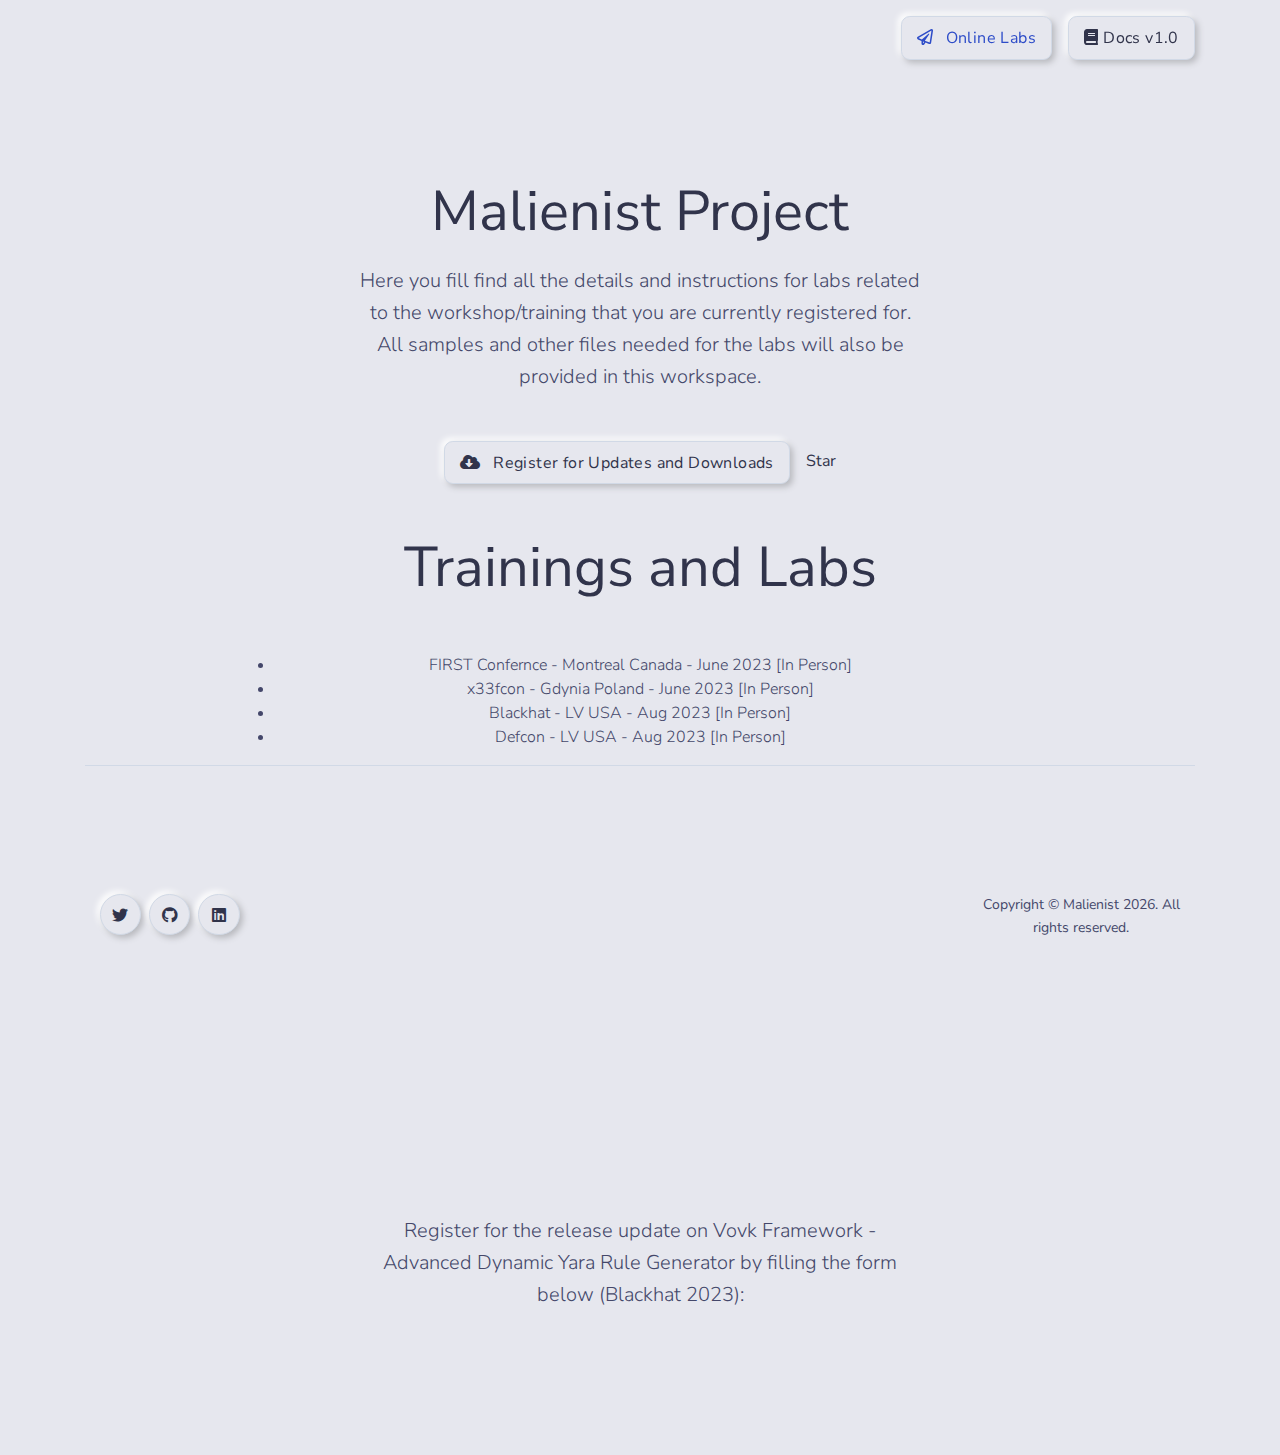
<file: index.html>
<!--

=========================================================
* Neumorphism UI - v1.0.0
=========================================================

* Product Page: https://themesberg.com/product/ui-kits/neumorphism-ui
* Copyright 2020 Themesberg MIT LICENSE (https://www.themesberg.com/licensing#mit)

* Coded by https://themesberg.com

=========================================================

* The above copyright notice and this permission notice shall be included in all copies or substantial portions of the Software.

-->
<!DOCTYPE html>
<html lang="en">

<head> 
    <meta http-equiv="Content-Type" content="text/html; charset=utf-8" />
<!-- Primary Meta Tags -->
<title>Malienist Project</title>
<meta name="viewport" content="width=device-width, initial-scale=1, shrink-to-fit=no">
<meta name="title" content="Neumorphism UI">
<meta name="author" content="Themesberg">

<link rel="canonical" href="https://themesberg.com/product/ui-kits/neumorphism-ui/" />

<!--  Social tags -->
<meta name="keywords" content="neumorphism, neumorphism ui, neomorphism, neomorphism ui, neomorphism css, neumorphism css, neumorph, neumorphic, design system, login, form, table, tables, card, cards, navbar, modal, icons, icons, map, chat, carousel, menu, datepicker, gallery, slider, date, social, dropdown, search, tab, nav, footer, date picker, forms, tabs, time, button, select, input, timeline, cart, about us, account, log in, blog, profile, portfolio, landing page, ecommerce, shop, landing, register, app, contact, one page, sign up, signup, store, bootstrap 4, bootstrap4, dashboard, bootstrap 4 dashboard, bootstrap 4 design, bootstrap 4 system, bootstrap 4, bootstrap 4 uit kit, bootstrap 4 kit, themesberg, html kit, html css template, web template, bootstrap, bootstrap 4, css3 template, frontend, responsive bootstrap template, bootstrap ui kit, responsive ui kit">
<meta name="description" content="Start developing neumorphic web applications and pages using Neumorphism UI. It features over 100 individual components and 5 example pages.">

<!-- Schema.org markup for Google+ -->
<meta itemprop="name" content="Neumorphism UI by Themesberg">
<meta itemprop="description" content="Start developing neumorphic web applications and pages using Neumorphism UI. It features over 100 individual components and 5 example pages.">
<meta itemprop="image" content="https://themesberg.s3.us-east-2.amazonaws.com/public/products/neumorphism-ui/neumorphism-thumbnail.jpg">

<!-- Twitter Card data -->
<meta name="twitter:card" content="product">
<meta name="twitter:site" content="@themesberg">
<meta name="twitter:title" content="Neumorphism UI by Themesberg">
<meta name="twitter:description" content="Start developing neumorphic web applications and pages using Neumorphism UI. It features over 100 individual components and 5 example pages.">
<meta name="twitter:creator" content="@themesberg">
<meta name="twitter:image" content="https://themesberg.s3.us-east-2.amazonaws.com/public/products/neumorphism-ui/neumorphism-thumbnail.jpg">

<!-- Open Graph data -->
<meta property="fb:app_id" content="214738555737136">
<meta property="og:title" content="Neumorphism UI by Themesberg" />
<meta property="og:type" content="article" />
<meta property="og:url" content="https://demo.themesberg.com/neumorphism-ui/" />
<meta property="og:image" content="https://themesberg.s3.us-east-2.amazonaws.com/public/products/neumorphism-ui/neumorphism-thumbnail.jpg"/>
<meta property="og:description" content="Start developing neumorphic web applications and pages using Neumorphism UI. It features over 100 individual components and 5 example pages." />
<meta property="og:site_name" content="Themesberg" />

<!-- Favicon -->
<link rel="apple-touch-icon" sizes="120x120" href="./assets/img/favicon/apple-touch-icon.png">
<link rel="icon" type="image/png" sizes="32x32" href="./assets/img/favicon/favicon-32x32.png">
<link rel="icon" type="image/png" sizes="16x16" href="./assets/img/favicon/favicon-16x16.png">
<link rel="manifest" href="./assets/img/favicon/site.webmanifest">
<link rel="mask-icon" href="./assets/img/favicon/safari-pinned-tab.svg" color="#ffffff">
<meta name="msapplication-TileColor" content="#ffffff">
<meta name="theme-color" content="#ffffff">

<!-- Fontawesome -->
<link type="text/css" href="./vendor/@fortawesome/fontawesome-free/css/all.min.css" rel="stylesheet">

<!-- Pixel CSS -->
<link type="text/css" href="./css/neumorphism.css" rel="stylesheet">

<!-- NOTICE: You can use the _analytics.html partial to include production code specific code & trackers -->

</head>

<body>
    <header class="header-global">
    <nav id="navbar-main" aria-label="Primary navigation" class="navbar navbar-main navbar-expand-lg navbar-theme-primary headroom navbar-light navbar-transparent navbar-theme-primary">
        <div class="container position-relative">
                       <div class="navbar-collapse collapse" id="navbar_global">
                <div class="navbar-collapse-header">
                    <div class="row">
                        <div class="col-6 collapse-brand">
                            <a href="./index.html" class="navbar-brand shadow-soft py-2 px-3 rounded border border-light">
                                <img src="./assets/img/brand/dark.svg" alt="Themesberg logo">
                            </a>
                        </div>
                        <div class="col-6 collapse-close">
                            <a href="#navbar_global" class="fas fa-times" data-toggle="collapse" data-target="#navbar_global" aria-controls="navbar_global" aria-expanded="false" title="close" aria-label="Toggle navigation"></a>
                        </div>
                    </div>
                </div>
                
            </div>
            <div class="d-flex align-items-center">
                <a href="" target="_blank" class="btn btn-primary text-secondary mr-3"><i class="far fa-paper-plane mr-2"></i> Online Labs</a>
                <a href="" target="_blank" class="btn btn-primary d-none d-md-inline-block"><i class="fas fa-book"></i> Docs v1.0</a>
                <button class="navbar-toggler ml-2" type="button" data-toggle="collapse" data-target="#navbar_global" aria-controls="navbar_global" aria-expanded="false" aria-label="Toggle navigation">
                    <span class="navbar-toggler-icon"></span>
                </button>
            </div>
        </div>
    </nav>
</header>
    <main>

        <!-- Hero -->
        <section class="section section bg-soft pb-5 overflow-hidden z-2">
            <div class="container z-2">
                <div class="row justify-content-center text-center pt-6">
                    <div class="col-lg-8 col-xl-8">
                        <h1 class="display-2 mb-3">Malienist Project</h1>
                        <p class="lead px-md-6 mb-5">Here you fill find all the details and instructions for labs related to the workshop/training that you are currently registered for. All samples and other files needed for the labs will also be provided in this workspace. </p>
                        <div class="d-flex flex-column flex-wrap flex-md-row justify-content-md-center mb-5">
                            <a href="#reg" class="btn btn-primary mb-3 mb-lg-0 mr-3"><i class="fas fa-cloud-download-alt mr-2"></i> Register for Updates and Downloads</a>
                            <div class="mt-2">
                                <a class="github-button" href="hhttps://github.com/malienist" data-color-scheme="no-preference: dark; light: light; dark: light;" data-icon="octicon-star" data-size="large" data-show-count="true" aria-label="Star themesberg/neumorphism-ui on GitHub">Star</a>
                            </div>
                        </div>
                   
                        <h1 class="display-2 mb-3">Trainings and Labs</h1>
                        <p class="lead px-md-6 mb-5">
<li> FIRST Confernce - Montreal Canada - June 2023 [In Person]</li>
<li> x33fcon - Gdynia Poland - June 2023 [In Person]</li>
<li> Blackhat - LV USA - Aug 2023 [In Person]</li>
<li> Defcon - LV USA - Aug 2023 [In Person]</li>

</p>
</div>
</div>

      







    <footer class="d-flex pb-5 pt-6 pt-md-7 border-top border-light bg-primary">
    <div class="container">
        <div class="row">
            <div class="col-lg-4">
               
                <ul class="d-flex list-unstyled mb-5 mb-lg-0">
                    <li class="mr-2">
                        <a href="https://twitter.com/vishUwell" target="_blank" class="btn btn-icon-only btn-pill btn-primary" aria-label="twitter social link"
                        data-toggle="tooltip" data-placement="top" title="Follow @malienist on Twitter">
                            <span aria-hidden="true" class="fab fa-twitter"></span>
                        </a>
                    </li>
                                       
                    <li class="mr-2">
                        <a href="https://github.com/malienist" target="_blank" class="btn btn-icon-only btn-pill btn-primary" aria-label="github social link"
                        data-toggle="tooltip" data-placement="top" title="Open source projects">
                            <span aria-hidden="true" class="fab fa-github"></span>
                        </a>
                    </li>
                    <li>
                        <a href="https://www.linkedin.com/in/malienist/" target="_blank" class="btn btn-icon-only btn-pill btn-primary" aria-label="dribbble social link"
                        data-toggle="tooltip" data-placement="top" title="Follow on LinkedIn">
                            <span aria-hidden="true" class="fab fa-linkedin"></span>
                        </a>
                    </li>
                </ul>
            </div>
                                           </div>
                                   </div>
                                
        <hr class="my-5">
        <div class="row">
            <div class="col">
                
            <div class="d-flex text-center justify-content-center align-items-center" role="contentinfo">
                <p class="font-weight-normal font-small mb-0">Copyright © Malienist
                    <span class="current-year">2020</span>. All rights reserved.</p>
                </div>
            </div>
        </div>
   
</footer>

 <section id="reg" class="section section bg-soft pb-5 overflow-hidden z-2">
            <div class="container z-2">
                <div class="row justify-content-center text-center pt-6">
                    <div class="col-lg-8 col-xl-8">
 <p class="lead px-md-6 mb-5">Register for the release update on Vovk Framework - Advanced Dynamic Yara Rule Generator by filling the form below (Blackhat 2023): </p> 

                        <script charset="utf-8" type="text/javascript" src="//js.hsforms.net/forms/embed/v2.js"></script>
<script>
  hbspt.forms.create({
    region: "na1",
    portalId: "7500317",
    formId: "10ec5dad-80a7-4511-854a-961d232d4153"
  });
</script>
                    </div>
                </div>
            </div>
        </section>


    <!-- Core -->
<script src="./vendor/jquery/dist/jquery.min.js"></script>
<script src="./vendor/popper.js/dist/umd/popper.min.js"></script>
<script src="./vendor/bootstrap/dist/js/bootstrap.min.js"></script>
<script src="./vendor/headroom.js/dist/headroom.min.js"></script>

<!-- Vendor JS -->
<script src="./vendor/onscreen/dist/on-screen.umd.min.js"></script>
<script src="./vendor/nouislider/distribute/nouislider.min.js"></script>
<script src="./vendor/bootstrap-datepicker/dist/js/bootstrap-datepicker.min.js"></script>
<script src="./vendor/waypoints/lib/jquery.waypoints.min.js"></script>
<script src="./vendor/jarallax/dist/jarallax.min.js"></script>
<script src="./vendor/jquery.counterup/jquery.counterup.min.js"></script>
<script src="./vendor/jquery-countdown/dist/jquery.countdown.min.js"></script>
<script src="./vendor/smooth-scroll/dist/smooth-scroll.polyfills.min.js"></script>
<script src="./vendor/prismjs/prism.js"></script>

<script async defer src="https://buttons.github.io/buttons.js"></script>

<!-- Neumorphism JS -->
<script src="./assets/js/neumorphism.js"></script>
</body>

</html>
</file>
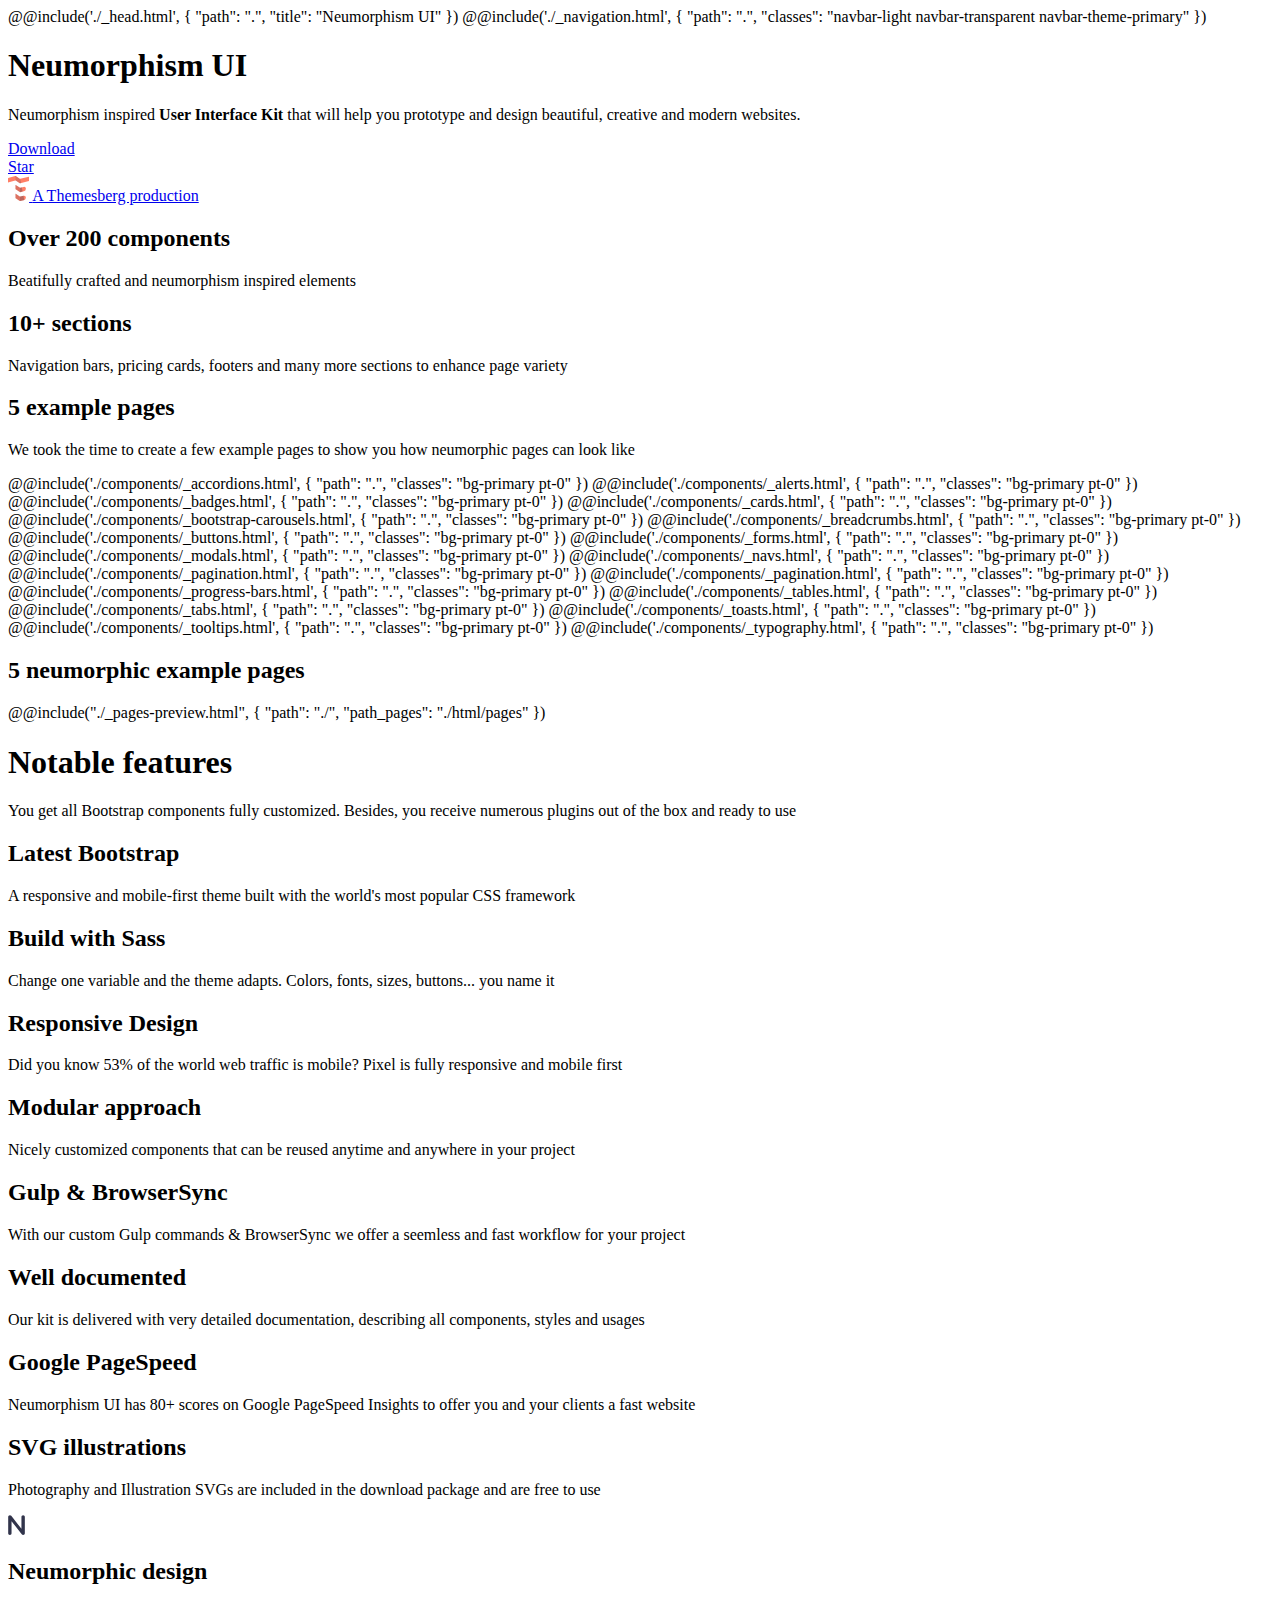
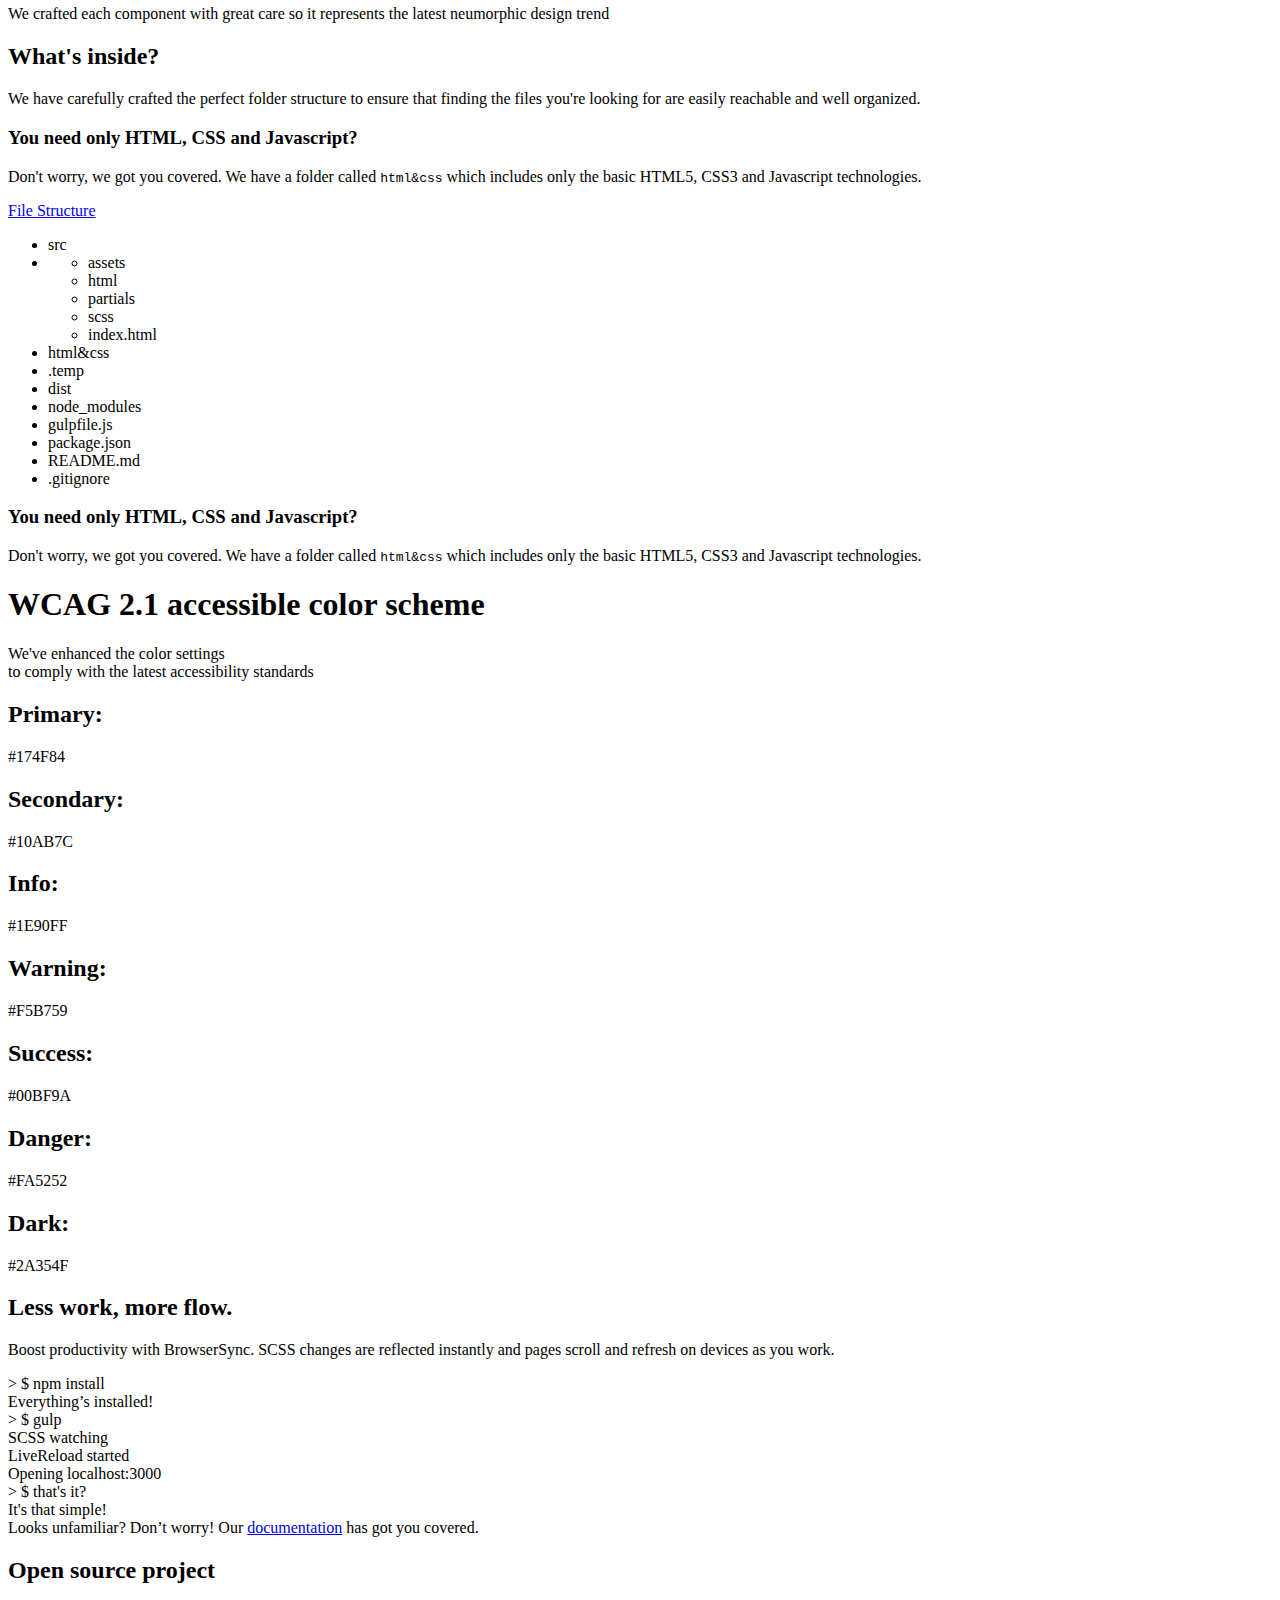
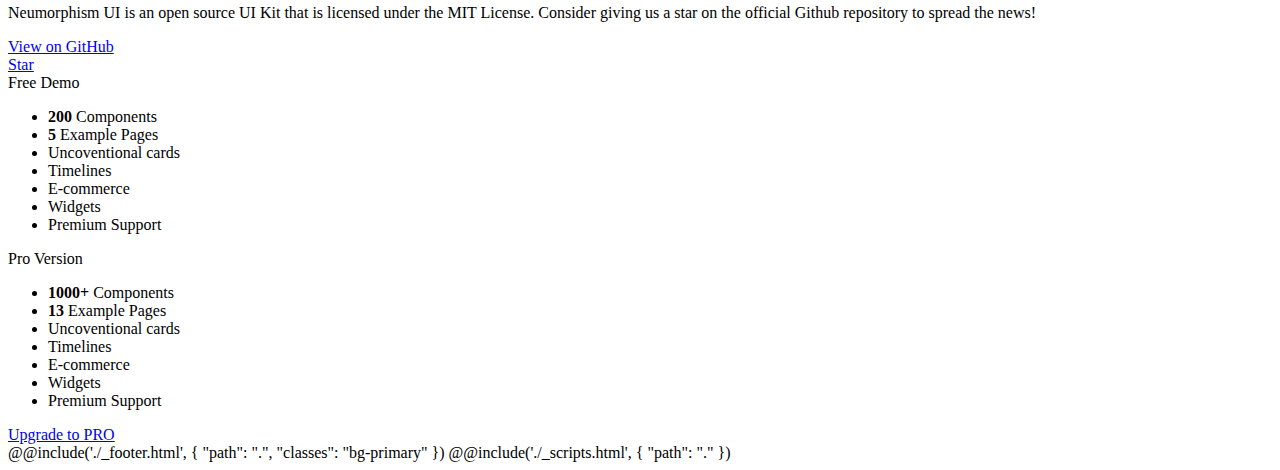
<file: src/index.html>
<!--

=========================================================
* Neumorphism UI - v1.0.0
=========================================================

* Product Page: https://themesberg.com/product/ui-kits/neumorphism-ui
* Copyright 2020 Themesberg MIT LICENSE (https://www.themesberg.com/licensing#mit)

* Coded by https://themesberg.com

=========================================================

* The above copyright notice and this permission notice shall be included in all copies or substantial portions of the Software.

-->
<!DOCTYPE html>
<html lang="en">

<head> 
    @@include('./_head.html', {
        "path": ".",
        "title": "Neumorphism UI"
    })
</head>

<body>
    @@include('./_navigation.html', {
        "path": ".",
        "classes": "navbar-light navbar-transparent navbar-theme-primary"
    })
    <main>

        <!-- Hero -->
        <section class="section section bg-soft pb-5 overflow-hidden z-2">
            <div class="container z-2">
                <div class="row justify-content-center text-center pt-6">
                    <div class="col-lg-8 col-xl-8">
                        <h1 class="display-2 mb-3">Neumorphism UI</h1>
                        <p class="lead px-md-6 mb-5">Neumorphism inspired <strong>User Interface Kit</strong> that will help you prototype and design beautiful, creative and modern websites.</p>
                        <div class="d-flex flex-column flex-wrap flex-md-row justify-content-md-center mb-5">
                            <a href="https://themesberg.com/product/ui-kits/neumorphism-ui" target="_blank" class="btn btn-primary mb-3 mb-lg-0 mr-3"><i class="fas fa-cloud-download-alt mr-2"></i> Download</a>
                            <div class="mt-2">
                                <a class="github-button" href="https://github.com/themesberg/neumorphism-ui" data-color-scheme="no-preference: dark; light: light; dark: light;" data-icon="octicon-star" data-size="large" data-show-count="true" aria-label="Star themesberg/neumorphism-ui on GitHub">Star</a>
                            </div>
                        </div>
                        <a href="https://themesberg.com" target="_blank" class="d-flex align-items-center justify-content-center flex-column">
                            <img src="./assets/img/themesberg.svg" height="25" class="mb-3" alt="Themesberg Logo">
                            <span class="text-muted font-small">A Themesberg production</span>
                        </a>
                    </div>
                </div>
            </div>
        </section>
        <section class="section section-lg">
            <div class="container">
                <div class="row">
                    <div class="col-12 col-md-4">
                        <!-- Icon box -->
                        <div class="icon-box text-center mb-5 mb-md-0">
                            <div class="icon icon-shape icon-lg bg-soft shadow-soft border border-light rounded-circle mb-3">
                                <span class="fas fa-box-open"></span>
                            </div>
                            <h2 class="h5 my-3">Over 200 components</h2>
                            <p class="px-lg-4">Beatifully crafted and neumorphism inspired elements</p>
                        </div>
                        <!-- End of Icon box -->
                    </div>
                    <div class="col-12 col-md-4 mb-5 mb-md-0">
                        <!-- Icon box -->
                        <div class="icon-box text-center">
                            <div class="icon icon-shape icon-lg bg-soft shadow-soft border border-light rounded-circle mb-3">
                                <span class="fas fa-pager"></span>
                            </div>
                            <h2 class="h5 my-3">10+ sections</h2>
                            <p class="px-lg-4">Navigation bars, pricing cards, footers and many more sections to enhance page variety</p>
                        </div>
                        <!-- End of Icon box -->
                    </div>
                    <div class="col-12 col-md-4 mb-5 mb-md-0">
                        <!-- Icon box -->
                        <div class="icon-box text-center">
                            <div class="icon icon-shape icon-lg bg-soft shadow-soft border border-light rounded-circle mb-3">
                                <span class="far fa-file-alt"></span>
                            </div>
                            <h2 class="h5 my-3">5 example pages</h2>
                            <p class="px-lg-4">We took the time to create a few example pages to show you how neumorphic pages can look like</p>
                        </div>
                        <!-- End of Icon box -->
                    </div>
                </div>
            </div>
        </section>

        @@include('./components/_accordions.html', {
            "path": ".",
            "classes": "bg-primary pt-0"
        })

        @@include('./components/_alerts.html', {
            "path": ".",
            "classes": "bg-primary pt-0"
        })

        @@include('./components/_badges.html', {
            "path": ".",
            "classes": "bg-primary pt-0"
        })

        @@include('./components/_cards.html', {
            "path": ".",
            "classes": "bg-primary pt-0"
        })

        @@include('./components/_bootstrap-carousels.html', {
            "path": ".",
            "classes": "bg-primary pt-0"
        })

        @@include('./components/_breadcrumbs.html', {
            "path": ".",
            "classes": "bg-primary pt-0"
        })

        @@include('./components/_buttons.html', {
            "path": ".",
            "classes": "bg-primary pt-0"
        })

        @@include('./components/_forms.html', {
            "path": ".",
            "classes": "bg-primary pt-0"
        })

        @@include('./components/_modals.html', {
            "path": ".",
            "classes": "bg-primary pt-0"
        })

        @@include('./components/_navs.html', {
            "path": ".",
            "classes": "bg-primary pt-0"
        })

        @@include('./components/_pagination.html', {
            "path": ".",
            "classes": "bg-primary pt-0"
        })

        @@include('./components/_pagination.html', {
            "path": ".",
            "classes": "bg-primary pt-0"
        })

        @@include('./components/_progress-bars.html', {
            "path": ".",
            "classes": "bg-primary pt-0"
        })

        @@include('./components/_tables.html', {
            "path": ".",
            "classes": "bg-primary pt-0"
        })

        @@include('./components/_tabs.html', {
            "path": ".",
            "classes": "bg-primary pt-0"
        })

        @@include('./components/_toasts.html', {
            "path": ".",
            "classes": "bg-primary pt-0"
        })

        @@include('./components/_tooltips.html', {
            "path": ".",
            "classes": "bg-primary pt-0"
        })

        @@include('./components/_typography.html', {
            "path": ".",
            "classes": "bg-primary pt-0"
        })

        <!-- si asa mai departe -->
        
        <section class="section section-md bg-soft">
            <div class="container">
                <div class="row justify-content-center mb-5 mb-lg-6">
                    <div class="col-12 text-center">
                        <h2 class="h1 px-lg-5">5 neumorphic example pages</h2>
                    </div>
                </div>
    
                @@include("./_pages-preview.html", {
                    "path": "./",
                    "path_pages": "./html/pages"
                })

            </div>
        </section>
        <section class="section section-lg bg-soft">
            <div class="container">
                <div class="row justify-content-center">
                    <div class="col-lg-8 text-center">
                        <h1 class="font-weight-light">Notable <span class="font-weight-bold">features</span></h1>
                        <p class="lead">You get all Bootstrap components fully customized. Besides, you receive numerous plugins out of the box and ready to use</p>
                    </div>
                </div>
                <div class="row mt-6">
                    <div class="col-md-4">
                        <!-- Icon box -->
                        <div class="icon-box text-center mb-5">
                            <div class="icon icon-shape icon-shape-sm shadow-soft border border-light rounded-circle">
                                <span class="fab fa-bootstrap"></span>
                            </div>
                            <h2 class="h5 my-3">Latest Bootstrap</h2>
                            <p>A responsive and mobile-first theme built with the world's most popular CSS framework</p>
                        </div>
                        <!-- End of Icon box -->
                    </div>
                    <div class="col-md-4">
                        <!-- Icon box -->
                        <div class="icon-box text-center mb-5">
                            <div class="icon icon-shape icon-shape-sm shadow-soft border border-light rounded-circle">
                                <span class="fab fa-sass"></span>
                            </div>
                            <h2 class="h5 my-3">Build with Sass</h2>
                            <p>Change one variable and the theme adapts. Colors, fonts, sizes, buttons... you name it
                            </p>
                        </div>
                        <!-- End of Icon box -->
                    </div>
                    <div class="col-md-4">
                        <!-- Icon box -->
                        <div class="icon-box text-center mb-5">
                            <div class="icon icon-shape icon-shape-sm shadow-soft border border-light rounded-circle">
                                <span class="fas fa-mobile-alt"></span>
                            </div>
                            <h2 class="h5 my-3">Responsive Design</h2>
                            <p>Did you know 53% of the world web traffic is mobile? Pixel is fully responsive and mobile first</p>
                        </div>
                        <!-- End of Icon box -->
                    </div>
                    <div class="col-md-4">
                        <!-- Icon box -->
                        <div class="icon-box text-center mb-5">
                            <div class="icon icon-shape icon-shape-sm shadow-soft border border-light rounded-circle">
                                <span class="fas fa-puzzle-piece"></span>
                            </div>
                            <h2 class="h5 my-3">Modular approach</h2>
                            <p>Nicely customized components that can be reused anytime and anywhere in your project</p>
                        </div>
                        <!-- End of Icon box -->
                    </div>
                    <div class="col-md-4">
                        <!-- Icon box -->
                        <div class="icon-box text-center mb-5">
                            <div class="icon icon-shape icon-shape-sm shadow-soft border border-light rounded-circle">
                                <span class="fab fa-gulp"></span>
                            </div>
                            <h2 class="h5 my-3">Gulp & BrowserSync</h2>
                            <p>With our custom Gulp commands & BrowserSync we offer a seemless and fast workflow for your project</p>
                        </div>
                        <!-- End of Icon box -->
                    </div>
                    <div class="col-md-4">
                        <!-- Icon box -->
                        <div class="icon-box text-center mb-5">
                            <div class="icon icon-shape icon-shape-sm shadow-soft border border-light rounded-circle">
                                <span class="fas fa-file-alt"></span>
                            </div>
                            <h2 class="h5 my-3">Well documented</h2>
                            <p>Our kit is delivered with very detailed documentation, describing all components, styles and usages</p>
                        </div>
                        <!-- End of Icon box -->
                    </div>
                    <div class="col-md-4">
                        <!-- Icon box -->
                        <div class="icon-box text-center">
                            <div class="icon icon-shape icon-shape-sm shadow-soft border border-light rounded-circle">
                                <span class="fas fa-tachometer-alt"></span>
                            </div>
                            <h2 class="h5 my-3">Google PageSpeed</h2>
                            <p>Neumorphism UI has 80+ scores on Google PageSpeed Insights to offer you and your clients a fast website
                            </p>
                        </div>
                        <!-- End of Icon box -->
                    </div>
                    <div class="col-md-4">
                        <!-- Icon box -->
                        <div class="icon-box text-center mb-5">
                            <div class="icon icon-shape icon-shape-sm shadow-soft border border-light rounded-circle">
                                <span class="fas fa-image"></span>
                            </div>
                            <h2 class="h5 my-3">SVG illustrations</h2>
                            <p>Photography and Illustration SVGs are included in the download package and are free to use
                            </p>
                        </div>
                        <!-- End of Icon box -->
                    </div>
                    <div class="col-md-4">
                        <!-- Icon box -->
                        <div class="icon-box text-center mb-5">
                            <div class="icon icon-shape icon-shape-sm shadow-soft border border-light rounded-circle">
                                <img class="navbar-brand-dark" style="height: 20px;" src="./assets/img/brand/dark.svg" alt="Neumorphism logo">
                            </div>
                            <h2 class="h5 my-3">Neumorphic design</h2>
                            <p>We crafted each component with great care so it represents the latest neumorphic design trend</p>
                        </div>
                        <!-- End of Icon box -->
                    </div>
                </div>
            </div>
        </section>
        <section class="section section-lg bg-soft">
            <div class="container">
                <div class="row justify-content-center mb-5 mb-lg-6">
                    <div class="col-12 text-center">
                        <h2 class="h1 px-lg-5">What's inside?</h2>
                        <p class="lead px-lg-8">We have carefully crafted the perfect folder structure to ensure that finding the files you're looking for are easily reachable and well organized.</p>
                    </div>
                </div>
                <div class="row d-flex align-items-center">
                    <div class="col-12 col-lg-6 mb-4">
                        <div class="d-none d-lg-block mt-5">
                            <h3 class="h4">You need only HTML, CSS and Javascript?</h3>
                            <p class="lead mb-4">Don't worry, we got you covered. We have a folder called <code class="text-danger">html&css</code> which includes only the basic HTML5, CSS3 and Javascript technologies.</p>
                            <a href="https://themesberg.com/docs/neumorphism-ui/getting-started/file-structure/" target="_blank" class="btn btn-primary"><span class="fas fa-book mr-2"></span> File Structure</a>
                        </div>
                    </div>
                    <div class="col-12 col-lg-6 order-lg-first d-flex justify-content-center">
                        <ul class="d-block fmw-100 list-style-none folder-structure">
                            <li data-toggle="tooltip" data-placement="left" title="Main folder that you will be working with"><span class="fas fa-folder mr-2"></span>src</li>
                            <li>
                                <ul class="list-style-none pl-4">
                                    <li data-toggle="tooltip" data-placement="left" title="CSS, Images, Fonts and Javascript"><span class="fas fa-folder mr-2"></span> assets</li>
                                    <li data-toggle="tooltip" data-placement="left" title="HTML templates"><span class="fas fa-folder mr-2"></span> html</li>
                                    <li data-toggle="tooltip" data-placement="left" title="Partials are HTML snippets that are included in multiple pages, such as the menu or footer"><span class="fas fa-folder mr-2"></span> partials</li>
                                    <li data-toggle="tooltip" data-placement="left" title="Sass source files"><span class="fas fa-folder mr-2"></span> scss</li>
                                    <li data-toggle="tooltip" data-placement="left" title="The page you're looking at right now. Call it inception."><span class="fab fa-html5 mr-2 text-secondary"></span> index.html</li>
                                </ul>
                            </li>
                            <li data-toggle="tooltip" data-placement="left" title="Neumorphism UI with only HTML, CSS and Javascript"><span class="fas fa-folder mr-2 text-muted"></span> html&css</li>
                            <li data-toggle="tooltip" data-placement="left" title="Temporary folder that is created when serving files with BrowserSync"><span class="fas fa-folder text-muted mr-2"></span>.temp</li>
                            <li data-toggle="tooltip" data-placement="left" title="Minified version of the project"><span class="fas fa-folder mr-2 text-muted"></span> dist</li>
                            <li data-toggle="tooltip" data-placement="left" title="Project dependencies from package.json"><span class="fas fa-folder text-muted mr-2"></span> node_modules
                            </li>
                            <li data-toggle="tooltip" data-placement="left" title="Development workflow commands. We have them well documented."><span class="fab fa-js-square mr-2 text-warning"></span> gulpfile.js</li>
                            <li data-toggle="tooltip" data-placement="left" title="Project details and dependencies."><span class="fas fa-file-code mr-2 text-tertiary"></span> package.json</li>
                            <li data-toggle="tooltip" data-placement="left" title="No project can miss a README :)"><span class="fas fa-file-code mr-2 text-tertiary"></span> README.md</li>
                            <li data-toggle="tooltip" data-placement="left" title="This file ensures that generated files and folder are ignored by Git. (eg. node_modules)">
                                <span class="fas fa-file-code mr-2 text-tertiary"></span> .gitignore</li>
                        </ul>
                    </div>
                    <div class="col-12 mt-5 d-lg-none">
                        <h3 class="h5">You need only HTML, CSS and Javascript?</h3>
                        <p>Don't worry, we got you covered. We have a folder called <code class="text-danger">html&css</code> which includes only the basic HTML5, CSS3 and Javascript technologies.</p>
                    </div>
                </div>
            </div>
        </section>
        <section class="section section-lg bg-soft">
            <div class="container">
                <div class="row justify-content-center text-center">
                    <div class="col-lg-10 col-xl-12">
                        <h1 class="font-weight-light mb-4">WCAG 2.1 accessible <span class="font-weight-bold">color scheme</span>
                        </h1>
                        <p class="lead">
                            We've enhanced the color settings <br> to comply with the latest accessibility standards
                        </p>
                    </div>
                </div>
                <div class="row mt-6">
                    <div class="col-md-6 col-sm-6 col-lg-3">
                        <div class="card shadow-soft border-light bg-light p-5 text-center mb-4">
                            <div class="color-shape rounded bg-soft m-auto"></div>
                            <div class="mt-4">
                                <h2 class="h5 text-dark">Primary:</h2>
                                <span class="font-weight-bold text-dark">#174F84</span>
                            </div>
                        </div>
                    </div>
                    <div class="col-md-6 col-sm-6 col-lg-3">
                        <div class="card shadow-soft border-light bg-soft p-5 text-center mb-4">
                            <div class="color-shape rounded bg-secondary m-auto"></div>
                            <div class="mt-4">
                                <h2 class="h5 text-dark">Secondary:</h2>
                                <span class="font-weight-bold text-dark">#10AB7C</span>
                            </div>
                        </div>
                    </div>
                    <div class="col-md-6 col-sm-6 col-lg-3">
                        <div class="card shadow-soft border-light bg-soft p-5 text-center mb-4">
                            <div class="color-shape rounded bg-info m-auto"></div>
                            <div class="mt-4 text-dark">
                                <h2 class="h5">Info:</h2>
                                <span class="font-weight-bold text-dark">#1E90FF</span>
                            </div>
                        </div>
                    </div>
                    <div class="col-md-6 col-sm-6 col-lg-3">
                        <div class="card shadow-soft border-light bg-soft p-5 text-center mb-4">
                            <div class="color-shape rounded bg-warning m-auto"></div>
                            <div class="mt-4 text-dark">
                                <h2 class="h5">Warning:</h2>
                                <span class="font-weight-bold text-dark">#F5B759</span>
                            </div>
                        </div>
                    </div>
                    <div class="col-md-6 col-sm-6 col-lg-3">
                        <div class="card shadow-soft border-light bg-soft p-5 text-center mb-4">
                            <div class="color-shape rounded bg-success m-auto"></div>
                            <div class="mt-4 text-dark">
                                <h2 class="h5">Success:</h2>
                                <span class="font-weight-bold text-dark">#00BF9A</span>
                            </div>
                        </div>
                    </div>
                    <div class="col-md-6 col-sm-6 col-lg-3">
                        <div class="card shadow-soft border-light bg-soft p-5 text-center mb-4">
                            <div class="color-shape rounded bg-danger m-auto"></div>
                            <div class="mt-4 text-dark">
                                <h2 class="h5">Danger:</h2>
                                <span class="font-weight-bold text-dark">#FA5252</span>
                            </div>
                        </div>
                    </div>
                    <div class="col-md-6 col-sm-6 col-lg-3">
                        <div class="card shadow-soft border-light bg-soft p-5 text-center mb-4">
                            <div class="color-shape rounded bg-dark m-auto"></div>
                            <div class="mt-4">
                                <h2 class="h5 text-dark">Dark:</h2>
                                <span class="font-weight-bold text-dark">#2A354F</span>
                            </div>
                        </div>
                    </div>
                </div>
            </div>
        </section>
        <section class="section section-lg bg-soft">
            <div class="container">
                <div class="row justify-content-center text-center text-dark mb-5">
                    <div class="col-lg-9 col-xl-8">
                        <h2 class="h1 font-weight-light mb-3">Less <span class="font-weight-bold">work</span>, more <span class="font-weight-bold">flow</span>.</h2>
                        <p class="lead">
                            Boost productivity with BrowserSync. SCSS changes are reflected instantly and pages scroll and refresh on devices as you work.
                        </p>
                    </div>
                </div>
                <div class="row justify-content-center mb-6">
                    <div class="col-md-10 col-xl-9">
                        <div class="position-relative">
                            <div class="rounded shadow-soft border border-light bg-soft p-4 mb-2">
                                <div class="mb-3">
                                    <div class="font-weight-normal">&gt; $ npm install</div>
                                    <div class="text-muted">Everything’s installed!</div>
                                </div>
                                <div class="mb-3">
                                    <div class="font-weight-normal">&gt; $ gulp</div>
                                    <div class="text-muted">SCSS watching</div>
                                    <div class="text-muted">LiveReload started</div>
                                    <div class="text-muted">Opening localhost:3000</div>
                                </div>
                                <div>
                                    <div class="font-weight-normal">&gt; $ that's it?</div>
                                    <div class="text-muted">It's that simple!</div>
                                </div>
                            </div>
                        </div>
                        <div class="alert alert-dark shadow-soft position-relative mt-4"><span class="fas fa-question-circle mr-2"></span> Looks unfamiliar? Don’t worry! Our <a class="text-dark font-weight-bold text-underline" href="https://themesberg.com/docs/neumorphism-ui/getting-started/quick-start/" target="_blank">documentation</a> has got you covered.</div>
                    </div>
                </div>
            </div>
        </section>
        <section class="section section-lg overflow-hidden">
            <div class="container">
                <div class="row">
                    <div class="col-12 col-lg-8">
                        <h2 class="h1 font-weight-light mb-3"><strong>Open source</strong> project</h2>
                        <p class="lead mb-4">Neumorphism UI is an open source UI Kit that is licensed under the MIT License. Consider giving us a star on the official Github repository to spread the news!</p>
                        <div class="d-flex align-items-center">
                            <a href="https://github.com/themesberg/pixel-bootstrap-ui-kit" target="_blank" class="btn btn-primary mr-4">
                                <span class="fab fa-github mr-1"></span> View on GitHub
                            </a>
                            <!-- Place this tag where you want the button to render. -->
                            <div class="mt-2">
                                <!-- Place this tag where you want the button to render. -->
                                <a class="github-button" href="https://github.com/themesberg/neumorphism-ui" data-color-scheme="no-preference: dark; light: light; dark: light;" data-icon="octicon-star" data-size="large" data-show-count="true" aria-label="Star themesberg/neumorphism-ui on GitHub">Star</a>                            
                            </div>
                        </div>
                    </div>
                    <div class="col-12 col-lg-4">
                        <div class="github-big-icon">
                            <span class="fab fa-github"></span>
                        </div>
                      </div>
                </div>
                <div class="row mt-6">
                    <div class="col-12 col-md-6 col-lg-4 mb-5 mb-lg-0">
                        <div class="card bg-soft shadow-soft border-light p-4">
                            <!-- Header -->
                            <div class="card-header pb-0">
                                <span class="d-block">
                                    <span class="h2 font-weight-bold align-top">Free Demo</span>
                                </span>
                            </div>
                            <!-- End Header -->
                            <!-- Content -->
                            <div class="card-body">
                                <ul class="list-group list-group-flush price-list">
                                    <li class="list-group-item bg-soft pl-0"><strong>200</strong> Components</li>
                                    <li class="list-group-item bg-soft pl-0"><strong>5</strong> Example Pages</li>
                                    <li class="list-group-item bg-soft pl-0"><span class="text-danger"><span class="fas fa-times-circle"></span></span> Uncoventional cards</li>
                                    <li class="list-group-item bg-soft pl-0"><span class="text-danger"><span class="fas fa-times-circle"></span></span> Timelines</li>
                                    <li class="list-group-item bg-soft pl-0"><span class="text-danger"><span class="fas fa-times-circle"></span></span> E-commerce</li>
                                    <li class="list-group-item bg-soft pl-0"><span class="text-danger"><span class="fas fa-times-circle"></span></span> Widgets</li>
                                    <li class="list-group-item bg-soft pl-0 pb-0"><span class="text-danger"><span class="fas fa-times-circle"></span></span> Premium Support</li>
                                </ul>
                            </div>
                            <!-- End Content -->
                        </div>
                    </div>
                    <div class="col-12 col-md-6 col-lg-4 mb-5 mb-lg-0 mt-lg-n4">
                        <div class="card bg-soft shadow-soft border-light p-4">
                            <!-- Header -->
                            <div class="card-header pb-0">
                                <span class="d-block">
                                    <span class="h2 font-weight-bold align-top">Pro Version</span>
                                </span>
                            </div>
                            <!-- End Header -->
                            <!-- Content -->
                            <div class="card-body">
                                <ul class="list-group list-group-flush price-list">
                                    <li class="list-group-item bg-soft pl-0"><strong>1000+</strong> Components</li>
                                    <li class="list-group-item bg-soft pl-0"><strong>13</strong> Example Pages</li>
                                    <li class="list-group-item bg-soft pl-0"><span class="text-success"><span class="fas fa-check-circle"></span></span> Uncoventional cards</li>
                                    <li class="list-group-item bg-soft pl-0"><span class="text-success"><span class="fas fa-check-circle"></span></span> Timelines</li>
                                    <li class="list-group-item bg-soft pl-0"><span class="text-success"><span class="fas fa-check-circle"></span></span> E-commerce</li>
                                    <li class="list-group-item bg-soft pl-0"><span class="text-success"><span class="fas fa-check-circle"></span></span> Widgets</li>
                                    <li class="list-group-item bg-soft border-0 pl-0 pb-0"><span class="text-success"><span class="fas fa-check-circle"></span></span> Premium Support</li>
                                </ul>
                                <a href="https://themesberg.com/product/ui-kits/neumorphism-ui-pro" target="_blank" class="btn btn-block btn-primary text-secondary mt-4 mr-3"><i class="far fa-paper-plane mr-2"></i> Upgrade to PRO</a>
                            </div>
                            <!-- End Content -->
                        </div>
                    </div>
                </div>
            </div>
        </section>
        
    </main>

    @@include('./_footer.html', {
        "path": ".",
        "classes": "bg-primary"
    })

    @@include('./_scripts.html', {
        "path": "."
    })
</body>

</html>
</file>
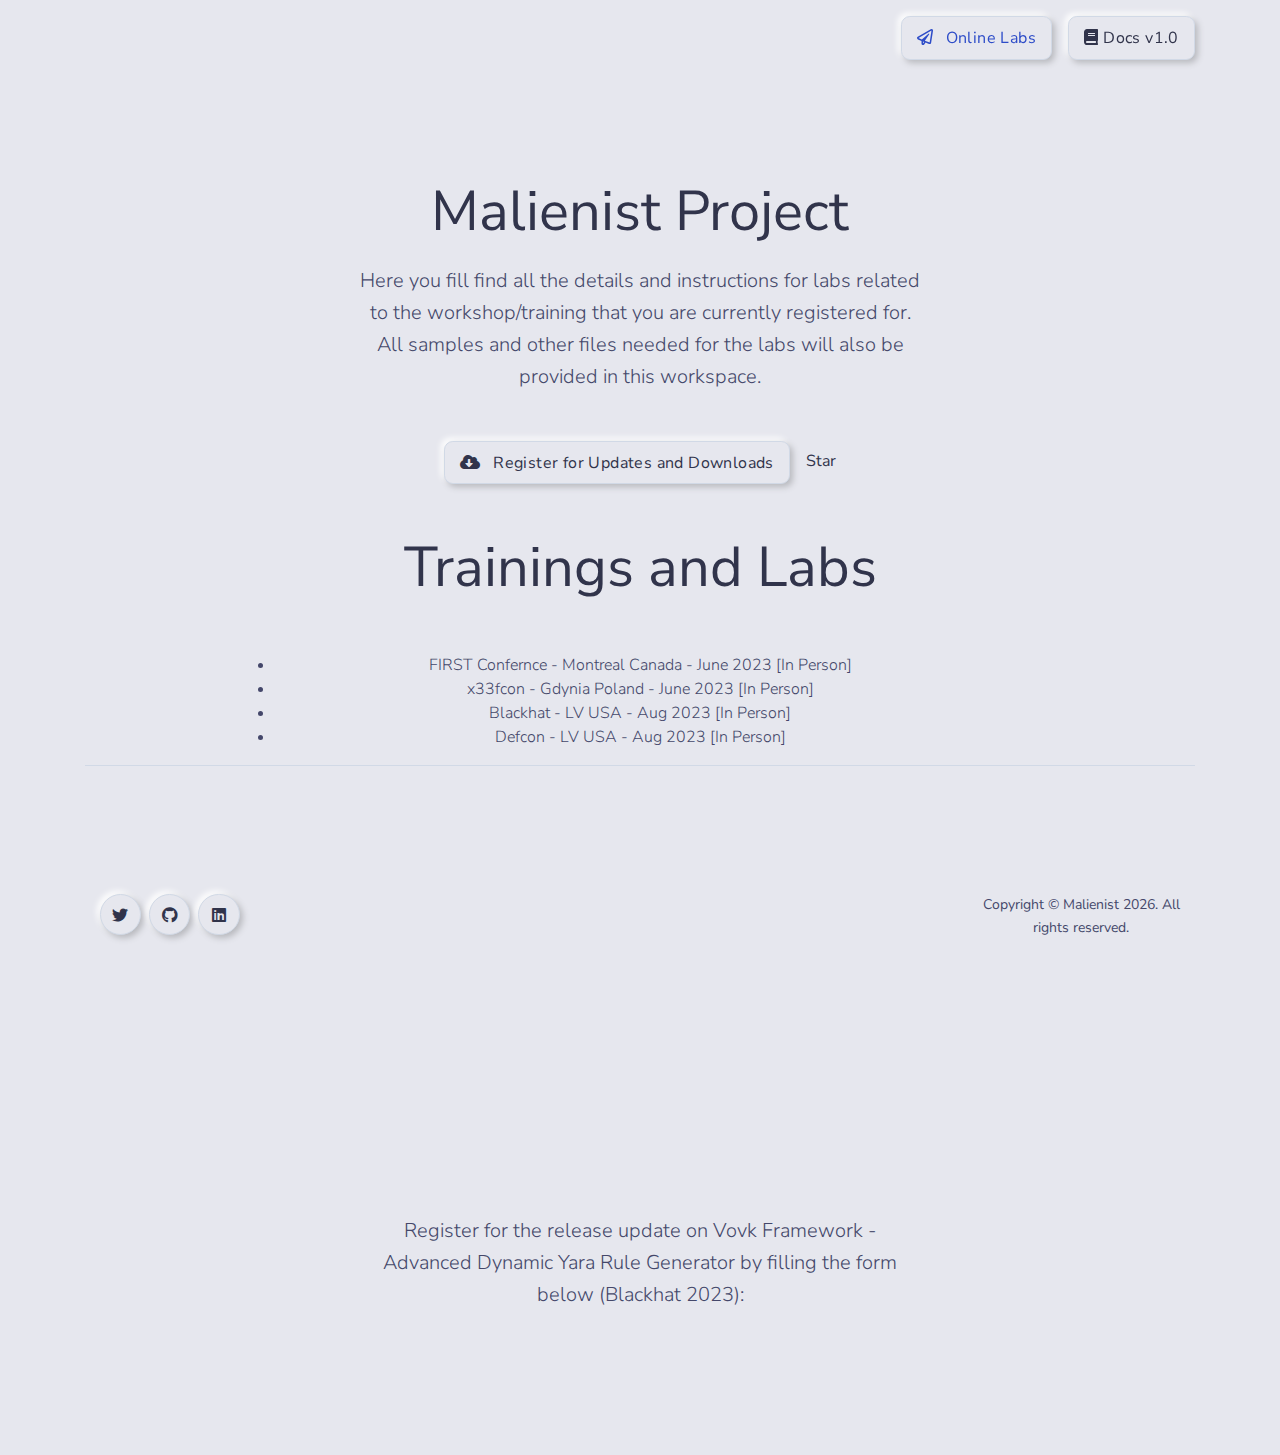
<file: .render_temp_index.html>
<!--

=========================================================
* Neumorphism UI - v1.0.0
=========================================================

* Product Page: https://themesberg.com/product/ui-kits/neumorphism-ui
* Copyright 2020 Themesberg MIT LICENSE (https://www.themesberg.com/licensing#mit)

* Coded by https://themesberg.com

=========================================================

* The above copyright notice and this permission notice shall be included in all copies or substantial portions of the Software.

-->
<!DOCTYPE html>
<html lang="en">

<head> 
    <meta http-equiv="Content-Type" content="text/html; charset=utf-8" />
<!-- Primary Meta Tags -->
<title>Malienist Project</title>
<meta name="viewport" content="width=device-width, initial-scale=1, shrink-to-fit=no">
<meta name="title" content="Neumorphism UI">
<meta name="author" content="Themesberg">

<link rel="canonical" href="https://themesberg.com/product/ui-kits/neumorphism-ui/" />

<!--  Social tags -->
<meta name="keywords" content="neumorphism, neumorphism ui, neomorphism, neomorphism ui, neomorphism css, neumorphism css, neumorph, neumorphic, design system, login, form, table, tables, card, cards, navbar, modal, icons, icons, map, chat, carousel, menu, datepicker, gallery, slider, date, social, dropdown, search, tab, nav, footer, date picker, forms, tabs, time, button, select, input, timeline, cart, about us, account, log in, blog, profile, portfolio, landing page, ecommerce, shop, landing, register, app, contact, one page, sign up, signup, store, bootstrap 4, bootstrap4, dashboard, bootstrap 4 dashboard, bootstrap 4 design, bootstrap 4 system, bootstrap 4, bootstrap 4 uit kit, bootstrap 4 kit, themesberg, html kit, html css template, web template, bootstrap, bootstrap 4, css3 template, frontend, responsive bootstrap template, bootstrap ui kit, responsive ui kit">
<meta name="description" content="Start developing neumorphic web applications and pages using Neumorphism UI. It features over 100 individual components and 5 example pages.">

<!-- Schema.org markup for Google+ -->
<meta itemprop="name" content="Neumorphism UI by Themesberg">
<meta itemprop="description" content="Start developing neumorphic web applications and pages using Neumorphism UI. It features over 100 individual components and 5 example pages.">
<meta itemprop="image" content="https://themesberg.s3.us-east-2.amazonaws.com/public/products/neumorphism-ui/neumorphism-thumbnail.jpg">

<!-- Twitter Card data -->
<meta name="twitter:card" content="product">
<meta name="twitter:site" content="@themesberg">
<meta name="twitter:title" content="Neumorphism UI by Themesberg">
<meta name="twitter:description" content="Start developing neumorphic web applications and pages using Neumorphism UI. It features over 100 individual components and 5 example pages.">
<meta name="twitter:creator" content="@themesberg">
<meta name="twitter:image" content="https://themesberg.s3.us-east-2.amazonaws.com/public/products/neumorphism-ui/neumorphism-thumbnail.jpg">

<!-- Open Graph data -->
<meta property="fb:app_id" content="214738555737136">
<meta property="og:title" content="Neumorphism UI by Themesberg" />
<meta property="og:type" content="article" />
<meta property="og:url" content="https://demo.themesberg.com/neumorphism-ui/" />
<meta property="og:image" content="https://themesberg.s3.us-east-2.amazonaws.com/public/products/neumorphism-ui/neumorphism-thumbnail.jpg"/>
<meta property="og:description" content="Start developing neumorphic web applications and pages using Neumorphism UI. It features over 100 individual components and 5 example pages." />
<meta property="og:site_name" content="Themesberg" />

<!-- Favicon -->
<link rel="apple-touch-icon" sizes="120x120" href="./assets/img/favicon/apple-touch-icon.png">
<link rel="icon" type="image/png" sizes="32x32" href="./assets/img/favicon/favicon-32x32.png">
<link rel="icon" type="image/png" sizes="16x16" href="./assets/img/favicon/favicon-16x16.png">
<link rel="manifest" href="./assets/img/favicon/site.webmanifest">
<link rel="mask-icon" href="./assets/img/favicon/safari-pinned-tab.svg" color="#ffffff">
<meta name="msapplication-TileColor" content="#ffffff">
<meta name="theme-color" content="#ffffff">

<!-- Fontawesome -->
<link type="text/css" href="./vendor/@fortawesome/fontawesome-free/css/all.min.css" rel="stylesheet">

<!-- Pixel CSS -->
<link type="text/css" href="./css/neumorphism.css" rel="stylesheet">

<!-- NOTICE: You can use the _analytics.html partial to include production code specific code & trackers -->

</head>

<body>
    <header class="header-global">
    <nav id="navbar-main" aria-label="Primary navigation" class="navbar navbar-main navbar-expand-lg navbar-theme-primary headroom navbar-light navbar-transparent navbar-theme-primary">
        <div class="container position-relative">
                       <div class="navbar-collapse collapse" id="navbar_global">
                <div class="navbar-collapse-header">
                    <div class="row">
                        <div class="col-6 collapse-brand">
                            <a href="./index.html" class="navbar-brand shadow-soft py-2 px-3 rounded border border-light">
                                <img src="./assets/img/brand/dark.svg" alt="Themesberg logo">
                            </a>
                        </div>
                        <div class="col-6 collapse-close">
                            <a href="#navbar_global" class="fas fa-times" data-toggle="collapse" data-target="#navbar_global" aria-controls="navbar_global" aria-expanded="false" title="close" aria-label="Toggle navigation"></a>
                        </div>
                    </div>
                </div>
                
            </div>
            <div class="d-flex align-items-center">
                <a href="" target="_blank" class="btn btn-primary text-secondary mr-3"><i class="far fa-paper-plane mr-2"></i> Online Labs</a>
                <a href="" target="_blank" class="btn btn-primary d-none d-md-inline-block"><i class="fas fa-book"></i> Docs v1.0</a>
                <button class="navbar-toggler ml-2" type="button" data-toggle="collapse" data-target="#navbar_global" aria-controls="navbar_global" aria-expanded="false" aria-label="Toggle navigation">
                    <span class="navbar-toggler-icon"></span>
                </button>
            </div>
        </div>
    </nav>
</header>
    <main>

        <!-- Hero -->
        <section class="section section bg-soft pb-5 overflow-hidden z-2">
            <div class="container z-2">
                <div class="row justify-content-center text-center pt-6">
                    <div class="col-lg-8 col-xl-8">
                        <h1 class="display-2 mb-3">Malienist Project</h1>
                        <p class="lead px-md-6 mb-5">Here you fill find all the details and instructions for labs related to the workshop/training that you are currently registered for. All samples and other files needed for the labs will also be provided in this workspace. </p>
                        <div class="d-flex flex-column flex-wrap flex-md-row justify-content-md-center mb-5">
                            <a href="#reg" class="btn btn-primary mb-3 mb-lg-0 mr-3"><i class="fas fa-cloud-download-alt mr-2"></i> Register for Updates and Downloads</a>
                            <div class="mt-2">
                                <a class="github-button" href="hhttps://github.com/malienist" data-color-scheme="no-preference: dark; light: light; dark: light;" data-icon="octicon-star" data-size="large" data-show-count="true" aria-label="Star themesberg/neumorphism-ui on GitHub">Star</a>
                            </div>
                        </div>
                   
                        <h1 class="display-2 mb-3">Trainings and Labs</h1>
                        <p class="lead px-md-6 mb-5">
<li> FIRST Confernce - Montreal Canada - June 2023 [In Person]</li>
<li> x33fcon - Gdynia Poland - June 2023 [In Person]</li>
<li> Blackhat - LV USA - Aug 2023 [In Person]</li>
<li> Defcon - LV USA - Aug 2023 [In Person]</li>

</p>
</div>
</div>

      







    <footer class="d-flex pb-5 pt-6 pt-md-7 border-top border-light bg-primary">
    <div class="container">
        <div class="row">
            <div class="col-lg-4">
               
                <ul class="d-flex list-unstyled mb-5 mb-lg-0">
                    <li class="mr-2">
                        <a href="https://twitter.com/vishUwell" target="_blank" class="btn btn-icon-only btn-pill btn-primary" aria-label="twitter social link"
                        data-toggle="tooltip" data-placement="top" title="Follow @malienist on Twitter">
                            <span aria-hidden="true" class="fab fa-twitter"></span>
                        </a>
                    </li>
                                       
                    <li class="mr-2">
                        <a href="https://github.com/malienist" target="_blank" class="btn btn-icon-only btn-pill btn-primary" aria-label="github social link"
                        data-toggle="tooltip" data-placement="top" title="Open source projects">
                            <span aria-hidden="true" class="fab fa-github"></span>
                        </a>
                    </li>
                    <li>
                        <a href="https://www.linkedin.com/in/malienist/" target="_blank" class="btn btn-icon-only btn-pill btn-primary" aria-label="dribbble social link"
                        data-toggle="tooltip" data-placement="top" title="Follow on LinkedIn">
                            <span aria-hidden="true" class="fab fa-linkedin"></span>
                        </a>
                    </li>
                </ul>
            </div>
                                           </div>
                                   </div>
                                
        <hr class="my-5">
        <div class="row">
            <div class="col">
                
            <div class="d-flex text-center justify-content-center align-items-center" role="contentinfo">
                <p class="font-weight-normal font-small mb-0">Copyright © Malienist
                    <span class="current-year">2020</span>. All rights reserved.</p>
                </div>
            </div>
        </div>
   
</footer>

 <section id="reg" class="section section bg-soft pb-5 overflow-hidden z-2">
            <div class="container z-2">
                <div class="row justify-content-center text-center pt-6">
                    <div class="col-lg-8 col-xl-8">
 <p class="lead px-md-6 mb-5">Register for the release update on Vovk Framework - Advanced Dynamic Yara Rule Generator by filling the form below (Blackhat 2023): </p> 

                        <script charset="utf-8" type="text/javascript" src="//js.hsforms.net/forms/embed/v2.js"></script>
<script>
  hbspt.forms.create({
    region: "na1",
    portalId: "7500317",
    formId: "10ec5dad-80a7-4511-854a-961d232d4153"
  });
</script>
                    </div>
                </div>
            </div>
        </section>


    <!-- Core -->
<script src="./vendor/jquery/dist/jquery.min.js"></script>
<script src="./vendor/popper.js/dist/umd/popper.min.js"></script>
<script src="./vendor/bootstrap/dist/js/bootstrap.min.js"></script>
<script src="./vendor/headroom.js/dist/headroom.min.js"></script>

<!-- Vendor JS -->
<script src="./vendor/onscreen/dist/on-screen.umd.min.js"></script>
<script src="./vendor/nouislider/distribute/nouislider.min.js"></script>
<script src="./vendor/bootstrap-datepicker/dist/js/bootstrap-datepicker.min.js"></script>
<script src="./vendor/waypoints/lib/jquery.waypoints.min.js"></script>
<script src="./vendor/jarallax/dist/jarallax.min.js"></script>
<script src="./vendor/jquery.counterup/jquery.counterup.min.js"></script>
<script src="./vendor/jquery-countdown/dist/jquery.countdown.min.js"></script>
<script src="./vendor/smooth-scroll/dist/smooth-scroll.polyfills.min.js"></script>
<script src="./vendor/prismjs/prism.js"></script>

<script async defer src="https://buttons.github.io/buttons.js"></script>

<!-- Neumorphism JS -->
<script src="./assets/js/neumorphism.js"></script>
</body>

</html><script>window.scrollTo(0, 0); setTimeout(function() { window.scrollTo(0, 0); },200)</script>
</file>
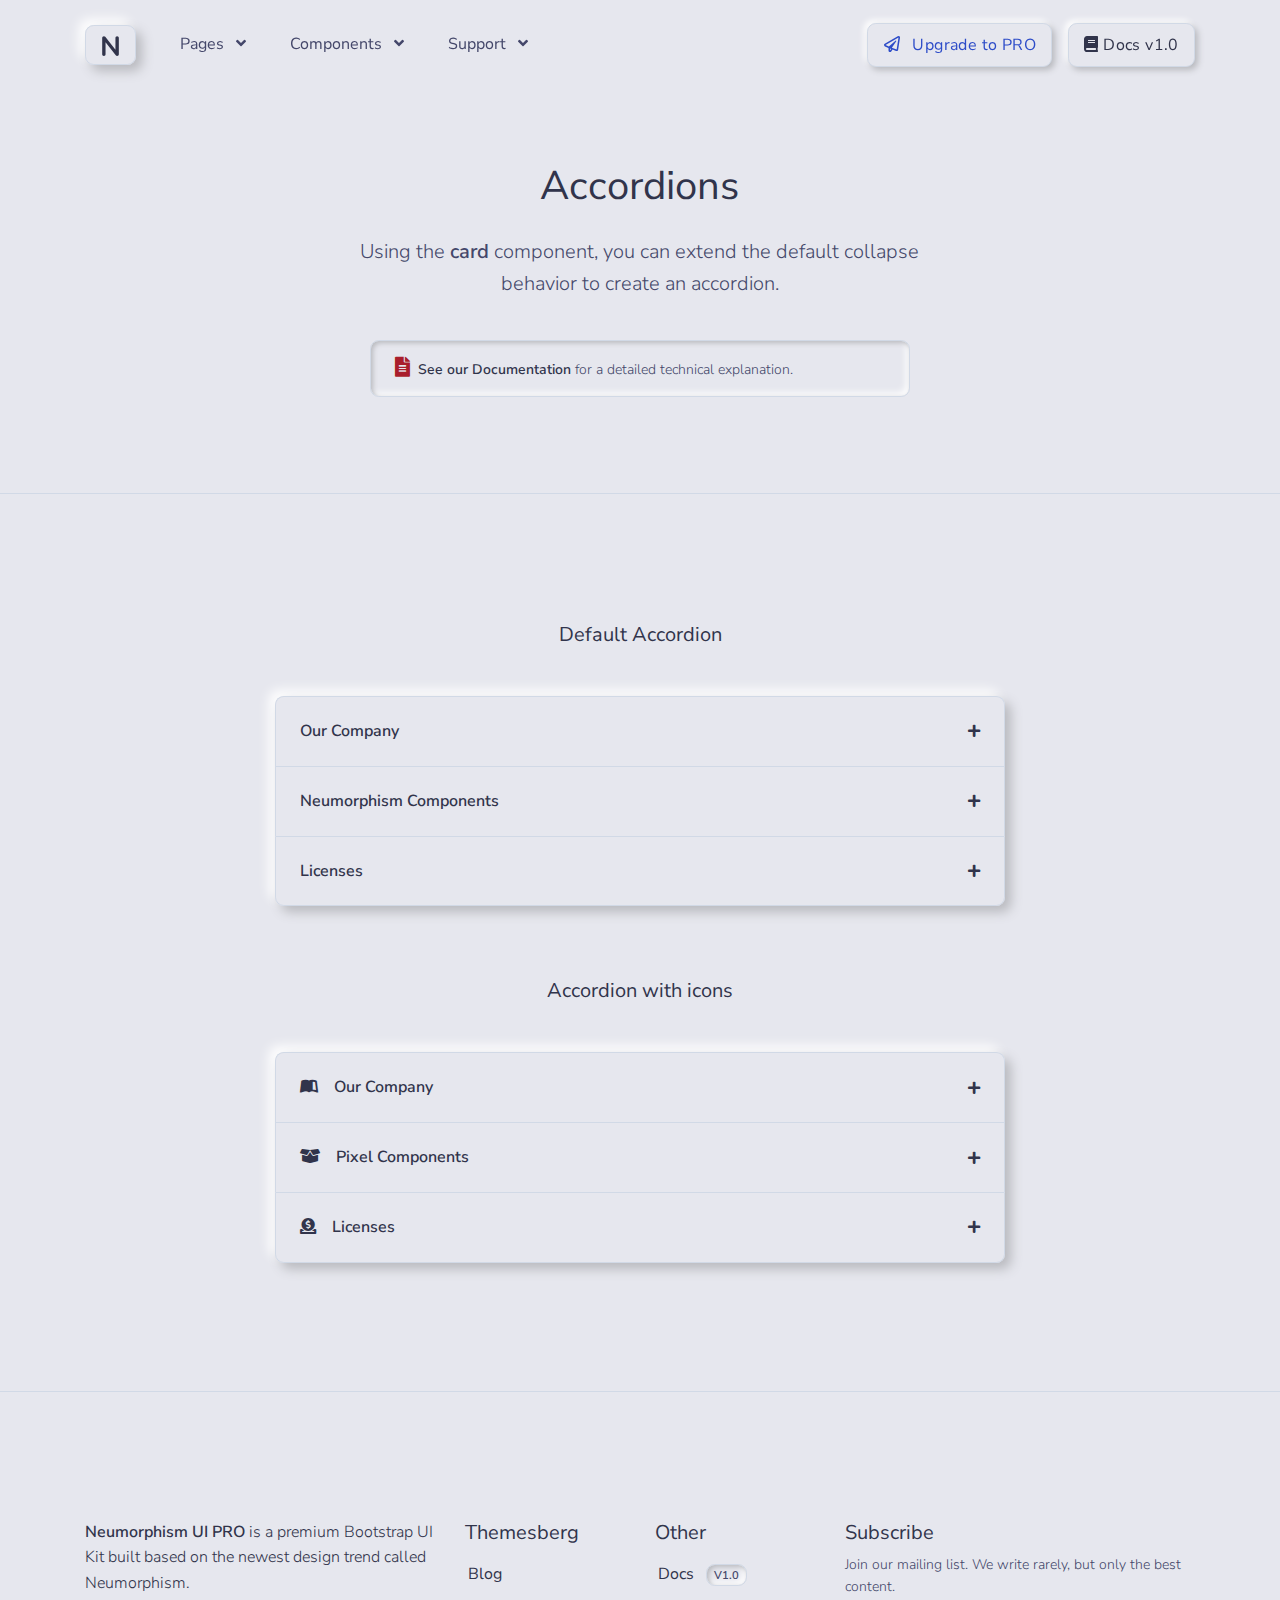
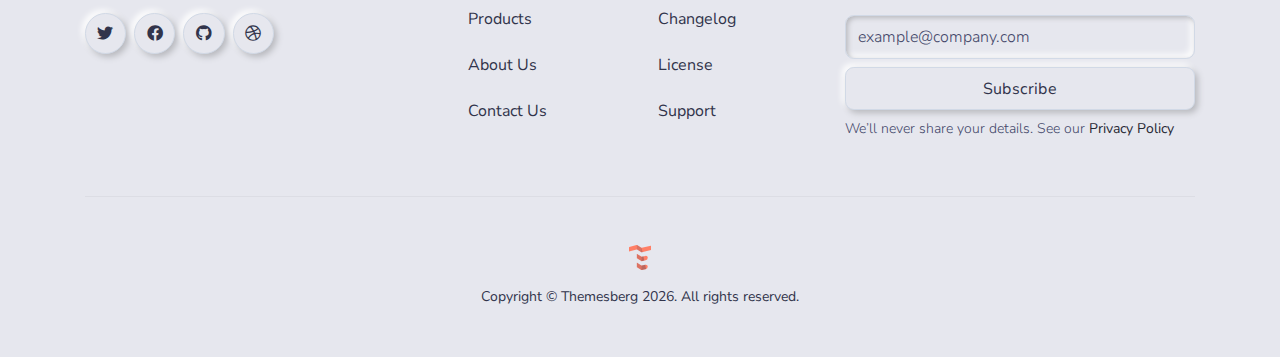
<file: html/components/accordions.html>
<!--

=========================================================
* Neumorphism UI - v1.0.0
=========================================================

* Product Page: https://themesberg.com/product/ui-kits/neumorphism-ui
* Copyright 2020 Themesberg MIT LICENSE (https://www.themesberg.com/licensing#mit)

* Coded by https://themesberg.com

=========================================================

* The above copyright notice and this permission notice shall be included in all copies or substantial portions of the Software.

-->
<!DOCTYPE html>
<html lang="en">

<head>
    <meta http-equiv="Content-Type" content="text/html; charset=utf-8" />
<!-- Primary Meta Tags -->
<title>Neumorphism Components - Accordions</title>
<meta name="viewport" content="width=device-width, initial-scale=1, shrink-to-fit=no">
<meta name="title" content="Neumorphism Components - Accordions">
<meta name="author" content="Themesberg">

<link rel="canonical" href="https://themesberg.com/product/ui-kits/neumorphism-ui/" />

<!--  Social tags -->
<meta name="keywords" content="neumorphism, neumorphism ui, neomorphism, neomorphism ui, neomorphism css, neumorphism css, neumorph, neumorphic, design system, login, form, table, tables, card, cards, navbar, modal, icons, icons, map, chat, carousel, menu, datepicker, gallery, slider, date, social, dropdown, search, tab, nav, footer, date picker, forms, tabs, time, button, select, input, timeline, cart, about us, account, log in, blog, profile, portfolio, landing page, ecommerce, shop, landing, register, app, contact, one page, sign up, signup, store, bootstrap 4, bootstrap4, dashboard, bootstrap 4 dashboard, bootstrap 4 design, bootstrap 4 system, bootstrap 4, bootstrap 4 uit kit, bootstrap 4 kit, themesberg, html kit, html css template, web template, bootstrap, bootstrap 4, css3 template, frontend, responsive bootstrap template, bootstrap ui kit, responsive ui kit">
<meta name="description" content="Start developing neumorphic web applications and pages using Neumorphism UI. It features over 100 individual components and 5 example pages.">

<!-- Schema.org markup for Google+ -->
<meta itemprop="name" content="Neumorphism UI by Themesberg">
<meta itemprop="description" content="Start developing neumorphic web applications and pages using Neumorphism UI. It features over 100 individual components and 5 example pages.">
<meta itemprop="image" content="https://themesberg.s3.us-east-2.amazonaws.com/public/products/neumorphism-ui/neumorphism-thumbnail.jpg">

<!-- Twitter Card data -->
<meta name="twitter:card" content="product">
<meta name="twitter:site" content="@themesberg">
<meta name="twitter:title" content="Neumorphism UI by Themesberg">
<meta name="twitter:description" content="Start developing neumorphic web applications and pages using Neumorphism UI. It features over 100 individual components and 5 example pages.">
<meta name="twitter:creator" content="@themesberg">
<meta name="twitter:image" content="https://themesberg.s3.us-east-2.amazonaws.com/public/products/neumorphism-ui/neumorphism-thumbnail.jpg">

<!-- Open Graph data -->
<meta property="fb:app_id" content="214738555737136">
<meta property="og:title" content="Neumorphism UI by Themesberg" />
<meta property="og:type" content="article" />
<meta property="og:url" content="https://demo.themesberg.com/neumorphism-ui/" />
<meta property="og:image" content="https://themesberg.s3.us-east-2.amazonaws.com/public/products/neumorphism-ui/neumorphism-thumbnail.jpg"/>
<meta property="og:description" content="Start developing neumorphic web applications and pages using Neumorphism UI. It features over 100 individual components and 5 example pages." />
<meta property="og:site_name" content="Themesberg" />

<!-- Favicon -->
<link rel="apple-touch-icon" sizes="120x120" href="../../assets/img/favicon/apple-touch-icon.png">
<link rel="icon" type="image/png" sizes="32x32" href="../../assets/img/favicon/favicon-32x32.png">
<link rel="icon" type="image/png" sizes="16x16" href="../../assets/img/favicon/favicon-16x16.png">
<link rel="manifest" href="../../assets/img/favicon/site.webmanifest">
<link rel="mask-icon" href="../../assets/img/favicon/safari-pinned-tab.svg" color="#ffffff">
<meta name="msapplication-TileColor" content="#ffffff">
<meta name="theme-color" content="#ffffff">

<!-- Fontawesome -->
<link type="text/css" href="../../vendor/@fortawesome/fontawesome-free/css/all.min.css" rel="stylesheet">

<!-- Pixel CSS -->
<link type="text/css" href="../../css/neumorphism.css" rel="stylesheet">

<!-- NOTICE: You can use the _analytics.html partial to include production code specific code & trackers -->

</head>

<body>
    <header class="header-global">
    <nav id="navbar-main" aria-label="Primary navigation" class="navbar navbar-main navbar-expand-lg navbar-theme-primary headroom navbar-light">
        <div class="container position-relative">
            <a class="navbar-brand shadow-soft py-2 px-3 rounded border border-light mr-lg-4" href="../../index.html">
                <img class="navbar-brand-dark" src="../../assets/img/brand/dark.svg" alt="Logo light">
                <img class="navbar-brand-light" src="../../assets/img/brand/dark.svg" alt="Logo dark">
            </a>
            <div class="navbar-collapse collapse" id="navbar_global">
                <div class="navbar-collapse-header">
                    <div class="row">
                        <div class="col-6 collapse-brand">
                            <a href="../../index.html" class="navbar-brand shadow-soft py-2 px-3 rounded border border-light">
                                <img src="../../assets/img/brand/dark.svg" alt="Themesberg logo">
                            </a>
                        </div>
                        <div class="col-6 collapse-close">
                            <a href="#navbar_global" class="fas fa-times" data-toggle="collapse" data-target="#navbar_global" aria-controls="navbar_global" aria-expanded="false" title="close" aria-label="Toggle navigation"></a>
                        </div>
                    </div>
                </div>
                <ul class="navbar-nav navbar-nav-hover align-items-lg-center">
                    <li class="nav-item dropdown">
                        <a href="#" class="nav-link" data-toggle="dropdown" >
                            <span class="nav-link-inner-text">Pages</span>
                            <span class="fas fa-angle-down nav-link-arrow ml-2"></span>
                        </a>
                        <ul class="dropdown-menu">
                            <li><a class="dropdown-item" href="../../html/pages/about.html">About</a></li>
                            <li><a class="dropdown-item" href="../../html/pages/pricing.html">Pricing</a></li>
                            <li><a class="dropdown-item" href="../../html/pages/contact.html">Contact</a></li>
                            <li><a class="dropdown-item" href="../../html/pages/sign-in.html">Sign in</a></li>
                            <li><a class="dropdown-item" href="../../html/pages/sign-up.html">Sign up</a></li>
                        </ul>
                    </li>
                    <li class="nav-item dropdown mega-dropdown">
                        <a href="#" class="nav-link" data-toggle="dropdown" >
                            <span class="nav-link-inner-text">Components</span>
                            <span class="fas fa-angle-down nav-link-arrow ml-2"></span>
                        </a>
                        <div class="dropdown-menu">
                            <div class="row">
                                <div class="col-lg-6 inside-bg d-none d-lg-block">
                                    <div class="justify-content-center bg-primary text-white">
                                        <div class="px-6 pb-5 pt-3">
                                            <img src="../../assets/img/megamenu-image.jpg" alt="Pixel Components">
                                        </div>
                                        <div class="z-2 pb-4 text-center">
                                            <a href="../../html/components/all.html"  class="btn btn-primary mb-2 mb-sm-0 mr-3 text-secondary">
                                                <span class="mr-1"><span class="fas fa-th-large"></span></span>
                                                All components
                                            </a>
                                            <a href="https://themesberg.com/docs/neumorphism-ui/components/alerts" target="_blank" class="btn btn-primary mb-2 mb-sm-0">
                                                <span class="mr-1"><span class="fas fa-book"></span></span>
                                                Docs v1.0
                                            </a>
                                        </div>
                                    </div>
                                </div>
                                <div class="col pl-0">
                                    <ul class="list-style-none">
                                        <li><a class="dropdown-item" href="../../html/components/accordions.html">Accordions</a></li>
                                        <li><a class="dropdown-item" href="../../html/components/alerts.html">Alerts</a></li>
                                        <li><a class="dropdown-item" href="../../html/components/badges.html">Badges</a></li>
                                        <li><a class="dropdown-item" href="../../html/components/bootstrap-carousels.html">Bootstrap Carousels</a></li>
                                        <li><a class="dropdown-item" href="../../html/components/breadcrumbs.html">Breadcrumbs</a></li>
                                        <li><a class="dropdown-item" href="../../html/components/buttons.html">Buttons</a></li>
                                        <li><a class="dropdown-item d-flex align-items-center justify-content-between" href="https://themesberg.com/docs/neumorphism-ui/plugins/jquery-counters/" target="_blank">Counters <span class="badge badge-dark ml-3">Pro</span></a></li>
                                        <li><a class="dropdown-item" href="../../html/components/cards.html">Cards</a></li>
                                        <li><a class="dropdown-item d-flex align-items-center justify-content-between" href="https://themesberg.com/docs/neumorphism-ui/components/e-commerce/" target="_blank">E-commerce <span class="badge badge-dark ml-3">Pro</span></a></li>
                                    </ul>
                                </div>
                                <div class="col pl-0">
                                    <ul class="list-style-none">
                                        <li><a class="dropdown-item" href="../../html/components/forms.html">Forms</a></li>
                                        <li><a class="dropdown-item d-flex align-items-center justify-content-between" href="https://themesberg.com/docs/neumorphism-ui/components/icon-boxes/" target="_blank">Icon Boxes <span class="badge badge-dark ml-3">Pro</span></a></li>
                                        <li><a class="dropdown-item" href="../../html/components/modals.html">Modals</a></li>
                                        <li><a class="dropdown-item" href="../../html/components/navs.html">Navs</a></li>
                                        <li><a class="dropdown-item d-flex align-items-center justify-content-between" href="https://themesberg.com/docs/neumorphism-ui/plugins/owl-carousel/" target="_blank">Owl Carousels <span class="badge badge-dark ml-3">Pro</span></a></li>
                                        <li><a class="dropdown-item" href="../../html/components/pagination.html">Pagination</a></li>
                                        <li><a class="dropdown-item" href="../../html/components/popovers.html">Popovers</a></li>
                                        <li><a class="dropdown-item" href="../../html/components/progress-bars.html">Progress Bars</a></li>

                                    </ul>
                                </div>
                                <div class="col pl-0">
                                    <ul class="list-style-none">
                                        <li><a class="dropdown-item d-flex align-items-center justify-content-between" href="https://themesberg.com/docs/neumorphism-ui/components/icon-boxes/#steps" target="_blank">Steps <span class="badge badge-dark ml-3">Pro</span></a></li>
                                        <li><a class="dropdown-item" href="../../html/components/tables.html">Tables</a></li>
                                        <li><a class="dropdown-item" href="../../html/components/tabs.html">Tabs</a> </li>
                                        <li><a class="dropdown-item" href="../../html/components/toasts.html">Toasts</a> </li>
                                        <li><a class="dropdown-item d-flex align-items-center justify-content-between" href="https://themesberg.com/docs/neumorphism-ui/components/timelines/" target="_blank">Timelines <span class="badge badge-dark ml-3">Pro</span></a></li>
                                        <li><a class="dropdown-item" href="../../html/components/tooltips.html">Tooltips</a></li>
                                        <li><a class="dropdown-item" href="../../html/components/typography.html">Typography</a></li>
                                        <li><a class="dropdown-item d-flex align-items-center justify-content-between" href="https://demo.themesberg.com/neumorphism-ui-pro/html/components/widgets.html" target="_blank">Widgets <span class="badge badge-dark ml-3">Pro</span></a></li>
                                    </ul>
                                </div>
                            </div>
                        </div>
                    </li>
                    <li class="nav-item dropdown">
                        <a href="#" class="nav-link" data-toggle="dropdown" >
                            <span class="nav-link-inner-text">Support</span>
                            <span class="fas fa-angle-down nav-link-arrow ml-2"></span>
                        </a>
                        <div class="dropdown-menu dropdown-menu-lg">
                            <div class="col-auto px-0" data-dropdown-content>
                                <div class="list-group list-group-flush">
                                    <a href="https://themesberg.com/docs/neumorphism-ui/getting-started/quick-start/" target="_blank" class="list-group-item list-group-item-action d-flex align-items-center p-0 py-3 px-lg-4">
                                        <span class="icon icon-sm icon-secondary"><span class="fas fa-file-alt"></span></span>
                                        <div class="ml-4">
                                            <span class="text-dark d-block">Documentation<span class="badge badge-sm badge-secondary ml-2">v1.0</span></span>
                                            <span class="small">Examples and guides</span>
                                        </div>
                                    </a>
                                    <a href="https://github.com/themesberg/th-neumorphism-ui-pro/issues" target="_blank" class="list-group-item list-group-item-action d-flex align-items-center p-0 py-3 px-lg-4">
                                        <span class="icon icon-sm icon-secondary"><span class="fas fa-microphone-alt"></span></span>
                                        <div class="ml-4">
                                            <span class="text-dark d-block">Support</span>
                                            <span class="small">Looking for answers? Ask us!</span>
                                        </div>
                                    </a>
                                </div>
                            </div>
                        </div>
                    </li>
                </ul>
            </div>
            <div class="d-flex align-items-center">
                <a href="https://themesberg.com/product/ui-kits/neumorphism-ui-pro" target="_blank" class="btn btn-primary text-secondary mr-3"><i class="far fa-paper-plane mr-2"></i> Upgrade to PRO</a>
                <a href="https://themesberg.com/docs/neumorphism-ui/getting-started/quick-start/" target="_blank" class="btn btn-primary d-none d-md-inline-block"><i class="fas fa-book"></i> Docs v1.0</a>
                <button class="navbar-toggler ml-2" type="button" data-toggle="collapse" data-target="#navbar_global" aria-controls="navbar_global" aria-expanded="false" aria-label="Toggle navigation">
                    <span class="navbar-toggler-icon"></span>
                </button>
            </div>
        </div>
    </nav>
</header>
    <main>
        <!-- Hero -->
        <div class="section-header pb-6 bg-primary overflow-hidden text-center border-bottom border-light">
            <div class="container z-2">
                <div class="row mb-4 justify-content-center">
                    <div class="col-12 col-md-8 col-lg-7">
                        <h1 class="display-3 mb-4">Accordions</h1>
                        <p class="lead">Using the <span class="font-weight-bold">card</span> component, you can extend the default collapse behavior to create an accordion.</p>
                    </div>
                </div>
                <div class="row justify-content-center">
                    <div class="col-12 col-md-10 col-lg-6">
                        <div class="alert shadow-inset">
                            <div class="d-flex">
                                <div class="alert-inner--text">
                                    <span class="icon text-danger icon-xs mr-2 mr-md-1"><span class="fas fa-file-alt"></span></span>
                                    <a target="_blank" href="https://themesberg.com/docs/neumorphism-ui/components/accordions/">See our Documentation</a> for a detailed technical explanation.
                                </div>
                            </div>
                        </div>
                    </div>
                </div>
            </div>
        </div>
        <!-- End of Hero -->

        <div class="section  bg-primary text-dark section-lg">
    <div class="container">
        <!-- Title -->
        <div class="row">
            <div class="col text-center">
                <div class="mb-5">
                    <span class="h5 text-center">Default Accordion</span>
                </div>
            </div>
        </div>
        <div class="row justify-content-center">
            <div class="col-12 col-md-10 col-lg-8">
                <!--Accordion-->
                <div class="accordion shadow-soft rounded" id="accordionExample1">
                    <div class="card card-sm card-body bg-primary border-light mb-0">
                        <a href="#panel-1" data-target="#panel-1" class="accordion-panel-header" data-toggle="collapse" role="button" aria-expanded="false" aria-controls="panel-1">
                            <span class="h6 mb-0 font-weight-bold">Our Company</span>
                            <span class="icon"><span class="fas fa-plus"></span></span>
                        </a>
                        <div class="collapse" id="panel-1">
                            <div class="pt-3">
                                <p class="mb-0">
                                    At Themesberg, our mission has always been focused on bringing openness and transparency to the design process. We've always believed that by providing a space where designers can share ongoing work not only empowers them to make better products, it also
                                    helps them grow. We're proud to be a part of creating a more open culture and to continue building a product that supports this vision.
                                </p>
                            </div>
                        </div>
                    </div>
                    <div class="card card-sm card-body bg-primary border-light mb-0">
                        <a href="#panel-2" data-target="#panel-2" class="accordion-panel-header" data-toggle="collapse" role="button" aria-expanded="false" aria-controls="panel-1">
                            <span class="h6 mb-0 font-weight-bold">Neumorphism Components</span>
                            <span class="icon"><span class="fas fa-plus"></span></span>
                        </a>
                        <div class="collapse" id="panel-2">
                            <div class="pt-3">
                                <p class="mb-0">
                                    At Themesberg, our mission has always been focused on bringing openness and transparency to the design process. We've always believed that by providing a space where designers can share ongoing work not only empowers them to make better products, it also
                                    helps them grow. We're proud to be a part of creating a more open culture and to continue building a product that supports this vision. </p>
                            </div>
                        </div>
                    </div>
                    <div class="card card-sm card-body bg-primary border-light">
                        <a href="#panel-3" data-target="#panel-3" class="accordion-panel-header" data-toggle="collapse" role="button" aria-expanded="false" aria-controls="panel-1">
                            <span class="h6 mb-0 font-weight-bold">Licenses</span>
                            <span class="icon"><span class="fas fa-plus"></span></span>
                        </a>
                        <div class="collapse" id="panel-3">
                            <div class="pt-3">
                                <p class="mb-0">
                                    At Themesberg, our mission has always been focused on bringing openness and transparency to the design process. We've always believed that by providing a space where designers can share ongoing work not only empowers them to make better products, it also
                                    helps them grow. We're proud to be a part of creating a more open culture and to continue building a product that supports this vision. </p>
                            </div>
                        </div>
                    </div>
                </div>
                <!--End of Accordion-->
            </div>
        </div>
        <!-- Title -->
        <div class="row">
            <div class="col text-center">
                <div class="my-5">
                    <span class="h5 text-center">Accordion with icons</span>
                </div>
            </div>
        </div>
        <div class="row justify-content-center">
            <div class="col-12 col-md-10 col-lg-8">
                <!--Accordion-->
                <div class="accordion shadow-soft rounded">
                    <div class="card card-sm card-body bg-primary border-light mb-0">
                        <a href="#panel-4" data-target="#panel-4" class="accordion-panel-header" data-toggle="collapse" role="button" aria-expanded="false" aria-controls="panel-1">
                            <span class="icon-title h6 mb-0 font-weight-bold"><span class="fab fa-leanpub"></span>Our
                                Company</span>
                            <span class="icon"><span class="fas fa-plus"></span></span>
                        </a>
                        <div class="collapse" id="panel-4">
                            <div class="pt-3">
                                <p class="mb-0">
                                    At Themesberg, our mission has always been focused on bringing openness and transparency to the design process. We've always believed that by providing a space where designers can share ongoing work not only empowers them to make better products, it also
                                    helps them grow. We're proud to be a part of creating a more open culture and to continue building a product that supports this vision.
                                </p>
                            </div>
                        </div>
                    </div>
                    <div class="card card-sm card-body bg-primary border-light mb-0">
                        <a href="#panel-5" data-target="#panel-5" class="accordion-panel-header" data-toggle="collapse" role="button" aria-expanded="false" aria-controls="panel-1">
                            <span class="icon-title h6 mb-0 font-weight-bold"><span class="fas fa-box-open"></span>Pixel
                                Components</span>
                            <span class="icon"><span class="fas fa-plus"></span></span>
                        </a>
                        <div class="collapse" id="panel-5">
                            <div class="pt-3">
                                <p class="mb-0">
                                    At Themesberg, our mission has always been focused on bringing openness and transparency to the design process. We've always believed that by providing a space where designers can share ongoing work not only empowers them to make better products, it also
                                    helps them grow. We're proud to be a part of creating a more open culture and to continue building a product that supports this vision. </p>
                            </div>
                        </div>
                    </div>
                    <div class="card card-sm card-body bg-primary border-light mb-0">
                        <a href="#panel-6" data-target="#panel-6" class="accordion-panel-header" data-toggle="collapse" role="button" aria-expanded="false" aria-controls="panel-1">
                            <span class="icon-title h6 mb-0 font-weight-bold"><span class="fas fa-donate"></span>Licenses</span>
                            <span class="icon"><span class="fas fa-plus"></span></span>
                        </a>
                        <div class="collapse" id="panel-6">
                            <div class="pt-3">
                                <p class="mb-0">
                                    At Themesberg, our mission has always been focused on bringing openness and transparency to the design process. We've always believed that by providing a space where designers can share ongoing work not only empowers them to make better products, it also
                                    helps them grow. We're proud to be a part of creating a more open culture and to continue building a product that supports this vision. </p>
                            </div>
                        </div>
                    </div>
                </div>
                <!--End of Accordion-->
            </div>
        </div>
    </div>
</div>

    </main>
    <footer class="d-flex pb-5 pt-6 pt-md-7 border-top border-light bg-primary text-dark">
    <div class="container">
        <div class="row">
            <div class="col-lg-4">
                <p><strong>Neumorphism UI PRO</strong> is a premium Bootstrap UI Kit built based on the newest design trend called Neumorphism.</p>
                <ul class="d-flex list-unstyled mb-5 mb-lg-0">
                    <li class="mr-2">
                        <a href="https://twitter.com/themesberg" target="_blank" class="btn btn-icon-only btn-pill btn-primary" aria-label="twitter social link"
                        data-toggle="tooltip" data-placement="top" title="Follow @themesberg on Twitter">
                            <span aria-hidden="true" class="fab fa-twitter"></span>
                        </a>
                    </li>
                    <li class="mr-2">
                        <a href="https://www.facebook.com/themesberg/" target="_blank" class="btn btn-icon-only btn-pill btn-primary" aria-label="facebook social link"
                        data-toggle="tooltip" data-placement="top" title="Like @themesberg on Facebook">
                            <span aria-hidden="true" class="fab fa-facebook"></span>
                        </a>
                    </li>
                    <li class="mr-2">
                        <a href="https://github.com/themesberg" target="_blank" class="btn btn-icon-only btn-pill btn-primary" aria-label="github social link"
                        data-toggle="tooltip" data-placement="top" title="Open source projects">
                            <span aria-hidden="true" class="fab fa-github"></span>
                        </a>
                    </li>
                    <li>
                        <a href="https://dribbble.com/themesberg" target="_blank" class="btn btn-icon-only btn-pill btn-primary" aria-label="dribbble social link"
                        data-toggle="tooltip" data-placement="top" title="Follow us on Dribbble">
                            <span aria-hidden="true" class="fab fa-dribbble"></span>
                        </a>
                    </li>
                </ul>
            </div>
            <div class="col-6 col-lg-2 mb-5 mb-lg-0">
                <h5>Themesberg</h5>
                <ul class="footer-links list-unstyled mt-2">
                    <li class="mb-1"><a class="p-2" target="_blank" href="https://themesberg.com/blog">Blog</a></li>
                    <li class="mb-1"><a class="p-2" target="_blank" href="https://themesberg.com/products">Products</a></li>
                    <li class="mb-1"><a class="p-2" target="_blank" href="https://themesberg.com/about">About Us</a></li>
                    <li><a class="p-2" target="_blank" href="https://themesberg.com/contact">Contact Us</a></li>
                </ul>
            </div>
            <div class="col-6 col-lg-2 mb-5 mb-lg-0">
                <h5>Other</h5>
                <ul class="footer-links list-unstyled mt-2">
                    <li class="mb-1"><a class="p-2" href="https://themesberg.com/docs/pixel-bootstrap/getting-started/overview/" target="_blank">Docs
                        <span class="badge badge-gray text-uppercase ml-2">v1.0</span></a>
                    </li>
                    <li class="mb-1">
                        <a class="p-2" href="https://themesberg.com/docs/pixel-bootstrap/getting-started/changelog" target="_blank">Changelog</a>
                    </li>
                    <li class="mb-1">
                        <a class="p-2" target="_blank" href="https://themesberg.com/licensing">License</a>
                    </li>
                    <li>
                        <a class="p-2" target="_blank" href="https://github.com/themesberg/pixel-bootstrap-ui-kit/issues">Support</a>
                    </li>
                </ul>
            </div>
            <div class="col-12 col-lg-4 mb-5 mb-lg-0">
                <h5>Subscribe</h5>
                <p class="text-gray font-small mt-2">Join our mailing list. We write rarely, but only the best content.</p>
                <form action="#">
                    <div class="form-row mb-2">
                        <div class="col-12">
                            <label class="h6 font-weight-normal d-none" for="exampleInputEmail3">Email address</label>
                            <input type="email" class="form-control mb-2" placeholder="example@company.com" name="email" aria-label="Subscribe form" id="exampleInputEmail3" required>
                        </div>
                        <div class="col-12">
                            <button type="submit" class="btn btn-primary btn-block" data-loading-text="Sending">
                                <span>Subscribe</span>
                            </button>
                        </div>
                    </div>
                </form>
                <p class="text-gray font-small m-0">We’ll never share your details. See our <a class="text-black" href="#">Privacy Policy</a></p>
            </div>
        </div>
        <hr class="my-5">
        <div class="row">
            <div class="col">
                <a href="https://themesberg.com" target="_blank" class="d-flex justify-content-center">
                    <img src="../../assets/img/themesberg.svg" height="25" class="mb-3" alt="Themesberg Logo">
                </a>
            <div class="d-flex text-center justify-content-center align-items-center" role="contentinfo">
                <p class="font-weight-normal font-small mb-0">Copyright © Themesberg
                    <span class="current-year">2020</span>. All rights reserved.</p>
                </div>
            </div>
        </div>
    </div>
</footer>

    <!-- Core -->
<script src="../../vendor/jquery/dist/jquery.min.js"></script>
<script src="../../vendor/popper.js/dist/umd/popper.min.js"></script>
<script src="../../vendor/bootstrap/dist/js/bootstrap.min.js"></script>
<script src="../../vendor/headroom.js/dist/headroom.min.js"></script>

<!-- Vendor JS -->
<script src="../../vendor/onscreen/dist/on-screen.umd.min.js"></script>
<script src="../../vendor/nouislider/distribute/nouislider.min.js"></script>
<script src="../../vendor/bootstrap-datepicker/dist/js/bootstrap-datepicker.min.js"></script>
<script src="../../vendor/waypoints/lib/jquery.waypoints.min.js"></script>
<script src="../../vendor/jarallax/dist/jarallax.min.js"></script>
<script src="../../vendor/jquery.counterup/jquery.counterup.min.js"></script>
<script src="../../vendor/jquery-countdown/dist/jquery.countdown.min.js"></script>
<script src="../../vendor/smooth-scroll/dist/smooth-scroll.polyfills.min.js"></script>
<script src="../../vendor/prismjs/prism.js"></script>

<script async defer src="https://buttons.github.io/buttons.js"></script>

<!-- Neumorphism JS -->
<script src="../../assets/js/neumorphism.js"></script>
</body>

</html>
</file>
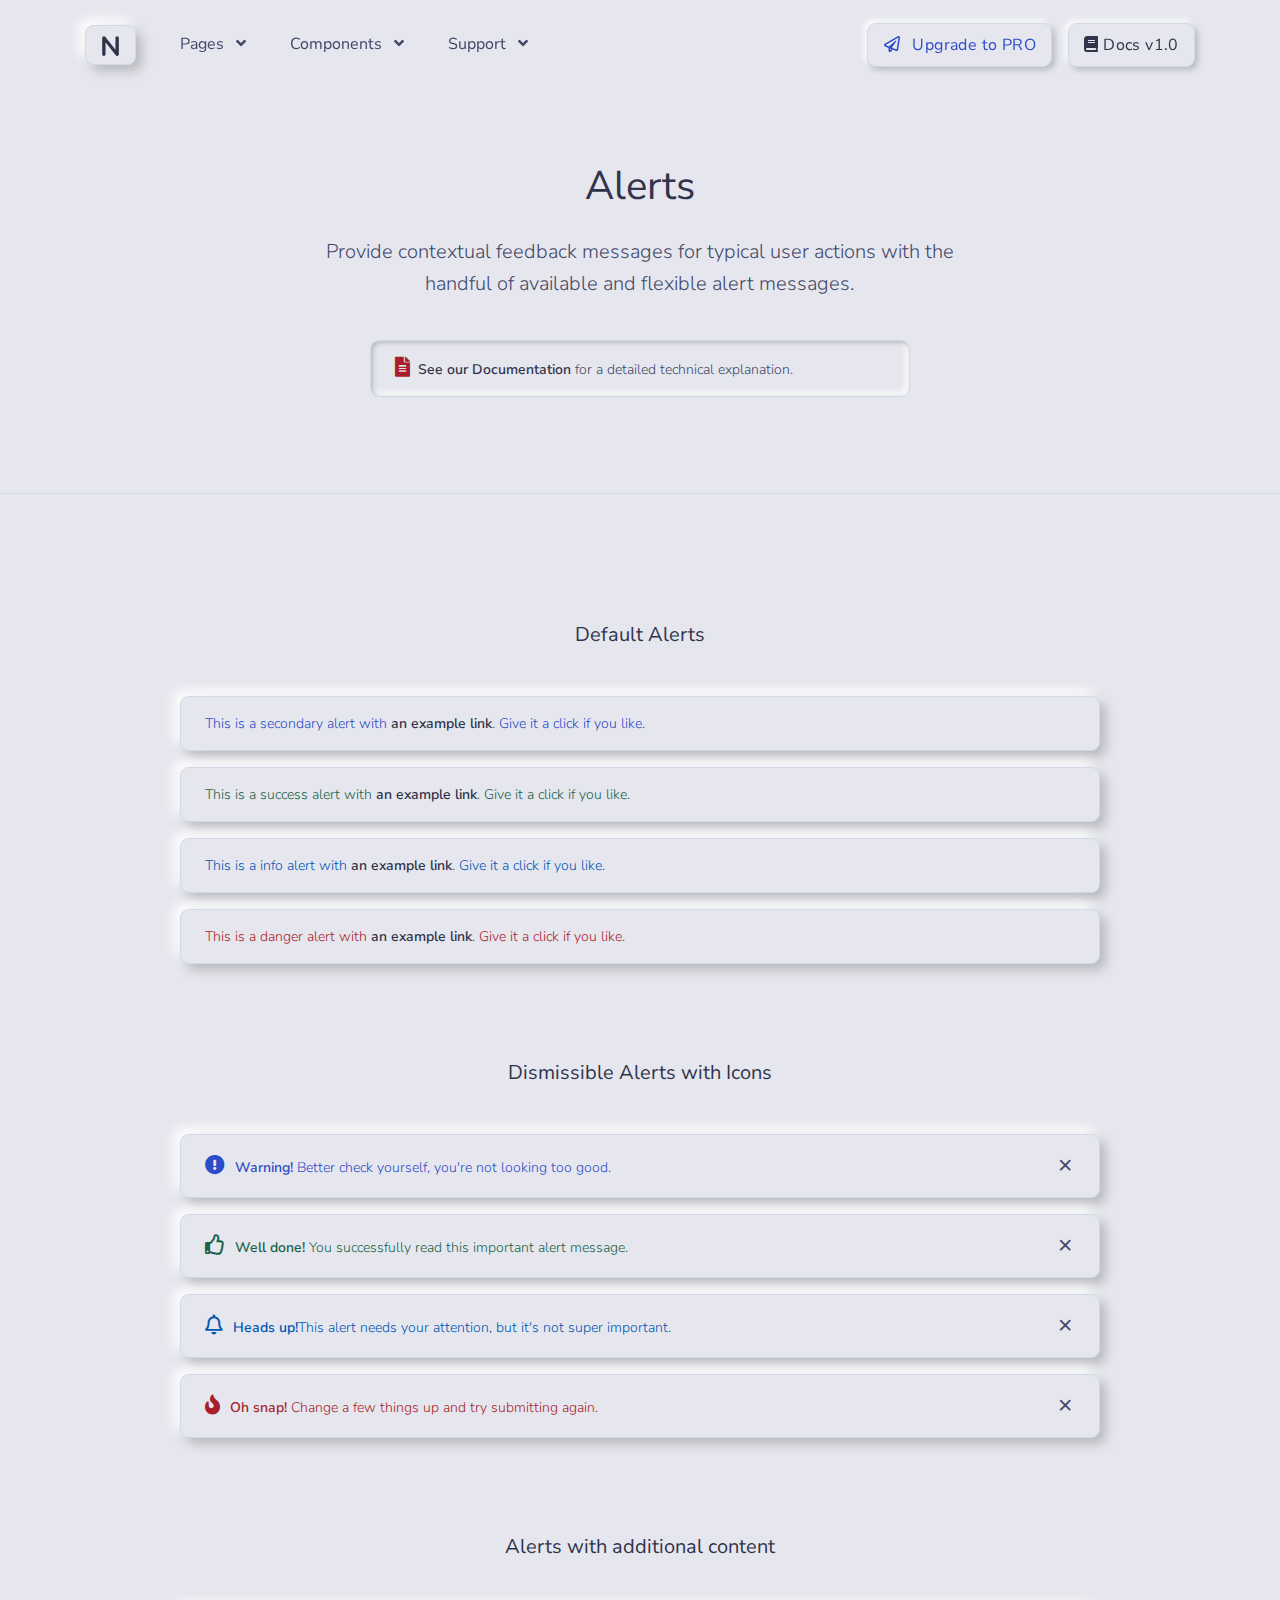
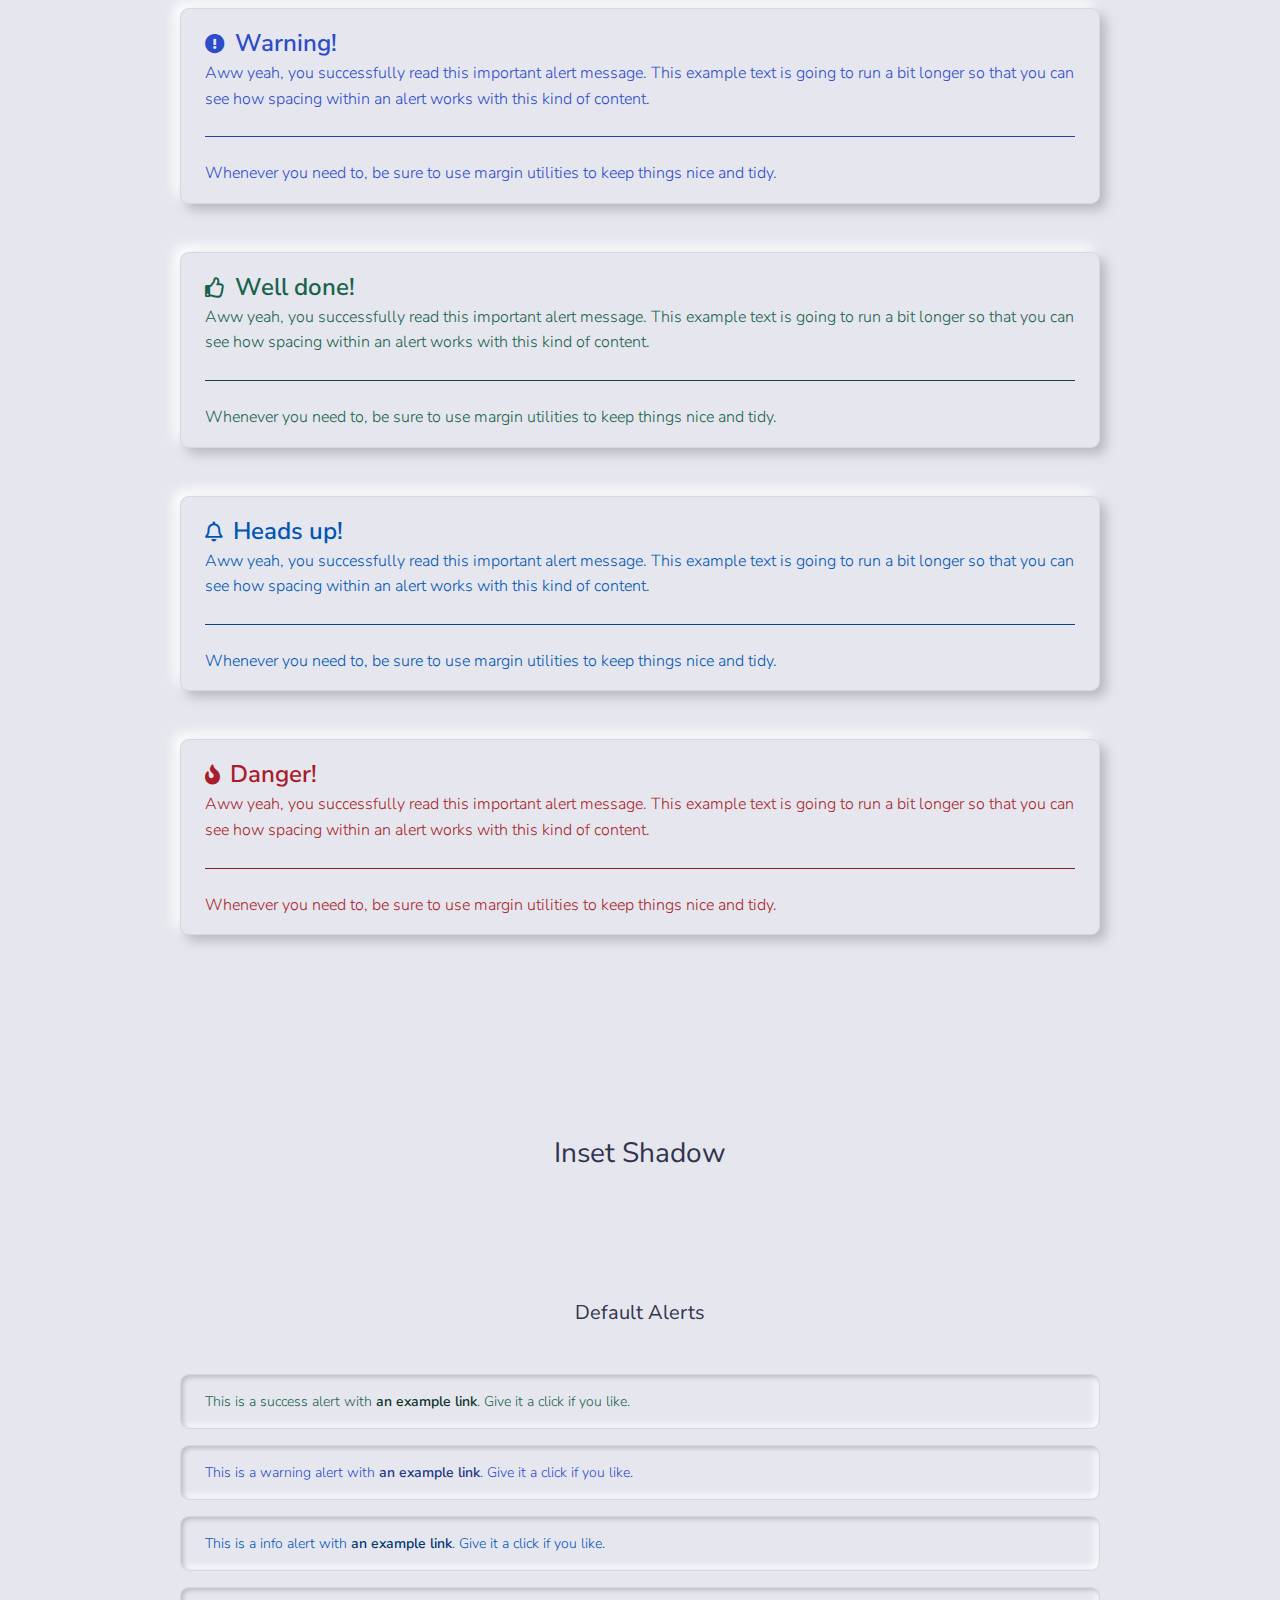
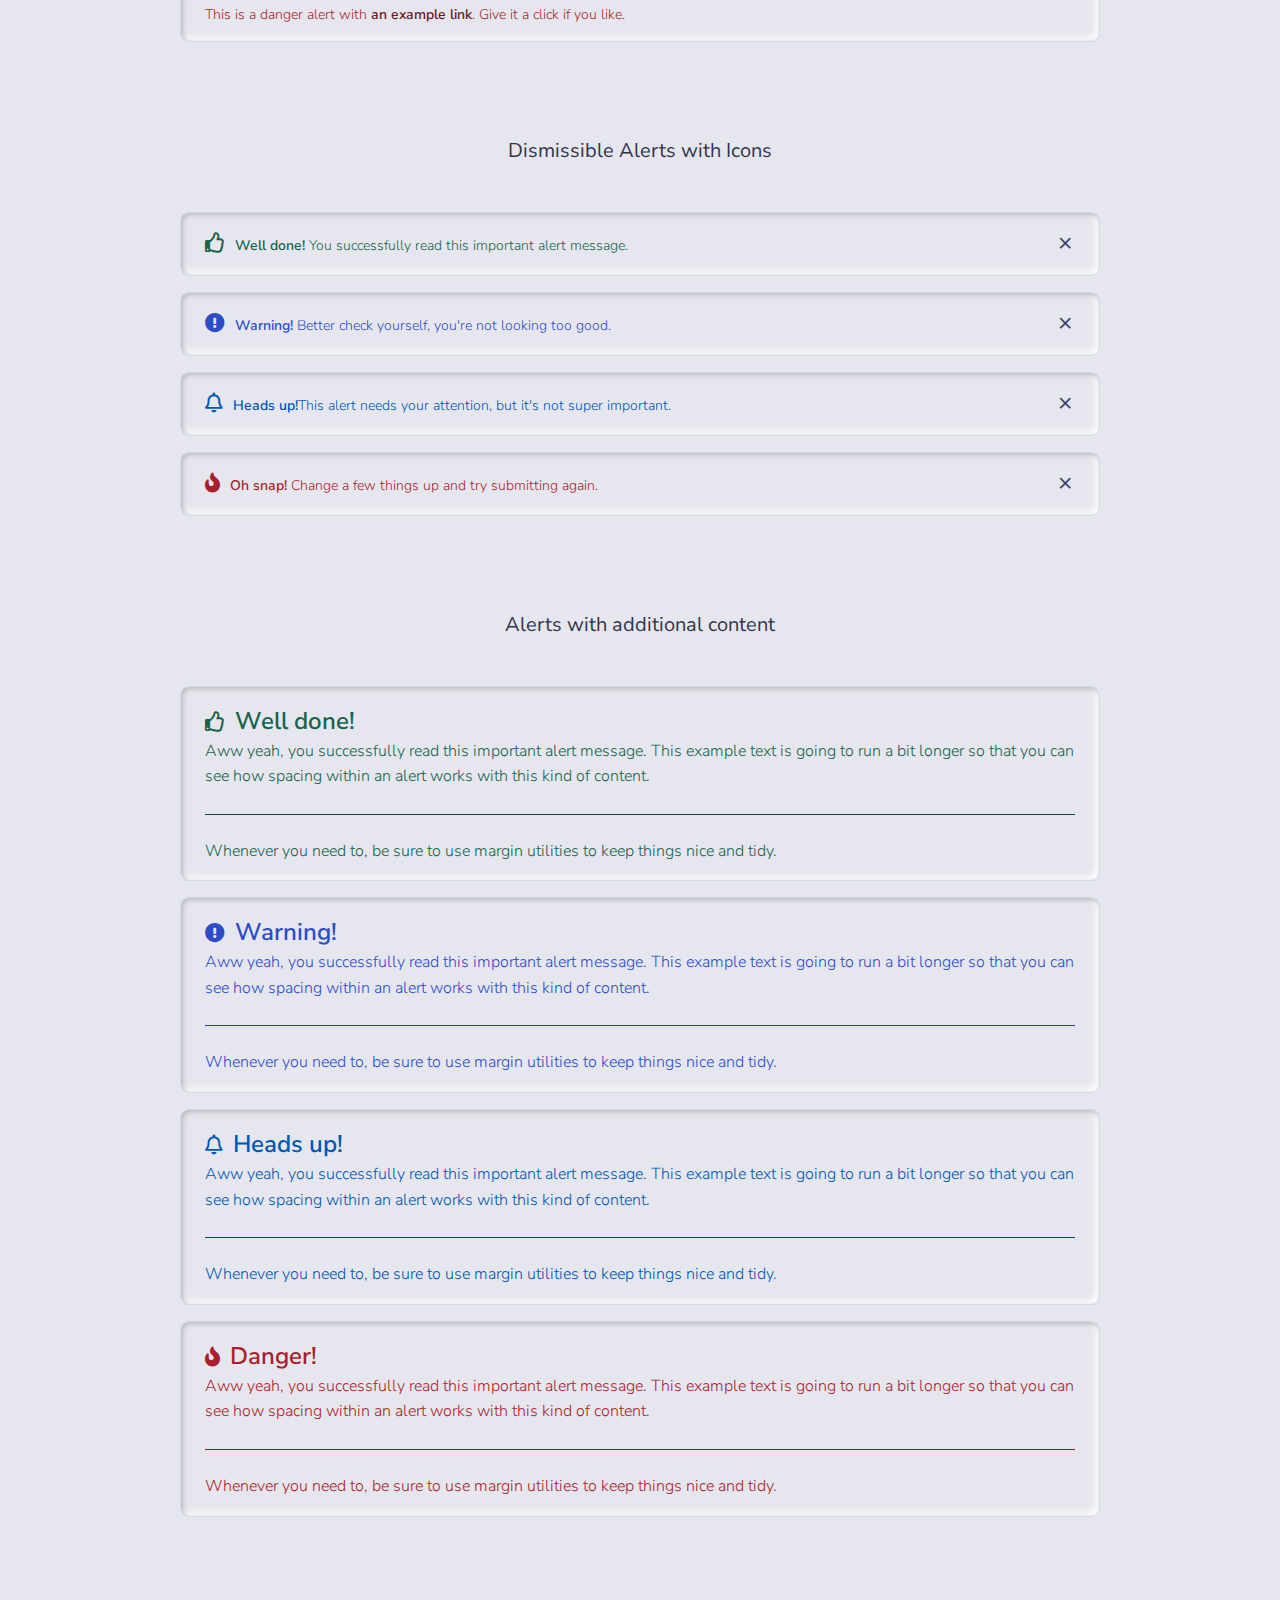
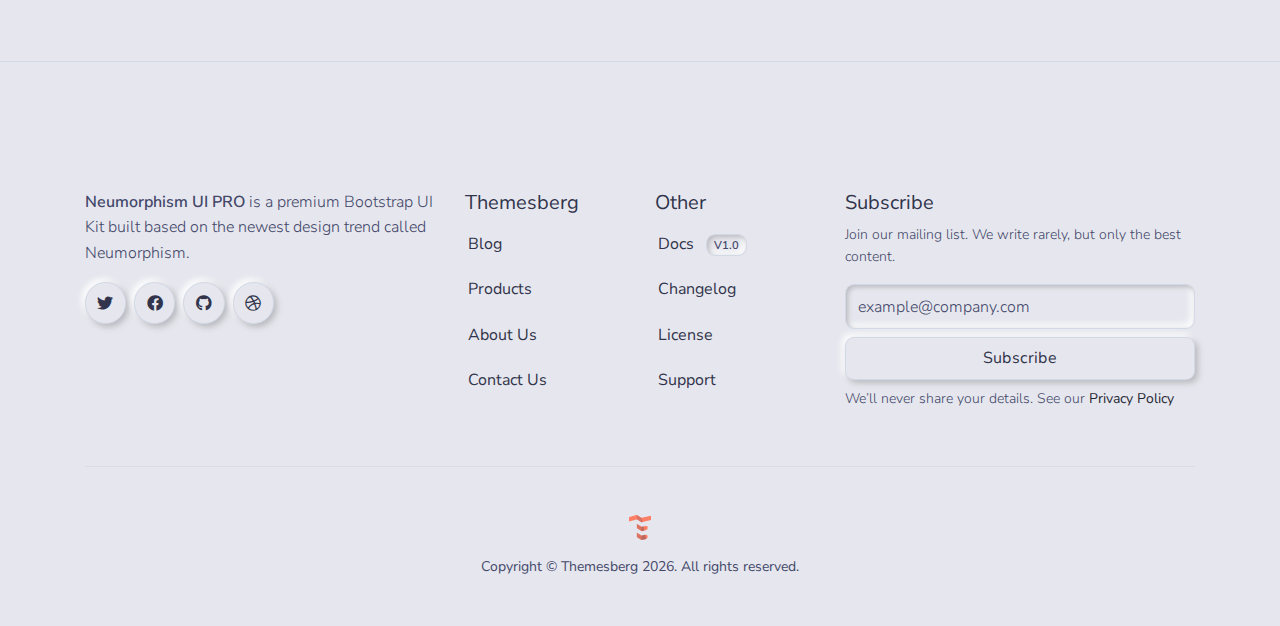
<file: html/components/alerts.html>
<!--

=========================================================
* Neumorphism UI - v1.0.0
=========================================================

* Product Page: https://themesberg.com/product/ui-kits/neumorphism-ui
* Copyright 2020 Themesberg MIT LICENSE (https://www.themesberg.com/licensing#mit)

* Coded by https://themesberg.com

=========================================================

* The above copyright notice and this permission notice shall be included in all copies or substantial portions of the Software.

-->
<!DOCTYPE html>
<html lang="en">

<head>
    <meta http-equiv="Content-Type" content="text/html; charset=utf-8" />
<!-- Primary Meta Tags -->
<title>Neumorphism Components - Alerts</title>
<meta name="viewport" content="width=device-width, initial-scale=1, shrink-to-fit=no">
<meta name="title" content="Neumorphism Components - Alerts">
<meta name="author" content="Themesberg">

<link rel="canonical" href="https://themesberg.com/product/ui-kits/neumorphism-ui/" />

<!--  Social tags -->
<meta name="keywords" content="neumorphism, neumorphism ui, neomorphism, neomorphism ui, neomorphism css, neumorphism css, neumorph, neumorphic, design system, login, form, table, tables, card, cards, navbar, modal, icons, icons, map, chat, carousel, menu, datepicker, gallery, slider, date, social, dropdown, search, tab, nav, footer, date picker, forms, tabs, time, button, select, input, timeline, cart, about us, account, log in, blog, profile, portfolio, landing page, ecommerce, shop, landing, register, app, contact, one page, sign up, signup, store, bootstrap 4, bootstrap4, dashboard, bootstrap 4 dashboard, bootstrap 4 design, bootstrap 4 system, bootstrap 4, bootstrap 4 uit kit, bootstrap 4 kit, themesberg, html kit, html css template, web template, bootstrap, bootstrap 4, css3 template, frontend, responsive bootstrap template, bootstrap ui kit, responsive ui kit">
<meta name="description" content="Start developing neumorphic web applications and pages using Neumorphism UI. It features over 100 individual components and 5 example pages.">

<!-- Schema.org markup for Google+ -->
<meta itemprop="name" content="Neumorphism UI by Themesberg">
<meta itemprop="description" content="Start developing neumorphic web applications and pages using Neumorphism UI. It features over 100 individual components and 5 example pages.">
<meta itemprop="image" content="https://themesberg.s3.us-east-2.amazonaws.com/public/products/neumorphism-ui/neumorphism-thumbnail.jpg">

<!-- Twitter Card data -->
<meta name="twitter:card" content="product">
<meta name="twitter:site" content="@themesberg">
<meta name="twitter:title" content="Neumorphism UI by Themesberg">
<meta name="twitter:description" content="Start developing neumorphic web applications and pages using Neumorphism UI. It features over 100 individual components and 5 example pages.">
<meta name="twitter:creator" content="@themesberg">
<meta name="twitter:image" content="https://themesberg.s3.us-east-2.amazonaws.com/public/products/neumorphism-ui/neumorphism-thumbnail.jpg">

<!-- Open Graph data -->
<meta property="fb:app_id" content="214738555737136">
<meta property="og:title" content="Neumorphism UI by Themesberg" />
<meta property="og:type" content="article" />
<meta property="og:url" content="https://demo.themesberg.com/neumorphism-ui/" />
<meta property="og:image" content="https://themesberg.s3.us-east-2.amazonaws.com/public/products/neumorphism-ui/neumorphism-thumbnail.jpg"/>
<meta property="og:description" content="Start developing neumorphic web applications and pages using Neumorphism UI. It features over 100 individual components and 5 example pages." />
<meta property="og:site_name" content="Themesberg" />

<!-- Favicon -->
<link rel="apple-touch-icon" sizes="120x120" href="../../assets/img/favicon/apple-touch-icon.png">
<link rel="icon" type="image/png" sizes="32x32" href="../../assets/img/favicon/favicon-32x32.png">
<link rel="icon" type="image/png" sizes="16x16" href="../../assets/img/favicon/favicon-16x16.png">
<link rel="manifest" href="../../assets/img/favicon/site.webmanifest">
<link rel="mask-icon" href="../../assets/img/favicon/safari-pinned-tab.svg" color="#ffffff">
<meta name="msapplication-TileColor" content="#ffffff">
<meta name="theme-color" content="#ffffff">

<!-- Fontawesome -->
<link type="text/css" href="../../vendor/@fortawesome/fontawesome-free/css/all.min.css" rel="stylesheet">

<!-- Pixel CSS -->
<link type="text/css" href="../../css/neumorphism.css" rel="stylesheet">

<!-- NOTICE: You can use the _analytics.html partial to include production code specific code & trackers -->

</head>

<body>
    <header class="header-global">
    <nav id="navbar-main" aria-label="Primary navigation" class="navbar navbar-main navbar-expand-lg navbar-theme-primary headroom navbar-light">
        <div class="container position-relative">
            <a class="navbar-brand shadow-soft py-2 px-3 rounded border border-light mr-lg-4" href="../../index.html">
                <img class="navbar-brand-dark" src="../../assets/img/brand/dark.svg" alt="Logo light">
                <img class="navbar-brand-light" src="../../assets/img/brand/dark.svg" alt="Logo dark">
            </a>
            <div class="navbar-collapse collapse" id="navbar_global">
                <div class="navbar-collapse-header">
                    <div class="row">
                        <div class="col-6 collapse-brand">
                            <a href="../../index.html" class="navbar-brand shadow-soft py-2 px-3 rounded border border-light">
                                <img src="../../assets/img/brand/dark.svg" alt="Themesberg logo">
                            </a>
                        </div>
                        <div class="col-6 collapse-close">
                            <a href="#navbar_global" class="fas fa-times" data-toggle="collapse" data-target="#navbar_global" aria-controls="navbar_global" aria-expanded="false" title="close" aria-label="Toggle navigation"></a>
                        </div>
                    </div>
                </div>
                <ul class="navbar-nav navbar-nav-hover align-items-lg-center">
                    <li class="nav-item dropdown">
                        <a href="#" class="nav-link" data-toggle="dropdown" >
                            <span class="nav-link-inner-text">Pages</span>
                            <span class="fas fa-angle-down nav-link-arrow ml-2"></span>
                        </a>
                        <ul class="dropdown-menu">
                            <li><a class="dropdown-item" href="../../html/pages/about.html">About</a></li>
                            <li><a class="dropdown-item" href="../../html/pages/pricing.html">Pricing</a></li>
                            <li><a class="dropdown-item" href="../../html/pages/contact.html">Contact</a></li>
                            <li><a class="dropdown-item" href="../../html/pages/sign-in.html">Sign in</a></li>
                            <li><a class="dropdown-item" href="../../html/pages/sign-up.html">Sign up</a></li>
                        </ul>
                    </li>
                    <li class="nav-item dropdown mega-dropdown">
                        <a href="#" class="nav-link" data-toggle="dropdown" >
                            <span class="nav-link-inner-text">Components</span>
                            <span class="fas fa-angle-down nav-link-arrow ml-2"></span>
                        </a>
                        <div class="dropdown-menu">
                            <div class="row">
                                <div class="col-lg-6 inside-bg d-none d-lg-block">
                                    <div class="justify-content-center bg-primary text-white">
                                        <div class="px-6 pb-5 pt-3">
                                            <img src="../../assets/img/megamenu-image.jpg" alt="Pixel Components">
                                        </div>
                                        <div class="z-2 pb-4 text-center">
                                            <a href="../../html/components/all.html"  class="btn btn-primary mb-2 mb-sm-0 mr-3 text-secondary">
                                                <span class="mr-1"><span class="fas fa-th-large"></span></span>
                                                All components
                                            </a>
                                            <a href="https://themesberg.com/docs/neumorphism-ui/components/alerts" target="_blank" class="btn btn-primary mb-2 mb-sm-0">
                                                <span class="mr-1"><span class="fas fa-book"></span></span>
                                                Docs v1.0
                                            </a>
                                        </div>
                                    </div>
                                </div>
                                <div class="col pl-0">
                                    <ul class="list-style-none">
                                        <li><a class="dropdown-item" href="../../html/components/accordions.html">Accordions</a></li>
                                        <li><a class="dropdown-item" href="../../html/components/alerts.html">Alerts</a></li>
                                        <li><a class="dropdown-item" href="../../html/components/badges.html">Badges</a></li>
                                        <li><a class="dropdown-item" href="../../html/components/bootstrap-carousels.html">Bootstrap Carousels</a></li>
                                        <li><a class="dropdown-item" href="../../html/components/breadcrumbs.html">Breadcrumbs</a></li>
                                        <li><a class="dropdown-item" href="../../html/components/buttons.html">Buttons</a></li>
                                        <li><a class="dropdown-item d-flex align-items-center justify-content-between" href="https://themesberg.com/docs/neumorphism-ui/plugins/jquery-counters/" target="_blank">Counters <span class="badge badge-dark ml-3">Pro</span></a></li>
                                        <li><a class="dropdown-item" href="../../html/components/cards.html">Cards</a></li>
                                        <li><a class="dropdown-item d-flex align-items-center justify-content-between" href="https://themesberg.com/docs/neumorphism-ui/components/e-commerce/" target="_blank">E-commerce <span class="badge badge-dark ml-3">Pro</span></a></li>
                                    </ul>
                                </div>
                                <div class="col pl-0">
                                    <ul class="list-style-none">
                                        <li><a class="dropdown-item" href="../../html/components/forms.html">Forms</a></li>
                                        <li><a class="dropdown-item d-flex align-items-center justify-content-between" href="https://themesberg.com/docs/neumorphism-ui/components/icon-boxes/" target="_blank">Icon Boxes <span class="badge badge-dark ml-3">Pro</span></a></li>
                                        <li><a class="dropdown-item" href="../../html/components/modals.html">Modals</a></li>
                                        <li><a class="dropdown-item" href="../../html/components/navs.html">Navs</a></li>
                                        <li><a class="dropdown-item d-flex align-items-center justify-content-between" href="https://themesberg.com/docs/neumorphism-ui/plugins/owl-carousel/" target="_blank">Owl Carousels <span class="badge badge-dark ml-3">Pro</span></a></li>
                                        <li><a class="dropdown-item" href="../../html/components/pagination.html">Pagination</a></li>
                                        <li><a class="dropdown-item" href="../../html/components/popovers.html">Popovers</a></li>
                                        <li><a class="dropdown-item" href="../../html/components/progress-bars.html">Progress Bars</a></li>

                                    </ul>
                                </div>
                                <div class="col pl-0">
                                    <ul class="list-style-none">
                                        <li><a class="dropdown-item d-flex align-items-center justify-content-between" href="https://themesberg.com/docs/neumorphism-ui/components/icon-boxes/#steps" target="_blank">Steps <span class="badge badge-dark ml-3">Pro</span></a></li>
                                        <li><a class="dropdown-item" href="../../html/components/tables.html">Tables</a></li>
                                        <li><a class="dropdown-item" href="../../html/components/tabs.html">Tabs</a> </li>
                                        <li><a class="dropdown-item" href="../../html/components/toasts.html">Toasts</a> </li>
                                        <li><a class="dropdown-item d-flex align-items-center justify-content-between" href="https://themesberg.com/docs/neumorphism-ui/components/timelines/" target="_blank">Timelines <span class="badge badge-dark ml-3">Pro</span></a></li>
                                        <li><a class="dropdown-item" href="../../html/components/tooltips.html">Tooltips</a></li>
                                        <li><a class="dropdown-item" href="../../html/components/typography.html">Typography</a></li>
                                        <li><a class="dropdown-item d-flex align-items-center justify-content-between" href="https://demo.themesberg.com/neumorphism-ui-pro/html/components/widgets.html" target="_blank">Widgets <span class="badge badge-dark ml-3">Pro</span></a></li>
                                    </ul>
                                </div>
                            </div>
                        </div>
                    </li>
                    <li class="nav-item dropdown">
                        <a href="#" class="nav-link" data-toggle="dropdown" >
                            <span class="nav-link-inner-text">Support</span>
                            <span class="fas fa-angle-down nav-link-arrow ml-2"></span>
                        </a>
                        <div class="dropdown-menu dropdown-menu-lg">
                            <div class="col-auto px-0" data-dropdown-content>
                                <div class="list-group list-group-flush">
                                    <a href="https://themesberg.com/docs/neumorphism-ui/getting-started/quick-start/" target="_blank" class="list-group-item list-group-item-action d-flex align-items-center p-0 py-3 px-lg-4">
                                        <span class="icon icon-sm icon-secondary"><span class="fas fa-file-alt"></span></span>
                                        <div class="ml-4">
                                            <span class="text-dark d-block">Documentation<span class="badge badge-sm badge-secondary ml-2">v1.0</span></span>
                                            <span class="small">Examples and guides</span>
                                        </div>
                                    </a>
                                    <a href="https://github.com/themesberg/th-neumorphism-ui-pro/issues" target="_blank" class="list-group-item list-group-item-action d-flex align-items-center p-0 py-3 px-lg-4">
                                        <span class="icon icon-sm icon-secondary"><span class="fas fa-microphone-alt"></span></span>
                                        <div class="ml-4">
                                            <span class="text-dark d-block">Support</span>
                                            <span class="small">Looking for answers? Ask us!</span>
                                        </div>
                                    </a>
                                </div>
                            </div>
                        </div>
                    </li>
                </ul>
            </div>
            <div class="d-flex align-items-center">
                <a href="https://themesberg.com/product/ui-kits/neumorphism-ui-pro" target="_blank" class="btn btn-primary text-secondary mr-3"><i class="far fa-paper-plane mr-2"></i> Upgrade to PRO</a>
                <a href="https://themesberg.com/docs/neumorphism-ui/getting-started/quick-start/" target="_blank" class="btn btn-primary d-none d-md-inline-block"><i class="fas fa-book"></i> Docs v1.0</a>
                <button class="navbar-toggler ml-2" type="button" data-toggle="collapse" data-target="#navbar_global" aria-controls="navbar_global" aria-expanded="false" aria-label="Toggle navigation">
                    <span class="navbar-toggler-icon"></span>
                </button>
            </div>
        </div>
    </nav>
</header>
    <main>
        <!-- Hero -->
        <div class="section-header pb-6 bg-primary overflow-hidden text-center border-bottom border-light">
            <div class="container z-2">
                <div class="row mb-4 justify-content-center">
                    <div class="col-12 col-md-8 col-lg-7">
                        <h1 class="display-3 mb-4">Alerts</h1>
                        <p class="lead">Provide contextual feedback messages for typical user actions with the handful of available and flexible alert messages.</p>
                    </div>
                </div>
                <div class="row justify-content-center">
                    <div class="col-12 col-md-10 col-lg-6">
                        <div class="alert shadow-inset">
                            <div class="d-flex">
                                <div class="alert-inner--text">
                                    <span class="icon text-danger icon-xs mr-2 mr-md-1"><span class="fas fa-file-alt"></span></span>
                                    <a target="_blank" href="https://themesberg.com/docs/neumorphism-ui/components/alerts/">See our Documentation</a> for a detailed technical explanation.
                                </div>
                            </div>
                        </div>
                    </div>
                </div>
            </div>
        </div>
        <!-- End of Hero -->

        <div class="section bg-primary text-dark section-lg">
    <div class="container">
        <!-- Title -->
        <div class="row">
            <div class="col text-center">
                <div class="mb-5">
                    <span class="h5 text-center">Default Alerts</span>
                </div>
            </div>
        </div>
        <!-- End of title-->
        <div class="row justify-content-center">
            <div class="col-12 col-md-10">
                <div class="alert alert-secondary shadow-soft" role="alert">
                    <span class="alert-inner--text">This is a secondary alert with <a href="#" class="alert-link">an
                            example link</a>. Give it a click if you like.</span>
                </div>
                <div class="alert alert-success shadow-soft" role="alert">
                    <span class="alert-inner--text">This is a success alert with <a href="#" class="alert-link">an
                            example link</a>. Give it a click if you like.</span>
                </div>
                <div class="alert alert-info shadow-soft" role="alert">
                    <span class="alert-inner--text">This is a info alert with <a href="#" class="alert-link">an
                            example link</a>. Give it a click if you like.</span>
                </div>
                <div class="alert alert-danger shadow-soft" role="alert">
                    <span class="alert-inner--text">This is a danger alert with <a href="#" class="alert-link">an
                            example link</a>. Give it a click if you like.</span>
                </div>
            </div>
        </div>
        <!-- Title -->
        <div class="row">
            <div class="col text-center">
                <div class="mt-6 mb-5">
                    <span class="h5 text-center">Dismissible Alerts with Icons</span>
                </div>
            </div>
        </div>
        <!-- End of Title -->
        <div class="row justify-content-center">
            <div class="col-12 col-md-10">
                <div class="alert alert-secondary alert-dismissible shadow-soft fade show" role="alert">
                    <span class="alert-inner--icon"><span class="fas fa-exclamation-circle"></span></span>
                    <span class="alert-inner--text"><strong>Warning!</strong> Better check yourself, you're not
                        looking too good.</span>
                    <button type="button" class="close text-dark" data-dismiss="alert" aria-label="Close">
                        <span aria-hidden="true">&times;</span>
                    </button>
                </div>
                <div class="alert alert-success alert-dismissible shadow-soft fade show" role="alert">
                    <span class="alert-inner--icon"><span class="far fa-thumbs-up"></span></span>
                    <span class="alert-inner--text"><strong>Well done!</strong> You successfully read this
                        important alert message.</span>
                    <button type="button" class="close" data-dismiss="alert" aria-label="Close">
                        <span aria-hidden="true">&times;</span>
                    </button>
                </div>
                <div class="alert alert-info alert-dismissible shadow-soft fade show" role="alert">
                    <span class="alert-inner--icon"><span class="far fa-bell"></span></span>
                    <span class="alert-inner--text"><strong>Heads up!</strong>This alert needs your attention,
                        but it's not super important.</span>
                    <button type="button" class="close" data-dismiss="alert" aria-label="Close">
                        <span aria-hidden="true">&times;</span>
                    </button>
                </div>
                <div class="alert alert-danger alert-dismissible shadow-soft fade show" role="alert">
                    <span class="alert-inner--icon"><span class="fas fa-fire"></span></span>
                    <span class="alert-inner--text"><strong>Oh snap!</strong> Change a few things up and try
                        submitting again.</span>
                    <button type="button" class="close" data-dismiss="alert" aria-label="Close">
                        <span aria-hidden="true">&times;</span>
                    </button>
                </div>
            </div>
        </div>
        <!-- Title -->
        <div class="row">
            <div class="col text-center">
                <div class="mt-6 mb-5">
                    <span class="h5 text-center">Alerts with additional content</span>
                </div>
            </div>
        </div>
        <!-- End of Title -->
        <div class="row justify-content-center">
            <div class="col-12 col-md-10">
                <div class="alert alert-secondary shadow-soft mb-4 mb-lg-5" role="alert">
                    <span class="alert-inner--icon icon-lg"><span class="fas fa-exclamation-circle"></span></span>
                    <span class="alert-heading">Warning!</span>
                    <p>Aww yeah, you successfully read this important alert message. This example text is going to run a bit longer so that you can see how spacing within an alert works with this kind of content.</p>
                    <hr>
                    <p class="mb-0">Whenever you need to, be sure to use margin utilities to keep things nice and tidy.</p>
                </div>
                <div class="alert alert-success shadow-soft mb-4 mb-lg-5" role="alert">
                    <span class="alert-inner--icon icon-lg"><span class="far fa-thumbs-up"></span></span>
                    <span class="alert-heading">Well done!</span>
                    <p>Aww yeah, you successfully read this important alert message. This example text is going to run a bit longer so that you can see how spacing within an alert works with this kind of content.</p>
                    <hr>
                    <p class="mb-0">Whenever you need to, be sure to use margin utilities to keep things nice and tidy.</p>
                </div>
                <div class="alert alert-info shadow-soft mb-4 mb-lg-5" role="alert">
                    <span class="alert-inner--icon icon-lg"><span class="far fa-bell"></span></span>
                    <span class="alert-heading">Heads up!</span>
                    <p>Aww yeah, you successfully read this important alert message. This example text is going to run a bit longer so that you can see how spacing within an alert works with this kind of content.</p>
                    <hr>
                    <p class="mb-0">Whenever you need to, be sure to use margin utilities to keep things nice and tidy.</p>
                </div>
                <div class="alert alert-danger shadow-soft mb-4 mb-lg-5" role="alert">
                    <span class="alert-inner--icon icon-lg"><span class="fas fa-fire"></span></span>
                    <span class="alert-heading">Danger!</span>
                    <p>Aww yeah, you successfully read this important alert message. This example text is going to run a bit longer so that you can see how spacing within an alert works with this kind of content.</p>
                    <hr>
                    <p class="mb-0">Whenever you need to, be sure to use margin utilities to keep things nice and tidy.</p>
                </div>
            </div>
        </div>
    </div>
</div>
<!-- End of Section -->
<div class="section pt-4 pb-0">
    <div class="container">
        <div class="row">
            <div class="col text-center">
                <span class="h3">Inset Shadow</span>
            </div>
        </div>
    </div>
</div>
<!-- Section -->
<div class="section section-lg">
    <div class="container">
        <!-- Title -->
        <div class="row">
            <div class="col text-center">
                <div class="mb-5">
                    <span class="h5 text-center">Default Alerts</span>
                </div>
            </div>
        </div>
        <!-- End of Title -->
        <div class="row justify-content-center">
            <div class="col-12 col-md-10">
                <div class="alert alert-success shadow-inset" role="alert">
                    <span class="alert-inner--text">This is a success alert with <a href="#" class="alert-link">an
                            example link</a>. Give it a click if you like.</span>
                </div>
                <div class="alert alert-secondary shadow-inset" role="alert">
                    <span class="alert-inner--text">This is a warning alert with <a href="#" class="alert-link">an
                            example link</a>. Give it a click if you like.</span>
                </div>
                <div class="alert alert-info shadow-inset" role="alert">
                    <span class="alert-inner--text">This is a info alert with <a href="#" class="alert-link">an
                            example link</a>. Give it a click if you like.</span>
                </div>
                <div class="alert alert-danger shadow-inset" role="alert">
                    <span class="alert-inner--text">This is a danger alert with <a href="#" class="alert-link">an
                            example link</a>. Give it a click if you like.</span>
                </div>
            </div>
        </div>
        <!-- Title -->
        <div class="row">
            <div class="col text-center">
                <div class="mt-6 mb-5">
                    <span class="h5 text-center">Dismissible Alerts with Icons</span>
                </div>
            </div>
        </div>
        <!-- End of Title -->
        <div class="row justify-content-center">
            <div class="col-12 col-md-10">
                <div class="alert alert-success alert-dismissible shadow-inset fade show" role="alert">
                    <span class="alert-inner--icon"><span class="far fa-thumbs-up"></span></span>
                    <span class="alert-inner--text"><strong>Well done!</strong> You successfully read this
                        important alert message.</span>
                    <button type="button" class="close" data-dismiss="alert" aria-label="Close">
                        <span aria-hidden="true">&times;</span>
                    </button>
                </div>
                <div class="alert alert-secondary alert-dismissible shadow-inset fade show" role="alert">
                    <span class="alert-inner--icon"><span class="fas fa-exclamation-circle"></span></span>
                    <span class="alert-inner--text"><strong>Warning!</strong> Better check yourself, you're not
                        looking too good.</span>
                    <button type="button" class="close" data-dismiss="alert" aria-label="Close">
                        <span aria-hidden="true">&times;</span>
                    </button>
                </div>
                <div class="alert alert-info alert-dismissible shadow-inset fade show" role="alert">
                    <span class="alert-inner--icon"><span class="far fa-bell"></span></span>
                    <span class="alert-inner--text"><strong>Heads up!</strong>This alert needs your attention,
                        but it's not super important.</span>
                    <button type="button" class="close" data-dismiss="alert" aria-label="Close">
                        <span aria-hidden="true">&times;</span>
                    </button>
                </div>
                <div class="alert alert-danger alert-dismissible shadow-inset fade show" role="alert">
                    <span class="alert-inner--icon"><span class="fas fa-fire"></span></span>
                    <span class="alert-inner--text"><strong>Oh snap!</strong> Change a few things up and try
                        submitting again.</span>
                    <button type="button" class="close" data-dismiss="alert" aria-label="Close">
                        <span aria-hidden="true">&times;</span>
                    </button>
                </div>
            </div>
        </div>
        <!-- Title -->
        <div class="row">
            <div class="col text-center">
                <div class="mt-6 mb-5">
                    <span class="h5 text-center">Alerts with additional content</span>
                </div>
            </div>
        </div>
        <!-- End of Title -->
        <div class="row justify-content-center">
            <div class="col-12 col-md-10">
                <div class="alert alert-success shadow-inset" role="alert">
                    <span class="alert-inner--icon icon-lg"><span class="far fa-thumbs-up"></span></span>
                    <span class="alert-heading">Well done!</span>
                    <p>Aww yeah, you successfully read this important alert message. This example text is going to run a bit longer so that you can see how spacing within an alert works with this kind of content.</p>
                    <hr>
                    <p class="mb-0">Whenever you need to, be sure to use margin utilities to keep things nice and tidy.</p>
                </div>
                <div class="alert alert-secondary shadow-inset" role="alert">
                    <span class="alert-inner--icon icon-lg"><span class="fas fa-exclamation-circle"></span></span>
                    <span class="alert-heading">Warning!</span>
                    <p>Aww yeah, you successfully read this important alert message. This example text is going to run a bit longer so that you can see how spacing within an alert works with this kind of content.</p>
                    <hr>
                    <p class="mb-0">Whenever you need to, be sure to use margin utilities to keep things nice and tidy.</p>
                </div>
                <div class="alert alert-info shadow-inset" role="alert">
                    <span class="alert-inner--icon icon-lg"><span class="far fa-bell"></span></span>
                    <span class="alert-heading">Heads up!</span>
                    <p>Aww yeah, you successfully read this important alert message. This example text is going to run a bit longer so that you can see how spacing within an alert works with this kind of content.</p>
                    <hr>
                    <p class="mb-0">Whenever you need to, be sure to use margin utilities to keep things nice and tidy.</p>
                </div>
                <div class="alert alert-danger shadow-inset" role="alert">
                    <span class="alert-inner--icon icon-lg"><span class="fas fa-fire"></span></span>
                    <span class="alert-heading">Danger!</span>
                    <p>Aww yeah, you successfully read this important alert message. This example text is going to run a bit longer so that you can see how spacing within an alert works with this kind of content.</p>
                    <hr>
                    <p class="mb-0">Whenever you need to, be sure to use margin utilities to keep things nice and tidy.</p>
                </div>
            </div>
        </div>
    </div>
</div>
<!-- End of Section -->

    </main>
    <footer class="d-flex pb-5 pt-6 pt-md-7 border-top border-light bg-primary">
    <div class="container">
        <div class="row">
            <div class="col-lg-4">
                <p><strong>Neumorphism UI PRO</strong> is a premium Bootstrap UI Kit built based on the newest design trend called Neumorphism.</p>
                <ul class="d-flex list-unstyled mb-5 mb-lg-0">
                    <li class="mr-2">
                        <a href="https://twitter.com/themesberg" target="_blank" class="btn btn-icon-only btn-pill btn-primary" aria-label="twitter social link"
                        data-toggle="tooltip" data-placement="top" title="Follow @themesberg on Twitter">
                            <span aria-hidden="true" class="fab fa-twitter"></span>
                        </a>
                    </li>
                    <li class="mr-2">
                        <a href="https://www.facebook.com/themesberg/" target="_blank" class="btn btn-icon-only btn-pill btn-primary" aria-label="facebook social link"
                        data-toggle="tooltip" data-placement="top" title="Like @themesberg on Facebook">
                            <span aria-hidden="true" class="fab fa-facebook"></span>
                        </a>
                    </li>
                    <li class="mr-2">
                        <a href="https://github.com/themesberg" target="_blank" class="btn btn-icon-only btn-pill btn-primary" aria-label="github social link"
                        data-toggle="tooltip" data-placement="top" title="Open source projects">
                            <span aria-hidden="true" class="fab fa-github"></span>
                        </a>
                    </li>
                    <li>
                        <a href="https://dribbble.com/themesberg" target="_blank" class="btn btn-icon-only btn-pill btn-primary" aria-label="dribbble social link"
                        data-toggle="tooltip" data-placement="top" title="Follow us on Dribbble">
                            <span aria-hidden="true" class="fab fa-dribbble"></span>
                        </a>
                    </li>
                </ul>
            </div>
            <div class="col-6 col-lg-2 mb-5 mb-lg-0">
                <h5>Themesberg</h5>
                <ul class="footer-links list-unstyled mt-2">
                    <li class="mb-1"><a class="p-2" target="_blank" href="https://themesberg.com/blog">Blog</a></li>
                    <li class="mb-1"><a class="p-2" target="_blank" href="https://themesberg.com/products">Products</a></li>
                    <li class="mb-1"><a class="p-2" target="_blank" href="https://themesberg.com/about">About Us</a></li>
                    <li><a class="p-2" target="_blank" href="https://themesberg.com/contact">Contact Us</a></li>
                </ul>
            </div>
            <div class="col-6 col-lg-2 mb-5 mb-lg-0">
                <h5>Other</h5>
                <ul class="footer-links list-unstyled mt-2">
                    <li class="mb-1"><a class="p-2" href="https://themesberg.com/docs/pixel-bootstrap/getting-started/overview/" target="_blank">Docs
                        <span class="badge badge-gray text-uppercase ml-2">v1.0</span></a>
                    </li>
                    <li class="mb-1">
                        <a class="p-2" href="https://themesberg.com/docs/pixel-bootstrap/getting-started/changelog" target="_blank">Changelog</a>
                    </li>
                    <li class="mb-1">
                        <a class="p-2" target="_blank" href="https://themesberg.com/licensing">License</a>
                    </li>
                    <li>
                        <a class="p-2" target="_blank" href="https://github.com/themesberg/pixel-bootstrap-ui-kit/issues">Support</a>
                    </li>
                </ul>
            </div>
            <div class="col-12 col-lg-4 mb-5 mb-lg-0">
                <h5>Subscribe</h5>
                <p class="text-gray font-small mt-2">Join our mailing list. We write rarely, but only the best content.</p>
                <form action="#">
                    <div class="form-row mb-2">
                        <div class="col-12">
                            <label class="h6 font-weight-normal d-none" for="exampleInputEmail3">Email address</label>
                            <input type="email" class="form-control mb-2" placeholder="example@company.com" name="email" aria-label="Subscribe form" id="exampleInputEmail3" required>
                        </div>
                        <div class="col-12">
                            <button type="submit" class="btn btn-primary btn-block" data-loading-text="Sending">
                                <span>Subscribe</span>
                            </button>
                        </div>
                    </div>
                </form>
                <p class="text-gray font-small m-0">We’ll never share your details. See our <a class="text-black" href="#">Privacy Policy</a></p>
            </div>
        </div>
        <hr class="my-5">
        <div class="row">
            <div class="col">
                <a href="https://themesberg.com" target="_blank" class="d-flex justify-content-center">
                    <img src="../../assets/img/themesberg.svg" height="25" class="mb-3" alt="Themesberg Logo">
                </a>
            <div class="d-flex text-center justify-content-center align-items-center" role="contentinfo">
                <p class="font-weight-normal font-small mb-0">Copyright © Themesberg
                    <span class="current-year">2020</span>. All rights reserved.</p>
                </div>
            </div>
        </div>
    </div>
</footer>

    <!-- Core -->
<script src="../../vendor/jquery/dist/jquery.min.js"></script>
<script src="../../vendor/popper.js/dist/umd/popper.min.js"></script>
<script src="../../vendor/bootstrap/dist/js/bootstrap.min.js"></script>
<script src="../../vendor/headroom.js/dist/headroom.min.js"></script>

<!-- Vendor JS -->
<script src="../../vendor/onscreen/dist/on-screen.umd.min.js"></script>
<script src="../../vendor/nouislider/distribute/nouislider.min.js"></script>
<script src="../../vendor/bootstrap-datepicker/dist/js/bootstrap-datepicker.min.js"></script>
<script src="../../vendor/waypoints/lib/jquery.waypoints.min.js"></script>
<script src="../../vendor/jarallax/dist/jarallax.min.js"></script>
<script src="../../vendor/jquery.counterup/jquery.counterup.min.js"></script>
<script src="../../vendor/jquery-countdown/dist/jquery.countdown.min.js"></script>
<script src="../../vendor/smooth-scroll/dist/smooth-scroll.polyfills.min.js"></script>
<script src="../../vendor/prismjs/prism.js"></script>

<script async defer src="https://buttons.github.io/buttons.js"></script>

<!-- Neumorphism JS -->
<script src="../../assets/js/neumorphism.js"></script>
</body>

</html>
</file>
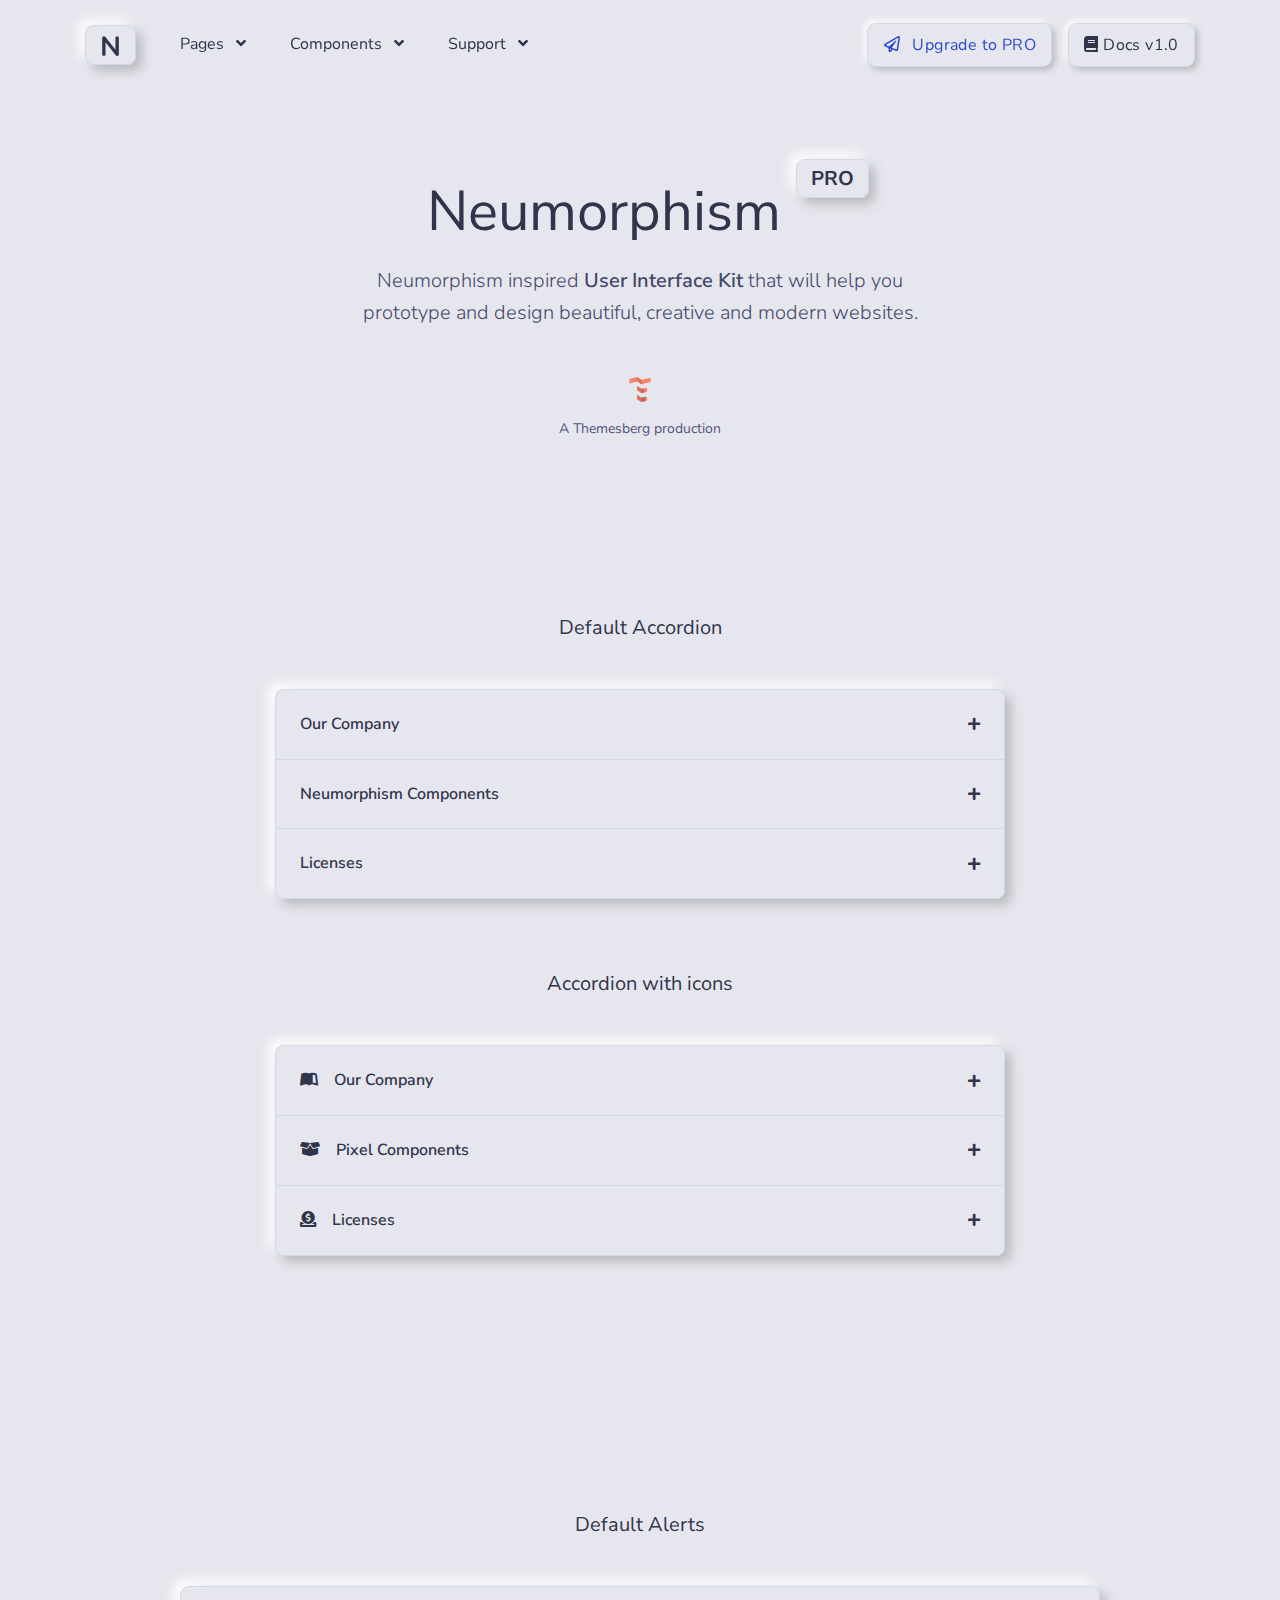
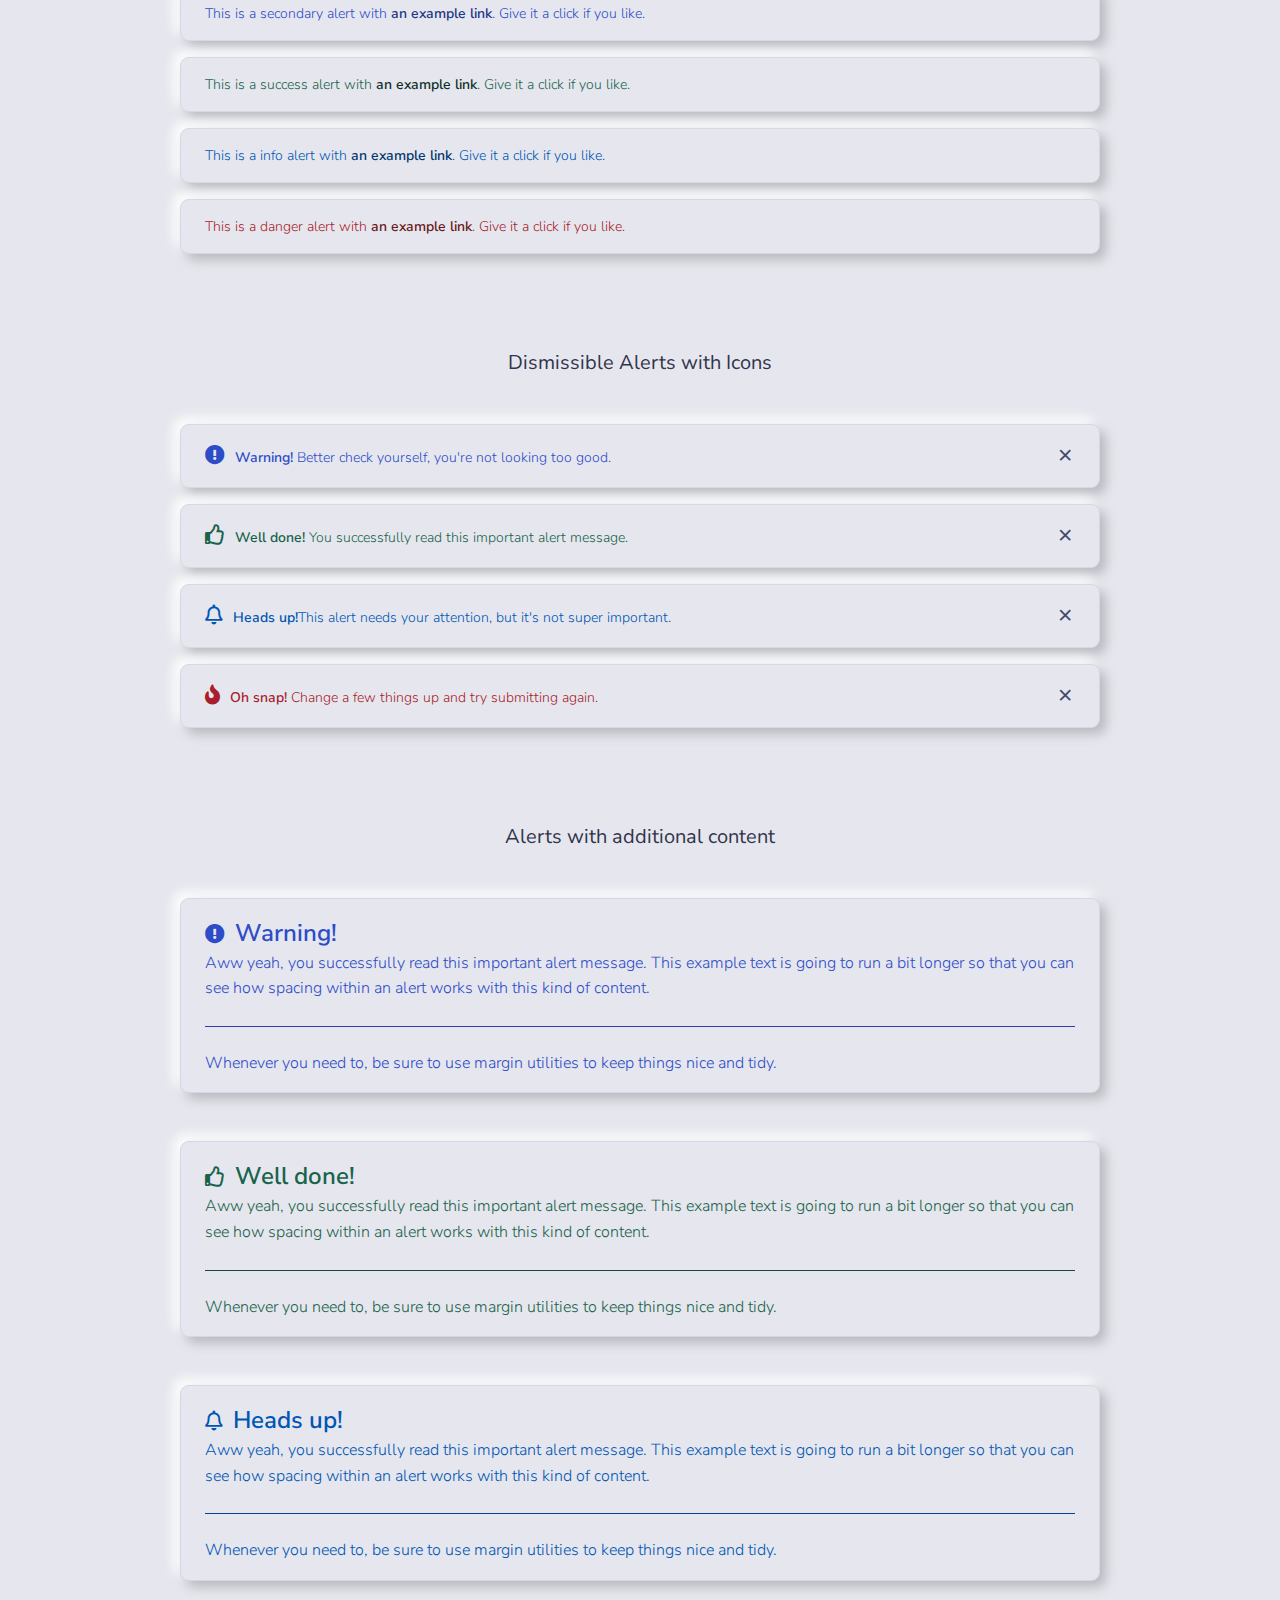
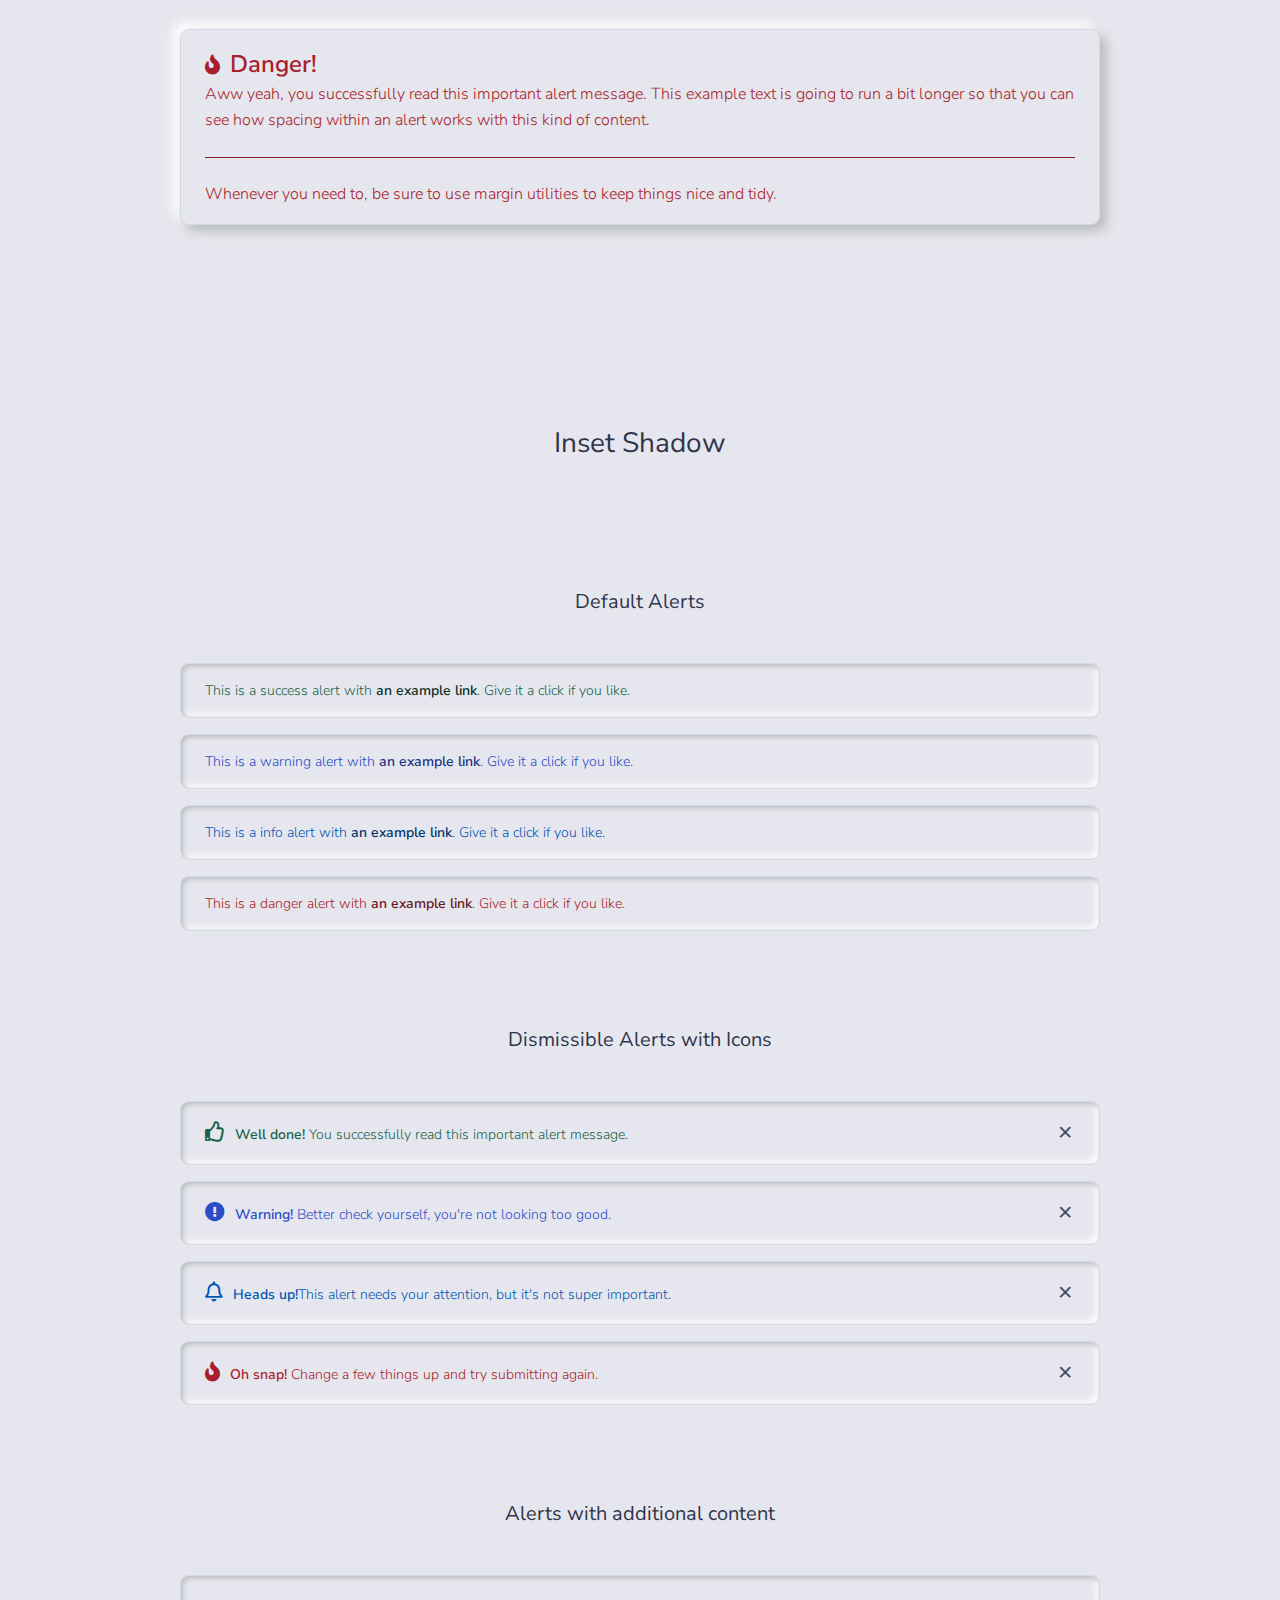
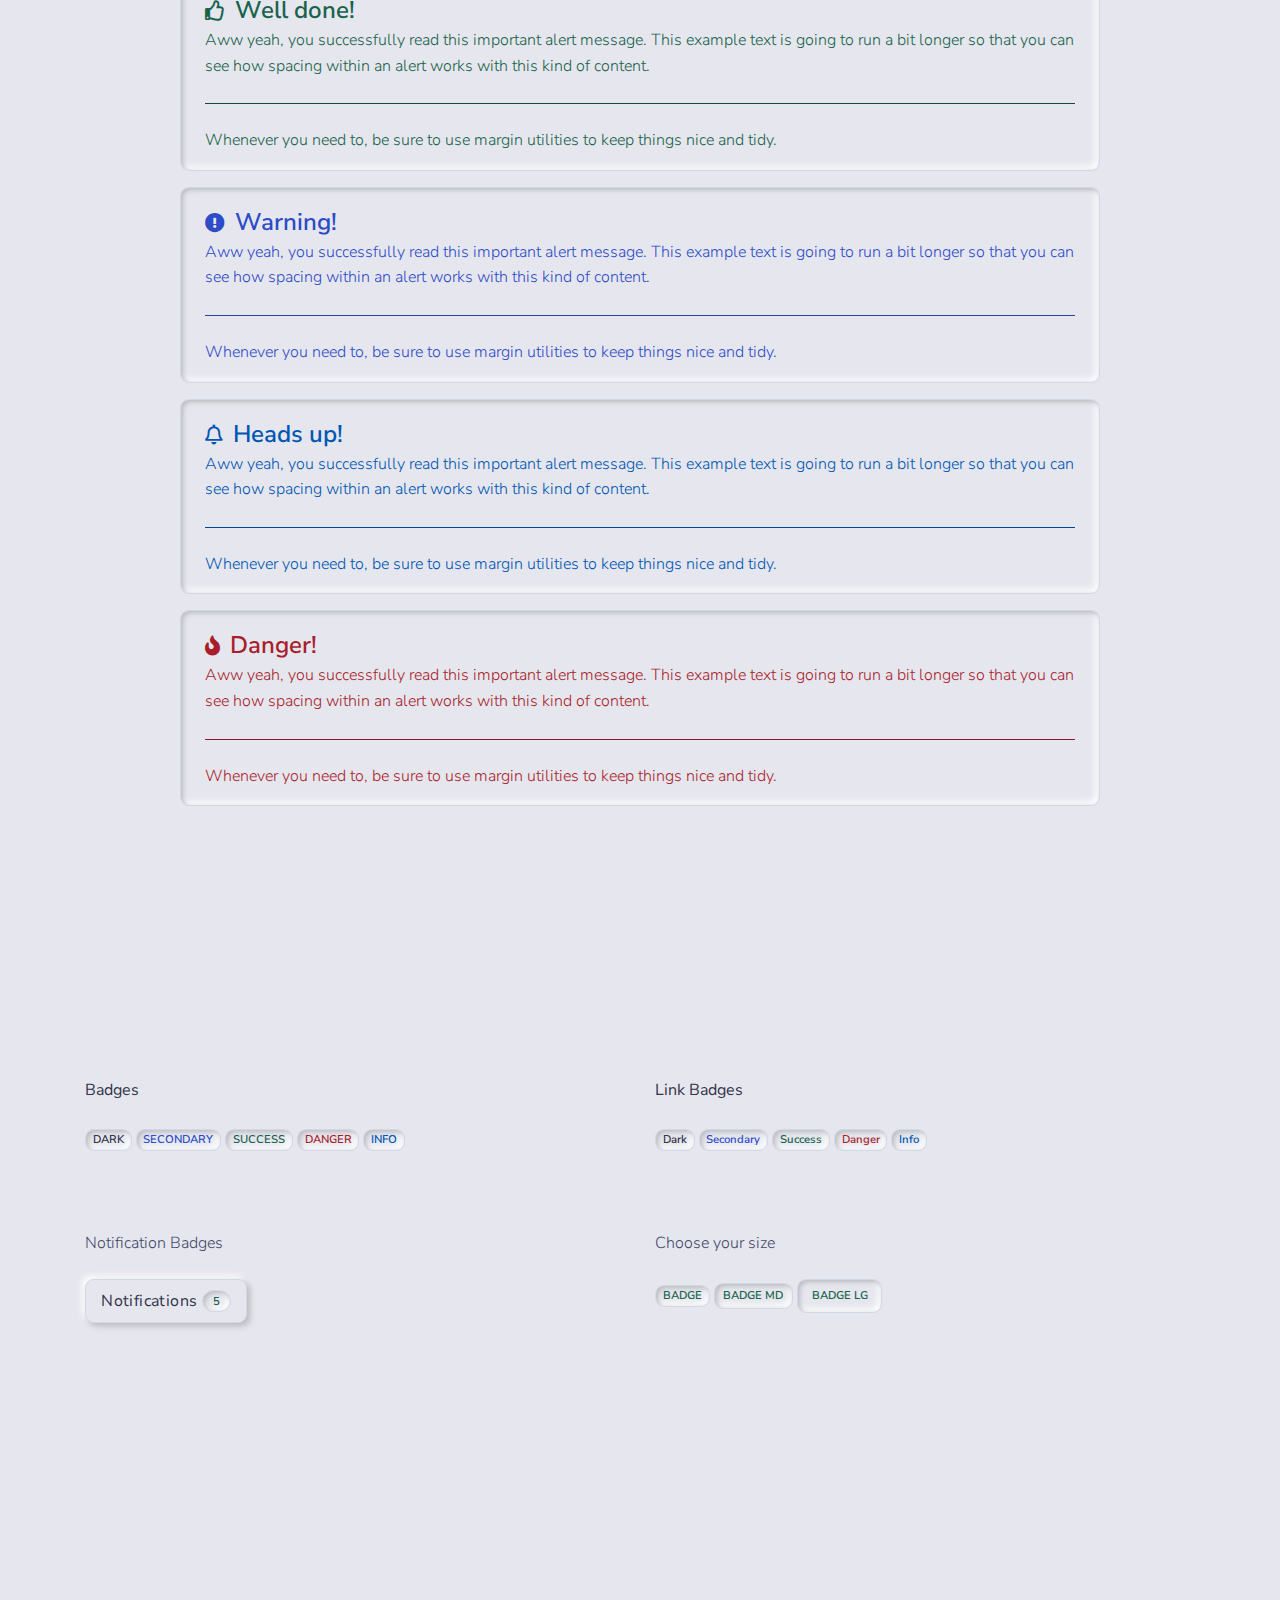
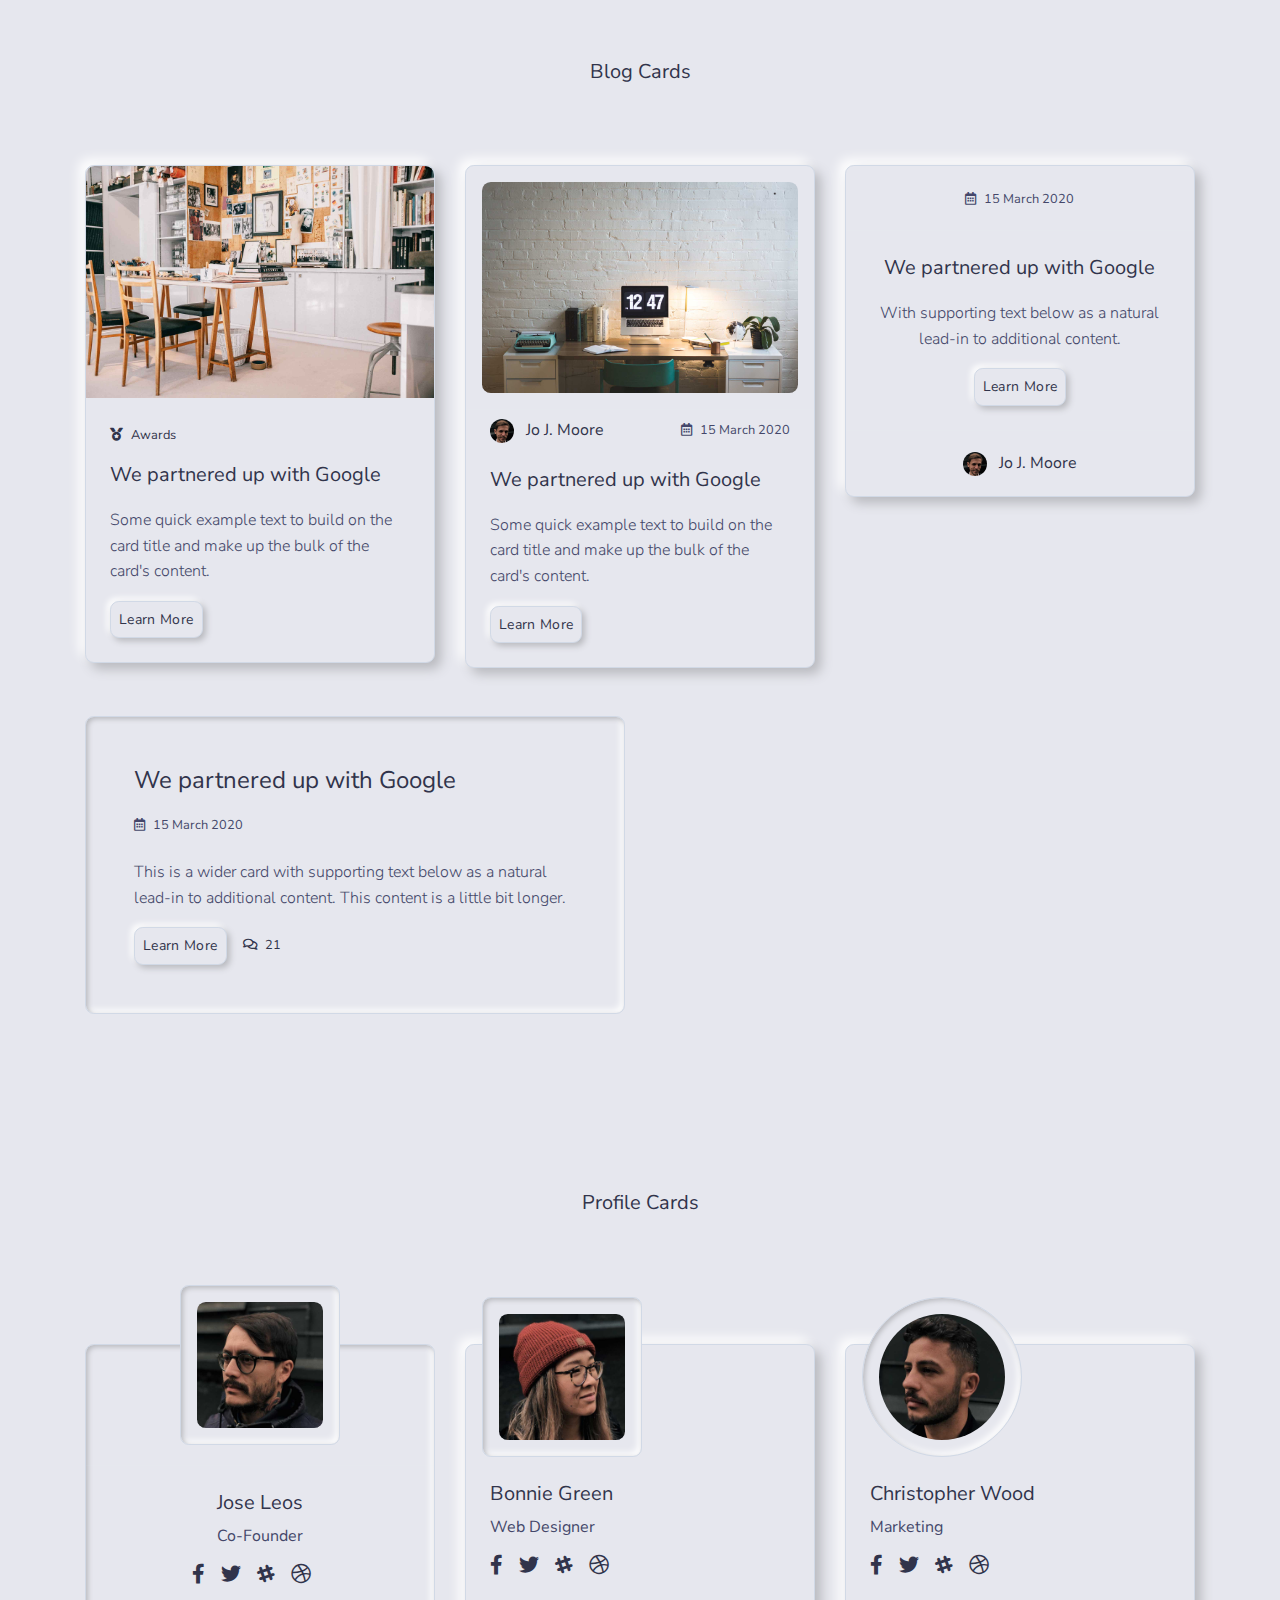
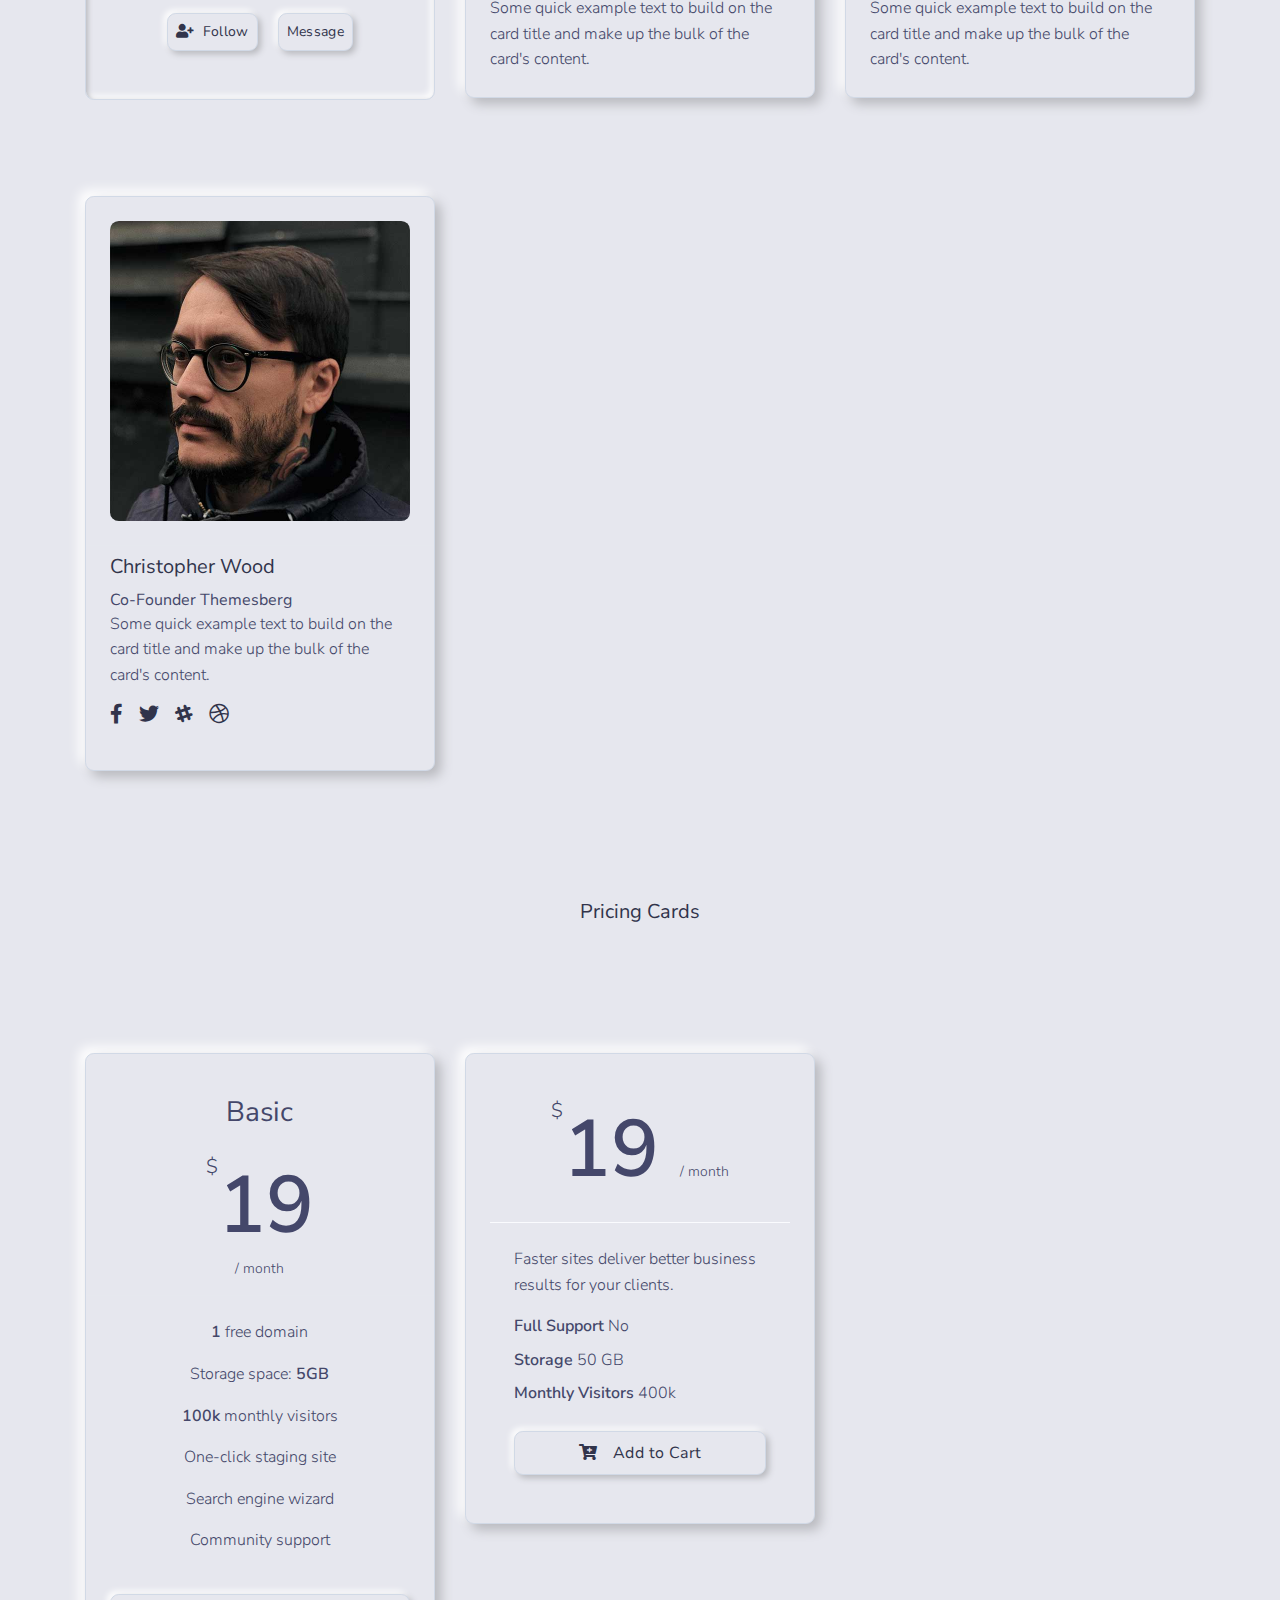
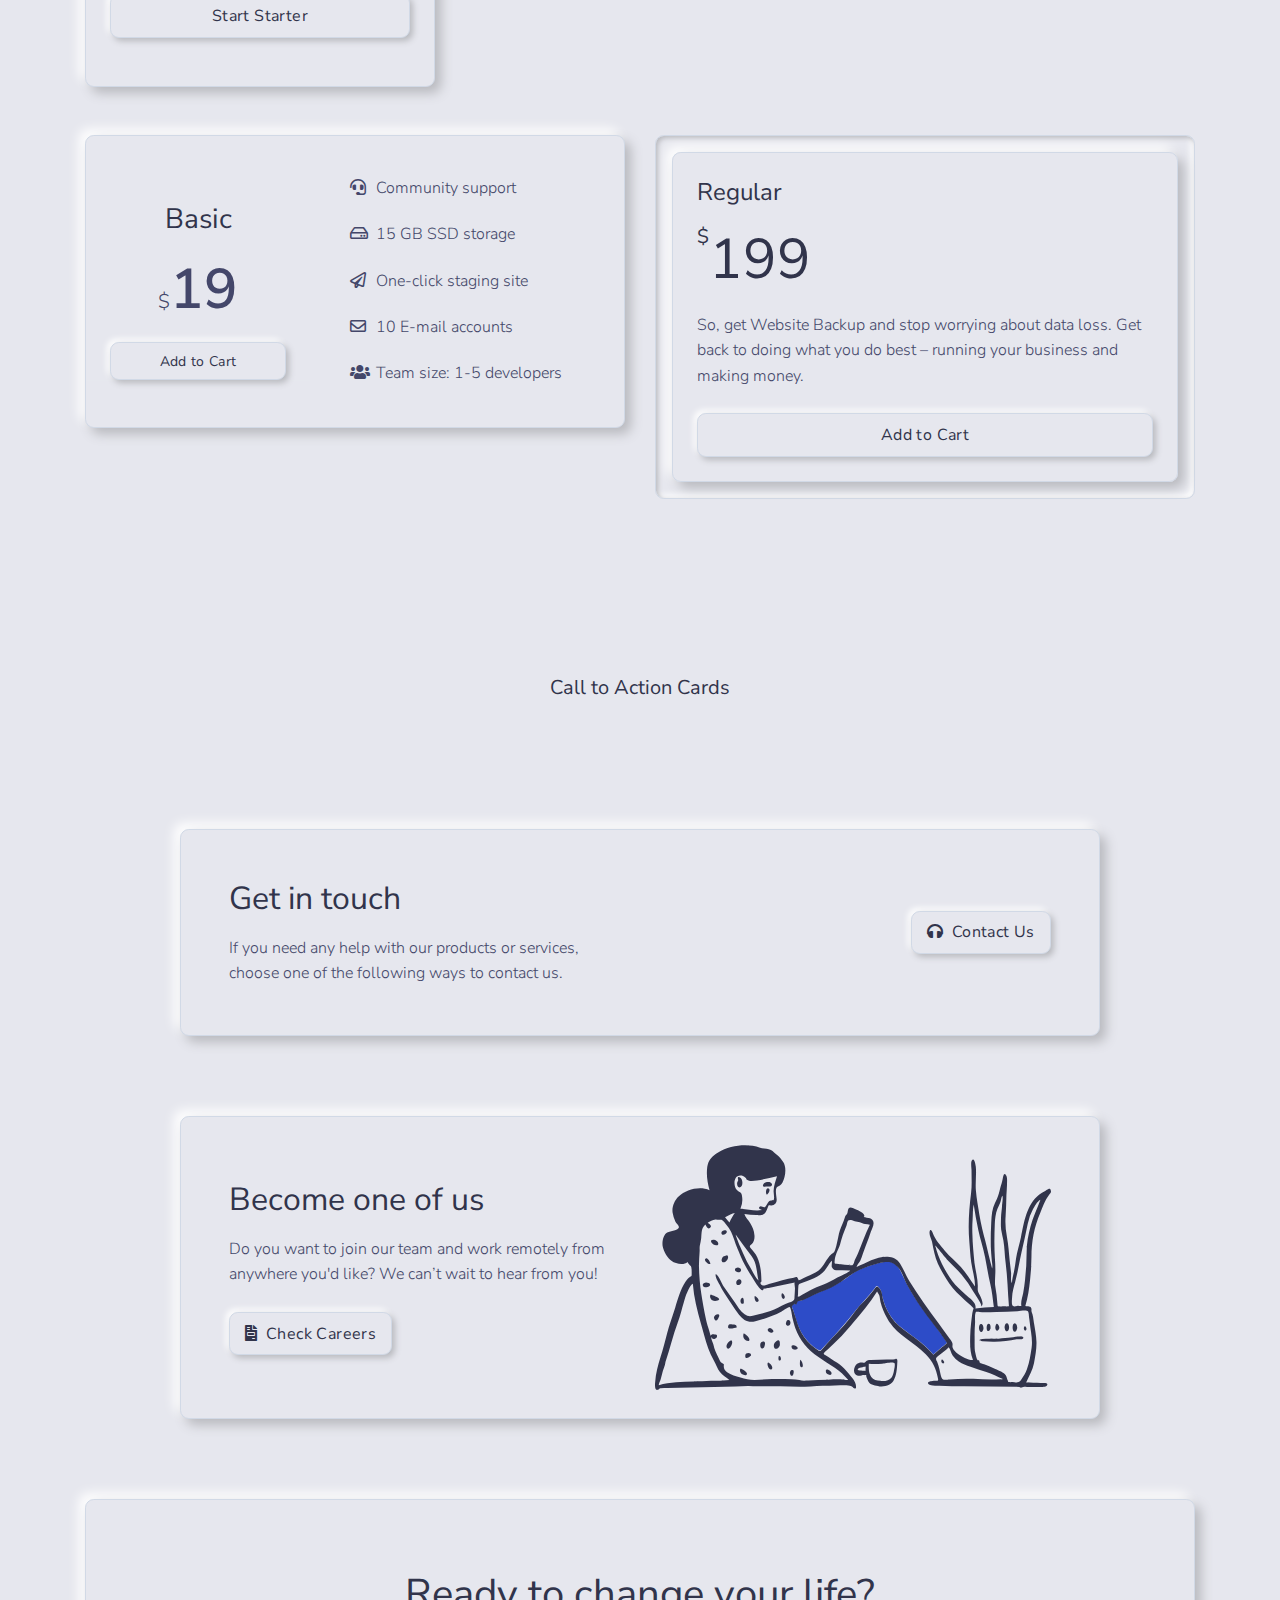
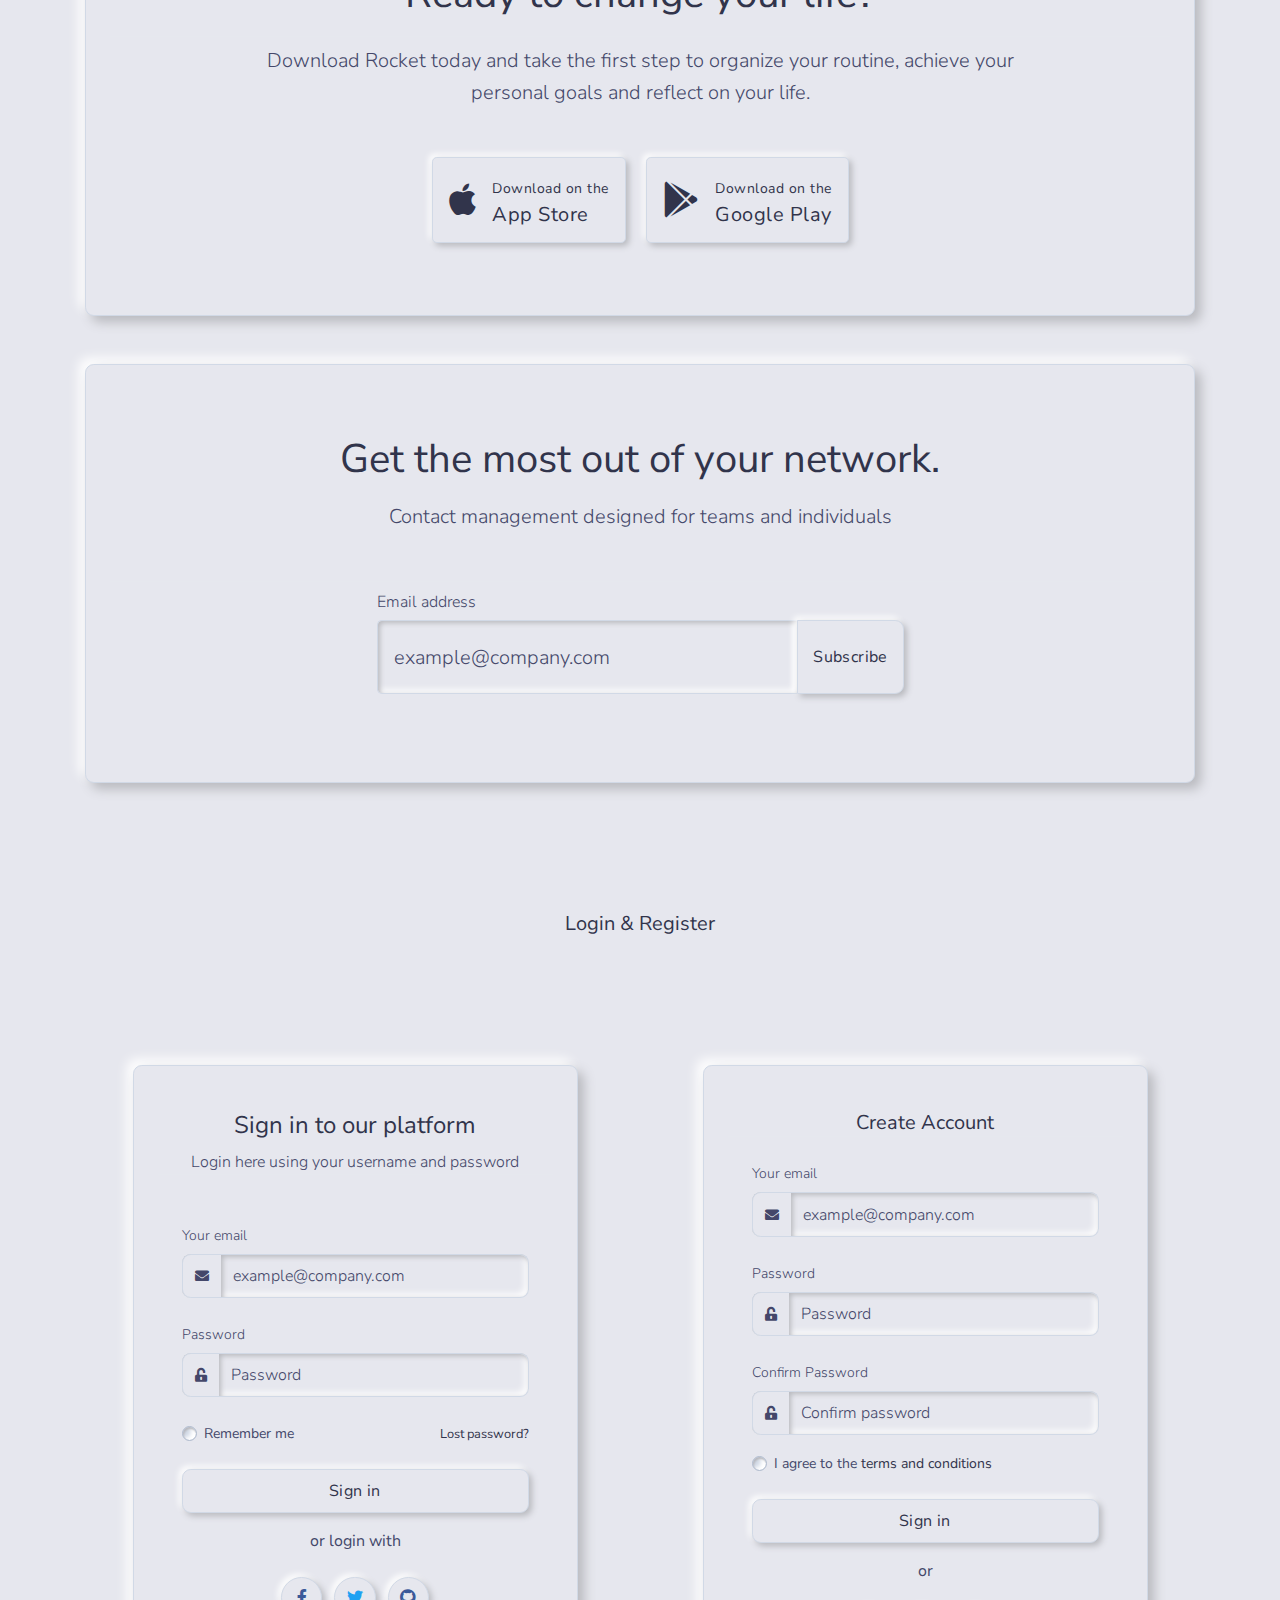
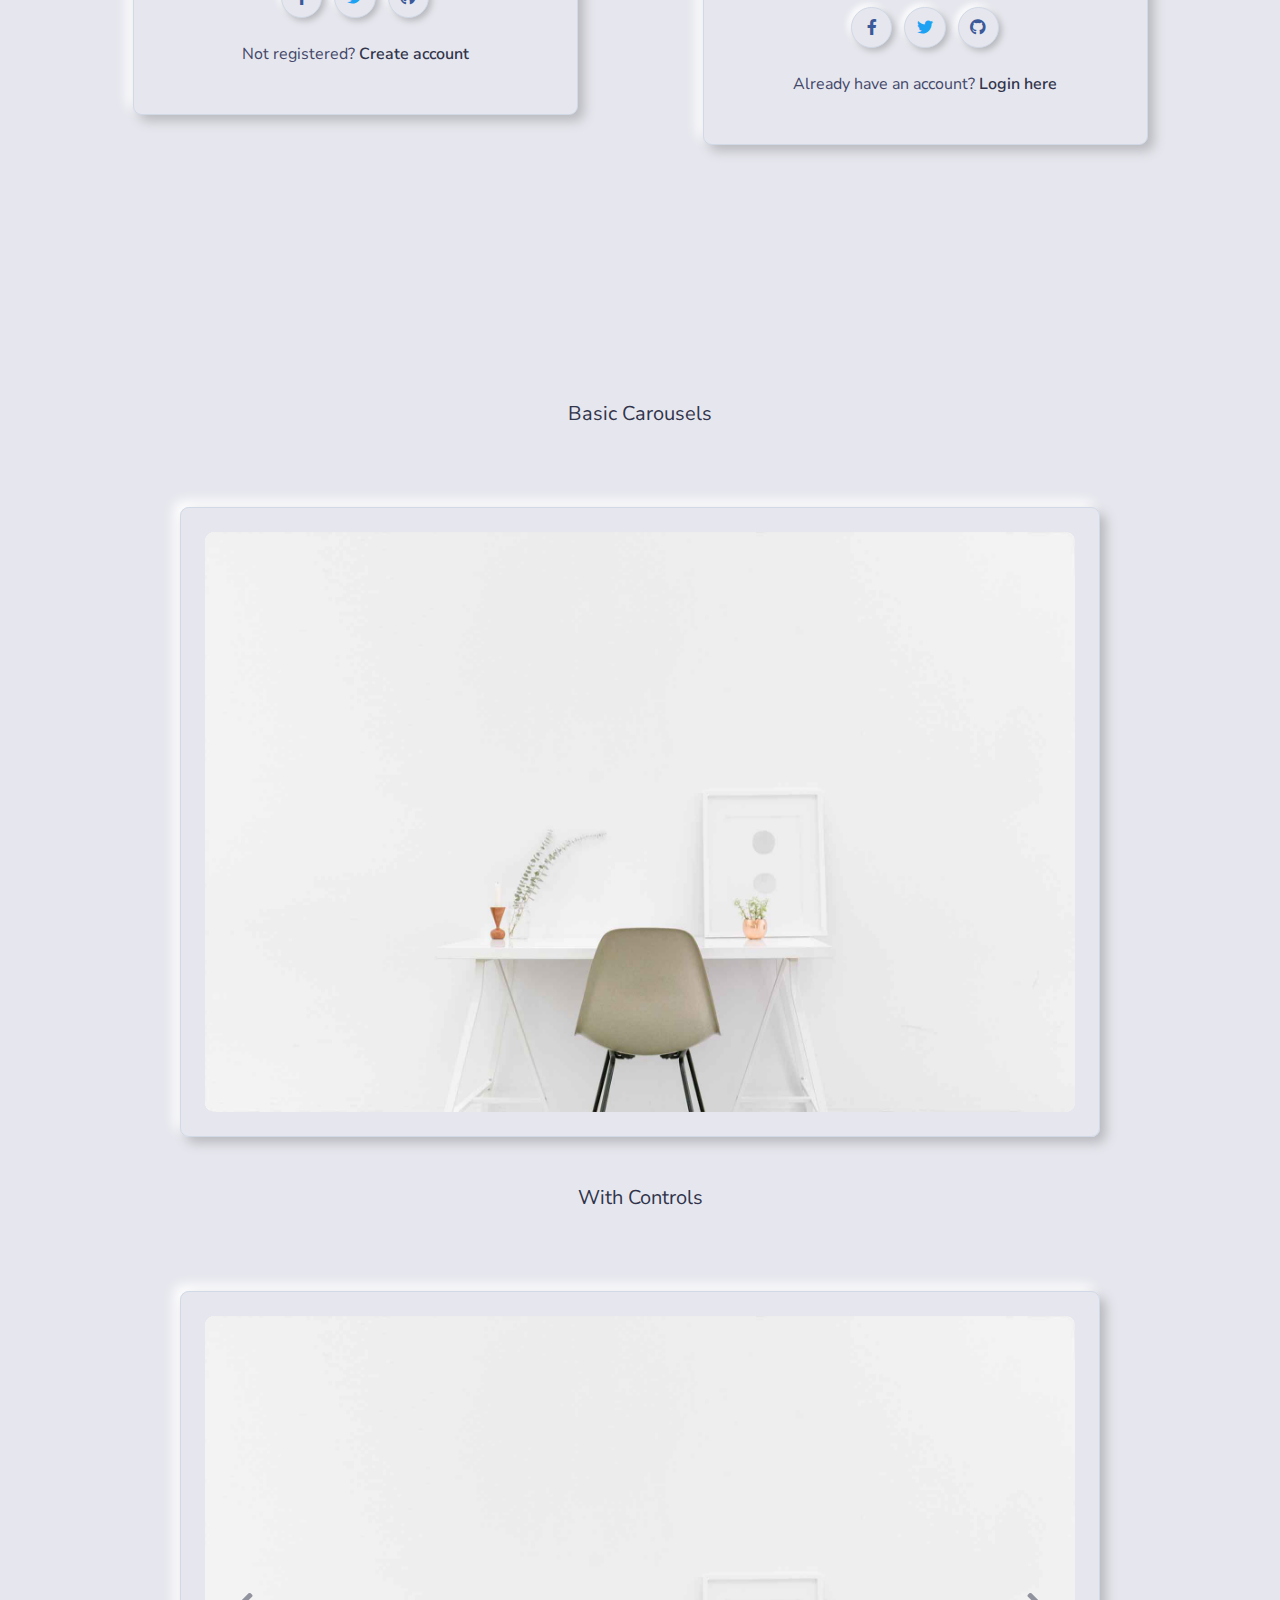
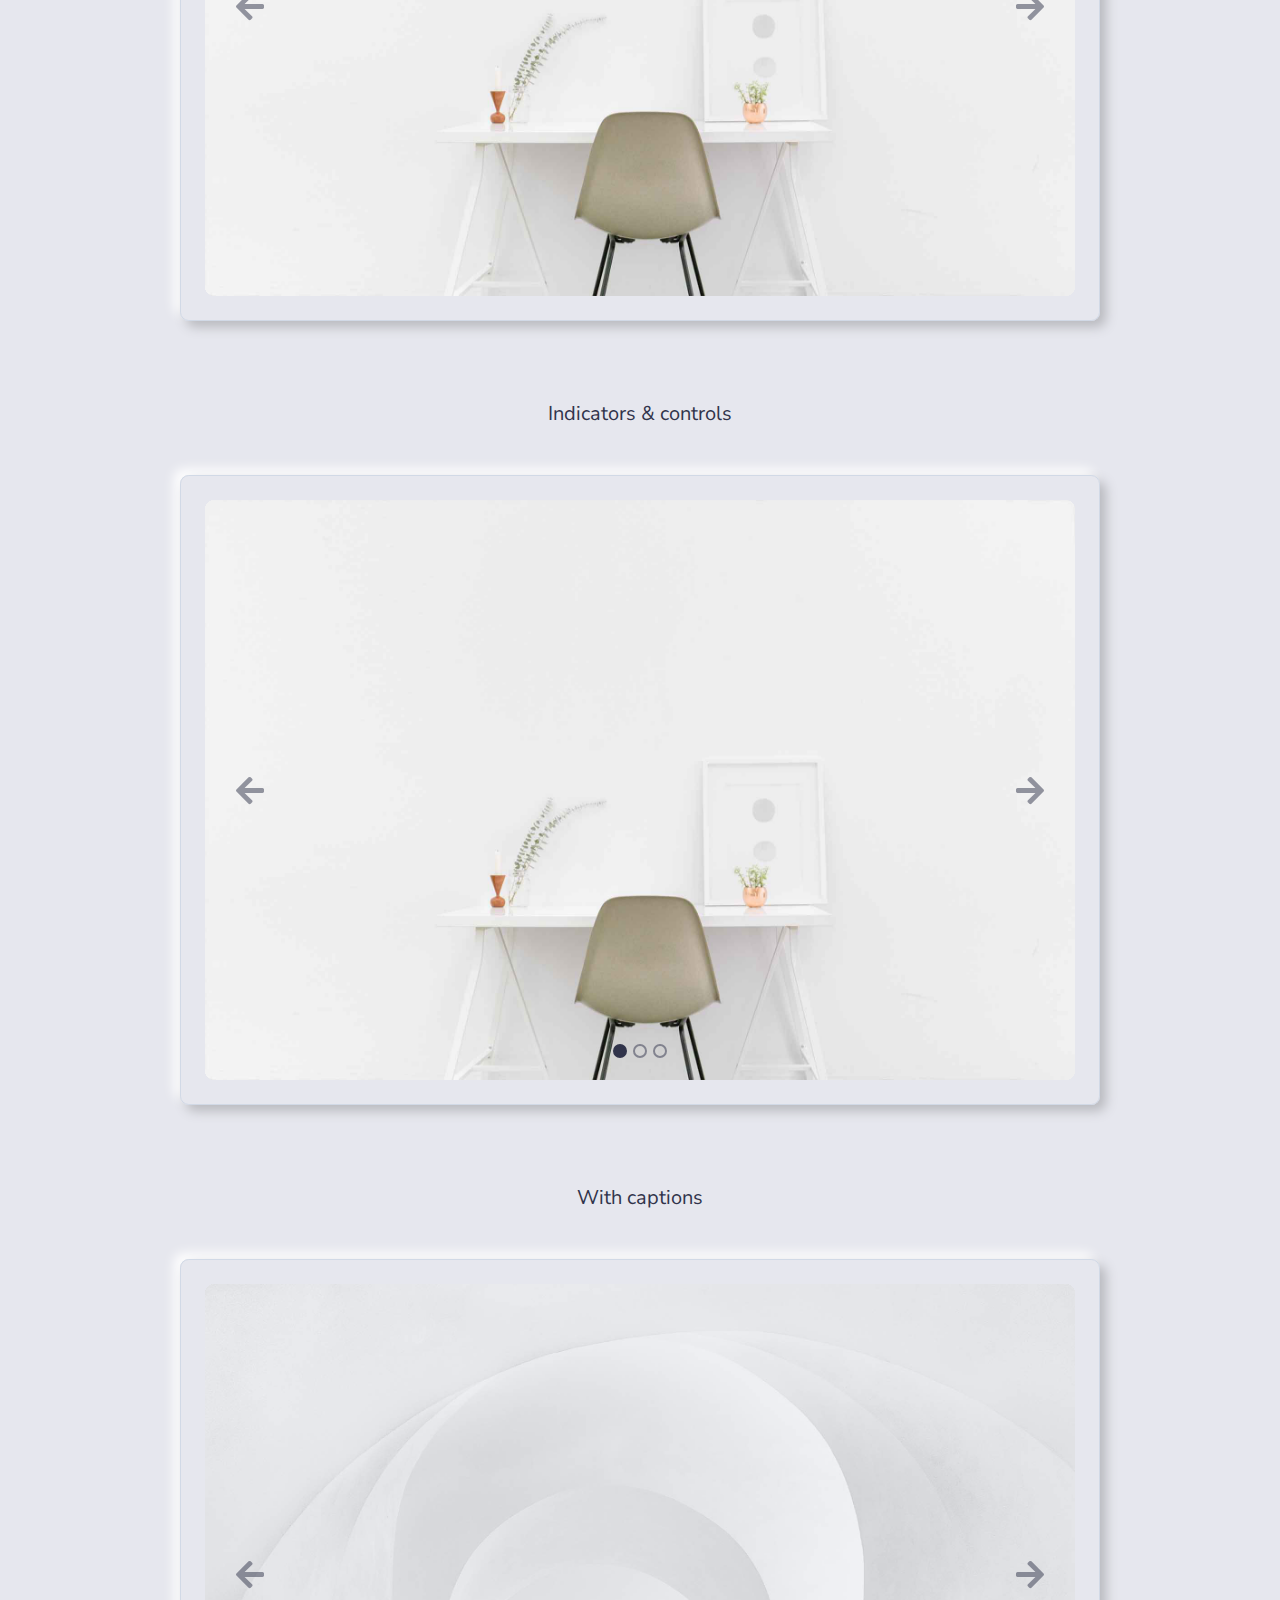
<file: html/components/all.html>
<!--

=========================================================
* Neumorphism UI - v1.0.0
=========================================================

* Product Page: https://themesberg.com/product/ui-kits/neumorphism-ui
* Copyright 2020 Themesberg MIT LICENSE (https://www.themesberg.com/licensing#mit)

* Coded by https://themesberg.com

=========================================================

* The above copyright notice and this permission notice shall be included in all copies or substantial portions of the Software.

-->
<!DOCTYPE html>
<html lang="en">
<head>
    <meta http-equiv="Content-Type" content="text/html; charset=utf-8" />
<!-- Primary Meta Tags -->
<title>Neumorph Pro Components - All</title>
<meta name="viewport" content="width=device-width, initial-scale=1, shrink-to-fit=no">
<meta name="title" content="Neumorph Pro Components - All">
<meta name="author" content="Themesberg">

<link rel="canonical" href="https://themesberg.com/product/ui-kits/neumorphism-ui/" />

<!--  Social tags -->
<meta name="keywords" content="neumorphism, neumorphism ui, neomorphism, neomorphism ui, neomorphism css, neumorphism css, neumorph, neumorphic, design system, login, form, table, tables, card, cards, navbar, modal, icons, icons, map, chat, carousel, menu, datepicker, gallery, slider, date, social, dropdown, search, tab, nav, footer, date picker, forms, tabs, time, button, select, input, timeline, cart, about us, account, log in, blog, profile, portfolio, landing page, ecommerce, shop, landing, register, app, contact, one page, sign up, signup, store, bootstrap 4, bootstrap4, dashboard, bootstrap 4 dashboard, bootstrap 4 design, bootstrap 4 system, bootstrap 4, bootstrap 4 uit kit, bootstrap 4 kit, themesberg, html kit, html css template, web template, bootstrap, bootstrap 4, css3 template, frontend, responsive bootstrap template, bootstrap ui kit, responsive ui kit">
<meta name="description" content="Start developing neumorphic web applications and pages using Neumorphism UI. It features over 100 individual components and 5 example pages.">

<!-- Schema.org markup for Google+ -->
<meta itemprop="name" content="Neumorphism UI by Themesberg">
<meta itemprop="description" content="Start developing neumorphic web applications and pages using Neumorphism UI. It features over 100 individual components and 5 example pages.">
<meta itemprop="image" content="https://themesberg.s3.us-east-2.amazonaws.com/public/products/neumorphism-ui/neumorphism-thumbnail.jpg">

<!-- Twitter Card data -->
<meta name="twitter:card" content="product">
<meta name="twitter:site" content="@themesberg">
<meta name="twitter:title" content="Neumorphism UI by Themesberg">
<meta name="twitter:description" content="Start developing neumorphic web applications and pages using Neumorphism UI. It features over 100 individual components and 5 example pages.">
<meta name="twitter:creator" content="@themesberg">
<meta name="twitter:image" content="https://themesberg.s3.us-east-2.amazonaws.com/public/products/neumorphism-ui/neumorphism-thumbnail.jpg">

<!-- Open Graph data -->
<meta property="fb:app_id" content="214738555737136">
<meta property="og:title" content="Neumorphism UI by Themesberg" />
<meta property="og:type" content="article" />
<meta property="og:url" content="https://demo.themesberg.com/neumorphism-ui/" />
<meta property="og:image" content="https://themesberg.s3.us-east-2.amazonaws.com/public/products/neumorphism-ui/neumorphism-thumbnail.jpg"/>
<meta property="og:description" content="Start developing neumorphic web applications and pages using Neumorphism UI. It features over 100 individual components and 5 example pages." />
<meta property="og:site_name" content="Themesberg" />

<!-- Favicon -->
<link rel="apple-touch-icon" sizes="120x120" href="../../assets/img/favicon/apple-touch-icon.png">
<link rel="icon" type="image/png" sizes="32x32" href="../../assets/img/favicon/favicon-32x32.png">
<link rel="icon" type="image/png" sizes="16x16" href="../../assets/img/favicon/favicon-16x16.png">
<link rel="manifest" href="../../assets/img/favicon/site.webmanifest">
<link rel="mask-icon" href="../../assets/img/favicon/safari-pinned-tab.svg" color="#ffffff">
<meta name="msapplication-TileColor" content="#ffffff">
<meta name="theme-color" content="#ffffff">

<!-- Fontawesome -->
<link type="text/css" href="../../vendor/@fortawesome/fontawesome-free/css/all.min.css" rel="stylesheet">

<!-- Pixel CSS -->
<link type="text/css" href="../../css/neumorphism.css" rel="stylesheet">

<!-- NOTICE: You can use the _analytics.html partial to include production code specific code & trackers -->

</head>

<body>
    <header class="header-global">
    <nav id="navbar-main" aria-label="Primary navigation" class="navbar navbar-main navbar-expand-lg navbar-theme-primary headroom navbar-dark">
        <div class="container position-relative">
            <a class="navbar-brand shadow-soft py-2 px-3 rounded border border-light mr-lg-4" href="../../index.html">
                <img class="navbar-brand-dark" src="../../assets/img/brand/dark.svg" alt="Logo light">
                <img class="navbar-brand-light" src="../../assets/img/brand/dark.svg" alt="Logo dark">
            </a>
            <div class="navbar-collapse collapse" id="navbar_global">
                <div class="navbar-collapse-header">
                    <div class="row">
                        <div class="col-6 collapse-brand">
                            <a href="../../index.html" class="navbar-brand shadow-soft py-2 px-3 rounded border border-light">
                                <img src="../../assets/img/brand/dark.svg" alt="Themesberg logo">
                            </a>
                        </div>
                        <div class="col-6 collapse-close">
                            <a href="#navbar_global" class="fas fa-times" data-toggle="collapse" data-target="#navbar_global" aria-controls="navbar_global" aria-expanded="false" title="close" aria-label="Toggle navigation"></a>
                        </div>
                    </div>
                </div>
                <ul class="navbar-nav navbar-nav-hover align-items-lg-center">
                    <li class="nav-item dropdown">
                        <a href="#" class="nav-link" data-toggle="dropdown" >
                            <span class="nav-link-inner-text">Pages</span>
                            <span class="fas fa-angle-down nav-link-arrow ml-2"></span>
                        </a>
                        <ul class="dropdown-menu">
                            <li><a class="dropdown-item" href="../../html/pages/about.html">About</a></li>
                            <li><a class="dropdown-item" href="../../html/pages/pricing.html">Pricing</a></li>
                            <li><a class="dropdown-item" href="../../html/pages/contact.html">Contact</a></li>
                            <li><a class="dropdown-item" href="../../html/pages/sign-in.html">Sign in</a></li>
                            <li><a class="dropdown-item" href="../../html/pages/sign-up.html">Sign up</a></li>
                        </ul>
                    </li>
                    <li class="nav-item dropdown mega-dropdown">
                        <a href="#" class="nav-link" data-toggle="dropdown" >
                            <span class="nav-link-inner-text">Components</span>
                            <span class="fas fa-angle-down nav-link-arrow ml-2"></span>
                        </a>
                        <div class="dropdown-menu">
                            <div class="row">
                                <div class="col-lg-6 inside-bg d-none d-lg-block">
                                    <div class="justify-content-center bg-primary text-white">
                                        <div class="px-6 pb-5 pt-3">
                                            <img src="../../assets/img/megamenu-image.jpg" alt="Pixel Components">
                                        </div>
                                        <div class="z-2 pb-4 text-center">
                                            <a href="../../html/components/all.html"  class="btn btn-primary mb-2 mb-sm-0 mr-3 text-secondary">
                                                <span class="mr-1"><span class="fas fa-th-large"></span></span>
                                                All components
                                            </a>
                                            <a href="https://themesberg.com/docs/neumorphism-ui/components/alerts" target="_blank" class="btn btn-primary mb-2 mb-sm-0">
                                                <span class="mr-1"><span class="fas fa-book"></span></span>
                                                Docs v1.0
                                            </a>
                                        </div>
                                    </div>
                                </div>
                                <div class="col pl-0">
                                    <ul class="list-style-none">
                                        <li><a class="dropdown-item" href="../../html/components/accordions.html">Accordions</a></li>
                                        <li><a class="dropdown-item" href="../../html/components/alerts.html">Alerts</a></li>
                                        <li><a class="dropdown-item" href="../../html/components/badges.html">Badges</a></li>
                                        <li><a class="dropdown-item" href="../../html/components/bootstrap-carousels.html">Bootstrap Carousels</a></li>
                                        <li><a class="dropdown-item" href="../../html/components/breadcrumbs.html">Breadcrumbs</a></li>
                                        <li><a class="dropdown-item" href="../../html/components/buttons.html">Buttons</a></li>
                                        <li><a class="dropdown-item d-flex align-items-center justify-content-between" href="https://themesberg.com/docs/neumorphism-ui/plugins/jquery-counters/" target="_blank">Counters <span class="badge badge-dark ml-3">Pro</span></a></li>
                                        <li><a class="dropdown-item" href="../../html/components/cards.html">Cards</a></li>
                                        <li><a class="dropdown-item d-flex align-items-center justify-content-between" href="https://themesberg.com/docs/neumorphism-ui/components/e-commerce/" target="_blank">E-commerce <span class="badge badge-dark ml-3">Pro</span></a></li>
                                    </ul>
                                </div>
                                <div class="col pl-0">
                                    <ul class="list-style-none">
                                        <li><a class="dropdown-item" href="../../html/components/forms.html">Forms</a></li>
                                        <li><a class="dropdown-item d-flex align-items-center justify-content-between" href="https://themesberg.com/docs/neumorphism-ui/components/icon-boxes/" target="_blank">Icon Boxes <span class="badge badge-dark ml-3">Pro</span></a></li>
                                        <li><a class="dropdown-item" href="../../html/components/modals.html">Modals</a></li>
                                        <li><a class="dropdown-item" href="../../html/components/navs.html">Navs</a></li>
                                        <li><a class="dropdown-item d-flex align-items-center justify-content-between" href="https://themesberg.com/docs/neumorphism-ui/plugins/owl-carousel/" target="_blank">Owl Carousels <span class="badge badge-dark ml-3">Pro</span></a></li>
                                        <li><a class="dropdown-item" href="../../html/components/pagination.html">Pagination</a></li>
                                        <li><a class="dropdown-item" href="../../html/components/popovers.html">Popovers</a></li>
                                        <li><a class="dropdown-item" href="../../html/components/progress-bars.html">Progress Bars</a></li>

                                    </ul>
                                </div>
                                <div class="col pl-0">
                                    <ul class="list-style-none">
                                        <li><a class="dropdown-item d-flex align-items-center justify-content-between" href="https://themesberg.com/docs/neumorphism-ui/components/icon-boxes/#steps" target="_blank">Steps <span class="badge badge-dark ml-3">Pro</span></a></li>
                                        <li><a class="dropdown-item" href="../../html/components/tables.html">Tables</a></li>
                                        <li><a class="dropdown-item" href="../../html/components/tabs.html">Tabs</a> </li>
                                        <li><a class="dropdown-item" href="../../html/components/toasts.html">Toasts</a> </li>
                                        <li><a class="dropdown-item d-flex align-items-center justify-content-between" href="https://themesberg.com/docs/neumorphism-ui/components/timelines/" target="_blank">Timelines <span class="badge badge-dark ml-3">Pro</span></a></li>
                                        <li><a class="dropdown-item" href="../../html/components/tooltips.html">Tooltips</a></li>
                                        <li><a class="dropdown-item" href="../../html/components/typography.html">Typography</a></li>
                                        <li><a class="dropdown-item d-flex align-items-center justify-content-between" href="https://demo.themesberg.com/neumorphism-ui-pro/html/components/widgets.html" target="_blank">Widgets <span class="badge badge-dark ml-3">Pro</span></a></li>
                                    </ul>
                                </div>
                            </div>
                        </div>
                    </li>
                    <li class="nav-item dropdown">
                        <a href="#" class="nav-link" data-toggle="dropdown" >
                            <span class="nav-link-inner-text">Support</span>
                            <span class="fas fa-angle-down nav-link-arrow ml-2"></span>
                        </a>
                        <div class="dropdown-menu dropdown-menu-lg">
                            <div class="col-auto px-0" data-dropdown-content>
                                <div class="list-group list-group-flush">
                                    <a href="https://themesberg.com/docs/neumorphism-ui/getting-started/quick-start/" target="_blank" class="list-group-item list-group-item-action d-flex align-items-center p-0 py-3 px-lg-4">
                                        <span class="icon icon-sm icon-secondary"><span class="fas fa-file-alt"></span></span>
                                        <div class="ml-4">
                                            <span class="text-dark d-block">Documentation<span class="badge badge-sm badge-secondary ml-2">v1.0</span></span>
                                            <span class="small">Examples and guides</span>
                                        </div>
                                    </a>
                                    <a href="https://github.com/themesberg/th-neumorphism-ui-pro/issues" target="_blank" class="list-group-item list-group-item-action d-flex align-items-center p-0 py-3 px-lg-4">
                                        <span class="icon icon-sm icon-secondary"><span class="fas fa-microphone-alt"></span></span>
                                        <div class="ml-4">
                                            <span class="text-dark d-block">Support</span>
                                            <span class="small">Looking for answers? Ask us!</span>
                                        </div>
                                    </a>
                                </div>
                            </div>
                        </div>
                    </li>
                </ul>
            </div>
            <div class="d-flex align-items-center">
                <a href="https://themesberg.com/product/ui-kits/neumorphism-ui-pro" target="_blank" class="btn btn-primary text-secondary mr-3"><i class="far fa-paper-plane mr-2"></i> Upgrade to PRO</a>
                <a href="https://themesberg.com/docs/neumorphism-ui/getting-started/quick-start/" target="_blank" class="btn btn-primary d-none d-md-inline-block"><i class="fas fa-book"></i> Docs v1.0</a>
                <button class="navbar-toggler ml-2" type="button" data-toggle="collapse" data-target="#navbar_global" aria-controls="navbar_global" aria-expanded="false" aria-label="Toggle navigation">
                    <span class="navbar-toggler-icon"></span>
                </button>
            </div>
        </div>
    </nav>
</header>
    <main>

        <section class="section section bg-primary pb-5 overflow-hidden z-2">
            <div class="container z-2">
                <div class="row justify-content-center text-center pt-6">
                    <div class="col-lg-8 col-xl-8">
                        <h1 class="display-2 mb-3">Neumorphism<span class="presentation-badge bg-primary border border-light shadow-soft font-weight-bolder text-dark">PRO</span></h1>
                        <p class="lead px-md-6 mb-5">Neumorphism inspired <strong>User Interface Kit</strong> that will help you prototype and design beautiful, creative and modern websites.</p>
                        <a href="https://themesberg.com" target="_blank" class="d-flex justify-content-center flex-column">
                            <img src="../../assets/img/themesberg.svg" height="25" class="mb-3" alt="Themesberg Logo">
                            <span class="text-muted font-small">A Themesberg production</span>
                        </a>
                    </div>
                </div>
            </div>
        </section>

        <div class="section  bg-primary section-lg">
    <div class="container">
        <!-- Title -->
        <div class="row">
            <div class="col text-center">
                <div class="mb-5">
                    <span class="h5 text-center">Default Accordion</span>
                </div>
            </div>
        </div>
        <div class="row justify-content-center">
            <div class="col-12 col-md-10 col-lg-8">
                <!--Accordion-->
                <div class="accordion shadow-soft rounded" id="accordionExample1">
                    <div class="card card-sm card-body bg-primary border-light mb-0">
                        <a href="#panel-1" data-target="#panel-1" class="accordion-panel-header" data-toggle="collapse" role="button" aria-expanded="false" aria-controls="panel-1">
                            <span class="h6 mb-0 font-weight-bold">Our Company</span>
                            <span class="icon"><span class="fas fa-plus"></span></span>
                        </a>
                        <div class="collapse" id="panel-1">
                            <div class="pt-3">
                                <p class="mb-0">
                                    At Themesberg, our mission has always been focused on bringing openness and transparency to the design process. We've always believed that by providing a space where designers can share ongoing work not only empowers them to make better products, it also
                                    helps them grow. We're proud to be a part of creating a more open culture and to continue building a product that supports this vision.
                                </p>
                            </div>
                        </div>
                    </div>
                    <div class="card card-sm card-body bg-primary border-light mb-0">
                        <a href="#panel-2" data-target="#panel-2" class="accordion-panel-header" data-toggle="collapse" role="button" aria-expanded="false" aria-controls="panel-1">
                            <span class="h6 mb-0 font-weight-bold">Neumorphism Components</span>
                            <span class="icon"><span class="fas fa-plus"></span></span>
                        </a>
                        <div class="collapse" id="panel-2">
                            <div class="pt-3">
                                <p class="mb-0">
                                    At Themesberg, our mission has always been focused on bringing openness and transparency to the design process. We've always believed that by providing a space where designers can share ongoing work not only empowers them to make better products, it also
                                    helps them grow. We're proud to be a part of creating a more open culture and to continue building a product that supports this vision. </p>
                            </div>
                        </div>
                    </div>
                    <div class="card card-sm card-body bg-primary border-light">
                        <a href="#panel-3" data-target="#panel-3" class="accordion-panel-header" data-toggle="collapse" role="button" aria-expanded="false" aria-controls="panel-1">
                            <span class="h6 mb-0 font-weight-bold">Licenses</span>
                            <span class="icon"><span class="fas fa-plus"></span></span>
                        </a>
                        <div class="collapse" id="panel-3">
                            <div class="pt-3">
                                <p class="mb-0">
                                    At Themesberg, our mission has always been focused on bringing openness and transparency to the design process. We've always believed that by providing a space where designers can share ongoing work not only empowers them to make better products, it also
                                    helps them grow. We're proud to be a part of creating a more open culture and to continue building a product that supports this vision. </p>
                            </div>
                        </div>
                    </div>
                </div>
                <!--End of Accordion-->
            </div>
        </div>
        <!-- Title -->
        <div class="row">
            <div class="col text-center">
                <div class="my-5">
                    <span class="h5 text-center">Accordion with icons</span>
                </div>
            </div>
        </div>
        <div class="row justify-content-center">
            <div class="col-12 col-md-10 col-lg-8">
                <!--Accordion-->
                <div class="accordion shadow-soft rounded">
                    <div class="card card-sm card-body bg-primary border-light mb-0">
                        <a href="#panel-4" data-target="#panel-4" class="accordion-panel-header" data-toggle="collapse" role="button" aria-expanded="false" aria-controls="panel-1">
                            <span class="icon-title h6 mb-0 font-weight-bold"><span class="fab fa-leanpub"></span>Our
                                Company</span>
                            <span class="icon"><span class="fas fa-plus"></span></span>
                        </a>
                        <div class="collapse" id="panel-4">
                            <div class="pt-3">
                                <p class="mb-0">
                                    At Themesberg, our mission has always been focused on bringing openness and transparency to the design process. We've always believed that by providing a space where designers can share ongoing work not only empowers them to make better products, it also
                                    helps them grow. We're proud to be a part of creating a more open culture and to continue building a product that supports this vision.
                                </p>
                            </div>
                        </div>
                    </div>
                    <div class="card card-sm card-body bg-primary border-light mb-0">
                        <a href="#panel-5" data-target="#panel-5" class="accordion-panel-header" data-toggle="collapse" role="button" aria-expanded="false" aria-controls="panel-1">
                            <span class="icon-title h6 mb-0 font-weight-bold"><span class="fas fa-box-open"></span>Pixel
                                Components</span>
                            <span class="icon"><span class="fas fa-plus"></span></span>
                        </a>
                        <div class="collapse" id="panel-5">
                            <div class="pt-3">
                                <p class="mb-0">
                                    At Themesberg, our mission has always been focused on bringing openness and transparency to the design process. We've always believed that by providing a space where designers can share ongoing work not only empowers them to make better products, it also
                                    helps them grow. We're proud to be a part of creating a more open culture and to continue building a product that supports this vision. </p>
                            </div>
                        </div>
                    </div>
                    <div class="card card-sm card-body bg-primary border-light mb-0">
                        <a href="#panel-6" data-target="#panel-6" class="accordion-panel-header" data-toggle="collapse" role="button" aria-expanded="false" aria-controls="panel-1">
                            <span class="icon-title h6 mb-0 font-weight-bold"><span class="fas fa-donate"></span>Licenses</span>
                            <span class="icon"><span class="fas fa-plus"></span></span>
                        </a>
                        <div class="collapse" id="panel-6">
                            <div class="pt-3">
                                <p class="mb-0">
                                    At Themesberg, our mission has always been focused on bringing openness and transparency to the design process. We've always believed that by providing a space where designers can share ongoing work not only empowers them to make better products, it also
                                    helps them grow. We're proud to be a part of creating a more open culture and to continue building a product that supports this vision. </p>
                            </div>
                        </div>
                    </div>
                </div>
                <!--End of Accordion-->
            </div>
        </div>
    </div>
</div>

        <div class="section bg-primary section-lg">
    <div class="container">
        <!-- Title -->
        <div class="row">
            <div class="col text-center">
                <div class="mb-5">
                    <span class="h5 text-center">Default Alerts</span>
                </div>
            </div>
        </div>
        <!-- End of title-->
        <div class="row justify-content-center">
            <div class="col-12 col-md-10">
                <div class="alert alert-secondary shadow-soft" role="alert">
                    <span class="alert-inner--text">This is a secondary alert with <a href="#" class="alert-link">an
                            example link</a>. Give it a click if you like.</span>
                </div>
                <div class="alert alert-success shadow-soft" role="alert">
                    <span class="alert-inner--text">This is a success alert with <a href="#" class="alert-link">an
                            example link</a>. Give it a click if you like.</span>
                </div>
                <div class="alert alert-info shadow-soft" role="alert">
                    <span class="alert-inner--text">This is a info alert with <a href="#" class="alert-link">an
                            example link</a>. Give it a click if you like.</span>
                </div>
                <div class="alert alert-danger shadow-soft" role="alert">
                    <span class="alert-inner--text">This is a danger alert with <a href="#" class="alert-link">an
                            example link</a>. Give it a click if you like.</span>
                </div>
            </div>
        </div>
        <!-- Title -->
        <div class="row">
            <div class="col text-center">
                <div class="mt-6 mb-5">
                    <span class="h5 text-center">Dismissible Alerts with Icons</span>
                </div>
            </div>
        </div>
        <!-- End of Title -->
        <div class="row justify-content-center">
            <div class="col-12 col-md-10">
                <div class="alert alert-secondary alert-dismissible shadow-soft fade show" role="alert">
                    <span class="alert-inner--icon"><span class="fas fa-exclamation-circle"></span></span>
                    <span class="alert-inner--text"><strong>Warning!</strong> Better check yourself, you're not
                        looking too good.</span>
                    <button type="button" class="close text-dark" data-dismiss="alert" aria-label="Close">
                        <span aria-hidden="true">&times;</span>
                    </button>
                </div>
                <div class="alert alert-success alert-dismissible shadow-soft fade show" role="alert">
                    <span class="alert-inner--icon"><span class="far fa-thumbs-up"></span></span>
                    <span class="alert-inner--text"><strong>Well done!</strong> You successfully read this
                        important alert message.</span>
                    <button type="button" class="close" data-dismiss="alert" aria-label="Close">
                        <span aria-hidden="true">&times;</span>
                    </button>
                </div>
                <div class="alert alert-info alert-dismissible shadow-soft fade show" role="alert">
                    <span class="alert-inner--icon"><span class="far fa-bell"></span></span>
                    <span class="alert-inner--text"><strong>Heads up!</strong>This alert needs your attention,
                        but it's not super important.</span>
                    <button type="button" class="close" data-dismiss="alert" aria-label="Close">
                        <span aria-hidden="true">&times;</span>
                    </button>
                </div>
                <div class="alert alert-danger alert-dismissible shadow-soft fade show" role="alert">
                    <span class="alert-inner--icon"><span class="fas fa-fire"></span></span>
                    <span class="alert-inner--text"><strong>Oh snap!</strong> Change a few things up and try
                        submitting again.</span>
                    <button type="button" class="close" data-dismiss="alert" aria-label="Close">
                        <span aria-hidden="true">&times;</span>
                    </button>
                </div>
            </div>
        </div>
        <!-- Title -->
        <div class="row">
            <div class="col text-center">
                <div class="mt-6 mb-5">
                    <span class="h5 text-center">Alerts with additional content</span>
                </div>
            </div>
        </div>
        <!-- End of Title -->
        <div class="row justify-content-center">
            <div class="col-12 col-md-10">
                <div class="alert alert-secondary shadow-soft mb-4 mb-lg-5" role="alert">
                    <span class="alert-inner--icon icon-lg"><span class="fas fa-exclamation-circle"></span></span>
                    <span class="alert-heading">Warning!</span>
                    <p>Aww yeah, you successfully read this important alert message. This example text is going to run a bit longer so that you can see how spacing within an alert works with this kind of content.</p>
                    <hr>
                    <p class="mb-0">Whenever you need to, be sure to use margin utilities to keep things nice and tidy.</p>
                </div>
                <div class="alert alert-success shadow-soft mb-4 mb-lg-5" role="alert">
                    <span class="alert-inner--icon icon-lg"><span class="far fa-thumbs-up"></span></span>
                    <span class="alert-heading">Well done!</span>
                    <p>Aww yeah, you successfully read this important alert message. This example text is going to run a bit longer so that you can see how spacing within an alert works with this kind of content.</p>
                    <hr>
                    <p class="mb-0">Whenever you need to, be sure to use margin utilities to keep things nice and tidy.</p>
                </div>
                <div class="alert alert-info shadow-soft mb-4 mb-lg-5" role="alert">
                    <span class="alert-inner--icon icon-lg"><span class="far fa-bell"></span></span>
                    <span class="alert-heading">Heads up!</span>
                    <p>Aww yeah, you successfully read this important alert message. This example text is going to run a bit longer so that you can see how spacing within an alert works with this kind of content.</p>
                    <hr>
                    <p class="mb-0">Whenever you need to, be sure to use margin utilities to keep things nice and tidy.</p>
                </div>
                <div class="alert alert-danger shadow-soft mb-4 mb-lg-5" role="alert">
                    <span class="alert-inner--icon icon-lg"><span class="fas fa-fire"></span></span>
                    <span class="alert-heading">Danger!</span>
                    <p>Aww yeah, you successfully read this important alert message. This example text is going to run a bit longer so that you can see how spacing within an alert works with this kind of content.</p>
                    <hr>
                    <p class="mb-0">Whenever you need to, be sure to use margin utilities to keep things nice and tidy.</p>
                </div>
            </div>
        </div>
    </div>
</div>
<!-- End of Section -->
<div class="section pt-4 pb-0">
    <div class="container">
        <div class="row">
            <div class="col text-center">
                <span class="h3">Inset Shadow</span>
            </div>
        </div>
    </div>
</div>
<!-- Section -->
<div class="section section-lg">
    <div class="container">
        <!-- Title -->
        <div class="row">
            <div class="col text-center">
                <div class="mb-5">
                    <span class="h5 text-center">Default Alerts</span>
                </div>
            </div>
        </div>
        <!-- End of Title -->
        <div class="row justify-content-center">
            <div class="col-12 col-md-10">
                <div class="alert alert-success shadow-inset" role="alert">
                    <span class="alert-inner--text">This is a success alert with <a href="#" class="alert-link">an
                            example link</a>. Give it a click if you like.</span>
                </div>
                <div class="alert alert-secondary shadow-inset" role="alert">
                    <span class="alert-inner--text">This is a warning alert with <a href="#" class="alert-link">an
                            example link</a>. Give it a click if you like.</span>
                </div>
                <div class="alert alert-info shadow-inset" role="alert">
                    <span class="alert-inner--text">This is a info alert with <a href="#" class="alert-link">an
                            example link</a>. Give it a click if you like.</span>
                </div>
                <div class="alert alert-danger shadow-inset" role="alert">
                    <span class="alert-inner--text">This is a danger alert with <a href="#" class="alert-link">an
                            example link</a>. Give it a click if you like.</span>
                </div>
            </div>
        </div>
        <!-- Title -->
        <div class="row">
            <div class="col text-center">
                <div class="mt-6 mb-5">
                    <span class="h5 text-center">Dismissible Alerts with Icons</span>
                </div>
            </div>
        </div>
        <!-- End of Title -->
        <div class="row justify-content-center">
            <div class="col-12 col-md-10">
                <div class="alert alert-success alert-dismissible shadow-inset fade show" role="alert">
                    <span class="alert-inner--icon"><span class="far fa-thumbs-up"></span></span>
                    <span class="alert-inner--text"><strong>Well done!</strong> You successfully read this
                        important alert message.</span>
                    <button type="button" class="close" data-dismiss="alert" aria-label="Close">
                        <span aria-hidden="true">&times;</span>
                    </button>
                </div>
                <div class="alert alert-secondary alert-dismissible shadow-inset fade show" role="alert">
                    <span class="alert-inner--icon"><span class="fas fa-exclamation-circle"></span></span>
                    <span class="alert-inner--text"><strong>Warning!</strong> Better check yourself, you're not
                        looking too good.</span>
                    <button type="button" class="close" data-dismiss="alert" aria-label="Close">
                        <span aria-hidden="true">&times;</span>
                    </button>
                </div>
                <div class="alert alert-info alert-dismissible shadow-inset fade show" role="alert">
                    <span class="alert-inner--icon"><span class="far fa-bell"></span></span>
                    <span class="alert-inner--text"><strong>Heads up!</strong>This alert needs your attention,
                        but it's not super important.</span>
                    <button type="button" class="close" data-dismiss="alert" aria-label="Close">
                        <span aria-hidden="true">&times;</span>
                    </button>
                </div>
                <div class="alert alert-danger alert-dismissible shadow-inset fade show" role="alert">
                    <span class="alert-inner--icon"><span class="fas fa-fire"></span></span>
                    <span class="alert-inner--text"><strong>Oh snap!</strong> Change a few things up and try
                        submitting again.</span>
                    <button type="button" class="close" data-dismiss="alert" aria-label="Close">
                        <span aria-hidden="true">&times;</span>
                    </button>
                </div>
            </div>
        </div>
        <!-- Title -->
        <div class="row">
            <div class="col text-center">
                <div class="mt-6 mb-5">
                    <span class="h5 text-center">Alerts with additional content</span>
                </div>
            </div>
        </div>
        <!-- End of Title -->
        <div class="row justify-content-center">
            <div class="col-12 col-md-10">
                <div class="alert alert-success shadow-inset" role="alert">
                    <span class="alert-inner--icon icon-lg"><span class="far fa-thumbs-up"></span></span>
                    <span class="alert-heading">Well done!</span>
                    <p>Aww yeah, you successfully read this important alert message. This example text is going to run a bit longer so that you can see how spacing within an alert works with this kind of content.</p>
                    <hr>
                    <p class="mb-0">Whenever you need to, be sure to use margin utilities to keep things nice and tidy.</p>
                </div>
                <div class="alert alert-secondary shadow-inset" role="alert">
                    <span class="alert-inner--icon icon-lg"><span class="fas fa-exclamation-circle"></span></span>
                    <span class="alert-heading">Warning!</span>
                    <p>Aww yeah, you successfully read this important alert message. This example text is going to run a bit longer so that you can see how spacing within an alert works with this kind of content.</p>
                    <hr>
                    <p class="mb-0">Whenever you need to, be sure to use margin utilities to keep things nice and tidy.</p>
                </div>
                <div class="alert alert-info shadow-inset" role="alert">
                    <span class="alert-inner--icon icon-lg"><span class="far fa-bell"></span></span>
                    <span class="alert-heading">Heads up!</span>
                    <p>Aww yeah, you successfully read this important alert message. This example text is going to run a bit longer so that you can see how spacing within an alert works with this kind of content.</p>
                    <hr>
                    <p class="mb-0">Whenever you need to, be sure to use margin utilities to keep things nice and tidy.</p>
                </div>
                <div class="alert alert-danger shadow-inset" role="alert">
                    <span class="alert-inner--icon icon-lg"><span class="fas fa-fire"></span></span>
                    <span class="alert-heading">Danger!</span>
                    <p>Aww yeah, you successfully read this important alert message. This example text is going to run a bit longer so that you can see how spacing within an alert works with this kind of content.</p>
                    <hr>
                    <p class="mb-0">Whenever you need to, be sure to use margin utilities to keep things nice and tidy.</p>
                </div>
            </div>
        </div>
    </div>
</div>
<!-- End of Section -->

            <!-- Section -->
    <div class="section @@classes section-lg">
        <div class="container">
            <div class="row mb-6">
                <div class="col-lg-6">
                    <div class="mb-4">
                        <span class="h6">Badges</span>
                    </div>
                    <span class="badge badge-dark text-uppercase">Dark</span>
                    <span class="badge badge-secondary text-uppercase">Secondary</span>
                    <span class="badge badge-success text-uppercase">Success</span>
                    <span class="badge badge-danger text-uppercase">Danger</span>
                    <span class="badge badge-info text-uppercase">Info</span>
                </div>
                <div class="col-lg-6">
                    <div class="mb-4">
                        <span class="h6">Link Badges</span>
                    </div>
                    <a href="#" class="badge badge-dark">Dark</a>
                    <a href="#" class="badge badge-secondary">Secondary</a>
                    <a href="#" class="badge badge-success">Success</a>
                    <a href="#" class="badge badge-danger">Danger</a>
                    <a href="#" class="badge badge-info">Info</a>
                </div>
            </div>
            <div class="row mb-6">
                <div class="col-lg-6">
                    <div class="mb-4">
                        <span>Notification Badges</span>
                    </div>
                    <button type="button" class="btn btn-primary">
                        Notifications <span class="badge badge-pill badge-success">5</span>
                        <span class="sr-only">unread messages</span>
                    </button>
                </div>
                <div class="col-lg-6">
                    <div class="mb-4">
                        <span>Choose your size</span>
                    </div>
                    <span class="badge badge-success text-uppercase">Badge</span>
                    <span class="badge badge-md badge-success text-uppercase">Badge md</span>
                    <span class="badge badge-lg badge-success text-uppercase">Badge lg</span>
                </div>
            </div>
        </div>
    </div>
    <!-- End of Section -->

        <div class="section @@classes section-lg">
    <div class="container">
        <!-- Title -->
        <div class="row">
            <div class="col text-center">
                <h2 class="h5 mb-6">Blog Cards</h2>
            </div>
        </div>
        <!-- End of title-->
        <div class="row mb-5">
            <div class="col-12 col-md-6 col-lg-4 mb-5">
                <div class="card bg-primary border-light shadow-soft">
                    <img src="../../assets/img/blog/blog-article-1.jpg" class="card-img-top rounded-top" alt="Themesberg office">
                    <div class="card-body">
                        <span class="h6 icon-tertiary small"><span class="fas fa-medal mr-2"></span>Awards</span>
                        <h3 class="h5 card-title mt-3">We partnered up with Google</h3>
                        <p class="card-text">Some quick example text to build on the card title and make up the bulk of the card's content.</p>
                        <a href="#" class="btn btn-primary btn-sm">Learn More</a>
                    </div>
                </div>
            </div>
            <div class="col-12 col-md-6 col-lg-4 mb-5">
                <div class="card bg-primary border-light shadow-soft">
                    <div class="card-header p-3">
                        <img src="../../assets/img/blog/blog-article-2.jpg" class="card-img-top rounded" alt="Designer desk">
                    </div>
                    <div class="card-body pt-2">
                        <div class="media d-flex align-items-center justify-content-between">
                            <div class="post-group">
                                <a href="#" data-toggle="tooltip" data-placement="top" title="" data-original-title="23k followers">
                                    <img class="avatar-sm mr-2 img-fluid rounded-circle" src="../../assets/img/team/profile-picture-2.jpg" alt="Jo portrait"> Jo J. Moore
                                </a>
                            </div>
                            <div class="d-flex align-items-center">
                                <span class="small"><span class="far fa-calendar-alt mr-2"></span>15 March 2020</span>
                            </div>
                        </div> 
                        <h3 class="h5 card-title mt-4">We partnered up with Google</h3>
                        <p class="card-text">Some quick example text to build on the card title and make up the bulk of the card's content.</p>
                        <a href="#" class="btn btn-primary btn-sm">Learn More</a>
                    </div>
                  </div>
            </div>
            <div class="col-12 col-md-6 col-lg-4 mb-5">
                <div class="card bg-primary shadow-soft text-center border-light">
                    <div class="card-header">
                        <span class="card-text small"><span class="far fa-calendar-alt mr-2"></span>15 March 2020</span>
                    </div>
                    <div class="card-body">
                      <h3 class="h5 card-title">We partnered up with Google</h3>
                      <p class="card-text">With supporting text below as a natural lead-in to additional content.</p>
                      <a href="#" class="btn btn-primary btn-sm">Learn More</a>
                    </div>
                    <div class="card-footer">
                        <a href="#" data-toggle="tooltip" data-placement="top" title="" data-original-title="23k followers">
                            <img class="avatar-sm mr-2 img-fluid rounded-circle" src="../../assets/img/team/profile-picture-2.jpg" alt="Moore avatar"> Jo J. Moore
                        </a>
                    </div>
                  </div>
            </div>
            <div class="col-12 col-lg-6">
                <div class="card bg-primary shadow-inset border-light">
                    <div class="card-body p-5">
                        <h3 class="h4 card-title mb-3">We partnered up with Google</h3>
                        <span class="card-text small"><span class="far fa-calendar-alt mr-2"></span>15 March 2020</span>
                        <p class="card-text mt-4">This is a wider card with supporting text below as a natural lead-in to additional content. This content is a little bit longer.</p>
                        <div class="d-flex align-items-center">
                            <a href="#" class="btn btn-primary btn-sm mr-3">Learn More</a>
                            <a href="#" class="small"><span class="far fa-comments mr-2"></span>21</a>
                        </div>
                    </div>
                </div>
            </div>
        </div>
    </div>
</div>
<section class="section section-lg pt-0">
    <div class="container">
        <!-- Title -->
        <div class="row">
            <div class="col text-center">
                <h2 class="h5 mb-7">Profile Cards</h2>
            </div>
        </div>
        <!-- End of title-->
        <div class="row justify-content-between">
            <div class="col-12 col-md-6 col-lg-4 mb-6 mb-md-5">
                <!-- Profile Card -->
                <div class="profile-card mb-5">
                    <div class="card bg-primary shadow-inset border-light text-center">
                        <div class="card-header">
                            <div class="profile-image bg-primary shadow-inset border border-light rounded mx-auto p-3 mt-n6">
                                <img src="../../assets/img/team/profile-picture-4.jpg" class="card-img-top rounded" alt="Leos Portrait">
                            </div>
                        </div>
                        <div class="card-body pb-5">
                            <h3 class="h5 mb-2">Jose Leos</h3>
                            <span class="h6 font-weight-normal text-gray mb-3">Co-Founder</span>
                            <ul class="list-unstyled d-flex justify-content-center mt-3 mb-4">
                                <li>
                                    <a href="#" target="_blank" aria-label="facebook social link" class="icon icon-xs icon-facebook mr-3">
                                        <span class="fab fa-facebook-f"></span>
                                    </a>
                                </li>
                                <li>
                                    <a href="#" target="_blank" aria-label="twitter social link" class="icon icon-xs icon-twitter mr-3">
                                        <span class="fab fa-twitter"></span>
                                    </a>
                                </li>
                                <li>
                                    <a href="#" target="_blank" aria-label="slack social link" class="icon icon-xs icon-slack mr-3">
                                        <span class="fab fa-slack-hash"></span>
                                    </a>
                                </li>
                                <li>
                                    <a href="#" target="_blank" aria-label="dribbble social link" class="icon icon-xs icon-dribbble mr-3">
                                        <span class="fab fa-dribbble"></span>
                                    </a>
                                </li>
                            </ul>
                            <a class="btn btn-sm btn-primary mr-3" href="#">
                                <span class="fas fa-user-plus mr-1"></span> Follow
                            </a>
                            <a class="btn btn-sm btn-primary" href="#">
                                Message
                            </a>                                
                        </div>
                    </div>
                </div>
                <!-- End of Profile Card -->
            </div>
            <div class="col-12 col-md-6 col-lg-4 mb-6 mb-md-5">
                <!-- Profile Card -->
                <div class="profile-card mb-5">
                    <div class="card bg-primary shadow-soft border-light">
                        <div class="profile-image bg-primary shadow-inset border border-light rounded p-3 ml-3 mt-n5">
                            <img src="../../assets/img/team/profile-picture-3.jpg" class="card-img-top rounded" alt="Bonnie Avatar">
                        </div>
                        <div class="card-body">
                            <h3 class="h5 mb-2">Bonnie Green</h3>
                            <span class="h6 font-weight-normal text-gray mb-3">Web Designer</span>
                            <ul class="list-unstyled d-flex my-3">
                                <li>
                                    <a href="#" target="_blank" aria-label="facebook social link" class="icon icon-xs icon-facebook mr-3">
                                        <span class="fab fa-facebook-f"></span>
                                    </a>
                                </li>
                                <li>
                                    <a href="#" target="_blank" aria-label="twitter social link" class="icon icon-xs icon-twitter mr-3">
                                        <span class="fab fa-twitter"></span>
                                    </a>
                                </li>
                                <li>
                                    <a href="#" target="_blank" aria-label="slack social link" class="icon icon-xs icon-slack mr-3">
                                        <span class="fab fa-slack-hash"></span>
                                    </a>
                                </li>
                                <li>
                                    <a href="#" target="_blank" aria-label="dribbble social link" class="icon icon-xs icon-dribbble mr-3">
                                        <span class="fab fa-dribbble"></span>
                                    </a>
                                </li>
                            </ul>
                            <p class="card-text">Some quick example text to build on the card title and make up the bulk of the card's content.</p>
                        </div>
                    </div>
                </div>
                <!-- End of Profile Card -->
            </div>
            <div class="col-12 col-md-6 col-lg-4 mb-4 mb-md-5">
                <!-- Profile Card -->
                <div class="profile-card mb-5">
                    <div class="card bg-primary shadow-soft border-light">
                        <div class="profile-image bg-primary shadow-inset border border-light rounded-circle p-3 ml-3 mt-n5">
                            <img src="../../assets/img/team/profile-picture-1.jpg" class="card-img-top rounded-circle" alt="Christopher Avatar">
                        </div>
                        <div class="card-body">
                            <h3 class="h5 mb-2">Christopher Wood</h3>
                            <span class="h6 font-weight-normal text-gray mb-3">Marketing</span>
                            <ul class="list-unstyled d-flex my-3">
                                <li>
                                    <a href="#" target="_blank" aria-label="facebook social link" class="icon icon-xs icon-facebook mr-3">
                                        <span class="fab fa-facebook-f"></span>
                                    </a>
                                </li>
                                <li>
                                    <a href="#" target="_blank" aria-label="twitter social link" class="icon icon-xs icon-twitter mr-3">
                                        <span class="fab fa-twitter"></span>
                                    </a>
                                </li>
                                <li>
                                    <a href="#" target="_blank" aria-label="slack social link" class="icon icon-xs icon-slack mr-3">
                                        <span class="fab fa-slack-hash"></span>
                                    </a>
                                </li>
                                <li>
                                    <a href="#" target="_blank" aria-label="dribbble social link" class="icon icon-xs icon-dribbble mr-3">
                                        <span class="fab fa-dribbble"></span>
                                    </a>
                                </li>
                            </ul>
                            <p class="card-text">Some quick example text to build on the card title and make up the bulk of the card's content.</p>
                        </div>
                    </div>
                </div>
                <!-- End of Profile Card -->
            </div>
            <div class="col-12 col-md-6 col-lg-4 mb-5 mb-md-0">
                <!-- Profile Card -->
                <div class="card bg-primary shadow-soft border-light">
                    <div class="card-header p-4">
                        <img src="../../assets/img/team/profile-picture-4.jpg" class="card-img-top rounded" alt="Wood Portrait">
                    </div>
                    <div class="card-body pt-2">
                        <h3 class="h5 mb-2">Christopher Wood</h3>
                        <span class="h6 font-weight-normal text-gray mb-4">Co-Founder Themesberg</span>
                        <p class="card-text">Some quick example text to build on the card title and make up the bulk of the card's content.</p>
                        <ul class="list-unstyled d-flex my-3">
                            <li>
                                <a href="#" target="_blank" aria-label="facebook social link" class="icon icon-xs icon-facebook mr-3">
                                    <span class="fab fa-facebook-f"></span>
                                </a>
                            </li>
                            <li>
                                <a href="#" target="_blank" aria-label="twitter social link" class="icon icon-xs icon-twitter mr-3">
                                    <span class="fab fa-twitter"></span>
                                </a>
                            </li>
                            <li>
                                <a href="#" target="_blank" aria-label="slack social link" class="icon icon-xs icon-slack mr-3">
                                    <span class="fab fa-slack-hash"></span>
                                </a>
                            </li>
                            <li>
                                <a href="#" target="_blank" aria-label="dribbble social link" class="icon icon-xs icon-dribbble mr-3">
                                    <span class="fab fa-dribbble"></span>
                                </a>
                            </li>
                        </ul>
                    </div>
                </div>
                <!-- End of Profile Card -->
            </div>
        </div>
    </div>
</section>
<div class="section section-lg pt-0">
    <div class="container">
        <!-- Title -->
        <div class="row">
            <div class="col text-center">
                <h2 class="h5 mb-7">Pricing Cards</h2>
            </div>
        </div>
        <!-- End of title-->
        <div class="row mb-5">
            <div class="col-12 col-md-6 col-lg-4 mb-5 mb-lg-0">
                <div class="card bg-primary shadow-soft border-light text-center py-4">
                    <!-- Header -->
                    <div class="card-header p-3">
                        <h3 class="text-gray mb-4">Basic</h3>
                        <span class="d-block">
                            <span class="display-1 font-weight-bold">
                                <span class="align-top font-medium">$</span>19
                        </span>
                        <span class="d-block text-gray font-small">/ month</span>
                        </span>
                    </div>
                    <!-- End Header -->
                    <!-- Content -->
                    <div class="card-body">
                        <ul class="list-unstyled mb-4">
                            <li class="list-item pb-3"><strong>1</strong> free domain</li>
                            <li class="list-item pb-3">Storage space: <strong>5GB</strong></li>
                            <li class="list-item pb-3"><strong>100k</strong> monthly visitors</li>
                            <li class="list-item pb-3">One-click staging site</li>
                            <li class="list-item pb-3">Search engine wizard </li>
                            <li class="list-item pb-3">Community support</li>
                        </ul>
                        <button type="button" class="btn btn-primary btn-block">Start
                            Starter</button>
                    </div>
                    <!-- End Content -->
                </div>
            </div>
            <div class="col-12 col-md-6 col-lg-4 mb-5 mb-lg-0">
                <div class="card bg-primary shadow-soft border-light p-4">
                    <!-- Header -->
                    <div class="card-header border-bottom text-center">
                        <span class="d-block">
                            <span class="display-1 font-weight-bold">
                            <span class="align-top font-medium">$</span>19
                        </span>
                        <span class="text-gray font-small">/ month</span>
                        </span>
                    </div>
                    <!-- End Header -->
                    <!-- Content -->
                    <div class="card-body">
                        <p>Faster sites deliver better business results for your clients.</p>
                        <ul class="list-unstyled mb-4">
                            <li class="list-item pb-2"><strong>Full Support</strong> No</li>
                            <li class="list-item pb-2"><strong>Storage</strong> 50 GB</li>
                            <li class="list-item"><strong>Monthly Visitors</strong> 400k</li>
                        </ul>
                        <button type="button" class="btn btn-primary btn-block">
                            <span class="fas fa-cart-plus mr-3"></span>Add to Cart
                        </button>
                    </div>
                    <!-- End Content -->
                </div>
            </div>
        </div>
        <div class="row mb-5">
            <div class="col-12 col-lg-6 mb-5 mb-lg-0">
                <div class="card bg-primary shadow-soft border-light">
                    <div class="row no-gutters align-items-center">
                        <div class="col-sm-5">
                            <!-- Header -->
                            <div class="card-header text-center pb-0">
                                <h3 class="mb-0">Basic</h3>
                                <span class="d-block my-3">
                                    <span class="display-2 font-weight-bold"><span class="align-baseline font-medium">$</span>19
                                </span>
                                </span>
                                <button type="button" class="btn btn-sm btn-primary btn-block">Add to Cart</button>
                            </div>
                        </div>
                        <div class="col-sm-7">
                            <!-- Content -->
                            <div class="card-body pb-0">
                                <ul class="list-group list-group-flush price-list mb-4">
                                    <li class="list-group-item border-primary pb-1"><span class="fas fa-headset"></span>Community support</li>
                                    <li class="list-group-item border-primary pb-1"><span class="far fa-hdd"></span>15 GB SSD storage</li>
                                    <li class="list-group-item border-primary pb-1"><span class="far fa-paper-plane"></span>One-click staging site</li>
                                    <li class="list-group-item border-primary pb-1"><span class="far fa-envelope"></span>10 E-mail accounts</li>
                                    <li class="list-group-item border-0"><span class="fas fa-users"></span>Team size: 1-5 developers</li>
                                </ul>
                            </div>
                            <!-- End Content -->
                        </div>
                    </div>
                </div>
            </div>
            <div class="col-12 col-lg-6">
                <div class="card bg-primary shadow-inset border-light p-3">
                    <!-- Content -->
                    <div class="card-body shadow-soft border border-light rounded p-4">
                        <h4 class="mb-3">Regular</h4>
                        <div class="d-flex mb-3"> 
                            <span class="h5 mb-0">$</span> 
                            <span class="price display-2 text-dark mb-0">199</span> 
                        </div>
                        <p class="mb-4">So, get Website Backup and stop worrying about data loss. Get back to doing what you do best – running your business and making money.</p>
                        <button type="button" class="btn btn-primary btn-block rounded-bottom">Add to Cart</button>
                    </div>
                    <!-- End Content -->
                </div>
            </div>
        </div>
    </div>
</div>
<div class="section section-lg pt-0">
    <div class="container">
        <!-- Title -->
        <div class="row">
            <div class="col text-center">
                <h2 class="h5 mb-7">Call to Action Cards</h2>
            </div>
        </div>
        <!-- End of title-->
        <div class="row justify-content-center">
            <div class="col-12 col-lg-10">
                <div class="card bg-primary shadow-soft border-light mb-6">
                    <div class="card-body px-5 py-5 text-center text-md-left">
                        <div class="row align-items-center">
                            <div class="col-md-6">
                                <h2 class="mb-3">Get in touch</h2>
                                <p class="mb-0">
                                    If you need any help with our products or services, choose one of the following ways to contact us.
                                </p>
                            </div>
                            <div class="col-12 col-md-6 mt-4 mt-md-0 text-md-right">
                                <a href="#" class="btn btn-primary">
                                    <span class="mr-1">
                                        <span class="fas fa-headphones"></span>
                                    </span>
                                    Contact Us
                                </a>
                            </div>
                        </div>
                    </div>
                </div>
            </div>
            <div class="col-12 col-lg-10">
                <div class="card bg-primary shadow-soft border-light px-4 py-1 mb-6">
                    <div class="card-body text-center text-md-left">
                        <div class="row align-items-center">
                            <div class="col-md-6">
                                <h2 class="mb-3">Become one of us</h2>
                                <p class="mb-4">
                                    Do you want to join our team and work remotely from anywhere you'd like? We can’t wait to hear from you!
                                </p>
                                <a href="#" class="btn btn-primary">
                                    <span class="mr-1">
                                        <span class="fas fa-file-invoice"></span>
                                    </span>
                                    Check Careers
                                </a>
                            </div>
                            <div class="col-12 col-md-6 mt-4 mt-md-0 text-md-right">
                                <img src="../../assets/img/illustrations/reading-side.svg" alt="illustration">
                            </div>
                        </div>
                    </div>
                </div>
            </div>
            <div class="col-12">
                <div class="card bg-primary shadow-soft border-light px-4 py-5 text-center mb-5">
                    <div class="card-header pb-0">
                        <h2 class="h1 mb-3">Ready to change your life?</h2>
                    </div>
                    <div class="card-body pt-2 px-0 px-lg-7">
                        <p class="mb-5 lead">
                            Download Rocket today and take the first step to organize your routine, achieve your personal goals and reflect on your life.
                        </p>
                        <a class="btn btn-lg btn-primary mr-md-3 mb-3 mb-sm-0" href="#">
                            <div class="d-flex align-items-center">
                                <span class="icon icon-lg mr-3"><span class="fab fa-apple"></span></span>
                                <div class="d-block text-left">
                                    <small class="font-small">Download on the</small>
                                    <div class="h5 mb-0">App Store</div>
                                </div>
                            </div>
                        </a>
                        <a class="btn btn-lg btn-primary" href="#">
                            <div class="d-flex align-items-center">
                                <span class="icon icon-lg mr-3"><span class="fab fa-google-play"></span></span>
                                <div class="d-block text-left">
                                    <small class="font-small">Download on the</small>
                                    <div class="h5 mb-0">Google Play</div>
                                </div>
                            </div>
                        </a>
                    </div>
                </div>
            </div>
            <div class="col-12">
                <div class="card bg-primary shadow-soft border-light px-4 py-5">
                    <div class="card-header pb-0 text-center">
                        <h2 class="h1 mb-3">Get the most out of your network.</h2>
                        <p class="mb-5 lead">
                            Contact management designed for teams and individuals
                        </p>
                    </div>
                    <div class="card-body pt-2 px-0 px-lg-7">
                        <div class="row justify-content-center">
                            <div class="col-12 col-md-8">
                                <div class="form-group">
                                    <label class="h6 font-weight-light text-gray" for="subscribeInputEmail">Email address</label>
                                    <div class="d-flex flex-row justify-content-center">
                                        <div class="input-group">
                                            <input class="form-control form-control-xl border-light" id="subscribeInputEmail" placeholder="example@company.com" type="email">
                                            <div class="input-group-prepend">
                                                <button type="submit" class="btn btn-primary rounded-right">Subscribe</button>
                                            </div>
                                        </div>
                                    </div>
                                </div>
                            </div>
                        </div>
                    </div>
                </div>
            </div>
        </div>
    </div>
</div>
<div class="section section-lg pt-0">
    <div class="container">
        <!-- Title -->
        <div class="row">
            <div class="col text-center">
                <h2 class="h5 mb-7">Login & Register</h2>
            </div>
        </div>
        <!-- End of title-->
        <div class="row justify-content-md-around">
            <div class="col-12 col-md-6 col-lg-5 mb-5 mb-lg-0">
                <div class="card bg-primary shadow-soft border-light p-4">
                    <div class="card-header text-center pb-0">
                        <h2 class="h4">Sign in to our platform</h2>
                        <span>Login here using your username and password</span>   
                    </div>
                    <div class="card-body">
                        <form action="#" class="mt-4">
                            <!-- Form -->
                            <div class="form-group">
                                <label for="exampleInputIcon333">Your email</label>
                                <div class="input-group mb-4">
                                    <div class="input-group-prepend">
                                        <span class="input-group-text"><span class="fas fa-envelope"></span></span>
                                    </div>
                                    <input class="form-control" id="exampleInputIcon333" placeholder="example@company.com" type="text" aria-label="email adress">
                                </div>
                            </div>
                            <!-- End of Form -->
                            <div class="form-group">
                                <!-- Form -->
                                <div class="form-group">
                                    <label for="exampleInputPassword777">Password</label>
                                    <div class="input-group mb-4">
                                        <div class="input-group-prepend">
                                            <span class="input-group-text"><span class="fas fa-unlock-alt"></span></span>
                                        </div>
                                        <input class="form-control" id="exampleInputPassword777" placeholder="Password" type="password" aria-label="Password" required>
                                    </div>
                                </div>
                                <!-- End of Form -->
                                <div class="d-block d-sm-flex justify-content-between align-items-center mb-4">
                                    <div class="form-check">
                                        <input class="form-check-input" type="checkbox" value="" id="defaultCheck545">
                                        <label class="form-check-label" for="defaultCheck545">
                                          Remember me
                                        </label>
                                    </div>
                                    <div><a href="#" class="small text-right">Lost password?</a></div>
                                </div>
                            </div>
                            <button type="submit" class="btn btn-block btn-primary">Sign in</button>
                        </form>
                        <div class="mt-3 mb-4 text-center">
                            <span class="font-weight-normal">or login with</span>
                        </div>
                        <div class="btn-wrapper my-4 text-center">
                            <button class="btn btn-primary btn-pill btn-icon-only text-facebook mr-2" type="button" aria-label="facebook button" title="facebook button">
                                <span aria-hidden="true" class="fab fa-facebook-f"></span>
                            </button>
                            <button class="btn btn-primary btn-pill  btn-icon-only text-twitter mr-2" type="button" aria-label="twitter button" title="twitter button">
                                <span aria-hidden="true" class="fab fa-twitter"></span>
                            </button>
                            <button class="btn btn-primary btn-pill btn-icon-only text-facebook" type="button" aria-label="github button" title="github button">
                                <span aria-hidden="true" class="fab fa-github"></span>
                            </button>
                        </div>
                        <div class="d-block d-sm-flex justify-content-center align-items-center mt-4">
                            <span class="font-weight-normal">
                                Not registered?
                                <a href="#" class="font-weight-bold">Create account</a>
                            </span>
                        </div>
                    </div>
                </div>
            </div>
            <div class="col-12 col-md-6 col-lg-5 mb-5 mb-lg-0">
                <div class="card bg-primary shadow-soft border-light p-4">
                    <div class="card-header text-center pb-0">
                        <h2 class="mb-0 h5">Create Account</h2>                               
                    </div>
                    <div class="card-body">
                        <form action="#">
                            <!-- Form -->
                            <div class="form-group">
                                <label for="exampleInputIcon999">Your email</label>
                                <div class="input-group mb-4">
                                    <div class="input-group-prepend">
                                        <span class="input-group-text"><span class="fas fa-envelope"></span></span>
                                    </div>
                                    <input class="form-control" id="exampleInputIcon999" placeholder="example@company.com" type="text" aria-label="email adress">
                                </div>
                            </div>
                            <!-- End of Form -->
                            <div class="form-group">
                                <!-- Form -->
                                <div class="form-group">
                                    <label for="exampleInputPassword345">Password</label>
                                    <div class="input-group mb-4">
                                        <div class="input-group-prepend">
                                            <span class="input-group-text"><span class="fas fa-unlock-alt"></span></span>
                                        </div>
                                        <input class="form-control" id="exampleInputPassword345" placeholder="Password" type="password" aria-label="Password" required>
                                    </div>
                                </div>
                                <!-- End of Form -->
                                <!-- Form -->
                                <div class="form-group">
                                    <label for="exampleConfirmPassword712">Confirm Password</label>
                                    <div class="input-group">
                                        <div class="input-group-prepend">
                                            <span class="input-group-text"><span class="fas fa-unlock-alt"></span></span>
                                        </div>
                                        <input class="form-control" id="exampleConfirmPassword712" placeholder="Confirm password" type="password" aria-label="Password" required>
                                    </div>
                                </div>
                                <!-- End of Form -->
                                <div class="form-check mb-4">
                                    <input class="form-check-input" type="checkbox" value="" id="defaultCheck634">
                                    <label class="form-check-label" for="defaultCheck634">
                                        I agree to the <a href="#">terms and conditions</a>
                                    </label>
                                </div>
                            </div>
                            <button type="submit" class="btn btn-block btn-primary">Sign in</button>
                        </form>
                        <div class="mt-3 mb-4 text-center">
                            <span class="font-weight-normal">or</span>
                        </div>
                        <div class="btn-wrapper my-4 text-center">
                            <button class="btn btn-primary btn-pill btn-icon-only text-facebook mr-2" type="button" aria-label="facebook button" title="facebook button">
                                <span aria-hidden="true" class="fab fa-facebook-f"></span>
                            </button>
                            <button class="btn btn-primary btn-pill  btn-icon-only text-twitter mr-2" type="button" aria-label="twitter button" title="twitter button">
                                <span aria-hidden="true" class="fab fa-twitter"></span>
                            </button>
                            <button class="btn btn-primary btn-pill btn-icon-only text-facebook" type="button" aria-label="github button" title="github button">
                                <span aria-hidden="true" class="fab fa-github"></span>
                            </button>
                        </div>
                        <div class="d-block d-sm-flex justify-content-center align-items-center mt-4">
                            <span class="font-weight-normal">
                                Already have an account?
                                <a href="#" class="font-weight-bold">Login here</a>
                            </span>
                        </div>
                    </div>
                </div>
            </div>
        </div>
    </div>
</div>

        <!-- Section -->
<section class="section @@classes section-lg">
    <div class="container">
        <!-- Title -->
        <div class="row">
            <div class="col text-center">
                <h2 class="h5 text-center mb-6">Basic Carousels</h2>
            </div>
        </div>
        <!-- End of title-->
        <div class="row justify-content-center">
            <div class="col-md-10">
                <!-- Carousel -->
                <div id="Carousel1" class="carousel slide shadow-soft border border-light p-4 rounded" data-ride="carousel">
                    <div class="carousel-inner rounded">
                        <div class="carousel-item active">
                            <img src="../../assets/img/carousel/image-1.jpg" class="d-block w-100" alt="slide1">
                        </div>
                        <div class="carousel-item">
                            <img src="../../assets/img/carousel/image-2.jpg" class="d-block w-100" alt="slide2">
                        </div>
                        <div class="carousel-item">
                            <img src="../../assets/img/carousel/image-3.jpg" class="d-block w-100" alt="slide3">
                        </div>
                    </div>
                </div>
                <!-- End of Carousel -->
            </div>
        </div>
        <!-- Title -->
        <div class="row">
            <div class="col text-center">
                <h2 class="h5 text-center mt-5 mb-6">With Controls</h2>
            </div>
        </div>
        <!-- End of title-->
        <div class="row justify-content-center">
            <div class="col-md-10">
                <!-- Carousel -->
                <div id="Carousel2" class="carousel slide shadow-soft border border-light p-4 rounded" data-ride="carousel">
                    <div class="carousel-inner rounded">
                        <div class="carousel-item active">
                            <img class="d-block w-100" src="../../assets/img/carousel/image-1.jpg" alt="First slide">
                        </div>
                        <div class="carousel-item">
                            <img class="d-block w-100" src="../../assets/img/carousel/image-2.jpg" alt="Second slide">
                        </div>
                        <div class="carousel-item">
                            <img class="d-block w-100" src="../../assets/img/carousel/image-3.jpg" alt="Third slide">
                        </div>
                    </div>
                    <a class="carousel-control-prev" href="#Carousel2" role="button" data-slide="prev">
                        <span class="carousel-control-prev-icon" aria-hidden="true"></span>
                        <span class="sr-only">Previous</span>
                    </a>
                    <a class="carousel-control-next" href="#Carousel2" role="button" data-slide="next">
                        <span class="carousel-control-next-icon" aria-hidden="true"></span>
                        <span class="sr-only">Next</span>
                    </a>
                </div>
                <!-- End of Carousel -->
            </div>
        </div>
        <!-- Title -->
        <div class="row">
            <div class="col text-center">
                <h2 class="h5 text-center mt-6 mb-5">Indicators & controls</h2>
            </div>
        </div>
        <!-- End of title-->
        <div class="row justify-content-center">
            <div class="col-md-10">
                <!-- Carousel -->
                <div id="Carousel3" class="carousel slide shadow-soft border border-light p-4 rounded" data-ride="carousel">
                    <ol class="carousel-indicators">
                        <li data-target="#Carousel3" data-slide-to="0" class="active"></li>
                        <li data-target="#Carousel3" data-slide-to="1"></li>
                        <li data-target="#Carousel3" data-slide-to="2"></li>
                    </ol>
                    <div class="carousel-inner rounded">
                        <div class="carousel-item active">
                            <img class="d-block w-100" src="../../assets/img/carousel/image-1.jpg" alt="First slide">
                        </div>
                        <div class="carousel-item">
                            <img class="d-block w-100" src="../../assets/img/carousel/image-2.jpg" alt="Second slide">
                        </div>
                        <div class="carousel-item">
                            <img class="d-block w-100" src="../../assets/img/carousel/image-3.jpg" alt="Third slide">
                        </div>
                    </div>
                    <a class="carousel-control-prev" href="#Carousel3" role="button" data-slide="prev">
                        <span class="carousel-control-prev-icon" aria-hidden="true"></span>
                        <span class="sr-only">Previous</span>
                    </a>
                    <a class="carousel-control-next" href="#Carousel3" role="button" data-slide="next">
                        <span class="carousel-control-next-icon" aria-hidden="true"></span>
                        <span class="sr-only">Next</span>
                    </a>
                </div>
                <!-- End of Carousel -->
            </div>
        </div>
        <!-- Title -->
        <div class="row">
            <div class="col text-center">
                <h2 class="h5 text-center mt-6 mb-5">With captions</h2>
            </div>
        </div>
        <!-- End of title-->
        <div class="row justify-content-center">
            <div class="col-md-10">
                <!-- Carousel -->
                <div id="Carousel4" class="carousel slide shadow-soft border border-light p-4 rounded" data-ride="carousel">
                    <ol class="carousel-indicators">
                        <li data-target="#Carousel4" data-slide-to="0" class="active"></li>
                        <li data-target="#Carousel4" data-slide-to="1"></li>
                        <li data-target="#Carousel4" data-slide-to="2"></li>
                    </ol>
                    <div class="carousel-inner rounded">
                        <div class="carousel-item overlay-primary active">
                            <img class="d-block w-100" src="../../assets/img/carousel/image-2.jpg" alt="First slide">
                            <div class="carousel-caption d-none d-md-block text-dark">
                                <h3 class="h5">First Title</h3>
                                <p>Start your development with a Pixel Design System for Bootstrap 4. It is creative and it features many components that can help you create amazing websites.
                                </p>
                            </div>
                        </div>
                        <div class="carousel-item overlay-primary">
                            <img class="d-block w-100" src="../../assets/img/carousel/image-3.jpg" alt="Second slide">
                            <div class="carousel-caption d-none d-md-block text-dark">
                                <h3 class="h5">Second Title</h3>
                                <p>Start your development with a Pixel Design System for Bootstrap 4. It is creative and it features many components that can help you create amazing websites.
                                </p>
                            </div>
                        </div>
                        <div class="carousel-item overlay-primary">
                            <img class="d-block w-100" src="../../assets/img/carousel/image-1.jpg" alt="Third slide">
                            <div class="carousel-caption d-none d-md-block text-dark">
                                <h3 class="h5">Third Title</h3>
                                <p>Start your development with a Pixel Design System for Bootstrap 4. It is creative and it features many components that can help you create amazing websites.
                                </p>
                            </div>
                        </div>
                    </div>
                    <a class="carousel-control-prev" href="#Carousel4" role="button" data-slide="prev">
                        <span class="carousel-control-prev-icon" aria-hidden="true"></span>
                        <span class="sr-only">Previous</span>
                    </a>
                    <a class="carousel-control-next" href="#Carousel4" role="button" data-slide="next">
                        <span class="carousel-control-next-icon" aria-hidden="true"></span>
                        <span class="sr-only">Next</span>
                    </a>
                </div>
                <!-- End of Carousel -->
            </div>
        </div>
    </div>
</section>
<!-- End of Section -->

        <!-- Section -->
<section class="section @@classes section-lg">
    <div class="container">
        <!-- Title -->
        <div class="row">
            <div class="col">
                <h2 class="h5 mb-6">Inset Shadow</h2>
            </div>
        </div>
        <!-- End of title-->
        <div class="row">
            <div class="col-12">
                <!--Breadcrumb-->
                <nav aria-label="breadcrumb">
                    <ol class="breadcrumb breadcrumb-gray">
                        <li class="breadcrumb-item"><a href="#">Home</a></li>
                        <li class="breadcrumb-item"><a href="#">Library</a></li>
                        <li class="breadcrumb-item active" aria-current="page">Data</li>
                    </ol>
                </nav>
                <!--End of Breadcrumb-->
                <!--Breadcrumb-->
                <nav aria-label="breadcrumb">
                    <ol class="breadcrumb breadcrumb-dark">
                        <li class="breadcrumb-item"><a href="#">Home</a></li>
                        <li class="breadcrumb-item"><a href="#">Library</a></li>
                        <li class="breadcrumb-item active" aria-current="page">Data</li>
                    </ol>
                </nav>
                <!--End of Breadcrumb-->
                <!--Breadcrumb-->
                <nav aria-label="breadcrumb">
                    <ol class="breadcrumb breadcrumb-success ">
                        <li class="breadcrumb-item"><a href="#">Home</a></li>
                        <li class="breadcrumb-item"><a href="#">Library</a></li>
                        <li class="breadcrumb-item active" aria-current="page">Data</li>
                    </ol>
                </nav>
                <!--End of Breadcrumb-->
                <!--Breadcrumb-->
                <nav aria-label="breadcrumb">
                    <ol class="breadcrumb breadcrumb-info">
                        <li class="breadcrumb-item"><a href="#">Home</a></li>
                        <li class="breadcrumb-item"><a href="#">Library</a></li>
                        <li class="breadcrumb-item active" aria-current="page">Data</li>
                    </ol>
                </nav>
                <!--End of Breadcrumb-->
                <!--Breadcrumb-->
                <nav aria-label="breadcrumb">
                    <ol class="breadcrumb breadcrumb-danger">
                        <li class="breadcrumb-item"><a href="#">Home</a></li>
                        <li class="breadcrumb-item"><a href="#">Library</a></li>
                        <li class="breadcrumb-item active" aria-current="page">Data</li>
                    </ol>
                </nav>
                <!--End of Breadcrumb-->
            </div>
        </div>
        <!-- Title -->
        <div class="row">
            <div class="col">
                <h2 class="h5 mt-6 mb-5">Transparent background</h2>
            </div>
        </div>
        <!-- End of title-->
        <div class="row">
            <div class="col-12">
                <!--Breadcrumb-->
                <nav aria-label="breadcrumb">
                    <ol class="breadcrumb breadcrumb-gray breadcrumb-transparent">
                        <li class="breadcrumb-item active" aria-current="page">Home</li>
                    </ol>
                </nav>
                <!--End of Breadcrumb-->
                <!--Breadcrumb-->
                <nav aria-label="breadcrumb">
                    <ol class="breadcrumb breadcrumb-gray breadcrumb-transparent">
                        <li class="breadcrumb-item"><a href="#">Home</a></li>
                        <li class="breadcrumb-item active" aria-current="page">Library</li>
                    </ol>
                </nav>
                <!--End of Breadcrumb-->
                <!--Breadcrumb-->
                <nav aria-label="breadcrumb">
                    <ol class="breadcrumb breadcrumb-gray breadcrumb-transparent">
                        <li class="breadcrumb-item"><a href="#">Home</a></li>
                        <li class="breadcrumb-item"><a href="#">Library</a></li>
                        <li class="breadcrumb-item active" aria-current="page">Data</li>
                    </ol>
                </nav>
                <!--End of Breadcrumb-->
            </div>
        </div>
    </div>
</section>
<!-- End of Section -->

        <div class="section section-lg @@classes components-section">
    <div class="container">
        <div class="row justify-content-center">
            <div class="col-lg-12">
                <div class="mb-3">
                    <h2 class="h5">Main Buttons</h2>
                </div>
                <!--Buttons-->
                <button class="btn btn-primary" type="button">Button</button>
                <button class="btn btn-primary" type="button">
                    <span class="mr-1"><span class="fas fa-book-open"></span></span>
                    Icon Left
                </button>
                <button class="btn btn-primary" type="button">
                    Icon Right
                    <span class="ml-1"><span class="fas fa-book-open"></span></span>
                </button>
                <button class="btn btn-icon-only btn-primary" type="button" aria-label="love button" title="love button">
                    <span aria-hidden="true" class="far fa-heart"></span>
                </button>
                <!--End of Buttons-->
                <div class="mb-3 mt-5">
                    <h3 class="h5">Round Main Buttons</h3>
                </div>
                <!--Buttons-->
                <button class="btn btn-pill btn-primary" type="button">Button</button>
                <button class="btn btn-pill btn-primary" type="button">
                    <span class="mr-1"><span class="fas fa-cog"></span></span>
                    Icon Left
                </button>
                <button class="btn btn-pill btn-primary" type="button">
                    Icon Right
                    <span class="ml-1"><span class="fas fa-cog"></span></span>
                </button>
                <button class="btn btn-icon-only btn-pill btn-primary" type="button" aria-label="up button" title="up button">
                    <span aria-hidden="true" class="far fa-thumbs-up"></span>
                </button>
                <div class="mb-3 mt-5">
                    <h3 class="h5">Animated Buttons</h3>
                </div>
                <button class="btn btn-primary animate-up-2" type="button">Animate up</button>
                <button class="btn btn-primary animate-right-3" type="button">Animate right</button>
                <button class="btn btn-primary animate-down-2" type="button">Animate down</button>
                <button class="btn btn-primary animate-left-3" type="button">Animate left</button>
                <div class="mb-3 mt-5">
                    <h3 class="h5">Loading Buttons</h3>
                </div>
                <!--Buttons-->
                <button class="btn btn-primary" type="button" disabled>
                    <span class="spinner-border spinner-border-sm" role="status" aria-hidden="true"></span>
                    <span class="sr-only">Loading...</span>
                </button>
                <button class="btn btn-primary" type="button" disabled>
                    <span class="spinner-border spinner-border-sm" role="status" aria-hidden="true"></span>
                    <span class="ml-1">Loading...</span>
                </button>
                <button class="btn btn-secondary" type="button" disabled>
                    <span class="ml-1">Loading...</span>
                    <span class="spinner-border spinner-border-sm" role="status" aria-hidden="true"></span>
                </button>
                <!--End of Buttons-->
                <div class="mb-3 mt-5">
                    <h3 class="h5 font-weight-bold mb-3">Dropdown buttons</h3>
                    <div class="dropdown">
                        <div class="btn-group mr-2 mb-2">
                            <button type="button" class="btn btn-primary">Primary</button>
                            <button type="button" class="btn btn-primary dropdown-toggle dropdown-toggle-split" data-toggle="dropdown" aria-haspopup="true" aria-expanded="false">
                                <span class="fas fa-angle-down dropdown-arrow"></span>
                                <span class="sr-only">Toggle Dropdown</span>
                            </button>
                            <div class="dropdown-menu">
                                <a class="dropdown-item" href="#">Action</a>
                                <a class="dropdown-item" href="#">Another action</a>
                                <a class="dropdown-item" href="#">Something else here</a>
                                <div class="dropdown-divider"></div>
                                <a class="dropdown-item" href="#">Separated link</a>
                            </div>
                        </div>
                        <div class="btn-group mb-2 mr-2">
                            <button type="button" class="btn btn-tertiary dropdown-toggle dropdown-toggle-split" data-toggle="dropdown" aria-haspopup="true" aria-expanded="false">
                                <span class="fas fa-angle-down dropdown-arrow"></span>
                                <span class="sr-only">Toggle Dropdown</span>
                            </button>
                            <div class="dropdown-menu">
                                <a class="dropdown-item" href="#">Action</a>
                                <a class="dropdown-item" href="#">Another action</a>
                                <a class="dropdown-item" href="#">Something else here</a>
                                <div class="dropdown-divider"></div>
                                <a class="dropdown-item" href="#">Separated link</a>
                            </div>
                        </div>
                    </div>
                    <div class="mb-3 mt-5">
                        <h3 class="h5">Link Buttons</h3>
                    </div>
                    <!--Buttons-->
                    <a href="#" class="text-dark font-weight-bold mr-3">Primary</a>
                    <a href="#" class="text-dark font-weight-bold mr-3">
                        <span class="mr-1"><span class="fas fa-link"></span></span>
                        Icon Left
                    </a>
                    <a href="#" class="text-dark font-weight-bold">
                        Icon Right
                        <span class="ml-1"><span class="fas fa-link"></span></span>
                    </a>
                    <!--End of Buttons-->
                    <div class="mb-3 mt-5">
                        <h3 class="h5">Sizes</h3>
                    </div>
                    <!--Buttons-->
                    <button class="btn btn-sm btn-primary" type="button">Small</button>
                    <button class="btn btn-primary" type="button">Regular</button>
                    <button class="btn btn-lg btn-primary" type="button">Large Button</button>
                    <!--End of Buttons-->
                    <!-- Button colors -->
                    <div class="mb-4 mt-5">
                        <h3 class="h5">Choose your color</h3>
                    </div>
                    <!--Buttons-->
                    <button class="btn btn-primary text-dark" type="button">Secondary</button>
                    <button class="btn btn-primary text-secondary" type="button">Secondary</button>
                    <button class="btn btn-primary text-info" type="button">Info</button>
                    <button class="btn btn-primary text-success" type="button">Success</button>
                    <button class="btn btn-primary text-danger" type="button">Danger</button>
                    <button class="btn btn-primary text-dark" type="button">Dark</button>
                    <button class="btn btn-primary text-gray" type="button">Gray</button>
                    <!-- Button links -->
                    <div class="mb-3 mt-5">
                        <small class="text-uppercase font-weight-bold">Links</small>
                    </div>
                    <!--Buttons-->
                    <a href="#" class="text-default mr-3">Default</a>
                    <a href="#" class="text-secondary mr-3">Secondary</a>
                    <a href="#" class="text-tertiary mr-3">Tertiary</a>
                    <a href="#" class="text-info mr-3">Info</a>
                    <a href="#" class="text-success mr-3">Success</a>
                    <a href="#" class="text-danger mr-3">Danger</a>
                    <a href="#" class="text-dark mr-3">Dark</a>
                    <a href="#" class="text-gray">Gray</a>
                    <!--End Of Buttons-->
                </div>
                <div class="row">
                    <div class="col-lg-4 col-md-6">
                        <!-- Button Social -->
                        <div class="mb-4 mt-5">
                            <h3 class="h5 font-weight-bold">Social Buttons</h3>
                        </div>
                        <button class="btn btn-facebook" type="button">
                            <span class="mr-1"><span class="fab fa-facebook-f"></span></span>
                            Login with Facebook
                        </button>
                        <br>
                        <button class="btn btn-pinterest" type="button">
                            <span class="mr-1"><span class="fab fa-pinterest-p"></span></span>
                            Share on Pinterest
                        </button>
                        <br>
                        <button class="btn btn-github" type="button">
                            <span class="mr-1"><span class="fab fa-github-alt"></span></span>
                            Login with GitHub
                        </button>
                        <br>
                        <button class="btn btn-twitch" type="button">
                            <span class="mr-1"><span class="fab fa-twitch"></span></span>
                            Subscribe Now
                        </button>
                    </div>
                    <div class="col-lg-4 col-md-6">
                        <!-- Button Social -->
                        <div class="mb-4 mt-5">
                            <h3 class="h5 font-weight-bold">Round Social Buttons</h3>
                        </div>
                        <button class="btn btn-pill btn-facebook" type="button">
                            <span class="mr-1"><span class="fab fa-facebook-f"></span></span>
                            Login with Facebook
                        </button>
                        <br>
                        <button class="btn btn-pill btn-pinterest" type="button">
                            <span class="mr-1"><span class="fab fa-pinterest-p"></span></span>
                            Share on Pinterest
                        </button>
                        <br>
                        <button class="btn btn-pill btn-github" type="button">
                            <span class="mr-1"><span class="fab fa-github-alt"></span></span>
                            Login with GitHub
                        </button>
                        <br>
                        <button class="btn btn-pill btn-twitch" type="button">
                            <span class="mr-1"><span class="fab fa-twitch"></span></span>
                            Subscribe Now
                        </button>
                    </div>
                    <div class="col-lg-1 col-md-3">
                        <!-- Square -->
                        <div class="mb-4 mt-5">
                            <h3 class="h5">Square</h3>
                        </div>
                        <button class="btn btn-icon-only btn-facebook" type="button" aria-label="facebook button" title="facebook button">
                            <span aria-hidden="true" class="fab fa-facebook"></span>
                        </button>
                        <button class="btn btn-icon-only btn-pinterest" type="button" aria-label="pinterest button" title="pinterest button">
                            <span aria-hidden="true" class="fab fa-pinterest-p"></span>
                        </button>
                        <button class="btn btn-icon-only btn-youtube" type="button" aria-label="youtube button" title="youtube button">
                            <span aria-hidden="true" class="fab fa-youtube"></span>
                        </button>
                        <button class="btn btn-icon-only btn-github" type="button" aria-label="github button" title="github button">
                            <span aria-hidden="true" class="fab fa-github-alt"></span>
                        </button>
                        <button class="btn btn-icon-only btn-twitch" type="button" aria-label="twitch button" title="twitch button">
                            <span aria-hidden="true" class="fab fa-twitch"></span>
                        </button>
                        <button class="btn btn-icon-only btn-paypal" type="button" aria-label="paypal button" title="paypal button">
                            <span aria-hidden="true" class="fab fa-paypal"></span>
                        </button>
                        <button class="btn btn-icon-only btn-behance" type="button" aria-label="behance button" title="behance button">
                            <span aria-hidden="true" class="fab fa-behance"></span>
                        </button>
                    </div>
                    <div class="col-lg-1 col-md-2">
                        <!-- Circle -->
                        <div class="mb-4 mt-5">
                            <h3 class="h5">Circle</h3>
                        </div>
                        <button class="btn btn-icon-only btn-pill btn-facebook" type="button" aria-label="facebook button" title="facebook button">
                            <span aria-hidden="true" class="fab fa-facebook"></span>
                        </button>
                        <button class="btn btn-icon-only btn-pill btn-pinterest" type="button" aria-label="pinterest button" title="pinterest button">
                            <span aria-hidden="true" class="fab fa-pinterest-p"></span>
                        </button>
                        <button class="btn btn-icon-only btn-pill btn-youtube" type="button" aria-label="youtube button" title="youtube button">
                            <span aria-hidden="true" class="fab fa-youtube"></span>
                        </button>
                        <button class="btn btn-icon-only btn-pill btn-github" type="button" aria-label="github button" title="github button">
                            <span aria-hidden="true" class="fab fa-github-alt"></span>
                        </button>
                        <button class="btn btn-icon-only btn-pill btn-twitch" type="button" aria-label="twitch button" title="twitch button">
                            <span aria-hidden="true" class="fab fa-twitch"></span>
                        </button>
                        <button class="btn btn-icon-only btn-pill btn-paypal" type="button" aria-label="paypal button" title="paypal button">
                            <span aria-hidden="true" class="fab fa-paypal"></span>
                        </button>
                        <button class="btn btn-icon-only btn-pill btn-behance" type="button" aria-label="behance button" title="behance button">
                            <span aria-hidden="true" class="fab fa-behance"></span>
                        </button>
                    </div>
                </div>
            </div>

        </div>
    </div>
</div>

        <div class="section section-lg @@classes pb-0">
    <div class="container">
        <!-- Title -->
        <div class="row">
            <div class="col">
                <h2 class="h5">Default Forms</h2>
            </div>
        </div>
        <!-- End of Title -->
    </div>
</div>

<!-- Section -->
<div class="section section-lg pt-4">
    <div class="container">
        <div class="row mb-4 mb-lg-5">
            <div class="col-lg-4 col-sm-6">
                <!-- Form -->
                <div class="form-group mb-4">
                    <label for="exampleInputEmail67">Email address</label>
                    <input type="email" class="form-control" id="exampleInputEmail67" aria-describedby="emailHelp">
                    <small id="emailHelp" class="form-text text-muted">We'll never share your email with anyone else.</small>
                </div>
                <!-- End of Form -->
                <!-- Form -->
                <div class="form-group">
                    <label for="exampleInputIcon1">Icon Left</label>
                    <div class="input-group mb-4">
                        <div class="input-group-prepend">
                            <span class="input-group-text"><span class="fas fa-search"></span></span>
                        </div>
                        <input class="form-control" id="exampleInputIcon1" placeholder="Icon Left" type="text" aria-label="Input with icon left">
                    </div>
                </div>
                <!-- End of Form -->
                <!-- Form -->
                <div class="form-group">
                    <label for="exampleInputIcon2">Icon Right</label>
                    <div class="input-group mb-4">
                        <input class="form-control" id="exampleInputIcon2" placeholder="Icon Right" aria-label="Input group" type="text">
                        <div class="input-group-append">
                            <span class="input-group-text"><span class="fas fa-search"></span></span>
                        </div>
                    </div>
                </div>
                <!-- End of Form -->
                <!-- Form -->
                <div class="form-group">
                    <label for="exampleInputPassword1">Password</label>
                    <div class="input-group mb-4">
                        <input class="form-control" id="exampleInputPassword1" placeholder="Password" type="password" aria-label="Password">
                        <div class="input-group-append">
                            <span class="input-group-text"><span class="fas fa-unlock-alt"></span></span>
                        </div>
                    </div>
                </div>
                <!-- End of Form -->
            </div>
            <div class="col-lg-4 col-sm-6">
                <!-- Form -->
                <fieldset disabled>
                    <legend class="h6">Disabled Inputs</legend>
                    <div class="form-group">
                        <label for="disabledTextInput">Name</label>
                        <input type="text" id="disabledTextInput" class="form-control" placeholder="Disabled input">
                    </div>
                    <div class="form-group">
                        <label for="disabledSelect">Disabled select menu</label>
                        <select id="disabledSelect" class="form-control">
                        <option>Disabled select</option>
                        </select>
                    </div>
                </fieldset>
                <!-- End of Form -->
                <!-- Form -->
                <div class="form-group">
                    <label class="my-1 mr-2" for="inlineFormCustomSelectPref">Country</label>
                    <select class="custom-select my-1 mr-sm-2" id="inlineFormCustomSelectPref">
                        <option selected>Choose...</option>
                        <option value="1">United States</option>
                        <option value="2">Germany</option>
                        <option value="3">Canada</option>
                    </select>
                </div>
                <!-- End of Form -->
                <!-- Form -->
                <div class="form-group">
                    <label for="exampleFormControlTextarea1">Example textarea</label>
                    <textarea class="form-control" placeholder="Enter your message..." id="exampleFormControlTextarea1" rows="4"></textarea>
                  </div>
                <!-- End of Form -->
            </div>
            <div class="col-lg-4 col-sm-6">
                <!-- Form -->
                <div class="form-group">
                    <label for="validationServer01">First name</label>
                    <input type="text" class="form-control is-valid" id="validationServer01" value="Mark" required>
                    <div class="valid-feedback">
                      Looks good!
                    </div>                
                </div>
                <!-- End of Form -->
                <!-- Form -->
                <div class="form-group mb-4">
                    <label for="validationServerUsername">Username</label>
                    <input type="text" class="form-control is-invalid" id="validationServerUsername" required>
                    <div class="invalid-feedback">
                      Please choose a username.
                    </div>               
                </div>
                <!-- End of Form -->
                <!-- Form -->
                <div class="custom-file">
                    <input type="file" class="custom-file-input" id="customFile" aria-label="File upload">
                    <label class="custom-file-label" for="customFile">Choose file</label>
                </div>
                <!-- End of Form -->
            </div>
        </div>
        <h3 class="h5">Range Sliders</h3>
        <div class="row mb-4 mb-lg-5">
            <div class="col-lg-6 col-sm-6">
                <!-- Simple slider -->
                <div class="input-slider-container">
                    <div id="input-slider-forms" class="input-slider" data-range-value-min="100" data-range-value-max="500"></div>
                    <!-- Input slider values -->
                    <div class="row mt-3 d-none">
                        <div class="col-6">
                            <span class="range-slider-value" data-range-value-low="200"></span>
                        </div>
                    </div>
                </div>
                <!-- End of Slider -->
            </div>
            <!-- Range slider -->
            <div class="col-lg-6 col-sm-6">
                <!-- Range slider container -->
                <div id="input-slider-range" data-range-value-min="100" data-range-value-max="500"></div>
                <!-- Range slider values -->
                <div class="row d-none">
                    <div class="col-6">
                        <span class="range-slider-value value-low" data-range-value-low="200" id="input-slider-range-value-low"></span>
                    </div>
                    <div class="col-6 text-right">
                        <span class="range-slider-value value-high" data-range-value-high="400" id="input-slider-range-value-high"></span>
                    </div>
                </div>
                <!-- End of range slider values -->
            </div>
        </div>
        <div class="row mb-4 mb-lg-5">
            <div class="col-3 col-lg-2">
                <!-- Range slider container -->
                <div id="input-slider-vertical-1" data-range-value-min="100" data-range-value-max="500"></div>
                <!-- Range slider values -->
                <div class="row d-none">
                    <div class="col-6">
                        <span class="range-slider-value value-low" data-range-value-low="200" id="input-slider-range-value-low-3"></span>
                    </div>
                    <div class="col-6 text-right">
                        <span class="range-slider-value value-high" data-range-value-high="400" id="input-slider-range-value-high-3"></span>
                    </div>
                </div>
                <!-- End of range slider values -->
            </div>
            <div class="col-3 col-lg-2">
                <!-- Range slider container -->
                <div id="input-slider-vertical-2" data-range-value-min="100" data-range-value-max="500"></div>
                <!-- Range slider values -->
                <div class="row d-none">
                    <div class="col-6">
                        <span class="range-slider-value value-low" data-range-value-low="200" id="input-slider-range-value-low-4"></span>
                    </div>
                    <div class="col-6 text-right">
                        <span class="range-slider-value value-high" data-range-value-high="400" id="input-slider-range-value-high-4"></span>
                    </div>
                </div>
                <!-- End of range slider values -->
            </div>
        </div>
        <div class="row mb-5">
            <div class="col-lg-3 col-md-6">
                <!-- Checkboxes -->
                <div class="mb-3">
                    <span class="h6 font-weight-bold">Checkboxes Square</span>
                </div>
                <div class="form-check square-check">
                    <input class="form-check-input" type="checkbox" value="" id="defaultCheck111" checked>
                    <label class="form-check-label" for="defaultCheck111">
                      Active checkbox
                    </label>
                </div>
                <div class="form-check square-check">
                    <input class="form-check-input" type="checkbox" value="" id="defaultCheck222">
                    <label class="form-check-label" for="defaultCheck222">
                      Option 1 
                    </label>
                </div>
                <div class="form-check square-check">
                    <input class="form-check-input" type="checkbox" value="" id="defaultCheck333">
                    <label class="form-check-label" for="defaultCheck333">
                        Option 2 
                    </label>
                </div>
                <div class="form-check square-check">
                    <input class="form-check-input" type="checkbox" value="" id="defaultCheck444" disabled>
                    <label class="form-check-label" for="defaultCheck444">
                      Disabled checkbox
                    </label>
                </div>
            </div>
            <div class="col-lg-3 col-md-6">
                <!-- Checkboxes -->
                <div class="mb-3">
                    <span class="h6 font-weight-bold">Checkboxes Round</span>
                </div>
                <div class="form-check">
                    <input class="form-check-input" type="checkbox" value="" id="defaultCheck555" checked>
                    <label class="form-check-label" for="defaultCheck555">
                      Active checkbox
                    </label>
                </div>
                <div class="form-check">
                    <input class="form-check-input" type="checkbox" value="" id="defaultCheck666">
                    <label class="form-check-label" for="defaultCheck666">
                        Option 1 
                    </label>
                </div>
                <div class="form-check">
                    <input class="form-check-input" type="checkbox" value="" id="defaultCheck777">
                    <label class="form-check-label" for="defaultCheck777">
                        Option 2 
                    </label>
                </div>
                <div class="form-check">
                    <input class="form-check-input" type="checkbox" value="" id="defaultCheck888" disabled>
                    <label class="form-check-label" for="defaultCheck888">
                      Disabled checkbox
                    </label>
                </div>
            </div>
            <div class="col-lg-3 col-sm-6 mt-4 mt-md-0">
                <!-- Radio -->
                <fieldset>
                    <legend class="h6">Radios</legend>
                    <div class="form-check">
                        <input class="form-check-input" type="radio" name="exampleRadios" id="exampleRadios1" value="option1" checked>
                        <label class="form-check-label" for="exampleRadios1">
                          Default radio
                        </label>
                      </div>
                      <div class="form-check">
                        <input class="form-check-input" type="radio" name="exampleRadios" id="exampleRadios2" value="option2">
                        <label class="form-check-label" for="exampleRadios2">
                          Second default radio
                        </label>
                      </div>
                      <div class="form-check">
                        <input class="form-check-input" type="radio" name="exampleRadios" id="exampleRadios3" value="option3" disabled>
                        <label class="form-check-label" for="exampleRadios3">
                          Disabled radio
                        </label>
                      </div>
                    <!-- End of Radio -->
                </fieldset>
            </div>
            <div class="col-lg-3 col-sm-6 mt-4 mt-md-0">
                <div class="mb-3">
                    <span class="h6 font-weight-bold">Switches</span>
                </div>
                <div class="custom-control custom-switch">
                    <input type="checkbox" class="custom-control-input" id="customSwitch1">
                    <label class="custom-control-label" for="customSwitch1">Toggle this switch element</label>
                    </div>
                    <div class="custom-control custom-switch">
                    <input type="checkbox" class="custom-control-input" disabled id="customSwitch2">
                    <label class="custom-control-label" for="customSwitch2">Disabled switch element</label>
                </div>
            </div>
        </div>
        <div class="row mb-4 mb-lg-5">
            <div class="col-12 col-md-4">
                <!-- Form -->
                <div class="form-group">
                    <label class="h6" for="exampleInputDate1">Choose a date</label>
                    <div class="input-group mb-4">
                        <div class="input-group-prepend">
                            <span class="input-group-text"><span class="far fa-calendar-alt"></span></span>
                        </div>
                        <input class="form-control datepicker" id="exampleInputDate1" placeholder="Select date" type="text" aria-label="Date with icon left">
                    </div>
                </div>
                <!-- End of Form -->
            </div>
            <div class="col-12 col-md-8">
                <!-- Form -->
                <div class="input-daterange datepicker row align-items-center">
                    <div class="col">
                        <label class="h6" for="exampleInputDate2">From</label>
                        <div class="form-group">
                            <div class="input-group input-group-border">
                                <div class="input-group-prepend"><span class="input-group-text"><span class="far fa-calendar-alt"></span></span></div>
                                <input class="form-control datepicker" id="exampleInputDate2" placeholder="Start date" type="text">
                            </div>
                        </div>
                    </div>
                    <div class="col">
                        <div class="form-group">
                            <label class="h6" for="exampleInputDate3">To</label>
                            <div class="input-group input-group-border">
                                <div class="input-group-prepend"><span class="input-group-text"><span class="far fa-calendar-alt"></span></span></div>
                                <input class="form-control datepicker" id="exampleInputDate3" placeholder="End date" type="text">
                            </div>
                        </div>
                    </div>
                </div>
                <!-- End of Form -->
            </div>
        </div>
    </div>
</div>
<!-- End of Section -->


        <!-- Section -->
<div class="section @@classes section-lg">
    <div class="container">
        <div class="row mt-4">
            <div class="col-md-4">
                <!-- Button Modal -->
                <button type="button" class="btn btn-block btn-primary mb-4" data-toggle="modal" data-target="#modal-default">Default</button>
                <!-- Modal Content -->
                <div class="modal fade" id="modal-default" tabindex="-1" role="dialog" aria-labelledby="modal-default" aria-hidden="true">
                    <div class="modal-dialog modal-dialog-centered" role="document">
                        <div class="modal-content">
                            <div class="modal-header">
                                <h2 class="h6 modal-title mb-0" id="modal-title-default">Terms of Service</h2>
                                <button type="button" class="close" data-dismiss="modal" aria-label="Close">
                                    <span aria-hidden="true">×</span>
                                </button>
                            </div>
                            <div class="modal-body">
                                <p>With less than a month to go before the European Union enacts new consumer privacy laws for its citizens, companies around the world are updating their terms of service agreements to comply.</p>
                                <p>The European Union’s General Data Protection Regulation (G.D.P.R.) goes into effect on May 25 and is meant to ensure a common set of data rights in the European Union. It requires organizations to notify users as
                                    soon as possible of high-risk data breaches that could personally affect them.</p>
                            </div>
                            <div class="modal-footer">
                                <button type="button" class="btn btn-sm btn-primary">I Got It</button>
                                <button type="button" class="btn btn-primary text-danger ml-auto" data-dismiss="modal">Close</button>
                            </div>
                        </div>
                    </div>
                </div>
                <!-- End of Modal Content -->
            </div>
            <div class="col-md-4">
                <!-- Button Modal -->
                <button type="button" class="btn btn-block btn-primary mb-4" data-toggle="modal" data-target="#modal-notification">Notification</button>
                <!-- Modal Content -->
                <div class="modal fade" id="modal-notification" tabindex="-1" role="dialog" aria-labelledby="modal-notification" aria-hidden="true">
                    <div class="modal-dialog modal-dialog-centered" role="document">
                        <div class="modal-content bg-primary">
                            <div class="modal-header">
                                <p class="modal-title" id="modal-title-notification">A new experience, personalized for you.</p>
                                <button type="button" class="close" data-dismiss="modal" aria-label="Close">
                                    <span aria-hidden="true">×</span>
                                </button>
                            </div>
                            <div class="modal-body">
                                <div class="py-3 text-center">
                                    <span class="modal-icon display-1-lg"><span class="far fa-envelope-open"></span></span>
                                    <h2 class="h4 my-3">Important message!</h2>
                                    <p>Do you know that you can assign status and relation to a company right in the visit list?.</p>
                                </div>
                            </div>
                            <div class="modal-footer">
                                <button type="button" class="btn btn-sm btn-primary">Go to Inbox</button>
                            </div>
                        </div>
                    </div>
                </div>
                <!-- End of Modal Content -->
            </div>
            <div class="col-md-4">
                <!-- Button Modal -->
                <button type="button" class="btn btn-block btn-primary mb-4" data-toggle="modal" data-target="#modal-form">Sign
                    In</button>
                <!-- Modal Content -->
                <div class="modal fade" id="modal-form" tabindex="-1" role="dialog" aria-labelledby="modal-form" aria-hidden="true">
                    <div class="modal-dialog modal-dialog-centered" role="document">
                        <div class="modal-content">
                            <div class="modal-body p-0">
                                <div class="card bg-primary shadow-soft border-light p-4">
                                    <button type="button" class="close ml-auto" data-dismiss="modal" aria-label="Close">
                                        <span aria-hidden="true">×</span>
                                    </button>
                                    <div class="card-header text-center pb-0">
                                        <h2 class="h4">Sign in to our platform</h2>
                                        <span>Login here using your username and password</span>   
                                    </div>
                                    <div class="card-body">
                                        <form action="#" class="mt-4">
                                            <!-- Form -->
                                            <div class="form-group">
                                                <label for="exampleInputIcon3">Your email</label>
                                                <div class="input-group mb-4">
                                                    <div class="input-group-prepend">
                                                        <span class="input-group-text"><span class="fas fa-envelope"></span></span>
                                                    </div>
                                                    <input class="form-control" id="exampleInputIcon3" placeholder="example@company.com" type="text" aria-label="email adress">
                                                </div>
                                            </div>
                                            <!-- End of Form -->
                                            <div class="form-group">
                                                <!-- Form -->
                                                <div class="form-group">
                                                    <label for="exampleInputPassword6">Password</label>
                                                    <div class="input-group mb-4">
                                                        <div class="input-group-prepend">
                                                            <span class="input-group-text"><span class="fas fa-unlock-alt"></span></span>
                                                        </div>
                                                        <input class="form-control" id="exampleInputPassword6" placeholder="Password" type="password" aria-label="Password" required>
                                                    </div>
                                                </div>
                                                <!-- End of Form -->
                                                <div class="d-block d-sm-flex justify-content-between align-items-center mb-4">
                                                    <div class="form-check mb-2 mb-sm-0">
                                                        <input class="form-check-input" type="checkbox" value="" id="defaultCheck5">
                                                        <label class="form-check-label" for="defaultCheck5">
                                                          Remember me
                                                        </label>
                                                    </div>
                                                    <div><a href="#" class="small text-right">Lost password?</a></div>
                                                </div>
                                            </div>
                                            <button type="submit" class="btn btn-block btn-primary">Sign in</button>
                                        </form>
                                        <div class="mt-3 mb-4 text-center">
                                            <span class="font-weight-normal">or login with</span>
                                        </div>
                                        <div class="btn-wrapper my-4 text-center">
                                            <button class="btn btn-icon-only btn-pill btn-outline-light text-facebook mr-2" type="button" aria-label="facebook button" title="facebook button">
                                                <span aria-hidden="true" class="fab fa-facebook-f"></span>
                                            </button>
                                            <button class="btn btn-icon-only btn-pill btn-outline-light text-twitter mr-2" type="button" aria-label="twitter button" title="twitter button">
                                                <span aria-hidden="true" class="fab fa-twitter"></span>
                                            </button>
                                            <button class="btn btn-icon-only btn-pill btn-outline-light text-facebook" type="button" aria-label="github button" title="github button">
                                                <span aria-hidden="true" class="fab fa-github"></span>
                                            </button>
                                        </div>
                                        <div class="d-block d-sm-flex justify-content-center align-items-center mt-4">
                                            <span class="font-weight-normal">
                                                Not registered?
                                                <a href="#" class="font-weight-bold">Create account</a>
                                            </span>
                                        </div>
                                    </div>
                                </div>
                            </div>
                        </div>
                    </div>
                </div>
                <!-- End of Modal Content -->
            </div>
            <div class="col-md-4">
                <!-- Button Modal -->
                <button type="button" class="btn btn-block btn-primary mb-4" data-toggle="modal" data-target="#modal-form-signup">Sign
                    Up</button>
                <!-- Modal Content -->
                <div class="modal fade" id="modal-form-signup" tabindex="-1" role="dialog" aria-labelledby="modal-form-signup" aria-hidden="true">
                    <div class="modal-dialog modal-dialog-centered" role="document">
                        <div class="modal-content">
                            <div class="modal-body p-0">
                                <div class="card bg-primary shadow-soft border-light p-4">
                                    <button type="button" class="close ml-auto" data-dismiss="modal" aria-label="Close">
                                        <span aria-hidden="true">×</span>
                                    </button>
                                    <div class="card-header text-center pb-0">
                                        <h2 class="mb-0 h5">Create Account</h2>                               
                                    </div>
                                    <div class="card-body">
                                        <form action="#">
                                            <!-- Form -->
                                            <div class="form-group">
                                                <label for="exampleInputIcon4">Your email</label>
                                                <div class="input-group mb-4">
                                                    <div class="input-group-prepend">
                                                        <span class="input-group-text"><span class="fas fa-envelope"></span></span>
                                                    </div>
                                                    <input class="form-control" id="exampleInputIcon4" placeholder="example@company.com" type="text" aria-label="email adress">
                                                </div>
                                            </div>
                                            <!-- End of Form -->
                                            <div class="form-group">
                                                <!-- Form -->
                                                <div class="form-group">
                                                    <label for="exampleInputPassword7">Password</label>
                                                    <div class="input-group mb-4">
                                                        <div class="input-group-prepend">
                                                            <span class="input-group-text"><span class="fas fa-unlock-alt"></span></span>
                                                        </div>
                                                        <input class="form-control" id="exampleInputPassword7" placeholder="Password" type="password" aria-label="Password" required>
                                                    </div>
                                                </div>
                                                <!-- End of Form -->
                                                <!-- Form -->
                                                <div class="form-group">
                                                    <label for="exampleConfirmPassword7">Confirm Password</label>
                                                    <div class="input-group">
                                                        <div class="input-group-prepend">
                                                            <span class="input-group-text"><span class="fas fa-unlock-alt"></span></span>
                                                        </div>
                                                        <input class="form-control" id="exampleConfirmPassword7" placeholder="Confirm password" type="password" aria-label="Password" required>
                                                    </div>
                                                </div>
                                                <!-- End of Form -->
                                                <div class="form-check mb-4">
                                                    <input class="form-check-input" type="checkbox" value="" id="defaultCheck6">
                                                    <label class="form-check-label" for="defaultCheck6">
                                                        I agree to the <a href="#">terms and conditions</a>
                                                    </label>
                                                </div>
                                            </div>
                                            <button type="submit" class="btn btn-block btn-primary">Sign in</button>
                                        </form>
                                        <div class="mt-3 mb-4 text-center">
                                            <span class="font-weight-normal">or</span>
                                        </div>
                                        <div class="btn-wrapper my-4 text-center">
                                            <button class="btn btn-icon-only btn-pill btn-outline-light text-facebook mr-2" type="button" aria-label="facebook button" title="facebook button">
                                                <span aria-hidden="true" class="fab fa-facebook-f"></span>
                                            </button>
                                            <button class="btn btn-icon-only btn-pill btn-outline-light text-twitter mr-2" type="button" aria-label="twitter button" title="twitter button">
                                                <span aria-hidden="true" class="fab fa-twitter"></span>
                                            </button>
                                            <button class="btn btn-icon-only btn-pill btn-outline-light text-facebook" type="button" aria-label="github button" title="github button">
                                                <span aria-hidden="true" class="fab fa-github"></span>
                                            </button>
                                        </div>
                                        <div class="d-block d-sm-flex justify-content-center align-items-center mt-4">
                                            <span class="font-weight-normal">
                                                Already have an account?
                                                <a href="#" class="font-weight-bold">Login here</a>
                                            </span>
                                        </div>
                                    </div>
                                </div>
                            </div>
                        </div>
                    </div>
                </div>
                <!-- End of Modal Content -->
            </div>
            <div class="col-md-4">
                <!-- Button Modal -->
                <button type="button" class="btn btn-block btn-primary mb-4" data-toggle="modal" data-target="#modal-achievement">Achievement</button>
                <!-- Modal Content -->
                <div class="modal fade" id="modal-achievement" tabindex="-1" role="dialog" aria-labelledby="modal-achievement" aria-hidden="true">
                    <div class="modal-dialog modal-dialog-centered" role="document">
                        <div class="modal-content shadow-soft">
                            <div class="modal-header mx-auto">
                                <span class="lead mb-0">You just unlocked a new badge</span>
                                <button type="button" class="close ml-auto" data-dismiss="modal" aria-label="Close">
                                    <span aria-hidden="true">×</span>
                                </button>
                            </div>
                            <div class="modal-body">
                                <div class="py-3 text-center">
                                    <span class="modal-icon icon icon-dark display-1-lg"><span class="fas fa-medal"></span></span>
                                    <h2 class="h4 modal-title my-2">Author Level 5</h2>
                                    <p>One Thousand Dollars! Well done - heads are turning your way.</p>
                                    <div class="progress-wrapper">
                                        <div class="progress">
                                            <div class="progress-bar bg-dark" role="progressbar" aria-valuenow="60" aria-valuemin="0" aria-valuemax="100"></div>
                                        </div>
                                    </div>
                                </div>
                            </div>
                            <div class="modal-footer">
                                <button type="button" class="btn btn-sm btn-primary">All badges</button>
                            </div>
                        </div>
                    </div>
                </div>
                <!-- End of Modal Content -->
            </div>
            <div class="col-md-4">
                <!-- Button Modal -->
                <button type="button" class="btn btn-block btn-primary mb-4" data-toggle="modal" data-target="#modal-subscribe">Subscribe</button>
                <!-- Modal Content -->
                <div class="modal fade" id="modal-subscribe" tabindex="-1" role="dialog" aria-labelledby="modal-subscribe" aria-hidden="true">
                    <div class="modal-dialog modal-dialog-centered modal-lg" role="document">
                        <div class="modal-content shadow-soft">
                            <div class="modal-header">
                                <button type="button" class="close ml-auto" data-dismiss="modal" aria-label="Close">
                                    <span aria-hidden="true">×</span>
                                </button>
                            </div>
                            <div class="modal-body px-6">
                                <div class="py-3">
                                    <div class="text-center">
                                        <span class="modal-icon icon icon-lg display-1-lg"><span class="fas fa-envelope-open-text"></span></span>
                                        <h2 class="h4 modal-title my-2">Join our 1,360,462 subscribers</h2>
                                        <p class="mb-4">Get exclusive access to freebies, premium products and news.</p>
                                    </div>
                                    <div class="form-group">
                                        <label for="exampleInputEmail6">Email address</label>
                                        <div class="d-sm-flex flex-column flex-sm-row mb-3 justify-content-center">
                                            <input type="text" id="exampleInputEmail6" placeholder="Enter your email adress here" class="mr-sm-1 mb-2 mb-sm-0 form-control form-control-lg">
                                            <button type="submit" class="ml-sm-1 btn btn-primary">Subscribe</button>
                                        </div>

                                    </div>
                                </div>
                            </div>
                            <div class="modal-footer z-2 mx-auto text-center">
                                <p class="text-gray">
                                    We’ll never share your details with third parties.
                                    <br class="visible-md">View our <a href="#">Privacy Policy</a> for more info.
                                </p>
                            </div>
                        </div>
                    </div>
                </div>
                <!-- End of Modal Content -->
            </div>
        </div>
    </div>
</div>
<!-- End of Section -->

        <!-- Section -->
<div class="section @@classes section-lg">
    <div class="container">
        <!-- Title -->
        <div class="row mb-4">
            <div class="col-md-4">
                <span class="h5">Example</span>
            </div>
        </div>
        <!-- End of Title -->
        <div class="row">
            <div class="col-md-10">
                <!-- Nav Wrapper -->
                <div class="nav-wrapper position-relative">
                    <ul class="nav nav-pills nav-fill flex-column flex-sm-row">
                        <li class="nav-item">
                            <a class="nav-link mb-sm-3 mb-md-0 active" data-toggle="tab" href="#">Home</a>
                        </li>
                        <li class="nav-item">
                            <a class="nav-link mb-sm-3 mb-md-0" data-toggle="tab" href="#">Profile</a>
                        </li>
                        <li class="nav-item">
                            <a class="nav-link mb-sm-3 mb-md-0" data-toggle="tab" href="#">Settings</a>
                        </li>
                        <li class="nav-item">
                            <a class="nav-link mb-sm-3 mb-md-0" data-toggle="tab" href="#">Messages</a>
                        </li>
                    </ul>
                </div>
                <!-- End of Nav Wrapper -->
            </div>
        </div>
        <!-- Title -->
        <div class="row mt-5 mb-4">
            <div class="col-md-4">
                <span class="h5">Round Pill</span>
            </div>
        </div>
        <!-- End of Title -->
        <div class="row">
            <div class="col-md-10">
                <!-- Nav Wrapper -->
                <div class="nav-wrapper position-relative">
                    <ul class="nav nav-pills rounded nav-fill flex-column flex-md-row">
                        <li class="nav-item">
                            <a class="nav-link mb-sm-3 mb-md-0 active" data-toggle="tab" href="#">Home</a>
                        </li>
                        <li class="nav-item">
                            <a class="nav-link mb-sm-3 mb-md-0" data-toggle="tab" href="#">Profile</a>
                        </li>
                        <li class="nav-item">
                            <a class="nav-link mb-sm-3 mb-md-0" data-toggle="tab" href="#">Settings</a>
                        </li>
                        <li class="nav-item">
                            <a class="nav-link mb-sm-3 mb-md-0" data-toggle="tab" href="#">Messages</a>
                        </li>
                    </ul>
                </div>
                <!-- End of Nav Wrapper -->
            </div>
        </div>
        <!-- Title -->
        <div class="row mt-5 mb-4">
            <div class="col-md-4">
                <span class="h5">Pills with Icons</span>
            </div>
        </div>
        <!-- End of Title -->
        <div class="row">
            <div class="col-md-10">
                <!-- Nav Wrapper -->
                <div class="nav-wrapper position-relative">
                    <ul class="nav nav-pills nav-fill flex-column flex-md-row">
                        <li class="nav-item">
                            <a class="nav-link mb-sm-3 mb-md-0 active" data-toggle="tab" href="#"><span class="fas fa-tachometer-alt mr-2"></span>Dashboard</a>
                        </li>
                        <li class="nav-item">
                            <a class="nav-link mb-sm-3 mb-md-0" data-toggle="tab" href="#"><span class="far fa-user-circle mr-2"></span>Profile</a>
                        </li>
                        <li class="nav-item">
                            <a class="nav-link mb-sm-3 mb-md-0" data-toggle="tab" href="#"><span class="far fa-sun mr-2"></span>Settings</a>
                        </li>
                        <li class="nav-item">
                            <a class="nav-link mb-sm-3 mb-md-0" data-toggle="tab" href="#"><span class="far fa-comments mr-2"></span>Messages</a>
                        </li>
                    </ul>
                </div>
                <!-- End of Nav Wrapper -->
            </div>
        </div>
        <div class="row mt-5">
            <div class="col-md-10">
                <!-- Nav Wrapper -->
                <div class="nav-wrapper position-relative">
                    <ul class="nav nav-pills rounded nav-fill flex-column flex-md-row">
                        <li class="nav-item">
                            <a class="nav-link mb-sm-3 mb-md-0 active" data-toggle="tab" href="#"><span class="fas fa-tachometer-alt mr-2"></span>Dashboard</a>
                        </li>
                        <li class="nav-item">
                            <a class="nav-link mb-sm-3 mb-md-0" data-toggle="tab" href="#"><span class="far fa-user-circle mr-2"></span>Profile</a>
                        </li>
                        <li class="nav-item">
                            <a class="nav-link mb-sm-3 mb-md-0" data-toggle="tab" href="#"><span class="far fa-sun mr-2"></span>Settings</a>
                        </li>
                        <li class="nav-item">
                            <a class="nav-link mb-sm-3 mb-md-0" data-toggle="tab" href="#"><span class="far fa-comments mr-2"></span>Messages</a>
                        </li>
                    </ul>
                </div>
                <!-- End of Nav Wrapper -->
            </div>
        </div>
        <!-- Title -->
        <div class="row mt-5 mb-4">
            <div class="col-md-4">
                <span class="h5">Pills with color variation</span>
            </div>
        </div>
        <!-- End of Title -->
        <div class="row">
            <div class="col-md-12">
                <!-- Nav Wrapper -->
                <div class="nav-wrapper position-relative">
                    <ul class="nav nav-pills nav-fill flex-column flex-md-row">
                        <li class="nav-item">
                            <a class="nav-link mb-sm-3 mb-md-0 active" href="#"><span class="icon-success"><span class="fas fa-tachometer-alt mr-2"></span>Dashboard</span></a>
                        </li>
                        <li class="nav-item">
                            <a class="nav-link mb-sm-3 mb-md-0" data-toggle="tab" href="#"><span class="icon-secondary"><span class="far fa-user-circle mr-2"></span>Profile</span></a>
                        </li>
                        <li class="nav-item">
                            <a class="nav-link mb-sm-3 mb-md-0" data-toggle="tab" href="#"><span class="icon-tertiary"><span class="far fa-sun mr-2"></span>Settings</span></a>
                        </li>
                        <li class="nav-item">
                            <a class="nav-link mb-sm-3 mb-md-0" data-toggle="tab" href="#"><span class="icon-info"><span class="far fa-comments mr-2"></span>Messages</span></a>
                        </li>
                    </ul>
                </div>
                <!-- End of  Nav Wrapper -->
            </div>
        </div>
        <!-- Title -->
        <div class="row mt-5 mb-4">
            <div class="col-md-4">
                <span class="h5">Circle Pills</span>
            </div>
        </div>
        <!-- End of Title -->
        <div class="row">
            <div class="col">
                <!-- Nav Wrapper -->
                <div class="nav-wrapper position-relative">
                    <ul class="nav nav-pills nav-pill-circle flex-column flex-md-row">
                        <li class="nav-item">
                            <a class="nav-link active" aria-label="first navigation tab" data-toggle="tab" href="#">
                                <span class="nav-link-icon d-block"><span class="far fa-user"></span></span>
                            </a>
                        </li>
                        <li class="nav-item">
                            <a class="nav-link" aria-label="second navigation tab" data-toggle="tab" href="#">
                                <span class="nav-link-icon d-block"><span class="far fa-lightbulb"></span></span>
                            </a>
                        </li>
                        <li class="nav-item">
                            <a class="nav-link" aria-label="third navigation tab" data-toggle="tab" href="#">
                                <span class="nav-link-icon d-block"><span class="far fa-sun"></span></span>
                            </a>
                        </li>
                        <li class="nav-item">
                            <a class="nav-link" aria-label="fourth navigation tab" data-toggle="tab" href="#">
                                <span class="nav-link-icon d-block"><span class="far fa-paper-plane"></span></span>
                            </a>
                        </li>
                        <li class="nav-item">
                            <a class="nav-link" aria-label="fifth navigation tab" data-toggle="tab" href="#">
                                <span class="nav-link-icon d-block"><span class="far fa-comments mr-2"></span></span>
                            </a>
                        </li>
                    </ul>
                </div>
                <!-- End of Nav Wrapper -->
            </div>
        </div>
    </div>
</div>
<!-- End of Section -->

        <!-- Section -->
<div class="section @@classes section-md">
    <div class="container">
        <div class="row mt-4">
            <div class="col-md-6">
                <div class="mb-4">
                    <span class="h6 font-weight-bold">Pagination with icon-nav</span>
                </div>
                <nav aria-label="Blog page navigation">
                    <ul class="pagination">
                        <li class="page-item">
                            <a class="page-link" aria-label="first link" href="#"><span class="fas fa-angle-double-left"></span></a>
                        </li>
                        <li class="page-item">
                            <a class="page-link" href="#">1</a>
                        </li>
                        <li class="page-item active">
                            <a class="page-link" href="#">2</a>
                        </li>
                        <li class="page-item">
                            <a class="page-link" href="#">3</a>
                        </li>
                        <li class="page-item">
                            <a class="page-link" href="#">4</a>
                        </li>
                        <li class="page-item">
                            <a class="page-link" href="#">5</a>
                        </li>
                        <li class="page-item">
                            <a class="page-link" aria-label="first link" href="#"><span class="fas fa-angle-double-right"></span></a>
                        </li>
                    </ul>
                </nav>
            </div>
            <div class="col-md-6">
                <div class="mt-4 mb-4 mt-sm-0">
                    <span class="h6 font-weight-bold">Pagination with text-nav</span>
                </div>
                <nav aria-label="Products page navigation">
                    <ul class="pagination">
                        <li class="page-item">
                            <a class="page-link" href="#">Previous</a>
                        </li>
                        <li class="page-item">
                            <a class="page-link" href="#">1</a>
                        </li>
                        <li class="page-item active">
                            <a class="page-link" href="#">2</a>
                        </li>
                        <li class="page-item">
                            <a class="page-link" href="#">3</a>
                        </li>
                        <li class="page-item">
                            <a class="page-link" href="#">4</a>
                        </li>
                        <li class="page-item">
                            <a class="page-link" href="#">5</a>
                        </li>
                        <li class="page-item">
                            <a class="page-link" href="#">Next</a>
                        </li>
                    </ul>
                </nav>
            </div>
        </div>
        <div class="row mt-4">
            <div class="col-lg-6">
                <div class="mb-4">
                    <span class="h6 font-weight-bold">Disabled and active states</span>
                </div>
                <nav aria-label="Templates page navigation">
                    <ul class="pagination">
                        <li class="page-item disabled">
                            <a class="page-link" aria-label="first link" tabindex="-1" href="#">Previous</a>
                        </li>
                        <li class="page-item">
                            <a class="page-link" href="#">1</a>
                        </li>
                        <li class="page-item active">
                            <a class="page-link" href="#">2</a>
                        </li>
                        <li class="page-item">
                            <a class="page-link" href="#">3</a>
                        </li>
                        <li class="page-item">
                            <a class="page-link" href="#">4</a>
                        </li>
                        <li class="page-item">
                            <a class="page-link" href="#">5</a>
                        </li>
                        <li class="page-item">
                            <a class="page-link" aria-label="first link" href="#">Next</a>
                        </li>
                    </ul>
                </nav>
            </div>
            <div class="col-lg-6">
                <div class="mt-4 mb-4 mt-sm-0">
                    <span class="h6 font-weight-bold">Choose your size</span>
                </div>
                <nav aria-label="Default page navigation">
                    <ul class="pagination pagination-lg">
                        <li class="page-item">
                            <a class="page-link" aria-label="first link" href="#"><span class="fas fa-angle-double-left"></span></a>
                        </li>
                        <li class="page-item">
                            <a class="page-link" href="#">1</a>
                        </li>
                        <li class="page-item active">
                            <a class="page-link" href="#">2</a>
                        </li>
                        <li class="page-item">
                            <a class="page-link" href="#">3</a>
                        </li>
                        <li class="page-item">
                            <a class="page-link" href="#">4</a>
                        </li>
                        <li class="page-item">
                            <a class="page-link" href="#">5</a>
                        </li>
                        <li class="page-item">
                            <a class="page-link" aria-label="first link" href="#"><span class="fas fa-angle-double-right"></span></a>
                        </li>
                    </ul>
                </nav>
                <nav aria-label="Themesberg page navigation">
                    <ul class="pagination">
                        <li class="page-item">
                            <a class="page-link" aria-label="first link" href="#"><span class="fas fa-angle-double-left"></span></a>
                        </li>
                        <li class="page-item">
                            <a class="page-link" href="#">1</a>
                        </li>
                        <li class="page-item active">
                            <a class="page-link" href="#">2</a>
                        </li>
                        <li class="page-item">
                            <a class="page-link" href="#">3</a>
                        </li>
                        <li class="page-item">
                            <a class="page-link" href="#">4</a>
                        </li>
                        <li class="page-item">
                            <a class="page-link" href="#">5</a>
                        </li>
                        <li class="page-item">
                            <a class="page-link" aria-label="first link" href="#"><span class="fas fa-angle-double-right"></span></a>
                        </li>
                    </ul>
                </nav>
                <nav aria-label="Posts navigation example">
                    <ul class="pagination pagination-sm">
                        <li class="page-item">
                            <a class="page-link" aria-label="first link" href="#"><span class="fas fa-angle-double-left"></span></a>
                        </li>
                        <li class="page-item">
                            <a class="page-link" href="#">1</a>
                        </li>
                        <li class="page-item active">
                            <a class="page-link" href="#">2</a>
                        </li>
                        <li class="page-item">
                            <a class="page-link" href="#">3</a>
                        </li>
                        <li class="page-item">
                            <a class="page-link" href="#">4</a>
                        </li>
                        <li class="page-item">
                            <a class="page-link" href="#">5</a>
                        </li>
                        <li class="page-item">
                            <a class="page-link" aria-label="first link" href="#"><span class="fas fa-angle-double-right"></span></a>
                        </li>
                    </ul>
                </nav>
            </div>
        </div>
    </div>
</div>
<!-- End of Section -->

        <!-- Section -->
<div class="section @@classes section-md">
    <div class="container">
        <div class="row mt-4">
            <div class="col-md-6">
                <div class="mb-4">
                    <span class="h6 font-weight-bold">Pagination with icon-nav</span>
                </div>
                <nav aria-label="Blog page navigation">
                    <ul class="pagination">
                        <li class="page-item">
                            <a class="page-link" aria-label="first link" href="#"><span class="fas fa-angle-double-left"></span></a>
                        </li>
                        <li class="page-item">
                            <a class="page-link" href="#">1</a>
                        </li>
                        <li class="page-item active">
                            <a class="page-link" href="#">2</a>
                        </li>
                        <li class="page-item">
                            <a class="page-link" href="#">3</a>
                        </li>
                        <li class="page-item">
                            <a class="page-link" href="#">4</a>
                        </li>
                        <li class="page-item">
                            <a class="page-link" href="#">5</a>
                        </li>
                        <li class="page-item">
                            <a class="page-link" aria-label="first link" href="#"><span class="fas fa-angle-double-right"></span></a>
                        </li>
                    </ul>
                </nav>
            </div>
            <div class="col-md-6">
                <div class="mt-4 mb-4 mt-sm-0">
                    <span class="h6 font-weight-bold">Pagination with text-nav</span>
                </div>
                <nav aria-label="Products page navigation">
                    <ul class="pagination">
                        <li class="page-item">
                            <a class="page-link" href="#">Previous</a>
                        </li>
                        <li class="page-item">
                            <a class="page-link" href="#">1</a>
                        </li>
                        <li class="page-item active">
                            <a class="page-link" href="#">2</a>
                        </li>
                        <li class="page-item">
                            <a class="page-link" href="#">3</a>
                        </li>
                        <li class="page-item">
                            <a class="page-link" href="#">4</a>
                        </li>
                        <li class="page-item">
                            <a class="page-link" href="#">5</a>
                        </li>
                        <li class="page-item">
                            <a class="page-link" href="#">Next</a>
                        </li>
                    </ul>
                </nav>
            </div>
        </div>
        <div class="row mt-4">
            <div class="col-lg-6">
                <div class="mb-4">
                    <span class="h6 font-weight-bold">Disabled and active states</span>
                </div>
                <nav aria-label="Templates page navigation">
                    <ul class="pagination">
                        <li class="page-item disabled">
                            <a class="page-link" aria-label="first link" tabindex="-1" href="#">Previous</a>
                        </li>
                        <li class="page-item">
                            <a class="page-link" href="#">1</a>
                        </li>
                        <li class="page-item active">
                            <a class="page-link" href="#">2</a>
                        </li>
                        <li class="page-item">
                            <a class="page-link" href="#">3</a>
                        </li>
                        <li class="page-item">
                            <a class="page-link" href="#">4</a>
                        </li>
                        <li class="page-item">
                            <a class="page-link" href="#">5</a>
                        </li>
                        <li class="page-item">
                            <a class="page-link" aria-label="first link" href="#">Next</a>
                        </li>
                    </ul>
                </nav>
            </div>
            <div class="col-lg-6">
                <div class="mt-4 mb-4 mt-sm-0">
                    <span class="h6 font-weight-bold">Choose your size</span>
                </div>
                <nav aria-label="Default page navigation">
                    <ul class="pagination pagination-lg">
                        <li class="page-item">
                            <a class="page-link" aria-label="first link" href="#"><span class="fas fa-angle-double-left"></span></a>
                        </li>
                        <li class="page-item">
                            <a class="page-link" href="#">1</a>
                        </li>
                        <li class="page-item active">
                            <a class="page-link" href="#">2</a>
                        </li>
                        <li class="page-item">
                            <a class="page-link" href="#">3</a>
                        </li>
                        <li class="page-item">
                            <a class="page-link" href="#">4</a>
                        </li>
                        <li class="page-item">
                            <a class="page-link" href="#">5</a>
                        </li>
                        <li class="page-item">
                            <a class="page-link" aria-label="first link" href="#"><span class="fas fa-angle-double-right"></span></a>
                        </li>
                    </ul>
                </nav>
                <nav aria-label="Themesberg page navigation">
                    <ul class="pagination">
                        <li class="page-item">
                            <a class="page-link" aria-label="first link" href="#"><span class="fas fa-angle-double-left"></span></a>
                        </li>
                        <li class="page-item">
                            <a class="page-link" href="#">1</a>
                        </li>
                        <li class="page-item active">
                            <a class="page-link" href="#">2</a>
                        </li>
                        <li class="page-item">
                            <a class="page-link" href="#">3</a>
                        </li>
                        <li class="page-item">
                            <a class="page-link" href="#">4</a>
                        </li>
                        <li class="page-item">
                            <a class="page-link" href="#">5</a>
                        </li>
                        <li class="page-item">
                            <a class="page-link" aria-label="first link" href="#"><span class="fas fa-angle-double-right"></span></a>
                        </li>
                    </ul>
                </nav>
                <nav aria-label="Posts navigation example">
                    <ul class="pagination pagination-sm">
                        <li class="page-item">
                            <a class="page-link" aria-label="first link" href="#"><span class="fas fa-angle-double-left"></span></a>
                        </li>
                        <li class="page-item">
                            <a class="page-link" href="#">1</a>
                        </li>
                        <li class="page-item active">
                            <a class="page-link" href="#">2</a>
                        </li>
                        <li class="page-item">
                            <a class="page-link" href="#">3</a>
                        </li>
                        <li class="page-item">
                            <a class="page-link" href="#">4</a>
                        </li>
                        <li class="page-item">
                            <a class="page-link" href="#">5</a>
                        </li>
                        <li class="page-item">
                            <a class="page-link" aria-label="first link" href="#"><span class="fas fa-angle-double-right"></span></a>
                        </li>
                    </ul>
                </nav>
            </div>
        </div>
    </div>
</div>
<!-- End of Section -->

        <!-- Section -->
<div class="section @@classes section-lg">
    <div class="container">
        <div class="row justify-content-between">
            <div class="col-12 col-lg-5 mb-5 mb-lg-0">
                <h2 class="mb-5 h5">Choose your color</h2>
                <div class="progress-wrapper">
                    <div class="progress-info">
                        <div class="progress-label">
                            <span class="text-dark">Dark Color</span>
                        </div>
                        <div class="progress-percentage">
                            <span>60%</span>
                        </div>
                    </div>
                    <div class="progress">
                        <div class="progress-bar bg-dark" role="progressbar" aria-valuenow="60" aria-valuemin="0" aria-valuemax="100"></div>
                    </div>
                </div>
                <div class="progress-wrapper">
                    <div class="progress-info">
                        <div class="progress-label">
                            <span class="text-gray">Gray Color</span>
                        </div>
                        <div class="progress-percentage">
                            <span>60%</span>
                        </div>
                    </div>
                    <div class="progress">
                        <div class="progress-bar bg-gray" role="progressbar" aria-valuenow="60" aria-valuemin="0" aria-valuemax="100"></div>
                    </div>
                </div>
                <div class="progress-wrapper">
                    <div class="progress-info">
                        <div class="progress-label">
                            <span class="text-success">Success Bar</span>
                        </div>
                        <div class="progress-percentage">
                            <span>60%</span>
                        </div>
                    </div>
                    <div class="progress">
                        <div class="progress-bar bg-success" role="progressbar" aria-valuenow="60" aria-valuemin="0" aria-valuemax="100"></div>
                    </div>
                </div>
                <div class="progress-wrapper">
                    <div class="progress-info">
                        <div class="progress-label">
                            <span class="text-info">Info Bar</span>
                        </div>
                        <div class="progress-percentage">
                            <span>60%</span>
                        </div>
                    </div>
                    <div class="progress">
                        <div class="progress-bar bg-info" role="progressbar" aria-valuenow="60" aria-valuemin="0" aria-valuemax="100"></div>
                    </div>
                </div>
                <div class="progress-wrapper">
                    <div class="progress-info">
                        <div class="progress-label">
                            <span class="text-danger">Danger Bar</span>
                        </div>
                        <div class="progress-percentage">
                            <span>60%</span>
                        </div>
                    </div>
                    <div class="progress">
                        <div class="progress-bar bg-danger" role="progressbar" aria-valuenow="60" aria-valuemin="0" aria-valuemax="100"></div>
                    </div>
                </div>
            </div>
            <div class="col-12 col-lg-5">
                <div class="mb-5">
                    <span class="h5">Stripped Progress Bars</span>
                </div>
                <div class="progress-wrapper">
                    <div class="progress-info">
                        <div class="progress-label">
                            <span class="text-dark">Dark Color</span>
                        </div>
                        <div class="progress-percentage">
                            <span>60%</span>
                        </div>
                    </div>
                    <div class="progress">
                        <div class="progress-bar progress-bar-striped bg-dark" role="progressbar" aria-valuenow="60" aria-valuemin="0" aria-valuemax="100"></div>
                    </div>
                </div>
                <div class="progress-wrapper">
                    <div class="progress-info">
                        <div class="progress-label">
                            <span class="text-gray">Gray Color</span>
                        </div>
                        <div class="progress-percentage">
                            <span>60%</span>
                        </div>
                    </div>
                    <div class="progress">
                        <div class="progress-bar progress-bar-striped bg-gray" role="progressbar" aria-valuenow="60" aria-valuemin="0" aria-valuemax="100"></div>
                    </div>
                </div>
                <div class="progress-wrapper">
                    <div class="progress-info">
                        <div class="progress-label">
                            <span class="text-success">Success Bar</span>
                        </div>
                        <div class="progress-percentage">
                            <span>60%</span>
                        </div>
                    </div>
                    <div class="progress">
                        <div class="progress-bar bg-success" role="progressbar" aria-valuenow="60" aria-valuemin="0" aria-valuemax="100"></div>
                    </div>
                </div>
                <div class="progress-wrapper">
                    <div class="progress-info">
                        <div class="progress-label">
                            <span class="text-info">Info Bar</span>
                        </div>
                        <div class="progress-percentage">
                            <span>60%</span>
                        </div>
                    </div>
                    <div class="progress">
                        <div class="progress-bar progress-bar-striped bg-info" role="progressbar" aria-valuenow="60" aria-valuemin="0" aria-valuemax="100"></div>
                    </div>
                </div>
                <div class="progress-wrapper">
                    <div class="progress-info">
                        <div class="progress-label">
                            <span class="text-danger">Danger Bar</span>
                        </div>
                        <div class="progress-percentage">
                            <span>60%</span>
                        </div>
                    </div>
                    <div class="progress">
                        <div class="progress-bar progress-bar-striped bg-danger" role="progressbar" aria-valuenow="60" aria-valuemin="0" aria-valuemax="100"></div>
                    </div>
                </div>
            </div>
        </div>
        <div class="row justify-content-between">
            <div class="col-12 col-lg-5">
                <div class="mt-5 mb-4">
                    <span class="h5">Inset Tooltip</span>
                </div>
                <div class="progress-wrapper">
                    <div class="progress-info">
                        <h3 class="h4 progress-tooltip rounded p-2">Dark color</h3>
                        <div class="progress-percentage">
                            <span>40%</span>
                        </div>
                    </div>
                    <div class="progress">
                        <div class="progress-bar bg-dark" role="progressbar" aria-valuenow="25" aria-valuemin="0" aria-valuemax="100"></div>
                    </div>
                </div>
                <div class="progress-wrapper">
                    <div class="progress-info">
                        <h3 class="h4 progress-tooltip rounded p-2">Gray color</h3>
                        <div class="progress-percentage">
                            <span>40%</span>
                        </div>
                    </div>
                    <div class="progress">
                        <div class="progress-bar bg-gray" role="progressbar" aria-valuenow="25" aria-valuemin="0" aria-valuemax="100"></div>
                    </div>
                </div>
                <div class="progress-wrapper">
                    <div class="progress-info">
                        <h3 class="h4 progress-tooltip rounded p-2">Success Color</h3>
                        <div class="progress-percentage">
                            <span>40%</span>
                        </div>
                    </div>
                    <div class="progress">
                        <div class="progress-bar bg-success" role="progressbar" aria-valuenow="25" aria-valuemin="0" aria-valuemax="100"></div>
                    </div>
                </div>
                <div class="progress-wrapper">
                    <div class="progress-info">
                        <h3 class="h4 progress-tooltip rounded p-2">Info color</h3>
                        <div class="progress-percentage">
                            <span>40%</span>
                        </div>
                    </div>
                    <div class="progress">
                        <div class="progress-bar bg-info" role="progressbar" aria-valuenow="25" aria-valuemin="0" aria-valuemax="100"></div>
                    </div>
                </div>
                <div class="progress-wrapper">
                    <div class="progress-info">
                        <h3 class="h4 progress-tooltip rounded p-2">Danger color</h3>
                        <div class="progress-percentage">
                            <span>40%</span>
                        </div>
                    </div>
                    <div class="progress">
                        <div class="progress-bar bg-danger" role="progressbar" aria-valuenow="25" aria-valuemin="0" aria-valuemax="100"></div>
                    </div>
                </div>
            </div>
            <div class="col-lg-5">
                <div class="mt-5 mb-4">
                    <span class="h5">Choose your size</span>
                </div>
                <div class="progress-wrapper">
                    <div class="progress-info info-xl">
                        <div class="progress-label">
                            <span class="text-dark">XL Progress Bar</span>
                        </div>
                        <div class="progress-percentage">
                            <span>40%</span>
                        </div>
                    </div>
                    <div class="progress progress-xl">
                        <div class="progress-bar bg-dark" role="progressbar" aria-valuenow="25" aria-valuemin="0" aria-valuemax="100"></div>
                    </div>
                </div>
                <div class="progress-wrapper">
                    <div class="progress-info info-xl">
                        <div class="progress-label">
                            <span class="text-dark">LG Progress Bar</span>
                        </div>
                        <div class="progress-percentage">
                            <span>60%</span>
                        </div>
                    </div>
                    <div class="progress progress-lg">
                        <div class="progress-bar bg-dark" role="progressbar" aria-valuenow="60" aria-valuemin="0" aria-valuemax="100"></div>
                    </div>
                </div>
                <div class="progress-wrapper">
                    <div class="progress-info">
                        <div class="progress-label">
                            <span class="text-dark">MD Progress Bar</span>
                        </div>
                        <div class="progress-percentage">
                            <span>60%</span>
                        </div>
                    </div>
                    <div class="progress">
                        <div class="progress-bar bg-dark" role="progressbar" aria-valuenow="60" aria-valuemin="0" aria-valuemax="100"></div>
                    </div>
                </div>
                <div class="progress-wrapper">
                    <div class="progress-info">
                        <div class="progress-label">
                            <span class="text-dark">SM Progress Bar</span>
                        </div>
                        <div class="progress-percentage">
                            <span>60%</span>
                        </div>
                    </div>
                    <div class="progress progress-sm">
                        <div class="progress-bar bg-dark" role="progressbar" aria-valuenow="60" aria-valuemin="0" aria-valuemax="100"></div>
                    </div>
                </div>
            </div>
        </div>
    </div>
</div>
<!-- End of Section -->

        <!-- End of Hero -->
<div class="section @@classes section-lg">
    <div class="container">
        <div class="row justify-content-center">
            <div class="col-lg-12">
                <div class="mb-4">
                    <span class="h5">Default table</span>
                </div>
                <div class="mb-5">
                    <table class="table shadow-soft rounded">
                        <tr>
                            <th class="border-0" scope="col" id="class">Class</th>
                            <th class="border-0" scope="col" id="teacher">Teacher</th>
                            <th class="border-0" scope="col" id="males">Males</th>
                            <th class="border-0" scope="col" id="females">Females</th>
                        </tr>
                        <tr>
                            <th scope="row" id="firstyear" rowspan="2">First Year</th>
                            <th scope="row" id="Bolter" headers="firstyear teacher">D. Bolter</th>
                            <td headers="firstyear Bolter males">5</td>
                            <td headers="firstyear Bolter females">4</td>
                        </tr>
                        <tr>
                            <th scope="row" id="Cheetham" headers="firstyear teacher">A. Cheetham</th>
                            <td headers="firstyear Cheetham males">7</td>
                            <td headers="firstyear Cheetham females">9</td>
                        </tr>
                        <tr>
                            <th scope="row" id="secondyear" rowspan="3">Second Year</th>
                            <th scope="row" id="Lam" headers="secondyear teacher">M. Lam</th>
                            <td headers="secondyear Lam males">3</td>
                            <td headers="secondyear Lam females">9</td>
                        </tr>
                        <tr>
                            <th scope="row" id="Crossy" headers="secondyear teacher">S. Crossy</th>
                            <td headers="secondyear Crossy males">4</td>
                            <td headers="secondyear Crossy females">3</td>
                        </tr>
                        <tr>
                            <th scope="row" id="Forsyth" headers="secondyear teacher">A. Forsyth</th>
                            <td headers="secondyear Forsyth males">6</td>
                            <td headers="secondyear Forsyth females">9</td>
                        </tr>
                    </table>
                </div>
                <div class="mb-5">
                    <div class="mb-4">
                        <span class="h5">Hoverable rows</span>
                    </div>
                    <table class="table table-hover shadow-inset rounded">
                        <tr>
                            <th class="border-0" scope="col" id="class3">Class</th>
                            <th class="border-0" scope="col" id="teacher3">Teacher</th>
                            <th class="border-0" scope="col" id="males3">Males</th>
                            <th class="border-0" scope="col" id="females3">Females</th>
                        </tr>
                        <tr>
                            <th scope="row" id="firstyear3" rowspan="2">First Year</th>
                            <th scope="row" id="Bolter3" headers="firstyear3 teacher3">D. Bolter</th>
                            <td headers="firstyear3 Bolter3 males3">5</td>
                            <td headers="firstyear3 Bolter3 females3">4</td>
                        </tr>
                        <tr>
                            <th scope="row" id="Cheetham3" headers="firstyear3 teacher3">A. Cheetham</th>
                            <td headers="firstyear3 Cheetham3 males3">7</td>
                            <td headers="firstyear3 Cheetham3 females3">9</td>
                        </tr>
                        <tr>
                            <th scope="row" id="secondyear3" rowspan="3">Second Year</th>
                            <th scope="row" id="Lam3" headers="secondyear3 teacher3">M. Lam</th>
                            <td headers="secondyear3 Lam3 males3">3</td>
                            <td headers="secondyear3 Lam3 females3">9</td>
                        </tr>
                        <tr>
                            <th scope="row" id="Crossy3" headers="secondyear3 teacher3">S. Crossy</th>
                            <td headers="secondyear3 Crossy3 males3">4</td>
                            <td headers="secondyear3 Crossy3 females3">3</td>
                        </tr>
                        <tr>
                            <th scope="row" id="Forsyth3" headers="secondyear3 teacher3">A. Forsyth</th>
                            <td headers="secondyear3 Forsyth3 males3">6</td>
                            <td headers="secondyear3 Forsyth3 females3">9</td>
                        </tr>
                    </table>
                </div>
                <div class="mb-5">
                    <div class="mb-4">
                        <span class="h5">Responsive Table</span>
                    </div>
                    <div class="table-responsive-sm shadow-soft rounded">
                        <table class="table table-striped">
                            <tr>
                                <th class="border-0" scope="col" id="class2">Class</th>
                                <th class="border-0" scope="col" id="teacher2">Teacher</th>
                                <th class="border-0" scope="col" id="males2">Males</th>
                                <th class="border-0" scope="col" id="females2">Females</th>
                            </tr>
                            <tr>
                                <th scope="row" id="firstyear2" rowspan="2">First Year</th>
                                <th scope="row" id="Bolter2" headers="firstyear2 teacher2">D. Bolter</th>
                                <td headers="firstyear2 Bolter2 males2">5</td>
                                <td headers="firstyear2 Bolter2 females2">4</td>
                            </tr>
                            <tr>
                                <th scope="row" id="Cheetham2" headers="firstyear2 teacher2">A. Cheetham</th>
                                <td headers="firstyear2 Cheetham2 males2">7</td>
                                <td headers="firstyear2 Cheetham2 females2">9</td>
                            </tr>
                            <tr>
                                <th scope="row" id="secondyear2" rowspan="3">Second Year</th>
                                <th scope="row" id="Lam2" headers="secondyear2 teacher2">M. Lam</th>
                                <td headers="secondyear2 Lam2 males2">3</td>
                                <td headers="secondyear2 Lam2 females2">9</td>
                            </tr>
                            <tr>
                                <th scope="row" id="Crossy2" headers="secondyear2 teacher2">S. Crossy</th>
                                <td headers="secondyear2 Crossy2 males2">4</td>
                                <td headers="secondyear2 Crossy2 females2">3</td>
                            </tr>
                            <tr>
                                <th scope="row" id="Forsyth2" headers="secondyear2 teacher2">A. Forsyth</th>
                                <td headers="secondyear2 Forsyth2 males2">6</td>
                                <td headers="secondyear2 Forsyth2 females2">9</td>
                            </tr>
                        </table>
                    </div>
                </div>
            </div>
        </div>
    </div>
</div>

        <!-- Section -->
<div class="section @@classes section-lg">
    <div class="container">
        <!-- Title  -->
        <div class="row">
            <div class="col-md-4">
                <div class="mb-5">
                    <span class="font-weight-bold">Tab Style 1</span>
                </div>
            </div>
        </div>
        <!-- End of Title -->
        <div class="row">
            <div class="col-md-10 col-lg-8">
                <!-- Tab Nav -->
                <div class="nav-wrapper position-relative mb-4">
                    <ul class="nav nav-pills flex-column flex-sm-row" id="tabs-text" role="tablist">
                        <li class="nav-item mr-sm-3 mr-md-0">
                            <a class="nav-link mb-sm-3 mb-md-0 active" id="tabs-text-1-tab" data-toggle="tab" href="#tabs-text-1" role="tab" aria-controls="tabs-text-1" aria-selected="true">Account</a>
                        </li>
                        <li class="nav-item mr-sm-3 mr-md-0">
                            <a class="nav-link mb-sm-3 mb-md-0" id="tabs-text-2-tab" data-toggle="tab" href="#tabs-text-2" role="tab" aria-controls="tabs-text-2" aria-selected="false">Profile</a>
                        </li>
                        <li class="nav-item mr-sm-3 mr-md-0">
                            <a class="nav-link mb-sm-3 mb-md-0" id="tabs-text-3-tab" data-toggle="tab" href="#tabs-text-3" role="tab" aria-controls="tabs-text-3" aria-selected="false">Messages</a>
                        </li>
                    </ul>
                </div>
                <!-- End of Tab Nav -->
                <!-- Tab Content -->
                <div class="card shadow-inset bg-primary border-light p-4 rounded">
                    <div class="card-body p-0">
                        <div class="tab-content" id="tabcontent1">
                            <div class="tab-pane fade show active" id="tabs-text-1" role="tabpanel" aria-labelledby="tabs-text-1-tab">
                                <p>Exercitation photo booth stumptown tote bag Banksy, elit small batch freegan sed. Craft beer elit seitan exercitation, photo booth et 8-bit kale chips proident chillwave deep v laborum. Aliquip veniam delectus,
                                    Marfa eiusmod Pinterest in do umami readymade swag.</p>
                                <p>Day handsome addition horrible sensible goodness two contempt. Evening for married his account removal. Estimable me disposing of be moonlight cordially curiosity.</p>
                            </div>
                            <div class="tab-pane fade" id="tabs-text-2" role="tabpanel" aria-labelledby="tabs-text-2-tab">
                                <p>Photo booth stumptown tote bag Banksy, elit small batch freegan sed. Craft beer elit seitan exercitation, photo booth et 8-bit kale chips proident chillwave deep v laborum. Aliquip veniam delectus, Marfa eiusmod
                                    Pinterest in do umami readymade swag.</p>
                                <p>Day handsome addition horrible sensible goodness two contempt. Evening for married his account removal. Estimable me disposing of be moonlight cordially curiosity.</p>
                            </div>
                            <div class="tab-pane fade" id="tabs-text-3" role="tabpanel" aria-labelledby="tabs-text-3-tab">
                                <p>Exercitation photo booth stumptown tote bag Banksy, elit small batch freegan sed. Craft beer elit seitan exercitation, photo booth et 8-bit kale chips proident chillwave deep v laborum. Aliquip veniam delectus,
                                    Marfa eiusmod Pinterest in do umami readymade swag.</p>
                                <p>Day handsome addition horrible sensible goodness two contempt. Evening for married his account removal. Estimable me disposing of be moonlight cordially curiosity.</p>
                            </div>
                        </div>
                    </div>
                </div>
                <!-- End of Tab Content -->
            </div>
        </div>
        <!-- Title  -->
        <div class="row">
            <div class="col-md-4">
                <div class="mt-5 mb-5">
                    <span class="font-weight-bold">Tab With Icons</span>
                </div>
            </div>
        </div>
        <!-- End of Title -->
        <div class="row">
            <div class="col-md-10 col-lg-8">
                <!-- Tab Nav -->
                <div class="nav-wrapper position-relative mb-4">
                    <ul class="nav nav-pills nav-fill flex-column flex-md-row" id="tabs-icons-text" role="tablist">
                        <li class="nav-item">
                            <a class="nav-link mb-sm-3 mb-md-0 active" id="tabs-icons-text-1-tab" data-toggle="tab" href="#tabs-icons-text-1" role="tab" aria-controls="tabs-icons-text-1" aria-selected="true"><i class="fas fa-tint"></i>Design</a>
                        </li>
                        <li class="nav-item">
                            <a class="nav-link mb-sm-3 mb-md-0" id="tabs-icons-text-2-tab" data-toggle="tab" href="#tabs-icons-text-2" role="tab" aria-controls="tabs-icons-text-2" aria-selected="false"><i class="fas fa-bug"></i>Code</a>
                        </li>
                        <li class="nav-item">
                            <a class="nav-link mb-sm-3 mb-md-0" id="tabs-icons-text-3-tab" data-toggle="tab" href="#tabs-icons-text-3" role="tab" aria-controls="tabs-icons-text-3" aria-selected="false"><i class="fas fa-user-astronaut"></i>UX / UI</a>
                        </li>
                    </ul>
                </div>
                <!-- End of Tab Nav -->
                <!-- Tab Content -->
                <div class="card shadow-inset bg-primary border-light p-4 rounded">
                    <div class="card-body p-0">
                        <div class="tab-content" id="tabcontent2">
                            <div class="tab-pane fade show active" id="tabs-icons-text-1" role="tabpanel" aria-labelledby="tabs-icons-text-1-tab">
                                <p>Exercitation photo booth stumptown tote bag Banksy, elit small batch freegan sed. Craft beer elit seitan exercitation, photo booth et 8-bit kale chips proident chillwave deep v laborum. Aliquip veniam delectus,
                                    Marfa eiusmod Pinterest in do umami readymade swag.</p>
                                <p>Day handsome addition horrible sensible goodness two contempt. Evening for married his account removal. Estimable me disposing of be moonlight cordially curiosity.</p>
                            </div>
                            <div class="tab-pane fade" id="tabs-icons-text-2" role="tabpanel" aria-labelledby="tabs-icons-text-2-tab">
                                <p>Photo booth stumptown tote bag Banksy, elit small batch freegan sed. Craft beer elit seitan exercitation, photo booth et 8-bit kale chips proident chillwave deep v laborum. Aliquip veniam delectus, Marfa eiusmod
                                    Pinterest in do umami readymade swag.</p>
                                <p>Day handsome addition horrible sensible goodness two contempt. Evening for married his account removal. Estimable me disposing of be moonlight cordially curiosity.</p>
                            </div>
                            <div class="tab-pane fade" id="tabs-icons-text-3" role="tabpanel" aria-labelledby="tabs-icons-text-3-tab">
                                <p>Exercitation photo booth stumptown tote bag Banksy, elit small batch freegan sed. Craft beer elit seitan exercitation, photo booth et 8-bit kale chips proident chillwave deep v laborum. Aliquip veniam delectus,
                                    Marfa eiusmod Pinterest in do umami readymade swag.</p>
                                <p>Day handsome addition horrible sensible goodness two contempt. Evening for married his account removal. Estimable me disposing of be moonlight cordially curiosity.</p>
                            </div>
                        </div>
                    </div>
                </div>
                <!-- End of Tab Content -->
            </div>
        </div>
    </div>
</div>
<!-- End of Section -->

        <!-- Section -->
<div class="section @@classes section-lg">
    <div class="container">
        <div class="row mt-4">
            <div class="col-md-6 col-lg-4">
                <div class="toast fade show" role="alert" aria-live="assertive" aria-atomic="true">
                    <div class="toast-header text-dark">
                        <span class="fab fa-bootstrap"></span>
                        <strong class="mr-auto ml-2">Neumorphism</strong>
                        <small class="text-gray">11 mins ago</small>
                        <button type="button" class="ml-2 mb-1 close" data-dismiss="toast" aria-label="Close">
                            <span aria-hidden="true">×</span>
                        </button>
                    </div>
                    <div class="toast-body">
                      Hello, world! This is a toast message.
                    </div>
                </div>
            </div>
            <div class="col-md-6 col-lg-4">
                <div class="toast bg-primary shadow-inset text-dark fade show" role="alert" aria-live="assertive" aria-atomic="true">
                    <div class="toast-header text-dark">
                        <span class="fab fa-bootstrap"></span>
                        <strong class="mr-auto ml-2">Neumorphism</strong>
                        <small>11 mins ago</small>
                        <button type="button" class="ml-2 mb-1 close" data-dismiss="toast" aria-label="Close">
                            <span aria-hidden="true">×</span>
                        </button>
                    </div>
                    <div class="toast-body">
                      Hello, world! This is a toast message.
                    </div>
                  </div>
            </div>
        </div>
    </div>
</div>
<!-- End of Section -->

        <!-- Section -->
<div class="section @@classes section-lg">
    <div class="container">
        <!-- End of Title -->
        <div class="row mt-5">
            <div class="col-lg-12 d-block d-md-flex justify-content-around">
                <button type="button" class="btn btn-primary btn-sm mr-4 mb-4" data-toggle="tooltip" data-placement="top" title="Tooltip on top">
                    Tooltip on top
                </button>
                <button type="button" class="btn btn-primary btn-sm mr-4 mb-4" data-toggle="tooltip" data-placement="right" title="Tooltip on right">
                    Tooltip on right
                </button>
                <button type="button" class="btn btn-primary btn-sm mr-4 mb-4" data-toggle="tooltip" data-placement="bottom" title="Tooltip on bottom">
                    Tooltip on bottom
                </button>
                <button type="button" class="btn btn-primary btn-sm mr-4 mb-4" data-toggle="tooltip" data-placement="left" title="Tooltip on left">
                    Tooltip on left
                </button>
            </div>
        </div>
    </div>
</div>
<!-- End of Section -->

        <!-- Section -->
<div class="section @@classes section-lg">
    <div class="container">
        <div class="row">
            <div class="col-md-12">
                <h1>h1. Bootstrap heading</h1>
                <h2>h2. Bootstrap heading</h2>
                <h3>h3. Bootstrap heading</h3>
                <h4>h4. Bootstrap heading</h4>
                <h5>h5. Bootstrap heading</h5>
                <h6>h6. Bootstrap heading</h6>
            </div>
        </div>
        <!-- Title  -->
        <div class="row">
            <div class="col-md-4">
                <div class="mt-6 mb-5">
                    <span class="h6 font-weight-bold">Customizing headings</span>
                </div>
            </div>
        </div>
        <!-- End of Title -->
        <div class="row">
            <div class="col-md-12">
                <h1>
                    Fancy display heading
                    <small class="text-muted">With faded secondary text</small>
                </h1>
                <h2>
                    Fancy display heading
                    <small class="text-muted">With faded secondary text</small>
                </h2>
                <h3>
                    Fancy display heading
                    <small class="text-muted">With faded secondary text</small>
                </h3>
                <h4>
                    Fancy display heading
                    <small class="text-muted">With faded secondary text</small>
                </h4>
                <h5>
                    Fancy display heading
                    <small class="text-muted">With faded secondary text</small>
                </h5>
                <h6>
                    Fancy display heading
                    <small class="text-muted">With faded secondary text</small>
                </h6>
            </div>
        </div>
        <!-- Title  -->
        <div class="row">
            <div class="col-md-4">
                <div class="mt-6 mb-5">
                    <span class="h6 font-weight-bold">Display headings</span>
                </div>
            </div>
        </div>
        <!-- End of Title -->
        <div class="row">
            <div class="col-md-12">
                <h1 class="display-1">Display 1</h1>
                <h1 class="display-2">Display 2</h1>
                <h1 class="display-3">Display 3</h1>
                <h1 class="display-4">Display 4</h1>
            </div>
        </div>
        <!-- Title  -->
        <div class="row">
            <div class="col-md-4">
                <div class="mt-6 mb-5">
                    <span class="h6 font-weight-bold">Paragraphs</span>
                </div>
            </div>
        </div>
        <!-- End of Title -->
        <div class="row">
            <div class="col-md-6">
                <div class="mb-3">
                    <span class="h6 font-weight-bold">Simple paragraph</span>
                </div>
                <p>Start your development with a Pixel Design System for Bootstrap 4.Themesberg makes beautiful products to help people with creative ideas succeed.Our company empowers millions of people.
                </p>
            </div>
            <div class="col-md-6">
                <div class="mt-5 mb-3 mt-sm-0">
                    <span class="h6 font-weight-bold">Lead paragraph</span>
                </div>
                <p class="lead">Start your development with a Pixel Design System for Bootstrap 4.Themesberg makes beautiful products to help people with creative ideas succeed.Our company empowers millions of people.</p>
            </div>
        </div>
        <div class="row mt-4 mb-3 align-items-center">
            <div class="col-sm-2">
                <small class="text-uppercase text-muted">Dark text</small>
            </div>
            <div class="col-sm-10">
                <p class="text-dark mb-0">Design is not just what it looks like and feels like. Design is how it works.</p>
            </div>
        </div>
        <div class="row py-3 align-items-center">
            <div class="col-sm-2">
                <small class="text-uppercase text-muted">Secondary text</small>
            </div>
            <div class="col-sm-10">
                <p class="text-secondary mb-0">Design is not just what it looks like and feels like. Design is how it works.</p>
            </div>
        </div>
        <div class="row py-3 align-items-center">
            <div class="col-sm-2">
                <small class="text-uppercase text-muted">Tertiary text</small>
            </div>
            <div class="col-sm-10">
                <p class="text-tertiary mb-0">Design is not just what it looks like and feels like. Design is how it works.</p>
            </div>
        </div>
        <div class="row py-3 align-items-center">
            <div class="col-sm-2">
                <small class="text-uppercase text-muted">Info text</small>
            </div>
            <div class="col-sm-10">
                <p class="text-info mb-0">Design is not just what it looks like and feels like. Design is how it works.</p>
            </div>
        </div>
        <div class="row py-3 align-items-center">
            <div class="col-sm-2">
                <small class="text-uppercase text-muted">Danger text</small>
            </div>
            <div class="col-sm-10">
                <p class="text-danger mb-0">Design is not just what it looks like and feels like. Design is how it works.</p>
            </div>
        </div>
        <div class="row py-3 align-items-center">
            <div class="col-sm-2">
                <small class="text-uppercase text-muted">Success text</small>
            </div>
            <div class="col-sm-10">
                <p class="text-success mb-0">Design is not just what it looks like and feels like. Design is how it works.</p>
            </div>
        </div>
        <!-- Title  -->
        <div class="row">
            <div class="col-md-4">
                <div class="mt-6 mb-5">
                    <span class="h6">Blockquote</span>
                </div>
            </div>
        </div>
        <!-- End of Title -->
        <div class="row">
            <div class="col-md-8">
                <blockquote class="blockquote text-center">
                    Themesberg makes beautiful products to help people with creative ideas succeed. Our company empowers millions of people.
                    <footer class="blockquote-footer mt-3 text-dark">Zoltan Szőgyényi</footer>
                </blockquote>
            </div>
        </div>
        <!-- Title  -->
        <div class="row">
            <div class="col-md-4">
                <div class="mt-6 mb-5">
                    <span class="h6">Lists</span>
                </div>
            </div>
        </div>
        <!-- End of Title -->
        <div class="row">
            <div class="col-md-6">
                <div class="mb-3">
                    <span class="h6">Unordered</span>
                </div>
                <ul>
                    <li>Minutes of the last meeting</li>
                    <li>Do we need yet more meetings?</li>
                    <li>Any other business
                        <ul>
                            <li>Programming</li>
                            <li>Web Design</li>
                            <li>Database</li>
                        </ul>
                    </li>
                    <li>Something funny</li>
                </ul>
            </div>
            <div class="col-md-6">
                <div class="mt-5 mb-3 mt-sm-0">
                    <span class="h6 font-weight-bold">Ordered</span>
                </div>
                <ol>
                    <li>Minutes of the last meeting</li>
                    <li>Do we need yet more meetings?</li>
                    <li>Any other business
                        <ol>
                            <li>Programming</li>
                            <li>Web Design</li>
                            <li>Database</li>
                        </ol>
                    </li>
                    <li>Something funny</li>
                </ol>
            </div>
        </div>
    </div>
</div>
<!-- End of Section -->

        <section class="section section-lg bg-soft">
    <div class="container">
        <div class="row justify-content-center mb-6">
            <div class="col-12 col-lg-9 text-center">
                <h2 class="display-3 font-weight-light mb-4">Choose the right plan for your business</h2>
                <p class="lead">You have at least <span class="font-weight-bold">Free 6 Months of Updates</span> and <span class="font-weight-bold">Premium Support</span> on each package. You also have 30 days to request a refund if you're not happy with your purchase.</p>
            </div>
        </div>
        <div class="row">
            <div class="col-12 col-lg-4">
                <div class="card bg-primary shadow-soft border-light mb-3 px-2">
                    <div class="card-header border-lighten p-4">
                        <div class="d-flex mb-3"> <span class="h5 mb-0">$</span> <span class="price display-2 mb-0">69</span> </div>
                        <h3 class="h4 mb-3 text-black">Freelancer</h3>
                        <p class="font-weight-normal font-small mb-0">Great for personal use and for your side projects.</p>
                    </div>
                    <div class="card-body pb-5 pt-2">
                        <ul class="list-group simple-list">
                            <li class="list-group-item font-weight-normal pt-0 border-0"><span class="icon-success mr-2"><span class="fas fa-check"></span></span>Full documentation</li>
                            <li class="list-group-item font-weight-normal pt-0 border-0"><span class="icon-success mr-2"><span class="fas fa-check"></span></span>Domains: <strong>1</strong></li>
                            <li class="list-group-item font-weight-normal pt-0 border-0"><span class="icon-success mr-2"><span class="fas fa-check"></span></span>Team size: <strong>1 developer</strong></li>
                            <li class="list-group-item font-weight-normal pt-0 border-0"><span class="icon-success mr-2"><span class="fas fa-check"></span></span>Premium support: <strong>6 months</strong></li>
                            <li class="list-group-item font-weight-normal py-0 border-0"><span class="icon-success mr-2"><span class="fas fa-check"></span></span>Free updates: <strong>6 months</strong></li>
                        </ul>
                    </div>
                    <div class="card-footer pt-0 px-4 pb-4"><a href="https://themesberg.com/product/ui-kits/pixel-pro-premium-bootstrap-4-ui-kit" target="_blank" class="btn btn-block btn-primary"> Buy now <span class="icon icon-xs ml-3"></span> </a> </div>
                </div> 
                <a href="https://themesberg.com/licensing#freelancer" target="_blank" data-toggle="tooltip" data-placement="bottom" title="" class="font-small text-gray text-center d-block my-4" data-original-title="Something unclear? Click to read the full Freelancer license."><span class="far fa-question-circle mr-2"></span>Freelancer License</a> 
            </div>
            <div class="col-12 col-lg-4">
                <div class="card bg-primary shadow-soft border-light mb-3 px-2">
                    <div class="card-header border-lighten p-4">
                        <div class="d-flex mb-3"> <span class="h5 mb-0">$</span> <span class="price display-2 mb-0">199</span> </div>
                        <h3 class="h4 mb-3 text-black">Company</h3>
                        <p class="font-weight-normal font-small mb-0">Relevant for multiple users and extended support.</p>
                    </div>
                    <div class="card-body pb-5 pt-2">
                        <ul class="list-group simple-list">
                            <li class="list-group-item font-weight-normal pt-0 border-0"><span class="icon-success mr-2"><span class="fas fa-check"></span></span>Full documentation</li>
                            <li class="list-group-item font-weight-normal pt-0 border-0"><span class="icon-success mr-2"><span class="fas fa-check"></span></span>Domains: <strong>Unlimited</strong></li>
                            <li class="list-group-item font-weight-normal pt-0 border-0"><span class="icon-success mr-2"><span class="fas fa-check"></span></span>Team size: <strong>1-5 developers</strong></li>
                            <li class="list-group-item font-weight-normal pt-0 border-0"><span class="icon-success mr-2"><span class="fas fa-check"></span></span>Premium support: <strong>12 months</strong></li>
                            <li class="list-group-item font-weight-normal py-0 border-0"><span class="icon-success mr-2"><span class="fas fa-check"></span></span>Free updates: <strong>12 months</strong></li>
                        </ul>
                    </div>
                    <div class="card-footer pt-0 px-4 pb-4"><a href="https://themesberg.com/product/ui-kits/pixel-pro-premium-bootstrap-4-ui-kit" target="_blank" class="btn btn-block btn-primary"> Buy now <span class="icon icon-xs ml-3"></span> </a> </div>
                </div> 
                <a href="https://themesberg.com/licensing#company" target="_blank" data-toggle="tooltip" data-placement="bottom" title="" class="font-small text-gray text-center d-block my-4" data-original-title="Something unclear? Click to read the full Freelancer license."><span class="far fa-question-circle mr-2"></span>Company License</a> 
            </div>
            <div class="col-12 col-lg-4">
                <div class="card bg-primary shadow-soft border-light mb-3 px-2">
                    <div class="card-header border-lighten p-4">
                        <div class="d-flex mb-3"> <span class="h5 mb-0">$</span> <span class="price display-2 mb-0">499</span> </div>
                        <h3 class="h4 mb-3 text-black">Enterprise</h3>
                        <p class="font-weight-normal font-small mb-0">Best for large scale uses and extended redistribution rights.</p>
                    </div>
                    <div class="card-body pb-5 pt-2">
                        <ul class="list-group simple-list">
                            <li class="list-group-item font-weight-normal pt-0 border-0"><span class="icon-success mr-2"><span class="fas fa-check"></span></span>Full documentation</li>
                            <li class="list-group-item font-weight-normal pt-0 border-0"><span class="icon-success mr-2"><span class="fas fa-check"></span></span>Domains: <strong>Unlimited</strong></li>
                            <li class="list-group-item font-weight-normal pt-0 border-0"><span class="icon-success mr-2"><span class="fas fa-check"></span></span>Team size: <strong>Unlimited</strong></li>
                            <li class="list-group-item font-weight-normal pt-0 border-0"><span class="icon-success mr-2"><span class="fas fa-check"></span></span>Premium support: <strong>24 months</strong></li>
                            <li class="list-group-item font-weight-normal py-0 border-0"><span class="icon-success mr-2"><span class="fas fa-check"></span></span>Free updates: <strong>12 months</strong></li>
                        </ul>
                    </div>
                    <div class="card-footer pt-0 px-4 pb-4"><a href="https://themesberg.com/product/ui-kits/pixel-pro-premium-bootstrap-4-ui-kit" target="_blank" class="btn btn-block btn-primary"> Buy now <span class="icon icon-xs ml-3"></span> </a> </div>
                </div> 
                <a href="https://themesberg.com/licensing#enterprise" target="_blank" data-toggle="tooltip" data-placement="bottom" title="" class="font-small text-gray text-center d-block my-4" data-original-title="Something unclear? Click to read the full Freelancer license."><span class="far fa-question-circle mr-2"></span>Enterprise License</a> 
            </div>
        </div>
    </div>
</section>
        
    </main>

    <footer class="d-flex pb-5 pt-6 pt-md-7 border-top border-light bg-primary">
    <div class="container">
        <div class="row">
            <div class="col-lg-4">
                <p><strong>Neumorphism UI PRO</strong> is a premium Bootstrap UI Kit built based on the newest design trend called Neumorphism.</p>
                <ul class="d-flex list-unstyled mb-5 mb-lg-0">
                    <li class="mr-2">
                        <a href="https://twitter.com/themesberg" target="_blank" class="btn btn-icon-only btn-pill btn-primary" aria-label="twitter social link"
                        data-toggle="tooltip" data-placement="top" title="Follow @themesberg on Twitter">
                            <span aria-hidden="true" class="fab fa-twitter"></span>
                        </a>
                    </li>
                    <li class="mr-2">
                        <a href="https://www.facebook.com/themesberg/" target="_blank" class="btn btn-icon-only btn-pill btn-primary" aria-label="facebook social link"
                        data-toggle="tooltip" data-placement="top" title="Like @themesberg on Facebook">
                            <span aria-hidden="true" class="fab fa-facebook"></span>
                        </a>
                    </li>
                    <li class="mr-2">
                        <a href="https://github.com/themesberg" target="_blank" class="btn btn-icon-only btn-pill btn-primary" aria-label="github social link"
                        data-toggle="tooltip" data-placement="top" title="Open source projects">
                            <span aria-hidden="true" class="fab fa-github"></span>
                        </a>
                    </li>
                    <li>
                        <a href="https://dribbble.com/themesberg" target="_blank" class="btn btn-icon-only btn-pill btn-primary" aria-label="dribbble social link"
                        data-toggle="tooltip" data-placement="top" title="Follow us on Dribbble">
                            <span aria-hidden="true" class="fab fa-dribbble"></span>
                        </a>
                    </li>
                </ul>
            </div>
            <div class="col-6 col-lg-2 mb-5 mb-lg-0">
                <h5>Themesberg</h5>
                <ul class="footer-links list-unstyled mt-2">
                    <li class="mb-1"><a class="p-2" target="_blank" href="https://themesberg.com/blog">Blog</a></li>
                    <li class="mb-1"><a class="p-2" target="_blank" href="https://themesberg.com/products">Products</a></li>
                    <li class="mb-1"><a class="p-2" target="_blank" href="https://themesberg.com/about">About Us</a></li>
                    <li><a class="p-2" target="_blank" href="https://themesberg.com/contact">Contact Us</a></li>
                </ul>
            </div>
            <div class="col-6 col-lg-2 mb-5 mb-lg-0">
                <h5>Other</h5>
                <ul class="footer-links list-unstyled mt-2">
                    <li class="mb-1"><a class="p-2" href="https://themesberg.com/docs/pixel-bootstrap/getting-started/overview/" target="_blank">Docs
                        <span class="badge badge-gray text-uppercase ml-2">v1.0</span></a>
                    </li>
                    <li class="mb-1">
                        <a class="p-2" href="https://themesberg.com/docs/pixel-bootstrap/getting-started/changelog" target="_blank">Changelog</a>
                    </li>
                    <li class="mb-1">
                        <a class="p-2" target="_blank" href="https://themesberg.com/licensing">License</a>
                    </li>
                    <li>
                        <a class="p-2" target="_blank" href="https://github.com/themesberg/pixel-bootstrap-ui-kit/issues">Support</a>
                    </li>
                </ul>
            </div>
            <div class="col-12 col-lg-4 mb-5 mb-lg-0">
                <h5>Subscribe</h5>
                <p class="text-gray font-small mt-2">Join our mailing list. We write rarely, but only the best content.</p>
                <form action="#">
                    <div class="form-row mb-2">
                        <div class="col-12">
                            <label class="h6 font-weight-normal d-none" for="exampleInputEmail3">Email address</label>
                            <input type="email" class="form-control mb-2" placeholder="example@company.com" name="email" aria-label="Subscribe form" id="exampleInputEmail3" required>
                        </div>
                        <div class="col-12">
                            <button type="submit" class="btn btn-primary btn-block" data-loading-text="Sending">
                                <span>Subscribe</span>
                            </button>
                        </div>
                    </div>
                </form>
                <p class="text-gray font-small m-0">We’ll never share your details. See our <a class="text-black" href="#">Privacy Policy</a></p>
            </div>
        </div>
        <hr class="my-5">
        <div class="row">
            <div class="col">
                <a href="https://themesberg.com" target="_blank" class="d-flex justify-content-center">
                    <img src="../../assets/img/themesberg.svg" height="25" class="mb-3" alt="Themesberg Logo">
                </a>
            <div class="d-flex text-center justify-content-center align-items-center" role="contentinfo">
                <p class="font-weight-normal font-small mb-0">Copyright © Themesberg
                    <span class="current-year">2020</span>. All rights reserved.</p>
                </div>
            </div>
        </div>
    </div>
</footer>

    <!-- Core -->
<script src="../../vendor/jquery/dist/jquery.min.js"></script>
<script src="../../vendor/popper.js/dist/umd/popper.min.js"></script>
<script src="../../vendor/bootstrap/dist/js/bootstrap.min.js"></script>
<script src="../../vendor/headroom.js/dist/headroom.min.js"></script>

<!-- Vendor JS -->
<script src="../../vendor/onscreen/dist/on-screen.umd.min.js"></script>
<script src="../../vendor/nouislider/distribute/nouislider.min.js"></script>
<script src="../../vendor/bootstrap-datepicker/dist/js/bootstrap-datepicker.min.js"></script>
<script src="../../vendor/waypoints/lib/jquery.waypoints.min.js"></script>
<script src="../../vendor/jarallax/dist/jarallax.min.js"></script>
<script src="../../vendor/jquery.counterup/jquery.counterup.min.js"></script>
<script src="../../vendor/jquery-countdown/dist/jquery.countdown.min.js"></script>
<script src="../../vendor/smooth-scroll/dist/smooth-scroll.polyfills.min.js"></script>
<script src="../../vendor/prismjs/prism.js"></script>

<script async defer src="https://buttons.github.io/buttons.js"></script>

<!-- Neumorphism JS -->
<script src="../../assets/js/neumorphism.js"></script>
    
    <script>
        $toggleTransitions = $('#toggleTransitions');
        $buttonOverlay = $('.btn-loading-overlay');

        $toggleTransitions.on('change', function() {
            if ($(this).is(':checked')) {
                $buttonOverlay.addClass('btn-loading');
                $buttonOverlay.attr('disabled', true);
            } else {
                $buttonOverlay.removeClass('btn-loading');
                $buttonOverlay.attr('disabled', false);
            }
        });
    </script>
</body>

</html>
</file>
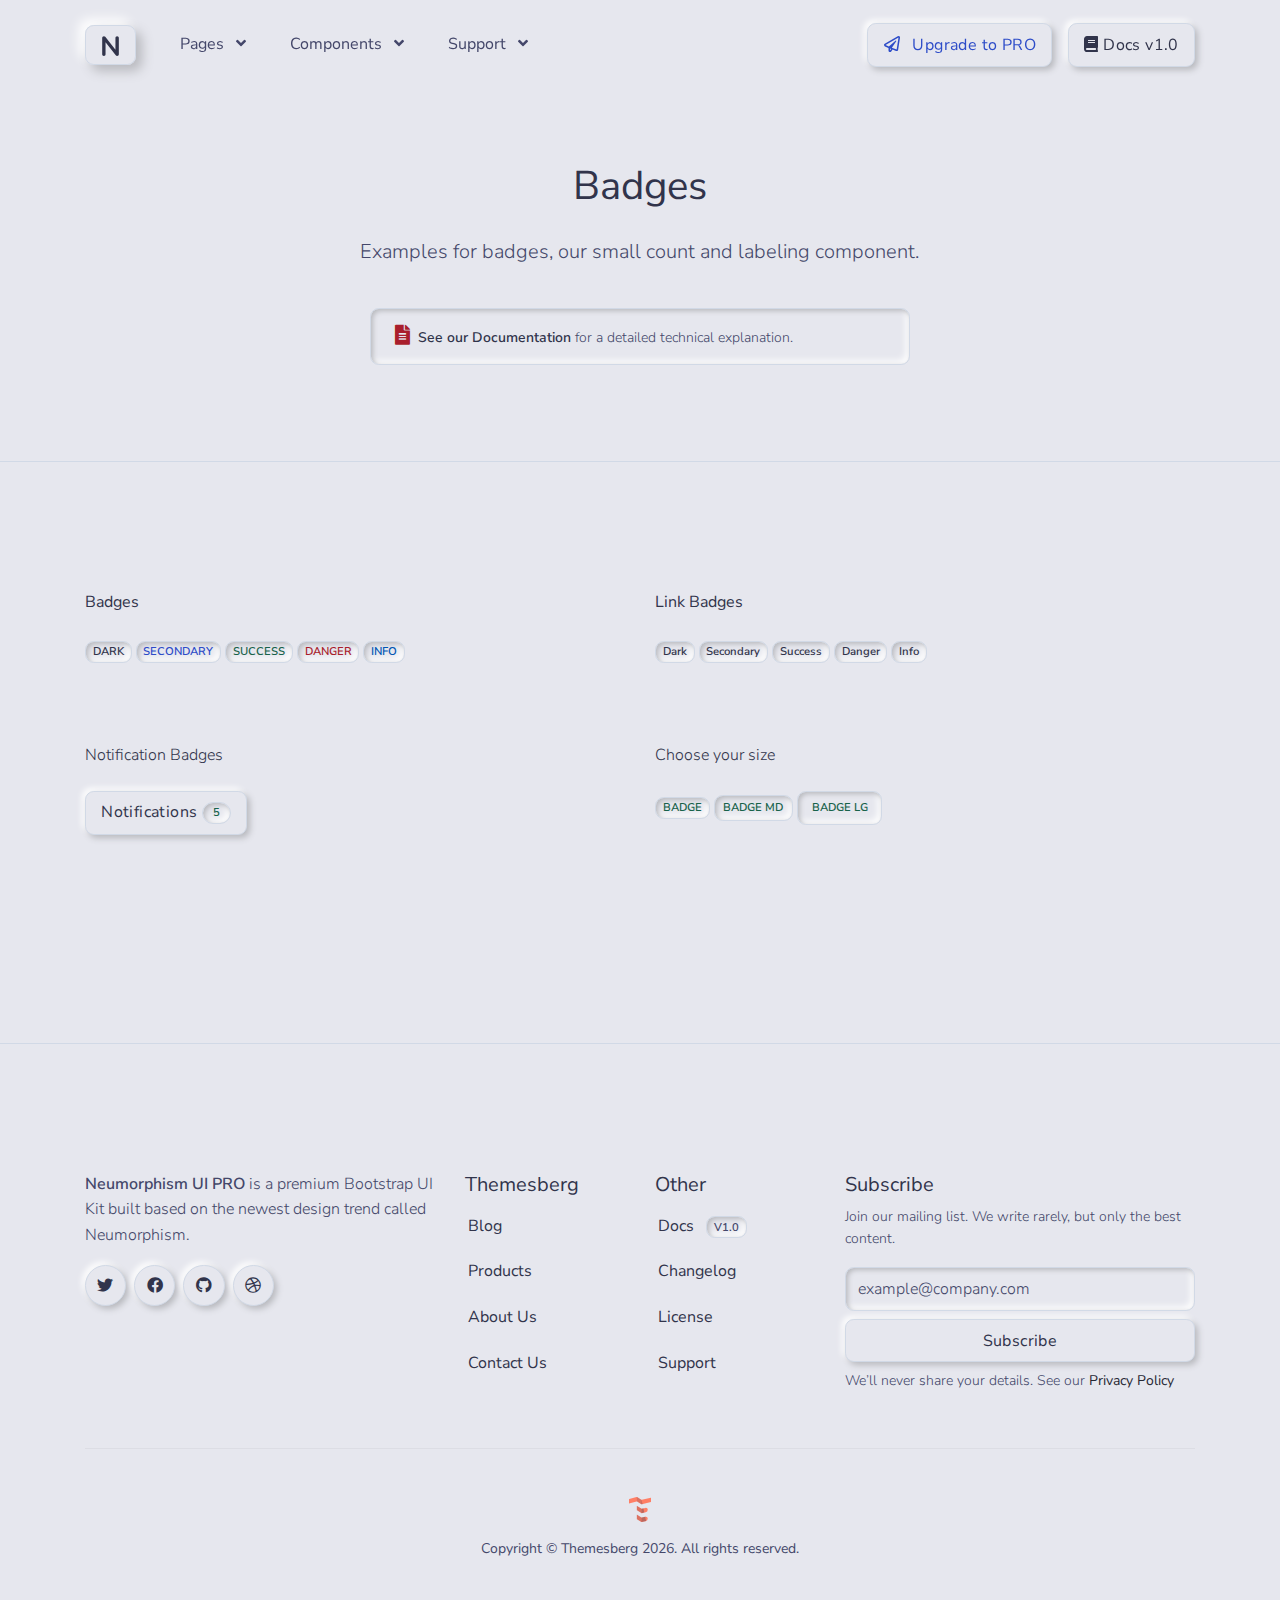
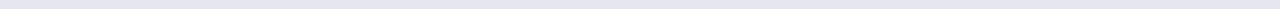
<file: html/components/badges.html>
<!--

=========================================================
* Neumorphism UI - v1.0.0
=========================================================

* Product Page: https://themesberg.com/product/ui-kits/neumorphism-ui
* Copyright 2020 Themesberg MIT LICENSE (https://www.themesberg.com/licensing#mit)

* Coded by https://themesberg.com

=========================================================

* The above copyright notice and this permission notice shall be included in all copies or substantial portions of the Software.

-->
<!DOCTYPE html>
<html lang="en">

<head>
    <meta http-equiv="Content-Type" content="text/html; charset=utf-8" />
<!-- Primary Meta Tags -->
<title>Neumorphism Components - Badges</title>
<meta name="viewport" content="width=device-width, initial-scale=1, shrink-to-fit=no">
<meta name="title" content="Neumorphism Components - Badges">
<meta name="author" content="Themesberg">

<link rel="canonical" href="https://themesberg.com/product/ui-kits/neumorphism-ui/" />

<!--  Social tags -->
<meta name="keywords" content="neumorphism, neumorphism ui, neomorphism, neomorphism ui, neomorphism css, neumorphism css, neumorph, neumorphic, design system, login, form, table, tables, card, cards, navbar, modal, icons, icons, map, chat, carousel, menu, datepicker, gallery, slider, date, social, dropdown, search, tab, nav, footer, date picker, forms, tabs, time, button, select, input, timeline, cart, about us, account, log in, blog, profile, portfolio, landing page, ecommerce, shop, landing, register, app, contact, one page, sign up, signup, store, bootstrap 4, bootstrap4, dashboard, bootstrap 4 dashboard, bootstrap 4 design, bootstrap 4 system, bootstrap 4, bootstrap 4 uit kit, bootstrap 4 kit, themesberg, html kit, html css template, web template, bootstrap, bootstrap 4, css3 template, frontend, responsive bootstrap template, bootstrap ui kit, responsive ui kit">
<meta name="description" content="Start developing neumorphic web applications and pages using Neumorphism UI. It features over 100 individual components and 5 example pages.">

<!-- Schema.org markup for Google+ -->
<meta itemprop="name" content="Neumorphism UI by Themesberg">
<meta itemprop="description" content="Start developing neumorphic web applications and pages using Neumorphism UI. It features over 100 individual components and 5 example pages.">
<meta itemprop="image" content="https://themesberg.s3.us-east-2.amazonaws.com/public/products/neumorphism-ui/neumorphism-thumbnail.jpg">

<!-- Twitter Card data -->
<meta name="twitter:card" content="product">
<meta name="twitter:site" content="@themesberg">
<meta name="twitter:title" content="Neumorphism UI by Themesberg">
<meta name="twitter:description" content="Start developing neumorphic web applications and pages using Neumorphism UI. It features over 100 individual components and 5 example pages.">
<meta name="twitter:creator" content="@themesberg">
<meta name="twitter:image" content="https://themesberg.s3.us-east-2.amazonaws.com/public/products/neumorphism-ui/neumorphism-thumbnail.jpg">

<!-- Open Graph data -->
<meta property="fb:app_id" content="214738555737136">
<meta property="og:title" content="Neumorphism UI by Themesberg" />
<meta property="og:type" content="article" />
<meta property="og:url" content="https://demo.themesberg.com/neumorphism-ui/" />
<meta property="og:image" content="https://themesberg.s3.us-east-2.amazonaws.com/public/products/neumorphism-ui/neumorphism-thumbnail.jpg"/>
<meta property="og:description" content="Start developing neumorphic web applications and pages using Neumorphism UI. It features over 100 individual components and 5 example pages." />
<meta property="og:site_name" content="Themesberg" />

<!-- Favicon -->
<link rel="apple-touch-icon" sizes="120x120" href="../../assets/img/favicon/apple-touch-icon.png">
<link rel="icon" type="image/png" sizes="32x32" href="../../assets/img/favicon/favicon-32x32.png">
<link rel="icon" type="image/png" sizes="16x16" href="../../assets/img/favicon/favicon-16x16.png">
<link rel="manifest" href="../../assets/img/favicon/site.webmanifest">
<link rel="mask-icon" href="../../assets/img/favicon/safari-pinned-tab.svg" color="#ffffff">
<meta name="msapplication-TileColor" content="#ffffff">
<meta name="theme-color" content="#ffffff">

<!-- Fontawesome -->
<link type="text/css" href="../../vendor/@fortawesome/fontawesome-free/css/all.min.css" rel="stylesheet">

<!-- Pixel CSS -->
<link type="text/css" href="../../css/neumorphism.css" rel="stylesheet">

<!-- NOTICE: You can use the _analytics.html partial to include production code specific code & trackers -->

</head>

<body>
    <header class="header-global">
    <nav id="navbar-main" aria-label="Primary navigation" class="navbar navbar-main navbar-expand-lg navbar-theme-primary headroom navbar-light">
        <div class="container position-relative">
            <a class="navbar-brand shadow-soft py-2 px-3 rounded border border-light mr-lg-4" href="../../index.html">
                <img class="navbar-brand-dark" src="../../assets/img/brand/dark.svg" alt="Logo light">
                <img class="navbar-brand-light" src="../../assets/img/brand/dark.svg" alt="Logo dark">
            </a>
            <div class="navbar-collapse collapse" id="navbar_global">
                <div class="navbar-collapse-header">
                    <div class="row">
                        <div class="col-6 collapse-brand">
                            <a href="../../index.html" class="navbar-brand shadow-soft py-2 px-3 rounded border border-light">
                                <img src="../../assets/img/brand/dark.svg" alt="Themesberg logo">
                            </a>
                        </div>
                        <div class="col-6 collapse-close">
                            <a href="#navbar_global" class="fas fa-times" data-toggle="collapse" data-target="#navbar_global" aria-controls="navbar_global" aria-expanded="false" title="close" aria-label="Toggle navigation"></a>
                        </div>
                    </div>
                </div>
                <ul class="navbar-nav navbar-nav-hover align-items-lg-center">
                    <li class="nav-item dropdown">
                        <a href="#" class="nav-link" data-toggle="dropdown" >
                            <span class="nav-link-inner-text">Pages</span>
                            <span class="fas fa-angle-down nav-link-arrow ml-2"></span>
                        </a>
                        <ul class="dropdown-menu">
                            <li><a class="dropdown-item" href="../../html/pages/about.html">About</a></li>
                            <li><a class="dropdown-item" href="../../html/pages/pricing.html">Pricing</a></li>
                            <li><a class="dropdown-item" href="../../html/pages/contact.html">Contact</a></li>
                            <li><a class="dropdown-item" href="../../html/pages/sign-in.html">Sign in</a></li>
                            <li><a class="dropdown-item" href="../../html/pages/sign-up.html">Sign up</a></li>
                        </ul>
                    </li>
                    <li class="nav-item dropdown mega-dropdown">
                        <a href="#" class="nav-link" data-toggle="dropdown" >
                            <span class="nav-link-inner-text">Components</span>
                            <span class="fas fa-angle-down nav-link-arrow ml-2"></span>
                        </a>
                        <div class="dropdown-menu">
                            <div class="row">
                                <div class="col-lg-6 inside-bg d-none d-lg-block">
                                    <div class="justify-content-center bg-primary text-white">
                                        <div class="px-6 pb-5 pt-3">
                                            <img src="../../assets/img/megamenu-image.jpg" alt="Pixel Components">
                                        </div>
                                        <div class="z-2 pb-4 text-center">
                                            <a href="../../html/components/all.html"  class="btn btn-primary mb-2 mb-sm-0 mr-3 text-secondary">
                                                <span class="mr-1"><span class="fas fa-th-large"></span></span>
                                                All components
                                            </a>
                                            <a href="https://themesberg.com/docs/neumorphism-ui/components/alerts" target="_blank" class="btn btn-primary mb-2 mb-sm-0">
                                                <span class="mr-1"><span class="fas fa-book"></span></span>
                                                Docs v1.0
                                            </a>
                                        </div>
                                    </div>
                                </div>
                                <div class="col pl-0">
                                    <ul class="list-style-none">
                                        <li><a class="dropdown-item" href="../../html/components/accordions.html">Accordions</a></li>
                                        <li><a class="dropdown-item" href="../../html/components/alerts.html">Alerts</a></li>
                                        <li><a class="dropdown-item" href="../../html/components/badges.html">Badges</a></li>
                                        <li><a class="dropdown-item" href="../../html/components/bootstrap-carousels.html">Bootstrap Carousels</a></li>
                                        <li><a class="dropdown-item" href="../../html/components/breadcrumbs.html">Breadcrumbs</a></li>
                                        <li><a class="dropdown-item" href="../../html/components/buttons.html">Buttons</a></li>
                                        <li><a class="dropdown-item d-flex align-items-center justify-content-between" href="https://themesberg.com/docs/neumorphism-ui/plugins/jquery-counters/" target="_blank">Counters <span class="badge badge-dark ml-3">Pro</span></a></li>
                                        <li><a class="dropdown-item" href="../../html/components/cards.html">Cards</a></li>
                                        <li><a class="dropdown-item d-flex align-items-center justify-content-between" href="https://themesberg.com/docs/neumorphism-ui/components/e-commerce/" target="_blank">E-commerce <span class="badge badge-dark ml-3">Pro</span></a></li>
                                    </ul>
                                </div>
                                <div class="col pl-0">
                                    <ul class="list-style-none">
                                        <li><a class="dropdown-item" href="../../html/components/forms.html">Forms</a></li>
                                        <li><a class="dropdown-item d-flex align-items-center justify-content-between" href="https://themesberg.com/docs/neumorphism-ui/components/icon-boxes/" target="_blank">Icon Boxes <span class="badge badge-dark ml-3">Pro</span></a></li>
                                        <li><a class="dropdown-item" href="../../html/components/modals.html">Modals</a></li>
                                        <li><a class="dropdown-item" href="../../html/components/navs.html">Navs</a></li>
                                        <li><a class="dropdown-item d-flex align-items-center justify-content-between" href="https://themesberg.com/docs/neumorphism-ui/plugins/owl-carousel/" target="_blank">Owl Carousels <span class="badge badge-dark ml-3">Pro</span></a></li>
                                        <li><a class="dropdown-item" href="../../html/components/pagination.html">Pagination</a></li>
                                        <li><a class="dropdown-item" href="../../html/components/popovers.html">Popovers</a></li>
                                        <li><a class="dropdown-item" href="../../html/components/progress-bars.html">Progress Bars</a></li>

                                    </ul>
                                </div>
                                <div class="col pl-0">
                                    <ul class="list-style-none">
                                        <li><a class="dropdown-item d-flex align-items-center justify-content-between" href="https://themesberg.com/docs/neumorphism-ui/components/icon-boxes/#steps" target="_blank">Steps <span class="badge badge-dark ml-3">Pro</span></a></li>
                                        <li><a class="dropdown-item" href="../../html/components/tables.html">Tables</a></li>
                                        <li><a class="dropdown-item" href="../../html/components/tabs.html">Tabs</a> </li>
                                        <li><a class="dropdown-item" href="../../html/components/toasts.html">Toasts</a> </li>
                                        <li><a class="dropdown-item d-flex align-items-center justify-content-between" href="https://themesberg.com/docs/neumorphism-ui/components/timelines/" target="_blank">Timelines <span class="badge badge-dark ml-3">Pro</span></a></li>
                                        <li><a class="dropdown-item" href="../../html/components/tooltips.html">Tooltips</a></li>
                                        <li><a class="dropdown-item" href="../../html/components/typography.html">Typography</a></li>
                                        <li><a class="dropdown-item d-flex align-items-center justify-content-between" href="https://demo.themesberg.com/neumorphism-ui-pro/html/components/widgets.html" target="_blank">Widgets <span class="badge badge-dark ml-3">Pro</span></a></li>
                                    </ul>
                                </div>
                            </div>
                        </div>
                    </li>
                    <li class="nav-item dropdown">
                        <a href="#" class="nav-link" data-toggle="dropdown" >
                            <span class="nav-link-inner-text">Support</span>
                            <span class="fas fa-angle-down nav-link-arrow ml-2"></span>
                        </a>
                        <div class="dropdown-menu dropdown-menu-lg">
                            <div class="col-auto px-0" data-dropdown-content>
                                <div class="list-group list-group-flush">
                                    <a href="https://themesberg.com/docs/neumorphism-ui/getting-started/quick-start/" target="_blank" class="list-group-item list-group-item-action d-flex align-items-center p-0 py-3 px-lg-4">
                                        <span class="icon icon-sm icon-secondary"><span class="fas fa-file-alt"></span></span>
                                        <div class="ml-4">
                                            <span class="text-dark d-block">Documentation<span class="badge badge-sm badge-secondary ml-2">v1.0</span></span>
                                            <span class="small">Examples and guides</span>
                                        </div>
                                    </a>
                                    <a href="https://github.com/themesberg/th-neumorphism-ui-pro/issues" target="_blank" class="list-group-item list-group-item-action d-flex align-items-center p-0 py-3 px-lg-4">
                                        <span class="icon icon-sm icon-secondary"><span class="fas fa-microphone-alt"></span></span>
                                        <div class="ml-4">
                                            <span class="text-dark d-block">Support</span>
                                            <span class="small">Looking for answers? Ask us!</span>
                                        </div>
                                    </a>
                                </div>
                            </div>
                        </div>
                    </li>
                </ul>
            </div>
            <div class="d-flex align-items-center">
                <a href="https://themesberg.com/product/ui-kits/neumorphism-ui-pro" target="_blank" class="btn btn-primary text-secondary mr-3"><i class="far fa-paper-plane mr-2"></i> Upgrade to PRO</a>
                <a href="https://themesberg.com/docs/neumorphism-ui/getting-started/quick-start/" target="_blank" class="btn btn-primary d-none d-md-inline-block"><i class="fas fa-book"></i> Docs v1.0</a>
                <button class="navbar-toggler ml-2" type="button" data-toggle="collapse" data-target="#navbar_global" aria-controls="navbar_global" aria-expanded="false" aria-label="Toggle navigation">
                    <span class="navbar-toggler-icon"></span>
                </button>
            </div>
        </div>
    </nav>
</header>
    <main>
        <!-- Hero -->
        <div class="section-header pb-6 bg-primary overflow-hidden text-center border-bottom border-light">
            <div class="container z-2">
                <div class="row mb-4 justify-content-center">
                    <div class="col-12 col-md-8 col-lg-7">
                        <h1 class="display-3 mb-4">Badges</h1>
                        <p class="lead">Examples for badges, our small count and labeling component.</p>                            
                    </div>
                </div>
                <div class="row justify-content-center">
                    <div class="col-12 col-md-10 col-lg-6">
                        <div class="alert shadow-inset">
                            <div class="d-flex">
                                <div class="alert-inner--text">
                                    <span class="icon text-danger icon-xs mr-2 mr-md-1"><span class="fas fa-file-alt"></span></span>
                                    <a target="_blank" href="https://themesberg.com/docs/neumorphism-ui/components/badges/">See our Documentation</a> for a detailed technical explanation.
                                </div>
                            </div>
                        </div>
                    </div>
                </div>
            </div>
        </div>
        <!-- End of Hero -->
            <!-- Section -->
    <div class="section bg-primary text-dark section-lg">
        <div class="container">
            <div class="row mb-6">
                <div class="col-lg-6">
                    <div class="mb-4">
                        <span class="h6">Badges</span>
                    </div>
                    <span class="badge badge-dark text-uppercase">Dark</span>
                    <span class="badge badge-secondary text-uppercase">Secondary</span>
                    <span class="badge badge-success text-uppercase">Success</span>
                    <span class="badge badge-danger text-uppercase">Danger</span>
                    <span class="badge badge-info text-uppercase">Info</span>
                </div>
                <div class="col-lg-6">
                    <div class="mb-4">
                        <span class="h6">Link Badges</span>
                    </div>
                    <a href="#" class="badge badge-dark">Dark</a>
                    <a href="#" class="badge badge-secondary">Secondary</a>
                    <a href="#" class="badge badge-success">Success</a>
                    <a href="#" class="badge badge-danger">Danger</a>
                    <a href="#" class="badge badge-info">Info</a>
                </div>
            </div>
            <div class="row mb-6">
                <div class="col-lg-6">
                    <div class="mb-4">
                        <span>Notification Badges</span>
                    </div>
                    <button type="button" class="btn btn-primary">
                        Notifications <span class="badge badge-pill badge-success">5</span>
                        <span class="sr-only">unread messages</span>
                    </button>
                </div>
                <div class="col-lg-6">
                    <div class="mb-4">
                        <span>Choose your size</span>
                    </div>
                    <span class="badge badge-success text-uppercase">Badge</span>
                    <span class="badge badge-md badge-success text-uppercase">Badge md</span>
                    <span class="badge badge-lg badge-success text-uppercase">Badge lg</span>
                </div>
            </div>
        </div>
    </div>
    <!-- End of Section -->
    </main>
    <footer class="d-flex pb-5 pt-6 pt-md-7 border-top border-light bg-primary">
    <div class="container">
        <div class="row">
            <div class="col-lg-4">
                <p><strong>Neumorphism UI PRO</strong> is a premium Bootstrap UI Kit built based on the newest design trend called Neumorphism.</p>
                <ul class="d-flex list-unstyled mb-5 mb-lg-0">
                    <li class="mr-2">
                        <a href="https://twitter.com/themesberg" target="_blank" class="btn btn-icon-only btn-pill btn-primary" aria-label="twitter social link"
                        data-toggle="tooltip" data-placement="top" title="Follow @themesberg on Twitter">
                            <span aria-hidden="true" class="fab fa-twitter"></span>
                        </a>
                    </li>
                    <li class="mr-2">
                        <a href="https://www.facebook.com/themesberg/" target="_blank" class="btn btn-icon-only btn-pill btn-primary" aria-label="facebook social link"
                        data-toggle="tooltip" data-placement="top" title="Like @themesberg on Facebook">
                            <span aria-hidden="true" class="fab fa-facebook"></span>
                        </a>
                    </li>
                    <li class="mr-2">
                        <a href="https://github.com/themesberg" target="_blank" class="btn btn-icon-only btn-pill btn-primary" aria-label="github social link"
                        data-toggle="tooltip" data-placement="top" title="Open source projects">
                            <span aria-hidden="true" class="fab fa-github"></span>
                        </a>
                    </li>
                    <li>
                        <a href="https://dribbble.com/themesberg" target="_blank" class="btn btn-icon-only btn-pill btn-primary" aria-label="dribbble social link"
                        data-toggle="tooltip" data-placement="top" title="Follow us on Dribbble">
                            <span aria-hidden="true" class="fab fa-dribbble"></span>
                        </a>
                    </li>
                </ul>
            </div>
            <div class="col-6 col-lg-2 mb-5 mb-lg-0">
                <h5>Themesberg</h5>
                <ul class="footer-links list-unstyled mt-2">
                    <li class="mb-1"><a class="p-2" target="_blank" href="https://themesberg.com/blog">Blog</a></li>
                    <li class="mb-1"><a class="p-2" target="_blank" href="https://themesberg.com/products">Products</a></li>
                    <li class="mb-1"><a class="p-2" target="_blank" href="https://themesberg.com/about">About Us</a></li>
                    <li><a class="p-2" target="_blank" href="https://themesberg.com/contact">Contact Us</a></li>
                </ul>
            </div>
            <div class="col-6 col-lg-2 mb-5 mb-lg-0">
                <h5>Other</h5>
                <ul class="footer-links list-unstyled mt-2">
                    <li class="mb-1"><a class="p-2" href="https://themesberg.com/docs/pixel-bootstrap/getting-started/overview/" target="_blank">Docs
                        <span class="badge badge-gray text-uppercase ml-2">v1.0</span></a>
                    </li>
                    <li class="mb-1">
                        <a class="p-2" href="https://themesberg.com/docs/pixel-bootstrap/getting-started/changelog" target="_blank">Changelog</a>
                    </li>
                    <li class="mb-1">
                        <a class="p-2" target="_blank" href="https://themesberg.com/licensing">License</a>
                    </li>
                    <li>
                        <a class="p-2" target="_blank" href="https://github.com/themesberg/pixel-bootstrap-ui-kit/issues">Support</a>
                    </li>
                </ul>
            </div>
            <div class="col-12 col-lg-4 mb-5 mb-lg-0">
                <h5>Subscribe</h5>
                <p class="text-gray font-small mt-2">Join our mailing list. We write rarely, but only the best content.</p>
                <form action="#">
                    <div class="form-row mb-2">
                        <div class="col-12">
                            <label class="h6 font-weight-normal d-none" for="exampleInputEmail3">Email address</label>
                            <input type="email" class="form-control mb-2" placeholder="example@company.com" name="email" aria-label="Subscribe form" id="exampleInputEmail3" required>
                        </div>
                        <div class="col-12">
                            <button type="submit" class="btn btn-primary btn-block" data-loading-text="Sending">
                                <span>Subscribe</span>
                            </button>
                        </div>
                    </div>
                </form>
                <p class="text-gray font-small m-0">We’ll never share your details. See our <a class="text-black" href="#">Privacy Policy</a></p>
            </div>
        </div>
        <hr class="my-5">
        <div class="row">
            <div class="col">
                <a href="https://themesberg.com" target="_blank" class="d-flex justify-content-center">
                    <img src="../../assets/img/themesberg.svg" height="25" class="mb-3" alt="Themesberg Logo">
                </a>
            <div class="d-flex text-center justify-content-center align-items-center" role="contentinfo">
                <p class="font-weight-normal font-small mb-0">Copyright © Themesberg
                    <span class="current-year">2020</span>. All rights reserved.</p>
                </div>
            </div>
        </div>
    </div>
</footer>

    <!-- Core -->
<script src="../../vendor/jquery/dist/jquery.min.js"></script>
<script src="../../vendor/popper.js/dist/umd/popper.min.js"></script>
<script src="../../vendor/bootstrap/dist/js/bootstrap.min.js"></script>
<script src="../../vendor/headroom.js/dist/headroom.min.js"></script>

<!-- Vendor JS -->
<script src="../../vendor/onscreen/dist/on-screen.umd.min.js"></script>
<script src="../../vendor/nouislider/distribute/nouislider.min.js"></script>
<script src="../../vendor/bootstrap-datepicker/dist/js/bootstrap-datepicker.min.js"></script>
<script src="../../vendor/waypoints/lib/jquery.waypoints.min.js"></script>
<script src="../../vendor/jarallax/dist/jarallax.min.js"></script>
<script src="../../vendor/jquery.counterup/jquery.counterup.min.js"></script>
<script src="../../vendor/jquery-countdown/dist/jquery.countdown.min.js"></script>
<script src="../../vendor/smooth-scroll/dist/smooth-scroll.polyfills.min.js"></script>
<script src="../../vendor/prismjs/prism.js"></script>

<script async defer src="https://buttons.github.io/buttons.js"></script>

<!-- Neumorphism JS -->
<script src="../../assets/js/neumorphism.js"></script>
</body>

</html>
</file>
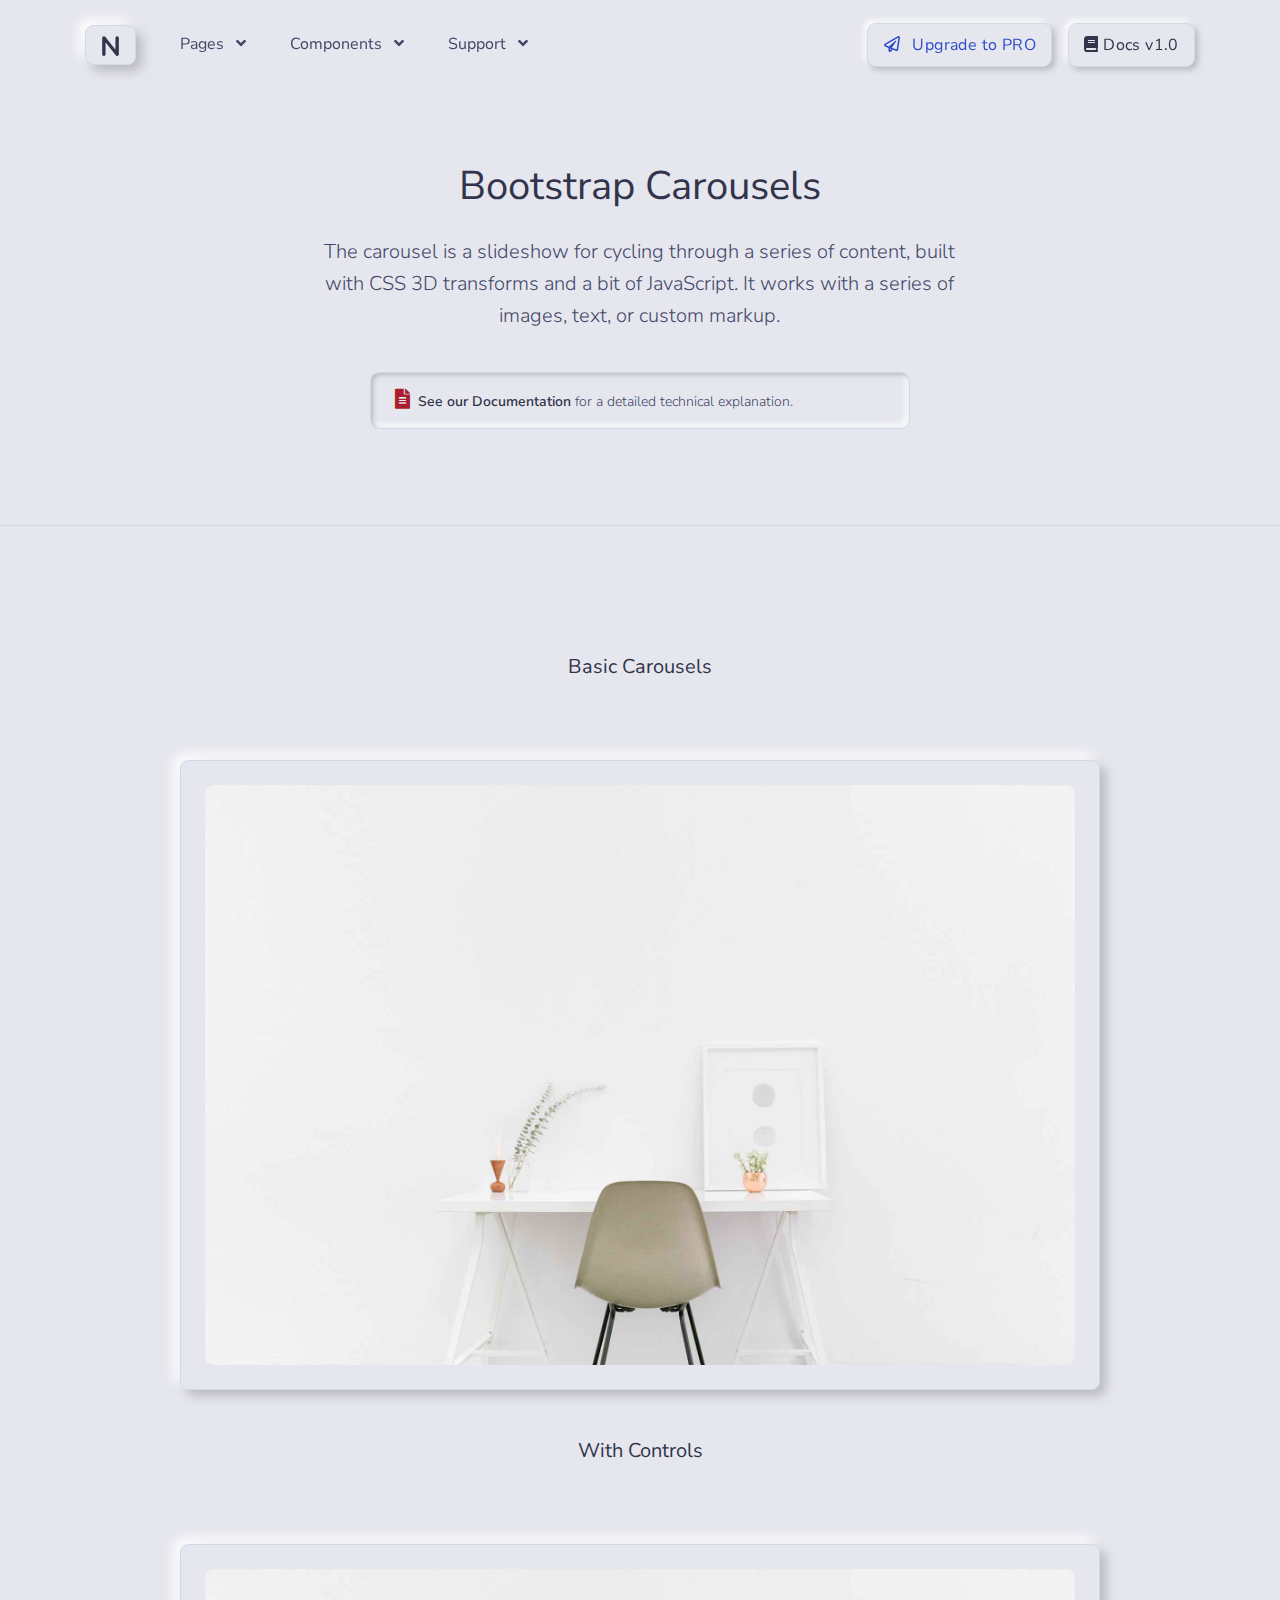
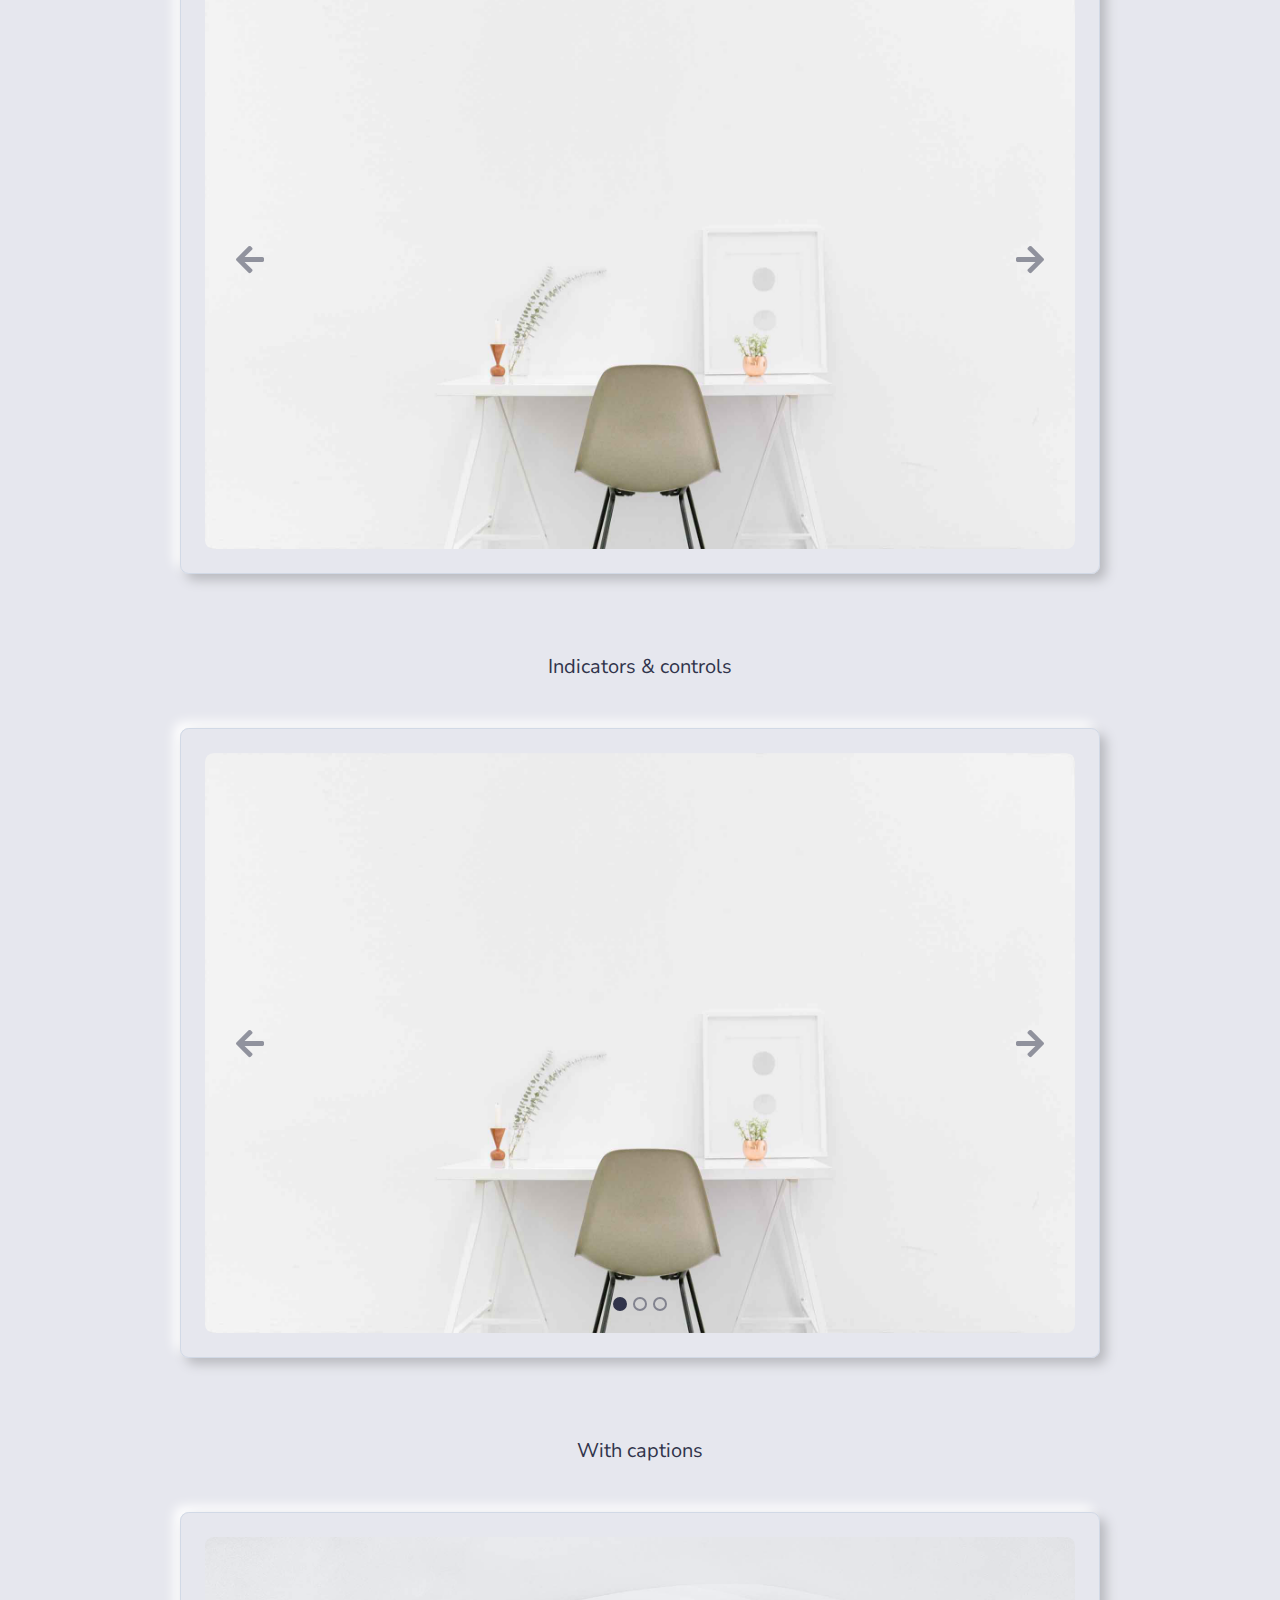
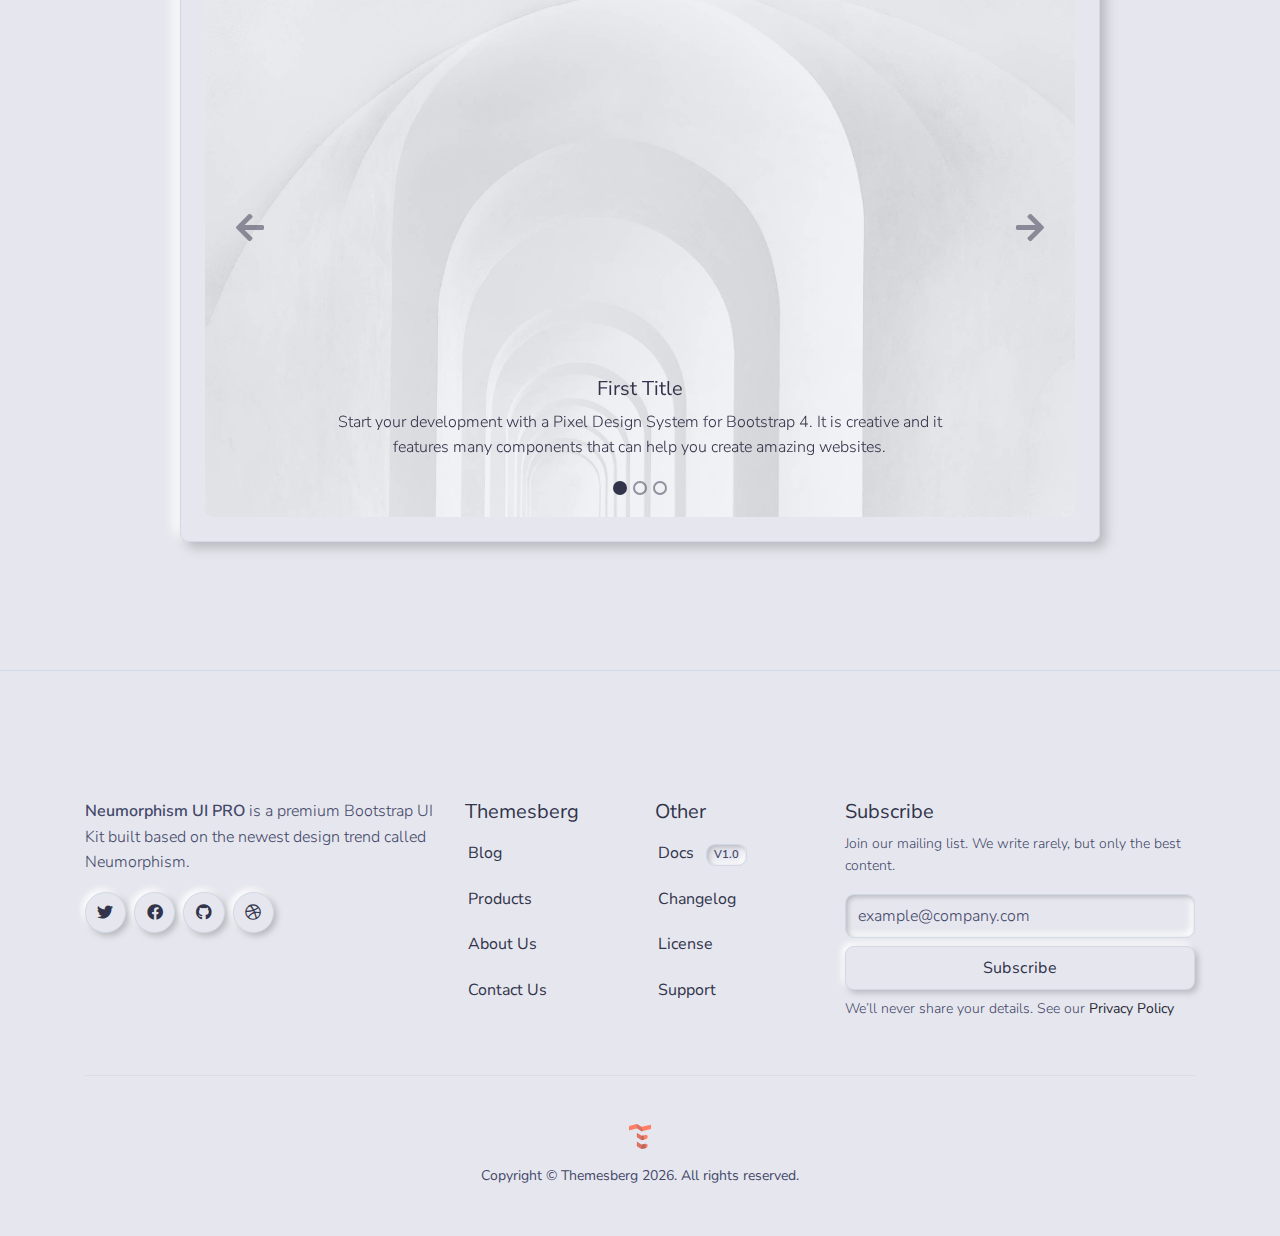
<file: html/components/bootstrap-carousels.html>
<!--

=========================================================
* Neumorphism UI - v1.0.0
=========================================================

* Product Page: https://themesberg.com/product/ui-kits/neumorphism-ui
* Copyright 2020 Themesberg MIT LICENSE (https://www.themesberg.com/licensing#mit)

* Coded by https://themesberg.com

=========================================================

* The above copyright notice and this permission notice shall be included in all copies or substantial portions of the Software.

-->
<!DOCTYPE html>
<html lang="en">

<head>
    <meta http-equiv="Content-Type" content="text/html; charset=utf-8" />
<!-- Primary Meta Tags -->
<title>Neumorphism Components - Bootstrap carousels</title>
<meta name="viewport" content="width=device-width, initial-scale=1, shrink-to-fit=no">
<meta name="title" content="Neumorphism Components - Bootstrap carousels">
<meta name="author" content="Themesberg">

<link rel="canonical" href="https://themesberg.com/product/ui-kits/neumorphism-ui/" />

<!--  Social tags -->
<meta name="keywords" content="neumorphism, neumorphism ui, neomorphism, neomorphism ui, neomorphism css, neumorphism css, neumorph, neumorphic, design system, login, form, table, tables, card, cards, navbar, modal, icons, icons, map, chat, carousel, menu, datepicker, gallery, slider, date, social, dropdown, search, tab, nav, footer, date picker, forms, tabs, time, button, select, input, timeline, cart, about us, account, log in, blog, profile, portfolio, landing page, ecommerce, shop, landing, register, app, contact, one page, sign up, signup, store, bootstrap 4, bootstrap4, dashboard, bootstrap 4 dashboard, bootstrap 4 design, bootstrap 4 system, bootstrap 4, bootstrap 4 uit kit, bootstrap 4 kit, themesberg, html kit, html css template, web template, bootstrap, bootstrap 4, css3 template, frontend, responsive bootstrap template, bootstrap ui kit, responsive ui kit">
<meta name="description" content="Start developing neumorphic web applications and pages using Neumorphism UI. It features over 100 individual components and 5 example pages.">

<!-- Schema.org markup for Google+ -->
<meta itemprop="name" content="Neumorphism UI by Themesberg">
<meta itemprop="description" content="Start developing neumorphic web applications and pages using Neumorphism UI. It features over 100 individual components and 5 example pages.">
<meta itemprop="image" content="https://themesberg.s3.us-east-2.amazonaws.com/public/products/neumorphism-ui/neumorphism-thumbnail.jpg">

<!-- Twitter Card data -->
<meta name="twitter:card" content="product">
<meta name="twitter:site" content="@themesberg">
<meta name="twitter:title" content="Neumorphism UI by Themesberg">
<meta name="twitter:description" content="Start developing neumorphic web applications and pages using Neumorphism UI. It features over 100 individual components and 5 example pages.">
<meta name="twitter:creator" content="@themesberg">
<meta name="twitter:image" content="https://themesberg.s3.us-east-2.amazonaws.com/public/products/neumorphism-ui/neumorphism-thumbnail.jpg">

<!-- Open Graph data -->
<meta property="fb:app_id" content="214738555737136">
<meta property="og:title" content="Neumorphism UI by Themesberg" />
<meta property="og:type" content="article" />
<meta property="og:url" content="https://demo.themesberg.com/neumorphism-ui/" />
<meta property="og:image" content="https://themesberg.s3.us-east-2.amazonaws.com/public/products/neumorphism-ui/neumorphism-thumbnail.jpg"/>
<meta property="og:description" content="Start developing neumorphic web applications and pages using Neumorphism UI. It features over 100 individual components and 5 example pages." />
<meta property="og:site_name" content="Themesberg" />

<!-- Favicon -->
<link rel="apple-touch-icon" sizes="120x120" href="../../assets/img/favicon/apple-touch-icon.png">
<link rel="icon" type="image/png" sizes="32x32" href="../../assets/img/favicon/favicon-32x32.png">
<link rel="icon" type="image/png" sizes="16x16" href="../../assets/img/favicon/favicon-16x16.png">
<link rel="manifest" href="../../assets/img/favicon/site.webmanifest">
<link rel="mask-icon" href="../../assets/img/favicon/safari-pinned-tab.svg" color="#ffffff">
<meta name="msapplication-TileColor" content="#ffffff">
<meta name="theme-color" content="#ffffff">

<!-- Fontawesome -->
<link type="text/css" href="../../vendor/@fortawesome/fontawesome-free/css/all.min.css" rel="stylesheet">

<!-- Pixel CSS -->
<link type="text/css" href="../../css/neumorphism.css" rel="stylesheet">

<!-- NOTICE: You can use the _analytics.html partial to include production code specific code & trackers -->

</head>

<body>
    <header class="header-global">
    <nav id="navbar-main" aria-label="Primary navigation" class="navbar navbar-main navbar-expand-lg navbar-theme-primary headroom navbar-light">
        <div class="container position-relative">
            <a class="navbar-brand shadow-soft py-2 px-3 rounded border border-light mr-lg-4" href="../../index.html">
                <img class="navbar-brand-dark" src="../../assets/img/brand/dark.svg" alt="Logo light">
                <img class="navbar-brand-light" src="../../assets/img/brand/dark.svg" alt="Logo dark">
            </a>
            <div class="navbar-collapse collapse" id="navbar_global">
                <div class="navbar-collapse-header">
                    <div class="row">
                        <div class="col-6 collapse-brand">
                            <a href="../../index.html" class="navbar-brand shadow-soft py-2 px-3 rounded border border-light">
                                <img src="../../assets/img/brand/dark.svg" alt="Themesberg logo">
                            </a>
                        </div>
                        <div class="col-6 collapse-close">
                            <a href="#navbar_global" class="fas fa-times" data-toggle="collapse" data-target="#navbar_global" aria-controls="navbar_global" aria-expanded="false" title="close" aria-label="Toggle navigation"></a>
                        </div>
                    </div>
                </div>
                <ul class="navbar-nav navbar-nav-hover align-items-lg-center">
                    <li class="nav-item dropdown">
                        <a href="#" class="nav-link" data-toggle="dropdown" >
                            <span class="nav-link-inner-text">Pages</span>
                            <span class="fas fa-angle-down nav-link-arrow ml-2"></span>
                        </a>
                        <ul class="dropdown-menu">
                            <li><a class="dropdown-item" href="../../html/pages/about.html">About</a></li>
                            <li><a class="dropdown-item" href="../../html/pages/pricing.html">Pricing</a></li>
                            <li><a class="dropdown-item" href="../../html/pages/contact.html">Contact</a></li>
                            <li><a class="dropdown-item" href="../../html/pages/sign-in.html">Sign in</a></li>
                            <li><a class="dropdown-item" href="../../html/pages/sign-up.html">Sign up</a></li>
                        </ul>
                    </li>
                    <li class="nav-item dropdown mega-dropdown">
                        <a href="#" class="nav-link" data-toggle="dropdown" >
                            <span class="nav-link-inner-text">Components</span>
                            <span class="fas fa-angle-down nav-link-arrow ml-2"></span>
                        </a>
                        <div class="dropdown-menu">
                            <div class="row">
                                <div class="col-lg-6 inside-bg d-none d-lg-block">
                                    <div class="justify-content-center bg-primary text-white">
                                        <div class="px-6 pb-5 pt-3">
                                            <img src="../../assets/img/megamenu-image.jpg" alt="Pixel Components">
                                        </div>
                                        <div class="z-2 pb-4 text-center">
                                            <a href="../../html/components/all.html"  class="btn btn-primary mb-2 mb-sm-0 mr-3 text-secondary">
                                                <span class="mr-1"><span class="fas fa-th-large"></span></span>
                                                All components
                                            </a>
                                            <a href="https://themesberg.com/docs/neumorphism-ui/components/alerts" target="_blank" class="btn btn-primary mb-2 mb-sm-0">
                                                <span class="mr-1"><span class="fas fa-book"></span></span>
                                                Docs v1.0
                                            </a>
                                        </div>
                                    </div>
                                </div>
                                <div class="col pl-0">
                                    <ul class="list-style-none">
                                        <li><a class="dropdown-item" href="../../html/components/accordions.html">Accordions</a></li>
                                        <li><a class="dropdown-item" href="../../html/components/alerts.html">Alerts</a></li>
                                        <li><a class="dropdown-item" href="../../html/components/badges.html">Badges</a></li>
                                        <li><a class="dropdown-item" href="../../html/components/bootstrap-carousels.html">Bootstrap Carousels</a></li>
                                        <li><a class="dropdown-item" href="../../html/components/breadcrumbs.html">Breadcrumbs</a></li>
                                        <li><a class="dropdown-item" href="../../html/components/buttons.html">Buttons</a></li>
                                        <li><a class="dropdown-item d-flex align-items-center justify-content-between" href="https://themesberg.com/docs/neumorphism-ui/plugins/jquery-counters/" target="_blank">Counters <span class="badge badge-dark ml-3">Pro</span></a></li>
                                        <li><a class="dropdown-item" href="../../html/components/cards.html">Cards</a></li>
                                        <li><a class="dropdown-item d-flex align-items-center justify-content-between" href="https://themesberg.com/docs/neumorphism-ui/components/e-commerce/" target="_blank">E-commerce <span class="badge badge-dark ml-3">Pro</span></a></li>
                                    </ul>
                                </div>
                                <div class="col pl-0">
                                    <ul class="list-style-none">
                                        <li><a class="dropdown-item" href="../../html/components/forms.html">Forms</a></li>
                                        <li><a class="dropdown-item d-flex align-items-center justify-content-between" href="https://themesberg.com/docs/neumorphism-ui/components/icon-boxes/" target="_blank">Icon Boxes <span class="badge badge-dark ml-3">Pro</span></a></li>
                                        <li><a class="dropdown-item" href="../../html/components/modals.html">Modals</a></li>
                                        <li><a class="dropdown-item" href="../../html/components/navs.html">Navs</a></li>
                                        <li><a class="dropdown-item d-flex align-items-center justify-content-between" href="https://themesberg.com/docs/neumorphism-ui/plugins/owl-carousel/" target="_blank">Owl Carousels <span class="badge badge-dark ml-3">Pro</span></a></li>
                                        <li><a class="dropdown-item" href="../../html/components/pagination.html">Pagination</a></li>
                                        <li><a class="dropdown-item" href="../../html/components/popovers.html">Popovers</a></li>
                                        <li><a class="dropdown-item" href="../../html/components/progress-bars.html">Progress Bars</a></li>

                                    </ul>
                                </div>
                                <div class="col pl-0">
                                    <ul class="list-style-none">
                                        <li><a class="dropdown-item d-flex align-items-center justify-content-between" href="https://themesberg.com/docs/neumorphism-ui/components/icon-boxes/#steps" target="_blank">Steps <span class="badge badge-dark ml-3">Pro</span></a></li>
                                        <li><a class="dropdown-item" href="../../html/components/tables.html">Tables</a></li>
                                        <li><a class="dropdown-item" href="../../html/components/tabs.html">Tabs</a> </li>
                                        <li><a class="dropdown-item" href="../../html/components/toasts.html">Toasts</a> </li>
                                        <li><a class="dropdown-item d-flex align-items-center justify-content-between" href="https://themesberg.com/docs/neumorphism-ui/components/timelines/" target="_blank">Timelines <span class="badge badge-dark ml-3">Pro</span></a></li>
                                        <li><a class="dropdown-item" href="../../html/components/tooltips.html">Tooltips</a></li>
                                        <li><a class="dropdown-item" href="../../html/components/typography.html">Typography</a></li>
                                        <li><a class="dropdown-item d-flex align-items-center justify-content-between" href="https://demo.themesberg.com/neumorphism-ui-pro/html/components/widgets.html" target="_blank">Widgets <span class="badge badge-dark ml-3">Pro</span></a></li>
                                    </ul>
                                </div>
                            </div>
                        </div>
                    </li>
                    <li class="nav-item dropdown">
                        <a href="#" class="nav-link" data-toggle="dropdown" >
                            <span class="nav-link-inner-text">Support</span>
                            <span class="fas fa-angle-down nav-link-arrow ml-2"></span>
                        </a>
                        <div class="dropdown-menu dropdown-menu-lg">
                            <div class="col-auto px-0" data-dropdown-content>
                                <div class="list-group list-group-flush">
                                    <a href="https://themesberg.com/docs/neumorphism-ui/getting-started/quick-start/" target="_blank" class="list-group-item list-group-item-action d-flex align-items-center p-0 py-3 px-lg-4">
                                        <span class="icon icon-sm icon-secondary"><span class="fas fa-file-alt"></span></span>
                                        <div class="ml-4">
                                            <span class="text-dark d-block">Documentation<span class="badge badge-sm badge-secondary ml-2">v1.0</span></span>
                                            <span class="small">Examples and guides</span>
                                        </div>
                                    </a>
                                    <a href="https://github.com/themesberg/th-neumorphism-ui-pro/issues" target="_blank" class="list-group-item list-group-item-action d-flex align-items-center p-0 py-3 px-lg-4">
                                        <span class="icon icon-sm icon-secondary"><span class="fas fa-microphone-alt"></span></span>
                                        <div class="ml-4">
                                            <span class="text-dark d-block">Support</span>
                                            <span class="small">Looking for answers? Ask us!</span>
                                        </div>
                                    </a>
                                </div>
                            </div>
                        </div>
                    </li>
                </ul>
            </div>
            <div class="d-flex align-items-center">
                <a href="https://themesberg.com/product/ui-kits/neumorphism-ui-pro" target="_blank" class="btn btn-primary text-secondary mr-3"><i class="far fa-paper-plane mr-2"></i> Upgrade to PRO</a>
                <a href="https://themesberg.com/docs/neumorphism-ui/getting-started/quick-start/" target="_blank" class="btn btn-primary d-none d-md-inline-block"><i class="fas fa-book"></i> Docs v1.0</a>
                <button class="navbar-toggler ml-2" type="button" data-toggle="collapse" data-target="#navbar_global" aria-controls="navbar_global" aria-expanded="false" aria-label="Toggle navigation">
                    <span class="navbar-toggler-icon"></span>
                </button>
            </div>
        </div>
    </nav>
</header>
    <main>
        <!-- Hero -->
        <div class="section-header pb-6 bg-primary overflow-hidden text-center border-bottom border-light">
            <div class="container z-2">
                <div class="row mb-4 justify-content-center">
                    <div class="col-12 col-md-8 col-lg-7">
                        <h1 class="display-3 mb-4">Bootstrap Carousels</h1>
                        <p class="lead">The carousel is a slideshow for cycling through a series of content, built with CSS 3D transforms and a bit of JavaScript. It works with a series of images, text, or custom markup.</p>
                    </div>
                </div>
                <div class="row justify-content-center">
                    <div class="col-12 col-md-10 col-lg-6">
                        <div class="alert shadow-inset">
                            <div class="d-flex">
                                <div class="alert-inner--text">
                                    <span class="icon text-danger icon-xs mr-2 mr-md-1"><span class="fas fa-file-alt"></span></span>
                                    <a target="_blank" href="https://themesberg.com/docs/neumorphism-ui/components/bootstrap-carousels/">See our Documentation</a> for a detailed technical explanation.
                                </div>
                            </div>
                        </div>
                    </div>
                </div>
            </div>
        </div>
        <!-- End of Hero -->

        <!-- Section -->
<section class="section bg-primary text-dark section-lg">
    <div class="container">
        <!-- Title -->
        <div class="row">
            <div class="col text-center">
                <h2 class="h5 text-center mb-6">Basic Carousels</h2>
            </div>
        </div>
        <!-- End of title-->
        <div class="row justify-content-center">
            <div class="col-md-10">
                <!-- Carousel -->
                <div id="Carousel1" class="carousel slide shadow-soft border border-light p-4 rounded" data-ride="carousel">
                    <div class="carousel-inner rounded">
                        <div class="carousel-item active">
                            <img src="../../assets/img/carousel/image-1.jpg" class="d-block w-100" alt="slide1">
                        </div>
                        <div class="carousel-item">
                            <img src="../../assets/img/carousel/image-2.jpg" class="d-block w-100" alt="slide2">
                        </div>
                        <div class="carousel-item">
                            <img src="../../assets/img/carousel/image-3.jpg" class="d-block w-100" alt="slide3">
                        </div>
                    </div>
                </div>
                <!-- End of Carousel -->
            </div>
        </div>
        <!-- Title -->
        <div class="row">
            <div class="col text-center">
                <h2 class="h5 text-center mt-5 mb-6">With Controls</h2>
            </div>
        </div>
        <!-- End of title-->
        <div class="row justify-content-center">
            <div class="col-md-10">
                <!-- Carousel -->
                <div id="Carousel2" class="carousel slide shadow-soft border border-light p-4 rounded" data-ride="carousel">
                    <div class="carousel-inner rounded">
                        <div class="carousel-item active">
                            <img class="d-block w-100" src="../../assets/img/carousel/image-1.jpg" alt="First slide">
                        </div>
                        <div class="carousel-item">
                            <img class="d-block w-100" src="../../assets/img/carousel/image-2.jpg" alt="Second slide">
                        </div>
                        <div class="carousel-item">
                            <img class="d-block w-100" src="../../assets/img/carousel/image-3.jpg" alt="Third slide">
                        </div>
                    </div>
                    <a class="carousel-control-prev" href="#Carousel2" role="button" data-slide="prev">
                        <span class="carousel-control-prev-icon" aria-hidden="true"></span>
                        <span class="sr-only">Previous</span>
                    </a>
                    <a class="carousel-control-next" href="#Carousel2" role="button" data-slide="next">
                        <span class="carousel-control-next-icon" aria-hidden="true"></span>
                        <span class="sr-only">Next</span>
                    </a>
                </div>
                <!-- End of Carousel -->
            </div>
        </div>
        <!-- Title -->
        <div class="row">
            <div class="col text-center">
                <h2 class="h5 text-center mt-6 mb-5">Indicators & controls</h2>
            </div>
        </div>
        <!-- End of title-->
        <div class="row justify-content-center">
            <div class="col-md-10">
                <!-- Carousel -->
                <div id="Carousel3" class="carousel slide shadow-soft border border-light p-4 rounded" data-ride="carousel">
                    <ol class="carousel-indicators">
                        <li data-target="#Carousel3" data-slide-to="0" class="active"></li>
                        <li data-target="#Carousel3" data-slide-to="1"></li>
                        <li data-target="#Carousel3" data-slide-to="2"></li>
                    </ol>
                    <div class="carousel-inner rounded">
                        <div class="carousel-item active">
                            <img class="d-block w-100" src="../../assets/img/carousel/image-1.jpg" alt="First slide">
                        </div>
                        <div class="carousel-item">
                            <img class="d-block w-100" src="../../assets/img/carousel/image-2.jpg" alt="Second slide">
                        </div>
                        <div class="carousel-item">
                            <img class="d-block w-100" src="../../assets/img/carousel/image-3.jpg" alt="Third slide">
                        </div>
                    </div>
                    <a class="carousel-control-prev" href="#Carousel3" role="button" data-slide="prev">
                        <span class="carousel-control-prev-icon" aria-hidden="true"></span>
                        <span class="sr-only">Previous</span>
                    </a>
                    <a class="carousel-control-next" href="#Carousel3" role="button" data-slide="next">
                        <span class="carousel-control-next-icon" aria-hidden="true"></span>
                        <span class="sr-only">Next</span>
                    </a>
                </div>
                <!-- End of Carousel -->
            </div>
        </div>
        <!-- Title -->
        <div class="row">
            <div class="col text-center">
                <h2 class="h5 text-center mt-6 mb-5">With captions</h2>
            </div>
        </div>
        <!-- End of title-->
        <div class="row justify-content-center">
            <div class="col-md-10">
                <!-- Carousel -->
                <div id="Carousel4" class="carousel slide shadow-soft border border-light p-4 rounded" data-ride="carousel">
                    <ol class="carousel-indicators">
                        <li data-target="#Carousel4" data-slide-to="0" class="active"></li>
                        <li data-target="#Carousel4" data-slide-to="1"></li>
                        <li data-target="#Carousel4" data-slide-to="2"></li>
                    </ol>
                    <div class="carousel-inner rounded">
                        <div class="carousel-item overlay-primary active">
                            <img class="d-block w-100" src="../../assets/img/carousel/image-2.jpg" alt="First slide">
                            <div class="carousel-caption d-none d-md-block text-dark">
                                <h3 class="h5">First Title</h3>
                                <p>Start your development with a Pixel Design System for Bootstrap 4. It is creative and it features many components that can help you create amazing websites.
                                </p>
                            </div>
                        </div>
                        <div class="carousel-item overlay-primary">
                            <img class="d-block w-100" src="../../assets/img/carousel/image-3.jpg" alt="Second slide">
                            <div class="carousel-caption d-none d-md-block text-dark">
                                <h3 class="h5">Second Title</h3>
                                <p>Start your development with a Pixel Design System for Bootstrap 4. It is creative and it features many components that can help you create amazing websites.
                                </p>
                            </div>
                        </div>
                        <div class="carousel-item overlay-primary">
                            <img class="d-block w-100" src="../../assets/img/carousel/image-1.jpg" alt="Third slide">
                            <div class="carousel-caption d-none d-md-block text-dark">
                                <h3 class="h5">Third Title</h3>
                                <p>Start your development with a Pixel Design System for Bootstrap 4. It is creative and it features many components that can help you create amazing websites.
                                </p>
                            </div>
                        </div>
                    </div>
                    <a class="carousel-control-prev" href="#Carousel4" role="button" data-slide="prev">
                        <span class="carousel-control-prev-icon" aria-hidden="true"></span>
                        <span class="sr-only">Previous</span>
                    </a>
                    <a class="carousel-control-next" href="#Carousel4" role="button" data-slide="next">
                        <span class="carousel-control-next-icon" aria-hidden="true"></span>
                        <span class="sr-only">Next</span>
                    </a>
                </div>
                <!-- End of Carousel -->
            </div>
        </div>
    </div>
</section>
<!-- End of Section -->

    </main>
    <footer class="d-flex pb-5 pt-6 pt-md-7 border-top border-light bg-primary">
    <div class="container">
        <div class="row">
            <div class="col-lg-4">
                <p><strong>Neumorphism UI PRO</strong> is a premium Bootstrap UI Kit built based on the newest design trend called Neumorphism.</p>
                <ul class="d-flex list-unstyled mb-5 mb-lg-0">
                    <li class="mr-2">
                        <a href="https://twitter.com/themesberg" target="_blank" class="btn btn-icon-only btn-pill btn-primary" aria-label="twitter social link"
                        data-toggle="tooltip" data-placement="top" title="Follow @themesberg on Twitter">
                            <span aria-hidden="true" class="fab fa-twitter"></span>
                        </a>
                    </li>
                    <li class="mr-2">
                        <a href="https://www.facebook.com/themesberg/" target="_blank" class="btn btn-icon-only btn-pill btn-primary" aria-label="facebook social link"
                        data-toggle="tooltip" data-placement="top" title="Like @themesberg on Facebook">
                            <span aria-hidden="true" class="fab fa-facebook"></span>
                        </a>
                    </li>
                    <li class="mr-2">
                        <a href="https://github.com/themesberg" target="_blank" class="btn btn-icon-only btn-pill btn-primary" aria-label="github social link"
                        data-toggle="tooltip" data-placement="top" title="Open source projects">
                            <span aria-hidden="true" class="fab fa-github"></span>
                        </a>
                    </li>
                    <li>
                        <a href="https://dribbble.com/themesberg" target="_blank" class="btn btn-icon-only btn-pill btn-primary" aria-label="dribbble social link"
                        data-toggle="tooltip" data-placement="top" title="Follow us on Dribbble">
                            <span aria-hidden="true" class="fab fa-dribbble"></span>
                        </a>
                    </li>
                </ul>
            </div>
            <div class="col-6 col-lg-2 mb-5 mb-lg-0">
                <h5>Themesberg</h5>
                <ul class="footer-links list-unstyled mt-2">
                    <li class="mb-1"><a class="p-2" target="_blank" href="https://themesberg.com/blog">Blog</a></li>
                    <li class="mb-1"><a class="p-2" target="_blank" href="https://themesberg.com/products">Products</a></li>
                    <li class="mb-1"><a class="p-2" target="_blank" href="https://themesberg.com/about">About Us</a></li>
                    <li><a class="p-2" target="_blank" href="https://themesberg.com/contact">Contact Us</a></li>
                </ul>
            </div>
            <div class="col-6 col-lg-2 mb-5 mb-lg-0">
                <h5>Other</h5>
                <ul class="footer-links list-unstyled mt-2">
                    <li class="mb-1"><a class="p-2" href="https://themesberg.com/docs/pixel-bootstrap/getting-started/overview/" target="_blank">Docs
                        <span class="badge badge-gray text-uppercase ml-2">v1.0</span></a>
                    </li>
                    <li class="mb-1">
                        <a class="p-2" href="https://themesberg.com/docs/pixel-bootstrap/getting-started/changelog" target="_blank">Changelog</a>
                    </li>
                    <li class="mb-1">
                        <a class="p-2" target="_blank" href="https://themesberg.com/licensing">License</a>
                    </li>
                    <li>
                        <a class="p-2" target="_blank" href="https://github.com/themesberg/pixel-bootstrap-ui-kit/issues">Support</a>
                    </li>
                </ul>
            </div>
            <div class="col-12 col-lg-4 mb-5 mb-lg-0">
                <h5>Subscribe</h5>
                <p class="text-gray font-small mt-2">Join our mailing list. We write rarely, but only the best content.</p>
                <form action="#">
                    <div class="form-row mb-2">
                        <div class="col-12">
                            <label class="h6 font-weight-normal d-none" for="exampleInputEmail3">Email address</label>
                            <input type="email" class="form-control mb-2" placeholder="example@company.com" name="email" aria-label="Subscribe form" id="exampleInputEmail3" required>
                        </div>
                        <div class="col-12">
                            <button type="submit" class="btn btn-primary btn-block" data-loading-text="Sending">
                                <span>Subscribe</span>
                            </button>
                        </div>
                    </div>
                </form>
                <p class="text-gray font-small m-0">We’ll never share your details. See our <a class="text-black" href="#">Privacy Policy</a></p>
            </div>
        </div>
        <hr class="my-5">
        <div class="row">
            <div class="col">
                <a href="https://themesberg.com" target="_blank" class="d-flex justify-content-center">
                    <img src="../../assets/img/themesberg.svg" height="25" class="mb-3" alt="Themesberg Logo">
                </a>
            <div class="d-flex text-center justify-content-center align-items-center" role="contentinfo">
                <p class="font-weight-normal font-small mb-0">Copyright © Themesberg
                    <span class="current-year">2020</span>. All rights reserved.</p>
                </div>
            </div>
        </div>
    </div>
</footer>

    <!-- Core -->
<script src="../../vendor/jquery/dist/jquery.min.js"></script>
<script src="../../vendor/popper.js/dist/umd/popper.min.js"></script>
<script src="../../vendor/bootstrap/dist/js/bootstrap.min.js"></script>
<script src="../../vendor/headroom.js/dist/headroom.min.js"></script>

<!-- Vendor JS -->
<script src="../../vendor/onscreen/dist/on-screen.umd.min.js"></script>
<script src="../../vendor/nouislider/distribute/nouislider.min.js"></script>
<script src="../../vendor/bootstrap-datepicker/dist/js/bootstrap-datepicker.min.js"></script>
<script src="../../vendor/waypoints/lib/jquery.waypoints.min.js"></script>
<script src="../../vendor/jarallax/dist/jarallax.min.js"></script>
<script src="../../vendor/jquery.counterup/jquery.counterup.min.js"></script>
<script src="../../vendor/jquery-countdown/dist/jquery.countdown.min.js"></script>
<script src="../../vendor/smooth-scroll/dist/smooth-scroll.polyfills.min.js"></script>
<script src="../../vendor/prismjs/prism.js"></script>

<script async defer src="https://buttons.github.io/buttons.js"></script>

<!-- Neumorphism JS -->
<script src="../../assets/js/neumorphism.js"></script>
</body>

</html>
</file>
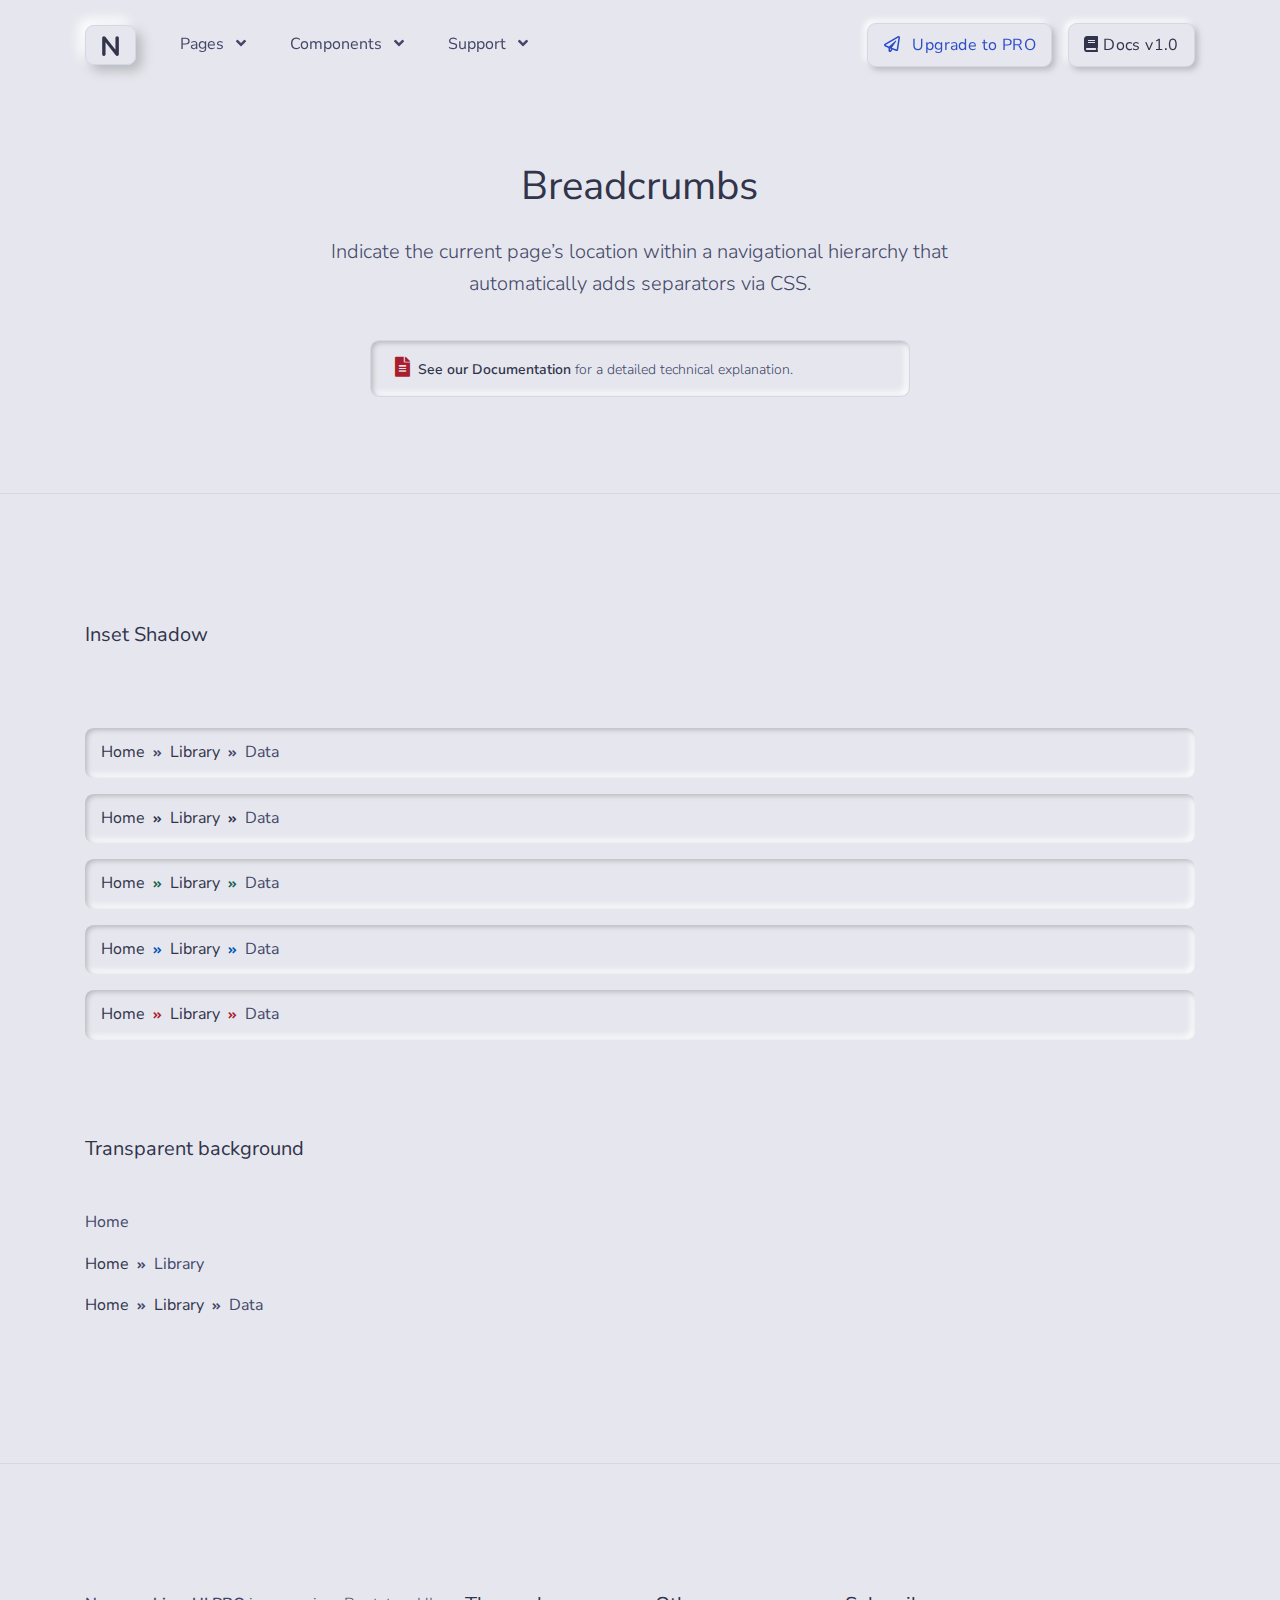
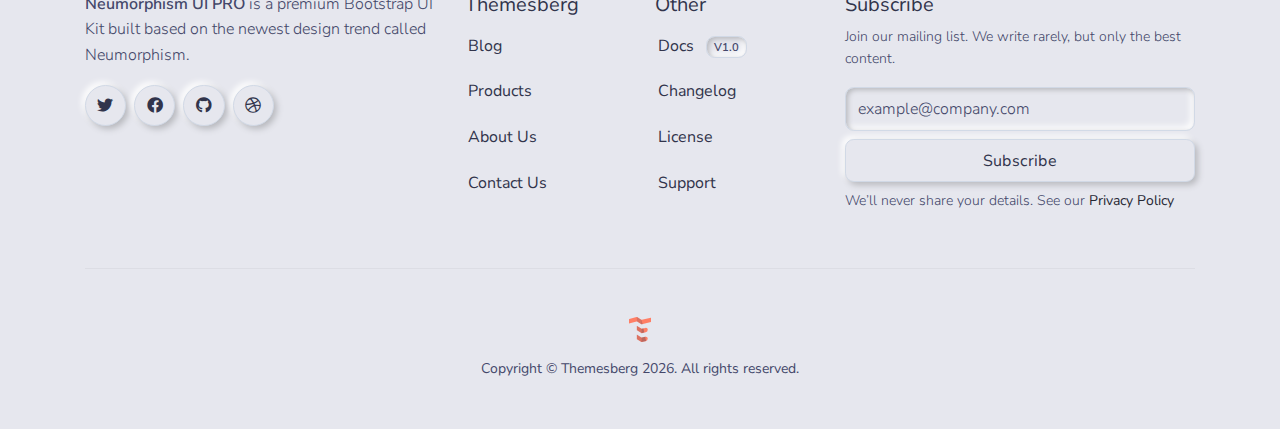
<file: html/components/breadcrumbs.html>
<!--

=========================================================
* Neumorphism UI - v1.0.0
=========================================================

* Product Page: https://themesberg.com/product/ui-kits/neumorphism-ui
* Copyright 2020 Themesberg MIT LICENSE (https://www.themesberg.com/licensing#mit)

* Coded by https://themesberg.com

=========================================================

* The above copyright notice and this permission notice shall be included in all copies or substantial portions of the Software.

-->
<!DOCTYPE html>
<html lang="en">

<head>
    <meta http-equiv="Content-Type" content="text/html; charset=utf-8" />
<!-- Primary Meta Tags -->
<title>Neumorphism Components - Breadcrumbs</title>
<meta name="viewport" content="width=device-width, initial-scale=1, shrink-to-fit=no">
<meta name="title" content="Neumorphism Components - Breadcrumbs">
<meta name="author" content="Themesberg">

<link rel="canonical" href="https://themesberg.com/product/ui-kits/neumorphism-ui/" />

<!--  Social tags -->
<meta name="keywords" content="neumorphism, neumorphism ui, neomorphism, neomorphism ui, neomorphism css, neumorphism css, neumorph, neumorphic, design system, login, form, table, tables, card, cards, navbar, modal, icons, icons, map, chat, carousel, menu, datepicker, gallery, slider, date, social, dropdown, search, tab, nav, footer, date picker, forms, tabs, time, button, select, input, timeline, cart, about us, account, log in, blog, profile, portfolio, landing page, ecommerce, shop, landing, register, app, contact, one page, sign up, signup, store, bootstrap 4, bootstrap4, dashboard, bootstrap 4 dashboard, bootstrap 4 design, bootstrap 4 system, bootstrap 4, bootstrap 4 uit kit, bootstrap 4 kit, themesberg, html kit, html css template, web template, bootstrap, bootstrap 4, css3 template, frontend, responsive bootstrap template, bootstrap ui kit, responsive ui kit">
<meta name="description" content="Start developing neumorphic web applications and pages using Neumorphism UI. It features over 100 individual components and 5 example pages.">

<!-- Schema.org markup for Google+ -->
<meta itemprop="name" content="Neumorphism UI by Themesberg">
<meta itemprop="description" content="Start developing neumorphic web applications and pages using Neumorphism UI. It features over 100 individual components and 5 example pages.">
<meta itemprop="image" content="https://themesberg.s3.us-east-2.amazonaws.com/public/products/neumorphism-ui/neumorphism-thumbnail.jpg">

<!-- Twitter Card data -->
<meta name="twitter:card" content="product">
<meta name="twitter:site" content="@themesberg">
<meta name="twitter:title" content="Neumorphism UI by Themesberg">
<meta name="twitter:description" content="Start developing neumorphic web applications and pages using Neumorphism UI. It features over 100 individual components and 5 example pages.">
<meta name="twitter:creator" content="@themesberg">
<meta name="twitter:image" content="https://themesberg.s3.us-east-2.amazonaws.com/public/products/neumorphism-ui/neumorphism-thumbnail.jpg">

<!-- Open Graph data -->
<meta property="fb:app_id" content="214738555737136">
<meta property="og:title" content="Neumorphism UI by Themesberg" />
<meta property="og:type" content="article" />
<meta property="og:url" content="https://demo.themesberg.com/neumorphism-ui/" />
<meta property="og:image" content="https://themesberg.s3.us-east-2.amazonaws.com/public/products/neumorphism-ui/neumorphism-thumbnail.jpg"/>
<meta property="og:description" content="Start developing neumorphic web applications and pages using Neumorphism UI. It features over 100 individual components and 5 example pages." />
<meta property="og:site_name" content="Themesberg" />

<!-- Favicon -->
<link rel="apple-touch-icon" sizes="120x120" href="../../assets/img/favicon/apple-touch-icon.png">
<link rel="icon" type="image/png" sizes="32x32" href="../../assets/img/favicon/favicon-32x32.png">
<link rel="icon" type="image/png" sizes="16x16" href="../../assets/img/favicon/favicon-16x16.png">
<link rel="manifest" href="../../assets/img/favicon/site.webmanifest">
<link rel="mask-icon" href="../../assets/img/favicon/safari-pinned-tab.svg" color="#ffffff">
<meta name="msapplication-TileColor" content="#ffffff">
<meta name="theme-color" content="#ffffff">

<!-- Fontawesome -->
<link type="text/css" href="../../vendor/@fortawesome/fontawesome-free/css/all.min.css" rel="stylesheet">

<!-- Pixel CSS -->
<link type="text/css" href="../../css/neumorphism.css" rel="stylesheet">

<!-- NOTICE: You can use the _analytics.html partial to include production code specific code & trackers -->

</head>

<body>
    <header class="header-global">
    <nav id="navbar-main" aria-label="Primary navigation" class="navbar navbar-main navbar-expand-lg navbar-theme-primary headroom navbar-light">
        <div class="container position-relative">
            <a class="navbar-brand shadow-soft py-2 px-3 rounded border border-light mr-lg-4" href="../../index.html">
                <img class="navbar-brand-dark" src="../../assets/img/brand/dark.svg" alt="Logo light">
                <img class="navbar-brand-light" src="../../assets/img/brand/dark.svg" alt="Logo dark">
            </a>
            <div class="navbar-collapse collapse" id="navbar_global">
                <div class="navbar-collapse-header">
                    <div class="row">
                        <div class="col-6 collapse-brand">
                            <a href="../../index.html" class="navbar-brand shadow-soft py-2 px-3 rounded border border-light">
                                <img src="../../assets/img/brand/dark.svg" alt="Themesberg logo">
                            </a>
                        </div>
                        <div class="col-6 collapse-close">
                            <a href="#navbar_global" class="fas fa-times" data-toggle="collapse" data-target="#navbar_global" aria-controls="navbar_global" aria-expanded="false" title="close" aria-label="Toggle navigation"></a>
                        </div>
                    </div>
                </div>
                <ul class="navbar-nav navbar-nav-hover align-items-lg-center">
                    <li class="nav-item dropdown">
                        <a href="#" class="nav-link" data-toggle="dropdown" >
                            <span class="nav-link-inner-text">Pages</span>
                            <span class="fas fa-angle-down nav-link-arrow ml-2"></span>
                        </a>
                        <ul class="dropdown-menu">
                            <li><a class="dropdown-item" href="../../html/pages/about.html">About</a></li>
                            <li><a class="dropdown-item" href="../../html/pages/pricing.html">Pricing</a></li>
                            <li><a class="dropdown-item" href="../../html/pages/contact.html">Contact</a></li>
                            <li><a class="dropdown-item" href="../../html/pages/sign-in.html">Sign in</a></li>
                            <li><a class="dropdown-item" href="../../html/pages/sign-up.html">Sign up</a></li>
                        </ul>
                    </li>
                    <li class="nav-item dropdown mega-dropdown">
                        <a href="#" class="nav-link" data-toggle="dropdown" >
                            <span class="nav-link-inner-text">Components</span>
                            <span class="fas fa-angle-down nav-link-arrow ml-2"></span>
                        </a>
                        <div class="dropdown-menu">
                            <div class="row">
                                <div class="col-lg-6 inside-bg d-none d-lg-block">
                                    <div class="justify-content-center bg-primary text-white">
                                        <div class="px-6 pb-5 pt-3">
                                            <img src="../../assets/img/megamenu-image.jpg" alt="Pixel Components">
                                        </div>
                                        <div class="z-2 pb-4 text-center">
                                            <a href="../../html/components/all.html"  class="btn btn-primary mb-2 mb-sm-0 mr-3 text-secondary">
                                                <span class="mr-1"><span class="fas fa-th-large"></span></span>
                                                All components
                                            </a>
                                            <a href="https://themesberg.com/docs/neumorphism-ui/components/alerts" target="_blank" class="btn btn-primary mb-2 mb-sm-0">
                                                <span class="mr-1"><span class="fas fa-book"></span></span>
                                                Docs v1.0
                                            </a>
                                        </div>
                                    </div>
                                </div>
                                <div class="col pl-0">
                                    <ul class="list-style-none">
                                        <li><a class="dropdown-item" href="../../html/components/accordions.html">Accordions</a></li>
                                        <li><a class="dropdown-item" href="../../html/components/alerts.html">Alerts</a></li>
                                        <li><a class="dropdown-item" href="../../html/components/badges.html">Badges</a></li>
                                        <li><a class="dropdown-item" href="../../html/components/bootstrap-carousels.html">Bootstrap Carousels</a></li>
                                        <li><a class="dropdown-item" href="../../html/components/breadcrumbs.html">Breadcrumbs</a></li>
                                        <li><a class="dropdown-item" href="../../html/components/buttons.html">Buttons</a></li>
                                        <li><a class="dropdown-item d-flex align-items-center justify-content-between" href="https://themesberg.com/docs/neumorphism-ui/plugins/jquery-counters/" target="_blank">Counters <span class="badge badge-dark ml-3">Pro</span></a></li>
                                        <li><a class="dropdown-item" href="../../html/components/cards.html">Cards</a></li>
                                        <li><a class="dropdown-item d-flex align-items-center justify-content-between" href="https://themesberg.com/docs/neumorphism-ui/components/e-commerce/" target="_blank">E-commerce <span class="badge badge-dark ml-3">Pro</span></a></li>
                                    </ul>
                                </div>
                                <div class="col pl-0">
                                    <ul class="list-style-none">
                                        <li><a class="dropdown-item" href="../../html/components/forms.html">Forms</a></li>
                                        <li><a class="dropdown-item d-flex align-items-center justify-content-between" href="https://themesberg.com/docs/neumorphism-ui/components/icon-boxes/" target="_blank">Icon Boxes <span class="badge badge-dark ml-3">Pro</span></a></li>
                                        <li><a class="dropdown-item" href="../../html/components/modals.html">Modals</a></li>
                                        <li><a class="dropdown-item" href="../../html/components/navs.html">Navs</a></li>
                                        <li><a class="dropdown-item d-flex align-items-center justify-content-between" href="https://themesberg.com/docs/neumorphism-ui/plugins/owl-carousel/" target="_blank">Owl Carousels <span class="badge badge-dark ml-3">Pro</span></a></li>
                                        <li><a class="dropdown-item" href="../../html/components/pagination.html">Pagination</a></li>
                                        <li><a class="dropdown-item" href="../../html/components/popovers.html">Popovers</a></li>
                                        <li><a class="dropdown-item" href="../../html/components/progress-bars.html">Progress Bars</a></li>

                                    </ul>
                                </div>
                                <div class="col pl-0">
                                    <ul class="list-style-none">
                                        <li><a class="dropdown-item d-flex align-items-center justify-content-between" href="https://themesberg.com/docs/neumorphism-ui/components/icon-boxes/#steps" target="_blank">Steps <span class="badge badge-dark ml-3">Pro</span></a></li>
                                        <li><a class="dropdown-item" href="../../html/components/tables.html">Tables</a></li>
                                        <li><a class="dropdown-item" href="../../html/components/tabs.html">Tabs</a> </li>
                                        <li><a class="dropdown-item" href="../../html/components/toasts.html">Toasts</a> </li>
                                        <li><a class="dropdown-item d-flex align-items-center justify-content-between" href="https://themesberg.com/docs/neumorphism-ui/components/timelines/" target="_blank">Timelines <span class="badge badge-dark ml-3">Pro</span></a></li>
                                        <li><a class="dropdown-item" href="../../html/components/tooltips.html">Tooltips</a></li>
                                        <li><a class="dropdown-item" href="../../html/components/typography.html">Typography</a></li>
                                        <li><a class="dropdown-item d-flex align-items-center justify-content-between" href="https://demo.themesberg.com/neumorphism-ui-pro/html/components/widgets.html" target="_blank">Widgets <span class="badge badge-dark ml-3">Pro</span></a></li>
                                    </ul>
                                </div>
                            </div>
                        </div>
                    </li>
                    <li class="nav-item dropdown">
                        <a href="#" class="nav-link" data-toggle="dropdown" >
                            <span class="nav-link-inner-text">Support</span>
                            <span class="fas fa-angle-down nav-link-arrow ml-2"></span>
                        </a>
                        <div class="dropdown-menu dropdown-menu-lg">
                            <div class="col-auto px-0" data-dropdown-content>
                                <div class="list-group list-group-flush">
                                    <a href="https://themesberg.com/docs/neumorphism-ui/getting-started/quick-start/" target="_blank" class="list-group-item list-group-item-action d-flex align-items-center p-0 py-3 px-lg-4">
                                        <span class="icon icon-sm icon-secondary"><span class="fas fa-file-alt"></span></span>
                                        <div class="ml-4">
                                            <span class="text-dark d-block">Documentation<span class="badge badge-sm badge-secondary ml-2">v1.0</span></span>
                                            <span class="small">Examples and guides</span>
                                        </div>
                                    </a>
                                    <a href="https://github.com/themesberg/th-neumorphism-ui-pro/issues" target="_blank" class="list-group-item list-group-item-action d-flex align-items-center p-0 py-3 px-lg-4">
                                        <span class="icon icon-sm icon-secondary"><span class="fas fa-microphone-alt"></span></span>
                                        <div class="ml-4">
                                            <span class="text-dark d-block">Support</span>
                                            <span class="small">Looking for answers? Ask us!</span>
                                        </div>
                                    </a>
                                </div>
                            </div>
                        </div>
                    </li>
                </ul>
            </div>
            <div class="d-flex align-items-center">
                <a href="https://themesberg.com/product/ui-kits/neumorphism-ui-pro" target="_blank" class="btn btn-primary text-secondary mr-3"><i class="far fa-paper-plane mr-2"></i> Upgrade to PRO</a>
                <a href="https://themesberg.com/docs/neumorphism-ui/getting-started/quick-start/" target="_blank" class="btn btn-primary d-none d-md-inline-block"><i class="fas fa-book"></i> Docs v1.0</a>
                <button class="navbar-toggler ml-2" type="button" data-toggle="collapse" data-target="#navbar_global" aria-controls="navbar_global" aria-expanded="false" aria-label="Toggle navigation">
                    <span class="navbar-toggler-icon"></span>
                </button>
            </div>
        </div>
    </nav>
</header>
    <main>
        <!-- Hero -->
        <div class="section-header pb-6 bg-primary overflow-hidden text-center border-bottom border-light">
            <div class="container z-2">
                <div class="row mb-4 justify-content-center">
                    <div class="col-12 col-md-8 col-lg-7">
                        <h1 class="display-3 mb-4">Breadcrumbs</h1>
                        <p class="lead">Indicate the current page’s location within a navigational hierarchy that automatically adds separators via CSS.</p>                           
                    </div>
                </div>
                <div class="row justify-content-center">
                    <div class="col-12 col-md-10 col-lg-6">
                        <div class="alert shadow-inset">
                            <div class="d-flex">
                                <div class="alert-inner--text">
                                    <span class="icon text-danger icon-xs mr-2 mr-md-1"><span class="fas fa-file-alt"></span></span>
                                    <a target="_blank" href="https://themesberg.com/docs/neumorphism-ui/components/breadcrumbs/">See our Documentation</a> for a detailed technical explanation.
                                </div>
                            </div>
                        </div>
                    </div>
                </div>
            </div>
        </div>
        <!-- End of Hero -->

        <!-- Section -->
<section class="section bg-primary text-dark section-lg">
    <div class="container">
        <!-- Title -->
        <div class="row">
            <div class="col">
                <h2 class="h5 mb-6">Inset Shadow</h2>
            </div>
        </div>
        <!-- End of title-->
        <div class="row">
            <div class="col-12">
                <!--Breadcrumb-->
                <nav aria-label="breadcrumb">
                    <ol class="breadcrumb breadcrumb-gray">
                        <li class="breadcrumb-item"><a href="#">Home</a></li>
                        <li class="breadcrumb-item"><a href="#">Library</a></li>
                        <li class="breadcrumb-item active" aria-current="page">Data</li>
                    </ol>
                </nav>
                <!--End of Breadcrumb-->
                <!--Breadcrumb-->
                <nav aria-label="breadcrumb">
                    <ol class="breadcrumb breadcrumb-dark">
                        <li class="breadcrumb-item"><a href="#">Home</a></li>
                        <li class="breadcrumb-item"><a href="#">Library</a></li>
                        <li class="breadcrumb-item active" aria-current="page">Data</li>
                    </ol>
                </nav>
                <!--End of Breadcrumb-->
                <!--Breadcrumb-->
                <nav aria-label="breadcrumb">
                    <ol class="breadcrumb breadcrumb-success ">
                        <li class="breadcrumb-item"><a href="#">Home</a></li>
                        <li class="breadcrumb-item"><a href="#">Library</a></li>
                        <li class="breadcrumb-item active" aria-current="page">Data</li>
                    </ol>
                </nav>
                <!--End of Breadcrumb-->
                <!--Breadcrumb-->
                <nav aria-label="breadcrumb">
                    <ol class="breadcrumb breadcrumb-info">
                        <li class="breadcrumb-item"><a href="#">Home</a></li>
                        <li class="breadcrumb-item"><a href="#">Library</a></li>
                        <li class="breadcrumb-item active" aria-current="page">Data</li>
                    </ol>
                </nav>
                <!--End of Breadcrumb-->
                <!--Breadcrumb-->
                <nav aria-label="breadcrumb">
                    <ol class="breadcrumb breadcrumb-danger">
                        <li class="breadcrumb-item"><a href="#">Home</a></li>
                        <li class="breadcrumb-item"><a href="#">Library</a></li>
                        <li class="breadcrumb-item active" aria-current="page">Data</li>
                    </ol>
                </nav>
                <!--End of Breadcrumb-->
            </div>
        </div>
        <!-- Title -->
        <div class="row">
            <div class="col">
                <h2 class="h5 mt-6 mb-5">Transparent background</h2>
            </div>
        </div>
        <!-- End of title-->
        <div class="row">
            <div class="col-12">
                <!--Breadcrumb-->
                <nav aria-label="breadcrumb">
                    <ol class="breadcrumb breadcrumb-gray breadcrumb-transparent">
                        <li class="breadcrumb-item active" aria-current="page">Home</li>
                    </ol>
                </nav>
                <!--End of Breadcrumb-->
                <!--Breadcrumb-->
                <nav aria-label="breadcrumb">
                    <ol class="breadcrumb breadcrumb-gray breadcrumb-transparent">
                        <li class="breadcrumb-item"><a href="#">Home</a></li>
                        <li class="breadcrumb-item active" aria-current="page">Library</li>
                    </ol>
                </nav>
                <!--End of Breadcrumb-->
                <!--Breadcrumb-->
                <nav aria-label="breadcrumb">
                    <ol class="breadcrumb breadcrumb-gray breadcrumb-transparent">
                        <li class="breadcrumb-item"><a href="#">Home</a></li>
                        <li class="breadcrumb-item"><a href="#">Library</a></li>
                        <li class="breadcrumb-item active" aria-current="page">Data</li>
                    </ol>
                </nav>
                <!--End of Breadcrumb-->
            </div>
        </div>
    </div>
</section>
<!-- End of Section -->
    </main>
    <footer class="d-flex pb-5 pt-6 pt-md-7 border-top border-light bg-primary">
    <div class="container">
        <div class="row">
            <div class="col-lg-4">
                <p><strong>Neumorphism UI PRO</strong> is a premium Bootstrap UI Kit built based on the newest design trend called Neumorphism.</p>
                <ul class="d-flex list-unstyled mb-5 mb-lg-0">
                    <li class="mr-2">
                        <a href="https://twitter.com/themesberg" target="_blank" class="btn btn-icon-only btn-pill btn-primary" aria-label="twitter social link"
                        data-toggle="tooltip" data-placement="top" title="Follow @themesberg on Twitter">
                            <span aria-hidden="true" class="fab fa-twitter"></span>
                        </a>
                    </li>
                    <li class="mr-2">
                        <a href="https://www.facebook.com/themesberg/" target="_blank" class="btn btn-icon-only btn-pill btn-primary" aria-label="facebook social link"
                        data-toggle="tooltip" data-placement="top" title="Like @themesberg on Facebook">
                            <span aria-hidden="true" class="fab fa-facebook"></span>
                        </a>
                    </li>
                    <li class="mr-2">
                        <a href="https://github.com/themesberg" target="_blank" class="btn btn-icon-only btn-pill btn-primary" aria-label="github social link"
                        data-toggle="tooltip" data-placement="top" title="Open source projects">
                            <span aria-hidden="true" class="fab fa-github"></span>
                        </a>
                    </li>
                    <li>
                        <a href="https://dribbble.com/themesberg" target="_blank" class="btn btn-icon-only btn-pill btn-primary" aria-label="dribbble social link"
                        data-toggle="tooltip" data-placement="top" title="Follow us on Dribbble">
                            <span aria-hidden="true" class="fab fa-dribbble"></span>
                        </a>
                    </li>
                </ul>
            </div>
            <div class="col-6 col-lg-2 mb-5 mb-lg-0">
                <h5>Themesberg</h5>
                <ul class="footer-links list-unstyled mt-2">
                    <li class="mb-1"><a class="p-2" target="_blank" href="https://themesberg.com/blog">Blog</a></li>
                    <li class="mb-1"><a class="p-2" target="_blank" href="https://themesberg.com/products">Products</a></li>
                    <li class="mb-1"><a class="p-2" target="_blank" href="https://themesberg.com/about">About Us</a></li>
                    <li><a class="p-2" target="_blank" href="https://themesberg.com/contact">Contact Us</a></li>
                </ul>
            </div>
            <div class="col-6 col-lg-2 mb-5 mb-lg-0">
                <h5>Other</h5>
                <ul class="footer-links list-unstyled mt-2">
                    <li class="mb-1"><a class="p-2" href="https://themesberg.com/docs/pixel-bootstrap/getting-started/overview/" target="_blank">Docs
                        <span class="badge badge-gray text-uppercase ml-2">v1.0</span></a>
                    </li>
                    <li class="mb-1">
                        <a class="p-2" href="https://themesberg.com/docs/pixel-bootstrap/getting-started/changelog" target="_blank">Changelog</a>
                    </li>
                    <li class="mb-1">
                        <a class="p-2" target="_blank" href="https://themesberg.com/licensing">License</a>
                    </li>
                    <li>
                        <a class="p-2" target="_blank" href="https://github.com/themesberg/pixel-bootstrap-ui-kit/issues">Support</a>
                    </li>
                </ul>
            </div>
            <div class="col-12 col-lg-4 mb-5 mb-lg-0">
                <h5>Subscribe</h5>
                <p class="text-gray font-small mt-2">Join our mailing list. We write rarely, but only the best content.</p>
                <form action="#">
                    <div class="form-row mb-2">
                        <div class="col-12">
                            <label class="h6 font-weight-normal d-none" for="exampleInputEmail3">Email address</label>
                            <input type="email" class="form-control mb-2" placeholder="example@company.com" name="email" aria-label="Subscribe form" id="exampleInputEmail3" required>
                        </div>
                        <div class="col-12">
                            <button type="submit" class="btn btn-primary btn-block" data-loading-text="Sending">
                                <span>Subscribe</span>
                            </button>
                        </div>
                    </div>
                </form>
                <p class="text-gray font-small m-0">We’ll never share your details. See our <a class="text-black" href="#">Privacy Policy</a></p>
            </div>
        </div>
        <hr class="my-5">
        <div class="row">
            <div class="col">
                <a href="https://themesberg.com" target="_blank" class="d-flex justify-content-center">
                    <img src="../../assets/img/themesberg.svg" height="25" class="mb-3" alt="Themesberg Logo">
                </a>
            <div class="d-flex text-center justify-content-center align-items-center" role="contentinfo">
                <p class="font-weight-normal font-small mb-0">Copyright © Themesberg
                    <span class="current-year">2020</span>. All rights reserved.</p>
                </div>
            </div>
        </div>
    </div>
</footer>

    <!-- Core -->
<script src="../../vendor/jquery/dist/jquery.min.js"></script>
<script src="../../vendor/popper.js/dist/umd/popper.min.js"></script>
<script src="../../vendor/bootstrap/dist/js/bootstrap.min.js"></script>
<script src="../../vendor/headroom.js/dist/headroom.min.js"></script>

<!-- Vendor JS -->
<script src="../../vendor/onscreen/dist/on-screen.umd.min.js"></script>
<script src="../../vendor/nouislider/distribute/nouislider.min.js"></script>
<script src="../../vendor/bootstrap-datepicker/dist/js/bootstrap-datepicker.min.js"></script>
<script src="../../vendor/waypoints/lib/jquery.waypoints.min.js"></script>
<script src="../../vendor/jarallax/dist/jarallax.min.js"></script>
<script src="../../vendor/jquery.counterup/jquery.counterup.min.js"></script>
<script src="../../vendor/jquery-countdown/dist/jquery.countdown.min.js"></script>
<script src="../../vendor/smooth-scroll/dist/smooth-scroll.polyfills.min.js"></script>
<script src="../../vendor/prismjs/prism.js"></script>

<script async defer src="https://buttons.github.io/buttons.js"></script>

<!-- Neumorphism JS -->
<script src="../../assets/js/neumorphism.js"></script>
</body>

</html>
</file>
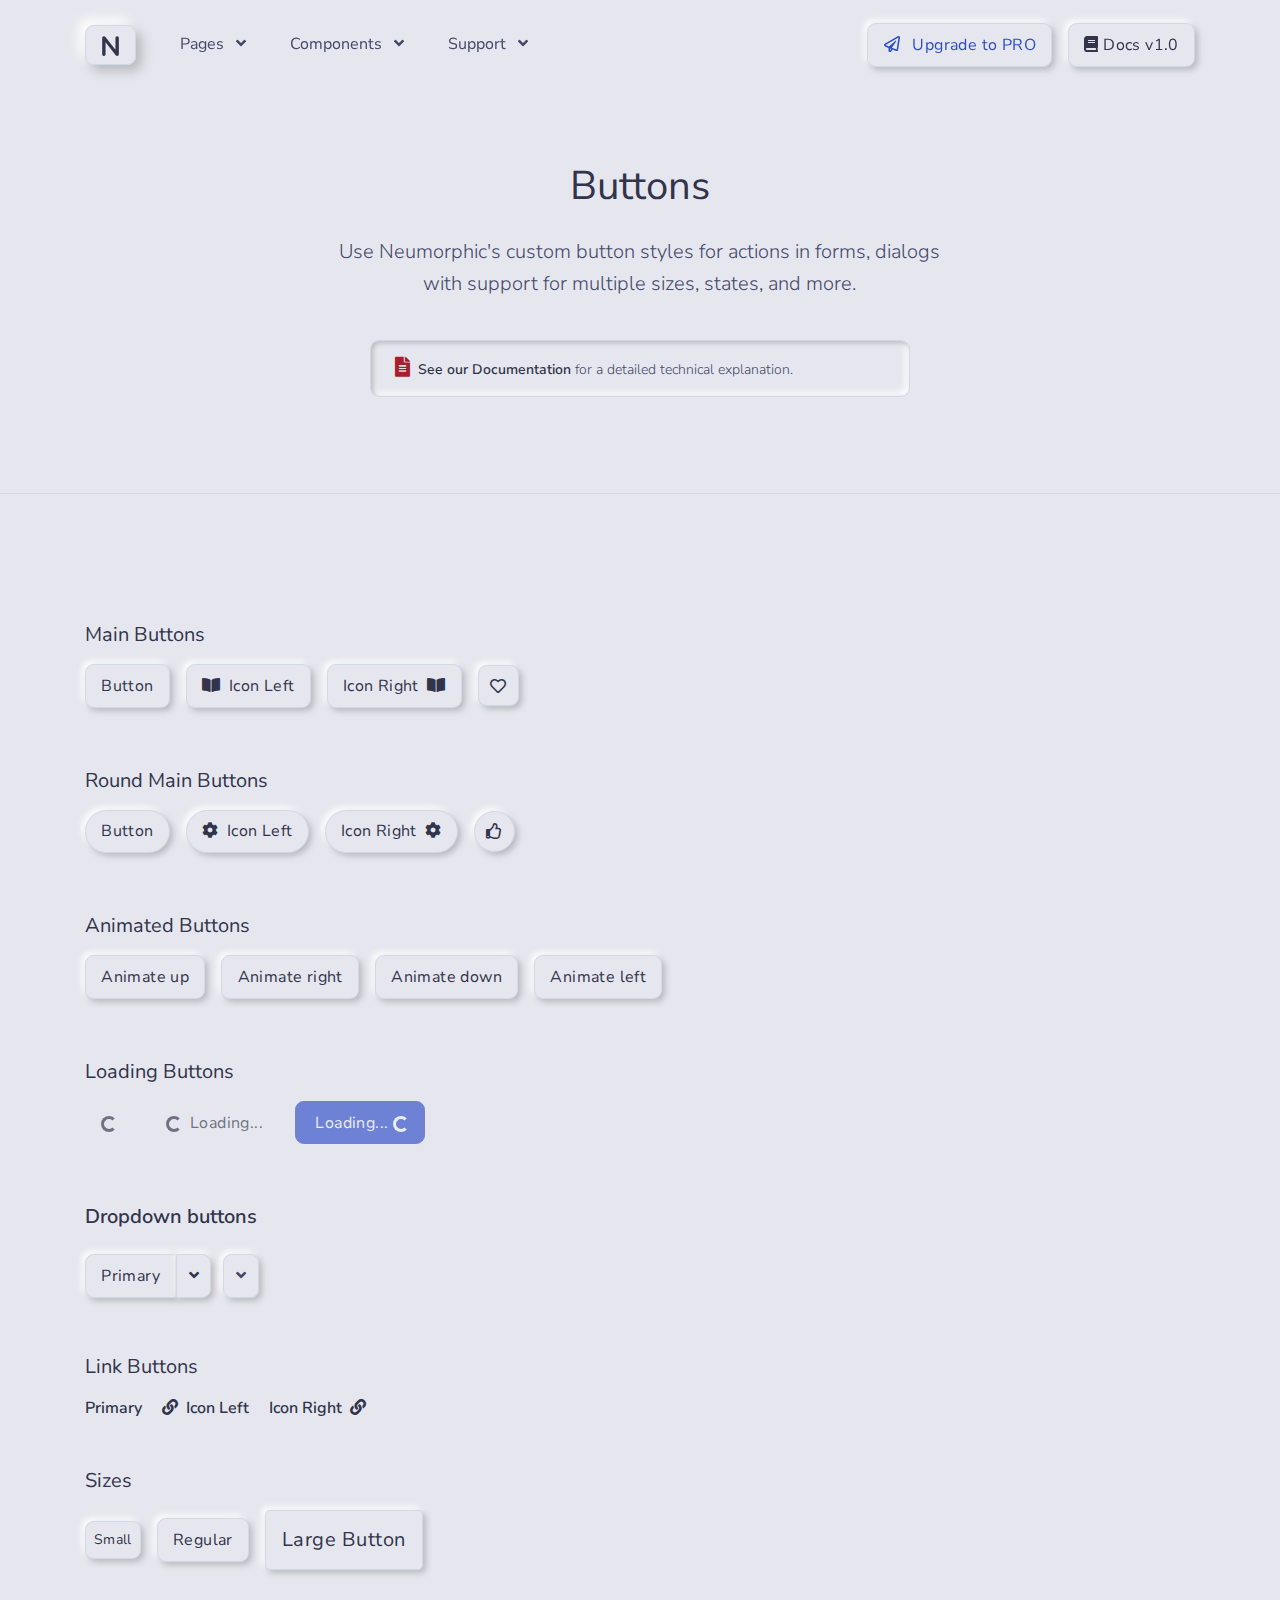
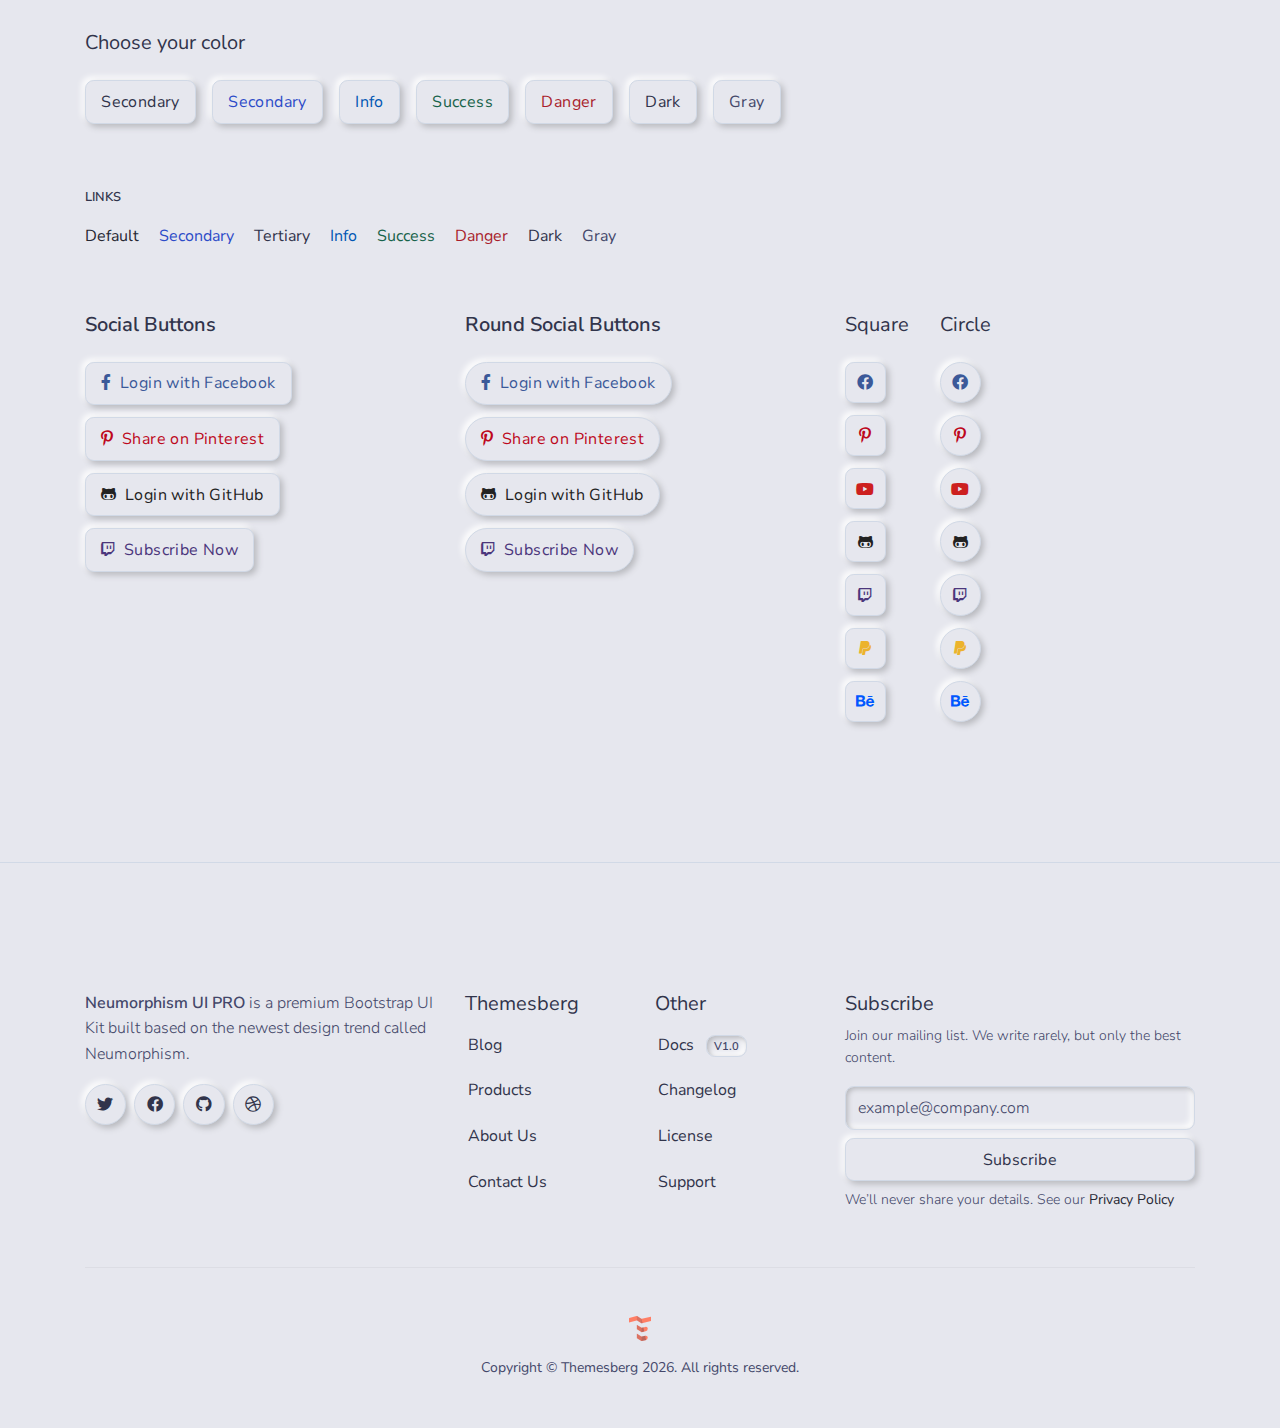
<file: html/components/buttons.html>
<!--

=========================================================
* Neumorphism UI - v1.0.0
=========================================================

* Product Page: https://themesberg.com/product/ui-kits/neumorphism-ui
* Copyright 2020 Themesberg MIT LICENSE (https://www.themesberg.com/licensing#mit)

* Coded by https://themesberg.com

=========================================================

* The above copyright notice and this permission notice shall be included in all copies or substantial portions of the Software.

-->
<!DOCTYPE html>
<html lang="en">

<head>
    <meta http-equiv="Content-Type" content="text/html; charset=utf-8" />
<!-- Primary Meta Tags -->
<title>Neumorphism Components - Buttons</title>
<meta name="viewport" content="width=device-width, initial-scale=1, shrink-to-fit=no">
<meta name="title" content="Neumorphism Components - Buttons">
<meta name="author" content="Themesberg">

<link rel="canonical" href="https://themesberg.com/product/ui-kits/neumorphism-ui/" />

<!--  Social tags -->
<meta name="keywords" content="neumorphism, neumorphism ui, neomorphism, neomorphism ui, neomorphism css, neumorphism css, neumorph, neumorphic, design system, login, form, table, tables, card, cards, navbar, modal, icons, icons, map, chat, carousel, menu, datepicker, gallery, slider, date, social, dropdown, search, tab, nav, footer, date picker, forms, tabs, time, button, select, input, timeline, cart, about us, account, log in, blog, profile, portfolio, landing page, ecommerce, shop, landing, register, app, contact, one page, sign up, signup, store, bootstrap 4, bootstrap4, dashboard, bootstrap 4 dashboard, bootstrap 4 design, bootstrap 4 system, bootstrap 4, bootstrap 4 uit kit, bootstrap 4 kit, themesberg, html kit, html css template, web template, bootstrap, bootstrap 4, css3 template, frontend, responsive bootstrap template, bootstrap ui kit, responsive ui kit">
<meta name="description" content="Start developing neumorphic web applications and pages using Neumorphism UI. It features over 100 individual components and 5 example pages.">

<!-- Schema.org markup for Google+ -->
<meta itemprop="name" content="Neumorphism UI by Themesberg">
<meta itemprop="description" content="Start developing neumorphic web applications and pages using Neumorphism UI. It features over 100 individual components and 5 example pages.">
<meta itemprop="image" content="https://themesberg.s3.us-east-2.amazonaws.com/public/products/neumorphism-ui/neumorphism-thumbnail.jpg">

<!-- Twitter Card data -->
<meta name="twitter:card" content="product">
<meta name="twitter:site" content="@themesberg">
<meta name="twitter:title" content="Neumorphism UI by Themesberg">
<meta name="twitter:description" content="Start developing neumorphic web applications and pages using Neumorphism UI. It features over 100 individual components and 5 example pages.">
<meta name="twitter:creator" content="@themesberg">
<meta name="twitter:image" content="https://themesberg.s3.us-east-2.amazonaws.com/public/products/neumorphism-ui/neumorphism-thumbnail.jpg">

<!-- Open Graph data -->
<meta property="fb:app_id" content="214738555737136">
<meta property="og:title" content="Neumorphism UI by Themesberg" />
<meta property="og:type" content="article" />
<meta property="og:url" content="https://demo.themesberg.com/neumorphism-ui/" />
<meta property="og:image" content="https://themesberg.s3.us-east-2.amazonaws.com/public/products/neumorphism-ui/neumorphism-thumbnail.jpg"/>
<meta property="og:description" content="Start developing neumorphic web applications and pages using Neumorphism UI. It features over 100 individual components and 5 example pages." />
<meta property="og:site_name" content="Themesberg" />

<!-- Favicon -->
<link rel="apple-touch-icon" sizes="120x120" href="../../assets/img/favicon/apple-touch-icon.png">
<link rel="icon" type="image/png" sizes="32x32" href="../../assets/img/favicon/favicon-32x32.png">
<link rel="icon" type="image/png" sizes="16x16" href="../../assets/img/favicon/favicon-16x16.png">
<link rel="manifest" href="../../assets/img/favicon/site.webmanifest">
<link rel="mask-icon" href="../../assets/img/favicon/safari-pinned-tab.svg" color="#ffffff">
<meta name="msapplication-TileColor" content="#ffffff">
<meta name="theme-color" content="#ffffff">

<!-- Fontawesome -->
<link type="text/css" href="../../vendor/@fortawesome/fontawesome-free/css/all.min.css" rel="stylesheet">

<!-- Pixel CSS -->
<link type="text/css" href="../../css/neumorphism.css" rel="stylesheet">

<!-- NOTICE: You can use the _analytics.html partial to include production code specific code & trackers -->

</head>

<body>
    <header class="header-global">
    <nav id="navbar-main" aria-label="Primary navigation" class="navbar navbar-main navbar-expand-lg navbar-theme-primary headroom navbar-light">
        <div class="container position-relative">
            <a class="navbar-brand shadow-soft py-2 px-3 rounded border border-light mr-lg-4" href="../../index.html">
                <img class="navbar-brand-dark" src="../../assets/img/brand/dark.svg" alt="Logo light">
                <img class="navbar-brand-light" src="../../assets/img/brand/dark.svg" alt="Logo dark">
            </a>
            <div class="navbar-collapse collapse" id="navbar_global">
                <div class="navbar-collapse-header">
                    <div class="row">
                        <div class="col-6 collapse-brand">
                            <a href="../../index.html" class="navbar-brand shadow-soft py-2 px-3 rounded border border-light">
                                <img src="../../assets/img/brand/dark.svg" alt="Themesberg logo">
                            </a>
                        </div>
                        <div class="col-6 collapse-close">
                            <a href="#navbar_global" class="fas fa-times" data-toggle="collapse" data-target="#navbar_global" aria-controls="navbar_global" aria-expanded="false" title="close" aria-label="Toggle navigation"></a>
                        </div>
                    </div>
                </div>
                <ul class="navbar-nav navbar-nav-hover align-items-lg-center">
                    <li class="nav-item dropdown">
                        <a href="#" class="nav-link" data-toggle="dropdown" >
                            <span class="nav-link-inner-text">Pages</span>
                            <span class="fas fa-angle-down nav-link-arrow ml-2"></span>
                        </a>
                        <ul class="dropdown-menu">
                            <li><a class="dropdown-item" href="../../html/pages/about.html">About</a></li>
                            <li><a class="dropdown-item" href="../../html/pages/pricing.html">Pricing</a></li>
                            <li><a class="dropdown-item" href="../../html/pages/contact.html">Contact</a></li>
                            <li><a class="dropdown-item" href="../../html/pages/sign-in.html">Sign in</a></li>
                            <li><a class="dropdown-item" href="../../html/pages/sign-up.html">Sign up</a></li>
                        </ul>
                    </li>
                    <li class="nav-item dropdown mega-dropdown">
                        <a href="#" class="nav-link" data-toggle="dropdown" >
                            <span class="nav-link-inner-text">Components</span>
                            <span class="fas fa-angle-down nav-link-arrow ml-2"></span>
                        </a>
                        <div class="dropdown-menu">
                            <div class="row">
                                <div class="col-lg-6 inside-bg d-none d-lg-block">
                                    <div class="justify-content-center bg-primary text-white">
                                        <div class="px-6 pb-5 pt-3">
                                            <img src="../../assets/img/megamenu-image.jpg" alt="Pixel Components">
                                        </div>
                                        <div class="z-2 pb-4 text-center">
                                            <a href="../../html/components/all.html"  class="btn btn-primary mb-2 mb-sm-0 mr-3 text-secondary">
                                                <span class="mr-1"><span class="fas fa-th-large"></span></span>
                                                All components
                                            </a>
                                            <a href="https://themesberg.com/docs/neumorphism-ui/components/alerts" target="_blank" class="btn btn-primary mb-2 mb-sm-0">
                                                <span class="mr-1"><span class="fas fa-book"></span></span>
                                                Docs v1.0
                                            </a>
                                        </div>
                                    </div>
                                </div>
                                <div class="col pl-0">
                                    <ul class="list-style-none">
                                        <li><a class="dropdown-item" href="../../html/components/accordions.html">Accordions</a></li>
                                        <li><a class="dropdown-item" href="../../html/components/alerts.html">Alerts</a></li>
                                        <li><a class="dropdown-item" href="../../html/components/badges.html">Badges</a></li>
                                        <li><a class="dropdown-item" href="../../html/components/bootstrap-carousels.html">Bootstrap Carousels</a></li>
                                        <li><a class="dropdown-item" href="../../html/components/breadcrumbs.html">Breadcrumbs</a></li>
                                        <li><a class="dropdown-item" href="../../html/components/buttons.html">Buttons</a></li>
                                        <li><a class="dropdown-item d-flex align-items-center justify-content-between" href="https://themesberg.com/docs/neumorphism-ui/plugins/jquery-counters/" target="_blank">Counters <span class="badge badge-dark ml-3">Pro</span></a></li>
                                        <li><a class="dropdown-item" href="../../html/components/cards.html">Cards</a></li>
                                        <li><a class="dropdown-item d-flex align-items-center justify-content-between" href="https://themesberg.com/docs/neumorphism-ui/components/e-commerce/" target="_blank">E-commerce <span class="badge badge-dark ml-3">Pro</span></a></li>
                                    </ul>
                                </div>
                                <div class="col pl-0">
                                    <ul class="list-style-none">
                                        <li><a class="dropdown-item" href="../../html/components/forms.html">Forms</a></li>
                                        <li><a class="dropdown-item d-flex align-items-center justify-content-between" href="https://themesberg.com/docs/neumorphism-ui/components/icon-boxes/" target="_blank">Icon Boxes <span class="badge badge-dark ml-3">Pro</span></a></li>
                                        <li><a class="dropdown-item" href="../../html/components/modals.html">Modals</a></li>
                                        <li><a class="dropdown-item" href="../../html/components/navs.html">Navs</a></li>
                                        <li><a class="dropdown-item d-flex align-items-center justify-content-between" href="https://themesberg.com/docs/neumorphism-ui/plugins/owl-carousel/" target="_blank">Owl Carousels <span class="badge badge-dark ml-3">Pro</span></a></li>
                                        <li><a class="dropdown-item" href="../../html/components/pagination.html">Pagination</a></li>
                                        <li><a class="dropdown-item" href="../../html/components/popovers.html">Popovers</a></li>
                                        <li><a class="dropdown-item" href="../../html/components/progress-bars.html">Progress Bars</a></li>

                                    </ul>
                                </div>
                                <div class="col pl-0">
                                    <ul class="list-style-none">
                                        <li><a class="dropdown-item d-flex align-items-center justify-content-between" href="https://themesberg.com/docs/neumorphism-ui/components/icon-boxes/#steps" target="_blank">Steps <span class="badge badge-dark ml-3">Pro</span></a></li>
                                        <li><a class="dropdown-item" href="../../html/components/tables.html">Tables</a></li>
                                        <li><a class="dropdown-item" href="../../html/components/tabs.html">Tabs</a> </li>
                                        <li><a class="dropdown-item" href="../../html/components/toasts.html">Toasts</a> </li>
                                        <li><a class="dropdown-item d-flex align-items-center justify-content-between" href="https://themesberg.com/docs/neumorphism-ui/components/timelines/" target="_blank">Timelines <span class="badge badge-dark ml-3">Pro</span></a></li>
                                        <li><a class="dropdown-item" href="../../html/components/tooltips.html">Tooltips</a></li>
                                        <li><a class="dropdown-item" href="../../html/components/typography.html">Typography</a></li>
                                        <li><a class="dropdown-item d-flex align-items-center justify-content-between" href="https://demo.themesberg.com/neumorphism-ui-pro/html/components/widgets.html" target="_blank">Widgets <span class="badge badge-dark ml-3">Pro</span></a></li>
                                    </ul>
                                </div>
                            </div>
                        </div>
                    </li>
                    <li class="nav-item dropdown">
                        <a href="#" class="nav-link" data-toggle="dropdown" >
                            <span class="nav-link-inner-text">Support</span>
                            <span class="fas fa-angle-down nav-link-arrow ml-2"></span>
                        </a>
                        <div class="dropdown-menu dropdown-menu-lg">
                            <div class="col-auto px-0" data-dropdown-content>
                                <div class="list-group list-group-flush">
                                    <a href="https://themesberg.com/docs/neumorphism-ui/getting-started/quick-start/" target="_blank" class="list-group-item list-group-item-action d-flex align-items-center p-0 py-3 px-lg-4">
                                        <span class="icon icon-sm icon-secondary"><span class="fas fa-file-alt"></span></span>
                                        <div class="ml-4">
                                            <span class="text-dark d-block">Documentation<span class="badge badge-sm badge-secondary ml-2">v1.0</span></span>
                                            <span class="small">Examples and guides</span>
                                        </div>
                                    </a>
                                    <a href="https://github.com/themesberg/th-neumorphism-ui-pro/issues" target="_blank" class="list-group-item list-group-item-action d-flex align-items-center p-0 py-3 px-lg-4">
                                        <span class="icon icon-sm icon-secondary"><span class="fas fa-microphone-alt"></span></span>
                                        <div class="ml-4">
                                            <span class="text-dark d-block">Support</span>
                                            <span class="small">Looking for answers? Ask us!</span>
                                        </div>
                                    </a>
                                </div>
                            </div>
                        </div>
                    </li>
                </ul>
            </div>
            <div class="d-flex align-items-center">
                <a href="https://themesberg.com/product/ui-kits/neumorphism-ui-pro" target="_blank" class="btn btn-primary text-secondary mr-3"><i class="far fa-paper-plane mr-2"></i> Upgrade to PRO</a>
                <a href="https://themesberg.com/docs/neumorphism-ui/getting-started/quick-start/" target="_blank" class="btn btn-primary d-none d-md-inline-block"><i class="fas fa-book"></i> Docs v1.0</a>
                <button class="navbar-toggler ml-2" type="button" data-toggle="collapse" data-target="#navbar_global" aria-controls="navbar_global" aria-expanded="false" aria-label="Toggle navigation">
                    <span class="navbar-toggler-icon"></span>
                </button>
            </div>
        </div>
    </nav>
</header>
    <main>
        <!-- Hero -->
        <div class="section-header pb-6 bg-primary overflow-hidden text-center border-bottom border-light">
            <div class="container z-2">
                <div class="row mb-4 justify-content-center">
                    <div class="col-12 col-md-8 col-lg-7">
                        <h1 class="display-3 mb-4">Buttons</h1>
                        <p class="lead">Use Neumorphic's custom button styles for actions in forms, dialogs with support for multiple sizes, states, and more.</p>
                    </div>
                </div>
                <div class="row justify-content-center">
                    <div class="col-12 col-md-10 col-lg-6">
                        <div class="alert shadow-inset">
                            <div class="d-flex">
                                <div class="alert-inner--text">
                                    <span class="icon text-danger icon-xs mr-2 mr-md-1"><span class="fas fa-file-alt"></span></span>
                                    <a target="_blank" href="https://themesberg.com/docs/neumorphism-ui/components/buttons/">See our Documentation</a> for a detailed technical explanation.
                                </div>
                            </div>
                        </div>
                    </div>
                </div>
            </div>
        </div>
        <!-- End of Hero -->

        <div class="section section-lg bg-primary text-dark components-section">
    <div class="container">
        <div class="row justify-content-center">
            <div class="col-lg-12">
                <div class="mb-3">
                    <h2 class="h5">Main Buttons</h2>
                </div>
                <!--Buttons-->
                <button class="btn btn-primary" type="button">Button</button>
                <button class="btn btn-primary" type="button">
                    <span class="mr-1"><span class="fas fa-book-open"></span></span>
                    Icon Left
                </button>
                <button class="btn btn-primary" type="button">
                    Icon Right
                    <span class="ml-1"><span class="fas fa-book-open"></span></span>
                </button>
                <button class="btn btn-icon-only btn-primary" type="button" aria-label="love button" title="love button">
                    <span aria-hidden="true" class="far fa-heart"></span>
                </button>
                <!--End of Buttons-->
                <div class="mb-3 mt-5">
                    <h3 class="h5">Round Main Buttons</h3>
                </div>
                <!--Buttons-->
                <button class="btn btn-pill btn-primary" type="button">Button</button>
                <button class="btn btn-pill btn-primary" type="button">
                    <span class="mr-1"><span class="fas fa-cog"></span></span>
                    Icon Left
                </button>
                <button class="btn btn-pill btn-primary" type="button">
                    Icon Right
                    <span class="ml-1"><span class="fas fa-cog"></span></span>
                </button>
                <button class="btn btn-icon-only btn-pill btn-primary" type="button" aria-label="up button" title="up button">
                    <span aria-hidden="true" class="far fa-thumbs-up"></span>
                </button>
                <div class="mb-3 mt-5">
                    <h3 class="h5">Animated Buttons</h3>
                </div>
                <button class="btn btn-primary animate-up-2" type="button">Animate up</button>
                <button class="btn btn-primary animate-right-3" type="button">Animate right</button>
                <button class="btn btn-primary animate-down-2" type="button">Animate down</button>
                <button class="btn btn-primary animate-left-3" type="button">Animate left</button>
                <div class="mb-3 mt-5">
                    <h3 class="h5">Loading Buttons</h3>
                </div>
                <!--Buttons-->
                <button class="btn btn-primary" type="button" disabled>
                    <span class="spinner-border spinner-border-sm" role="status" aria-hidden="true"></span>
                    <span class="sr-only">Loading...</span>
                </button>
                <button class="btn btn-primary" type="button" disabled>
                    <span class="spinner-border spinner-border-sm" role="status" aria-hidden="true"></span>
                    <span class="ml-1">Loading...</span>
                </button>
                <button class="btn btn-secondary" type="button" disabled>
                    <span class="ml-1">Loading...</span>
                    <span class="spinner-border spinner-border-sm" role="status" aria-hidden="true"></span>
                </button>
                <!--End of Buttons-->
                <div class="mb-3 mt-5">
                    <h3 class="h5 font-weight-bold mb-3">Dropdown buttons</h3>
                    <div class="dropdown">
                        <div class="btn-group mr-2 mb-2">
                            <button type="button" class="btn btn-primary">Primary</button>
                            <button type="button" class="btn btn-primary dropdown-toggle dropdown-toggle-split" data-toggle="dropdown" aria-haspopup="true" aria-expanded="false">
                                <span class="fas fa-angle-down dropdown-arrow"></span>
                                <span class="sr-only">Toggle Dropdown</span>
                            </button>
                            <div class="dropdown-menu">
                                <a class="dropdown-item" href="#">Action</a>
                                <a class="dropdown-item" href="#">Another action</a>
                                <a class="dropdown-item" href="#">Something else here</a>
                                <div class="dropdown-divider"></div>
                                <a class="dropdown-item" href="#">Separated link</a>
                            </div>
                        </div>
                        <div class="btn-group mb-2 mr-2">
                            <button type="button" class="btn btn-tertiary dropdown-toggle dropdown-toggle-split" data-toggle="dropdown" aria-haspopup="true" aria-expanded="false">
                                <span class="fas fa-angle-down dropdown-arrow"></span>
                                <span class="sr-only">Toggle Dropdown</span>
                            </button>
                            <div class="dropdown-menu">
                                <a class="dropdown-item" href="#">Action</a>
                                <a class="dropdown-item" href="#">Another action</a>
                                <a class="dropdown-item" href="#">Something else here</a>
                                <div class="dropdown-divider"></div>
                                <a class="dropdown-item" href="#">Separated link</a>
                            </div>
                        </div>
                    </div>
                    <div class="mb-3 mt-5">
                        <h3 class="h5">Link Buttons</h3>
                    </div>
                    <!--Buttons-->
                    <a href="#" class="text-dark font-weight-bold mr-3">Primary</a>
                    <a href="#" class="text-dark font-weight-bold mr-3">
                        <span class="mr-1"><span class="fas fa-link"></span></span>
                        Icon Left
                    </a>
                    <a href="#" class="text-dark font-weight-bold">
                        Icon Right
                        <span class="ml-1"><span class="fas fa-link"></span></span>
                    </a>
                    <!--End of Buttons-->
                    <div class="mb-3 mt-5">
                        <h3 class="h5">Sizes</h3>
                    </div>
                    <!--Buttons-->
                    <button class="btn btn-sm btn-primary" type="button">Small</button>
                    <button class="btn btn-primary" type="button">Regular</button>
                    <button class="btn btn-lg btn-primary" type="button">Large Button</button>
                    <!--End of Buttons-->
                    <!-- Button colors -->
                    <div class="mb-4 mt-5">
                        <h3 class="h5">Choose your color</h3>
                    </div>
                    <!--Buttons-->
                    <button class="btn btn-primary text-dark" type="button">Secondary</button>
                    <button class="btn btn-primary text-secondary" type="button">Secondary</button>
                    <button class="btn btn-primary text-info" type="button">Info</button>
                    <button class="btn btn-primary text-success" type="button">Success</button>
                    <button class="btn btn-primary text-danger" type="button">Danger</button>
                    <button class="btn btn-primary text-dark" type="button">Dark</button>
                    <button class="btn btn-primary text-gray" type="button">Gray</button>
                    <!-- Button links -->
                    <div class="mb-3 mt-5">
                        <small class="text-uppercase font-weight-bold">Links</small>
                    </div>
                    <!--Buttons-->
                    <a href="#" class="text-default mr-3">Default</a>
                    <a href="#" class="text-secondary mr-3">Secondary</a>
                    <a href="#" class="text-tertiary mr-3">Tertiary</a>
                    <a href="#" class="text-info mr-3">Info</a>
                    <a href="#" class="text-success mr-3">Success</a>
                    <a href="#" class="text-danger mr-3">Danger</a>
                    <a href="#" class="text-dark mr-3">Dark</a>
                    <a href="#" class="text-gray">Gray</a>
                    <!--End Of Buttons-->
                </div>
                <div class="row">
                    <div class="col-lg-4 col-md-6">
                        <!-- Button Social -->
                        <div class="mb-4 mt-5">
                            <h3 class="h5 font-weight-bold">Social Buttons</h3>
                        </div>
                        <button class="btn btn-facebook" type="button">
                            <span class="mr-1"><span class="fab fa-facebook-f"></span></span>
                            Login with Facebook
                        </button>
                        <br>
                        <button class="btn btn-pinterest" type="button">
                            <span class="mr-1"><span class="fab fa-pinterest-p"></span></span>
                            Share on Pinterest
                        </button>
                        <br>
                        <button class="btn btn-github" type="button">
                            <span class="mr-1"><span class="fab fa-github-alt"></span></span>
                            Login with GitHub
                        </button>
                        <br>
                        <button class="btn btn-twitch" type="button">
                            <span class="mr-1"><span class="fab fa-twitch"></span></span>
                            Subscribe Now
                        </button>
                    </div>
                    <div class="col-lg-4 col-md-6">
                        <!-- Button Social -->
                        <div class="mb-4 mt-5">
                            <h3 class="h5 font-weight-bold">Round Social Buttons</h3>
                        </div>
                        <button class="btn btn-pill btn-facebook" type="button">
                            <span class="mr-1"><span class="fab fa-facebook-f"></span></span>
                            Login with Facebook
                        </button>
                        <br>
                        <button class="btn btn-pill btn-pinterest" type="button">
                            <span class="mr-1"><span class="fab fa-pinterest-p"></span></span>
                            Share on Pinterest
                        </button>
                        <br>
                        <button class="btn btn-pill btn-github" type="button">
                            <span class="mr-1"><span class="fab fa-github-alt"></span></span>
                            Login with GitHub
                        </button>
                        <br>
                        <button class="btn btn-pill btn-twitch" type="button">
                            <span class="mr-1"><span class="fab fa-twitch"></span></span>
                            Subscribe Now
                        </button>
                    </div>
                    <div class="col-lg-1 col-md-3">
                        <!-- Square -->
                        <div class="mb-4 mt-5">
                            <h3 class="h5">Square</h3>
                        </div>
                        <button class="btn btn-icon-only btn-facebook" type="button" aria-label="facebook button" title="facebook button">
                            <span aria-hidden="true" class="fab fa-facebook"></span>
                        </button>
                        <button class="btn btn-icon-only btn-pinterest" type="button" aria-label="pinterest button" title="pinterest button">
                            <span aria-hidden="true" class="fab fa-pinterest-p"></span>
                        </button>
                        <button class="btn btn-icon-only btn-youtube" type="button" aria-label="youtube button" title="youtube button">
                            <span aria-hidden="true" class="fab fa-youtube"></span>
                        </button>
                        <button class="btn btn-icon-only btn-github" type="button" aria-label="github button" title="github button">
                            <span aria-hidden="true" class="fab fa-github-alt"></span>
                        </button>
                        <button class="btn btn-icon-only btn-twitch" type="button" aria-label="twitch button" title="twitch button">
                            <span aria-hidden="true" class="fab fa-twitch"></span>
                        </button>
                        <button class="btn btn-icon-only btn-paypal" type="button" aria-label="paypal button" title="paypal button">
                            <span aria-hidden="true" class="fab fa-paypal"></span>
                        </button>
                        <button class="btn btn-icon-only btn-behance" type="button" aria-label="behance button" title="behance button">
                            <span aria-hidden="true" class="fab fa-behance"></span>
                        </button>
                    </div>
                    <div class="col-lg-1 col-md-2">
                        <!-- Circle -->
                        <div class="mb-4 mt-5">
                            <h3 class="h5">Circle</h3>
                        </div>
                        <button class="btn btn-icon-only btn-pill btn-facebook" type="button" aria-label="facebook button" title="facebook button">
                            <span aria-hidden="true" class="fab fa-facebook"></span>
                        </button>
                        <button class="btn btn-icon-only btn-pill btn-pinterest" type="button" aria-label="pinterest button" title="pinterest button">
                            <span aria-hidden="true" class="fab fa-pinterest-p"></span>
                        </button>
                        <button class="btn btn-icon-only btn-pill btn-youtube" type="button" aria-label="youtube button" title="youtube button">
                            <span aria-hidden="true" class="fab fa-youtube"></span>
                        </button>
                        <button class="btn btn-icon-only btn-pill btn-github" type="button" aria-label="github button" title="github button">
                            <span aria-hidden="true" class="fab fa-github-alt"></span>
                        </button>
                        <button class="btn btn-icon-only btn-pill btn-twitch" type="button" aria-label="twitch button" title="twitch button">
                            <span aria-hidden="true" class="fab fa-twitch"></span>
                        </button>
                        <button class="btn btn-icon-only btn-pill btn-paypal" type="button" aria-label="paypal button" title="paypal button">
                            <span aria-hidden="true" class="fab fa-paypal"></span>
                        </button>
                        <button class="btn btn-icon-only btn-pill btn-behance" type="button" aria-label="behance button" title="behance button">
                            <span aria-hidden="true" class="fab fa-behance"></span>
                        </button>
                    </div>
                </div>
            </div>

        </div>
    </div>
</div>
    </main>
    <footer class="d-flex pb-5 pt-6 pt-md-7 border-top border-light bg-primary">
    <div class="container">
        <div class="row">
            <div class="col-lg-4">
                <p><strong>Neumorphism UI PRO</strong> is a premium Bootstrap UI Kit built based on the newest design trend called Neumorphism.</p>
                <ul class="d-flex list-unstyled mb-5 mb-lg-0">
                    <li class="mr-2">
                        <a href="https://twitter.com/themesberg" target="_blank" class="btn btn-icon-only btn-pill btn-primary" aria-label="twitter social link"
                        data-toggle="tooltip" data-placement="top" title="Follow @themesberg on Twitter">
                            <span aria-hidden="true" class="fab fa-twitter"></span>
                        </a>
                    </li>
                    <li class="mr-2">
                        <a href="https://www.facebook.com/themesberg/" target="_blank" class="btn btn-icon-only btn-pill btn-primary" aria-label="facebook social link"
                        data-toggle="tooltip" data-placement="top" title="Like @themesberg on Facebook">
                            <span aria-hidden="true" class="fab fa-facebook"></span>
                        </a>
                    </li>
                    <li class="mr-2">
                        <a href="https://github.com/themesberg" target="_blank" class="btn btn-icon-only btn-pill btn-primary" aria-label="github social link"
                        data-toggle="tooltip" data-placement="top" title="Open source projects">
                            <span aria-hidden="true" class="fab fa-github"></span>
                        </a>
                    </li>
                    <li>
                        <a href="https://dribbble.com/themesberg" target="_blank" class="btn btn-icon-only btn-pill btn-primary" aria-label="dribbble social link"
                        data-toggle="tooltip" data-placement="top" title="Follow us on Dribbble">
                            <span aria-hidden="true" class="fab fa-dribbble"></span>
                        </a>
                    </li>
                </ul>
            </div>
            <div class="col-6 col-lg-2 mb-5 mb-lg-0">
                <h5>Themesberg</h5>
                <ul class="footer-links list-unstyled mt-2">
                    <li class="mb-1"><a class="p-2" target="_blank" href="https://themesberg.com/blog">Blog</a></li>
                    <li class="mb-1"><a class="p-2" target="_blank" href="https://themesberg.com/products">Products</a></li>
                    <li class="mb-1"><a class="p-2" target="_blank" href="https://themesberg.com/about">About Us</a></li>
                    <li><a class="p-2" target="_blank" href="https://themesberg.com/contact">Contact Us</a></li>
                </ul>
            </div>
            <div class="col-6 col-lg-2 mb-5 mb-lg-0">
                <h5>Other</h5>
                <ul class="footer-links list-unstyled mt-2">
                    <li class="mb-1"><a class="p-2" href="https://themesberg.com/docs/pixel-bootstrap/getting-started/overview/" target="_blank">Docs
                        <span class="badge badge-gray text-uppercase ml-2">v1.0</span></a>
                    </li>
                    <li class="mb-1">
                        <a class="p-2" href="https://themesberg.com/docs/pixel-bootstrap/getting-started/changelog" target="_blank">Changelog</a>
                    </li>
                    <li class="mb-1">
                        <a class="p-2" target="_blank" href="https://themesberg.com/licensing">License</a>
                    </li>
                    <li>
                        <a class="p-2" target="_blank" href="https://github.com/themesberg/pixel-bootstrap-ui-kit/issues">Support</a>
                    </li>
                </ul>
            </div>
            <div class="col-12 col-lg-4 mb-5 mb-lg-0">
                <h5>Subscribe</h5>
                <p class="text-gray font-small mt-2">Join our mailing list. We write rarely, but only the best content.</p>
                <form action="#">
                    <div class="form-row mb-2">
                        <div class="col-12">
                            <label class="h6 font-weight-normal d-none" for="exampleInputEmail3">Email address</label>
                            <input type="email" class="form-control mb-2" placeholder="example@company.com" name="email" aria-label="Subscribe form" id="exampleInputEmail3" required>
                        </div>
                        <div class="col-12">
                            <button type="submit" class="btn btn-primary btn-block" data-loading-text="Sending">
                                <span>Subscribe</span>
                            </button>
                        </div>
                    </div>
                </form>
                <p class="text-gray font-small m-0">We’ll never share your details. See our <a class="text-black" href="#">Privacy Policy</a></p>
            </div>
        </div>
        <hr class="my-5">
        <div class="row">
            <div class="col">
                <a href="https://themesberg.com" target="_blank" class="d-flex justify-content-center">
                    <img src="../../assets/img/themesberg.svg" height="25" class="mb-3" alt="Themesberg Logo">
                </a>
            <div class="d-flex text-center justify-content-center align-items-center" role="contentinfo">
                <p class="font-weight-normal font-small mb-0">Copyright © Themesberg
                    <span class="current-year">2020</span>. All rights reserved.</p>
                </div>
            </div>
        </div>
    </div>
</footer>

    <!-- Core -->
<script src="../../vendor/jquery/dist/jquery.min.js"></script>
<script src="../../vendor/popper.js/dist/umd/popper.min.js"></script>
<script src="../../vendor/bootstrap/dist/js/bootstrap.min.js"></script>
<script src="../../vendor/headroom.js/dist/headroom.min.js"></script>

<!-- Vendor JS -->
<script src="../../vendor/onscreen/dist/on-screen.umd.min.js"></script>
<script src="../../vendor/nouislider/distribute/nouislider.min.js"></script>
<script src="../../vendor/bootstrap-datepicker/dist/js/bootstrap-datepicker.min.js"></script>
<script src="../../vendor/waypoints/lib/jquery.waypoints.min.js"></script>
<script src="../../vendor/jarallax/dist/jarallax.min.js"></script>
<script src="../../vendor/jquery.counterup/jquery.counterup.min.js"></script>
<script src="../../vendor/jquery-countdown/dist/jquery.countdown.min.js"></script>
<script src="../../vendor/smooth-scroll/dist/smooth-scroll.polyfills.min.js"></script>
<script src="../../vendor/prismjs/prism.js"></script>

<script async defer src="https://buttons.github.io/buttons.js"></script>

<!-- Neumorphism JS -->
<script src="../../assets/js/neumorphism.js"></script>
    <script>
        $toggleTransitions = $('#toggleTransitions');
        $buttonOverlay = $('.btn-loading-overlay');

        $toggleTransitions.on('change', function() {
            if ($(this).is(':checked')) {
                $buttonOverlay.addClass('btn-loading');
                $buttonOverlay.attr('disabled', true);
            } else {
                $buttonOverlay.removeClass('btn-loading');
                $buttonOverlay.attr('disabled', false);
            }
        });
    </script>
</body>

</html>
</file>
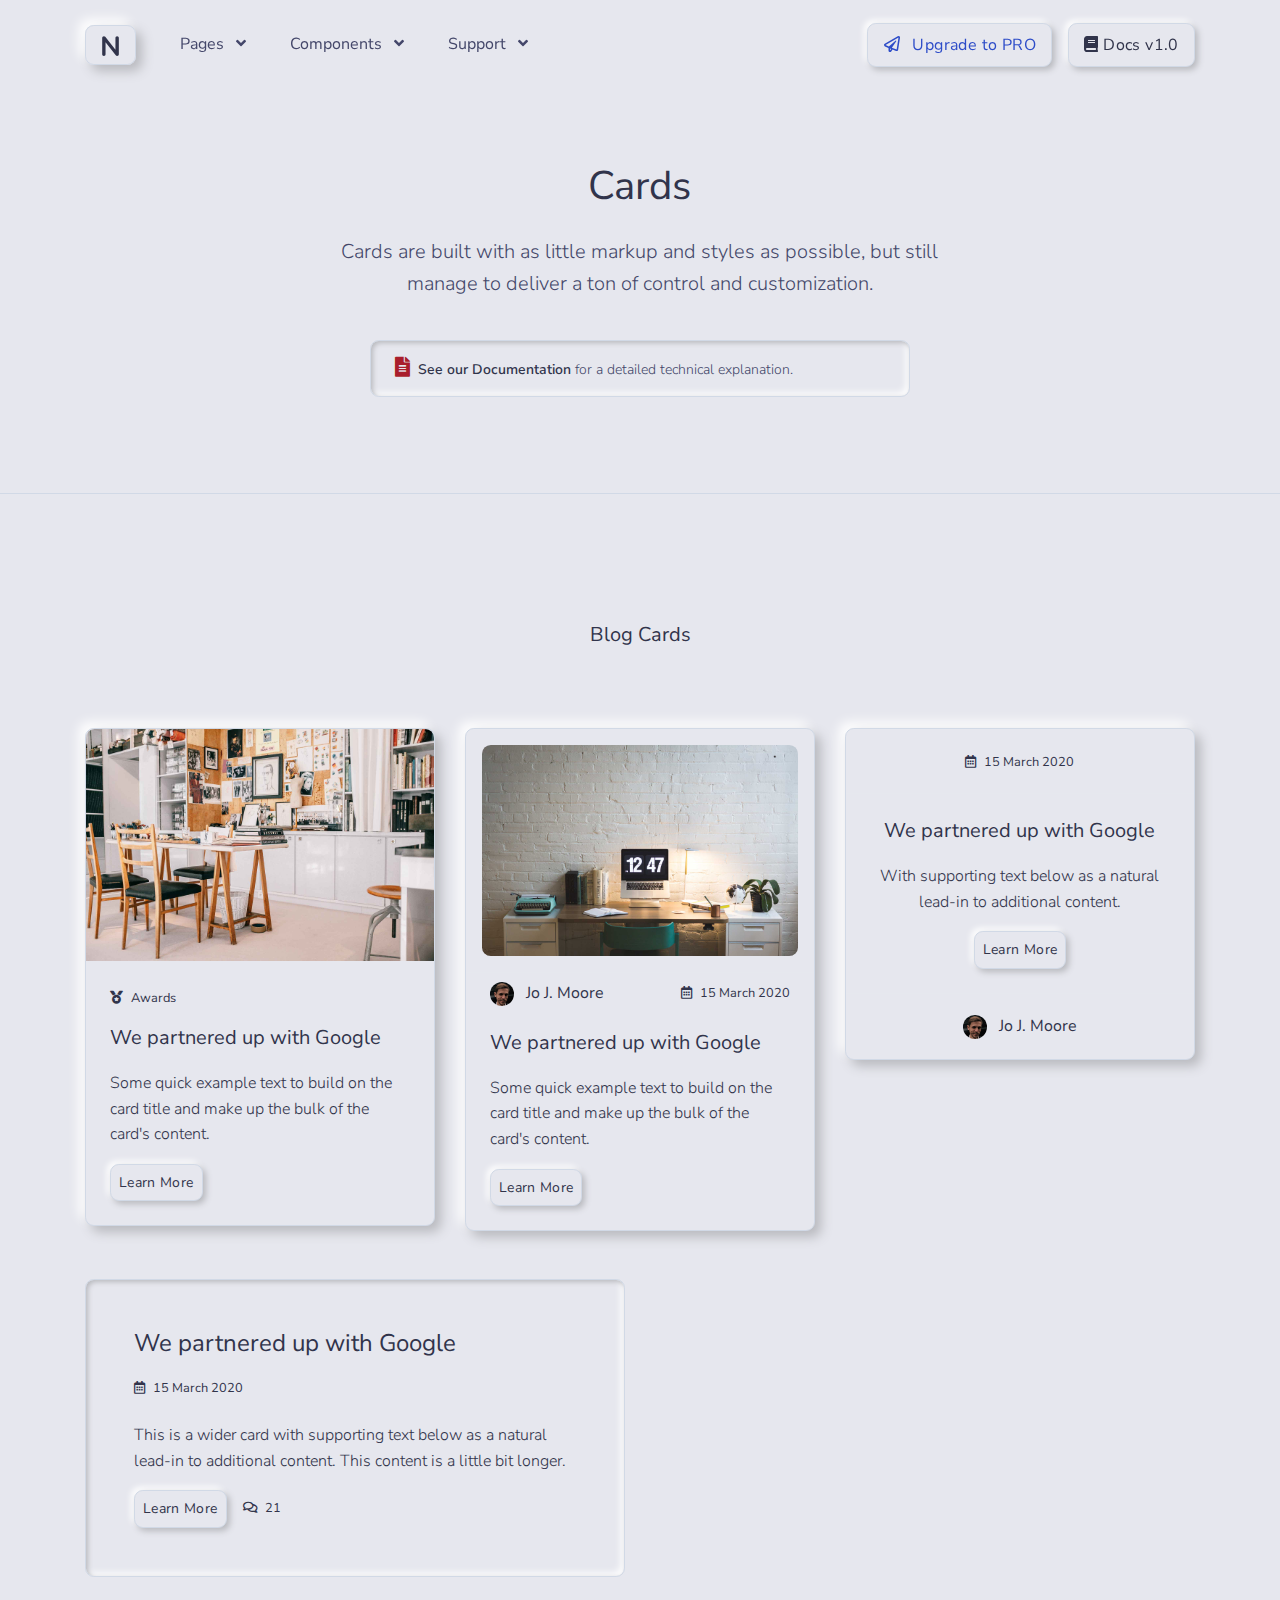
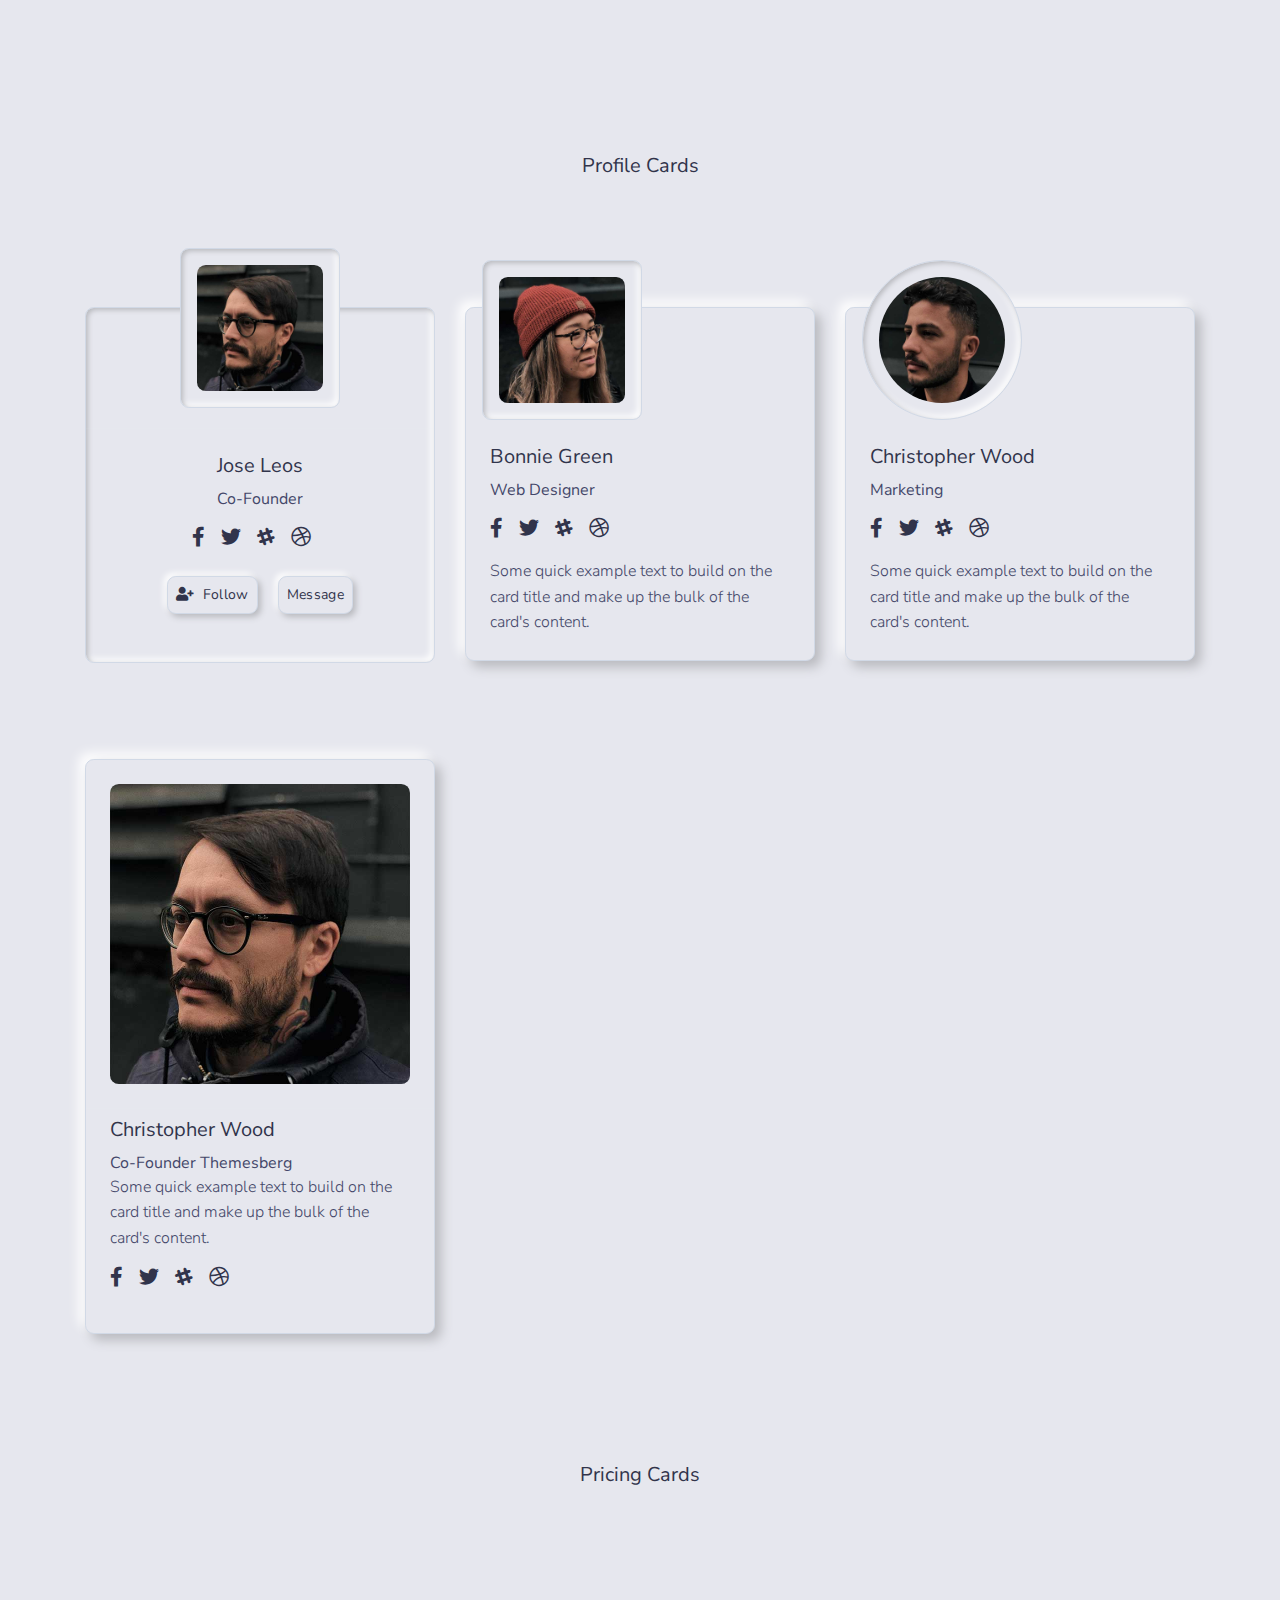
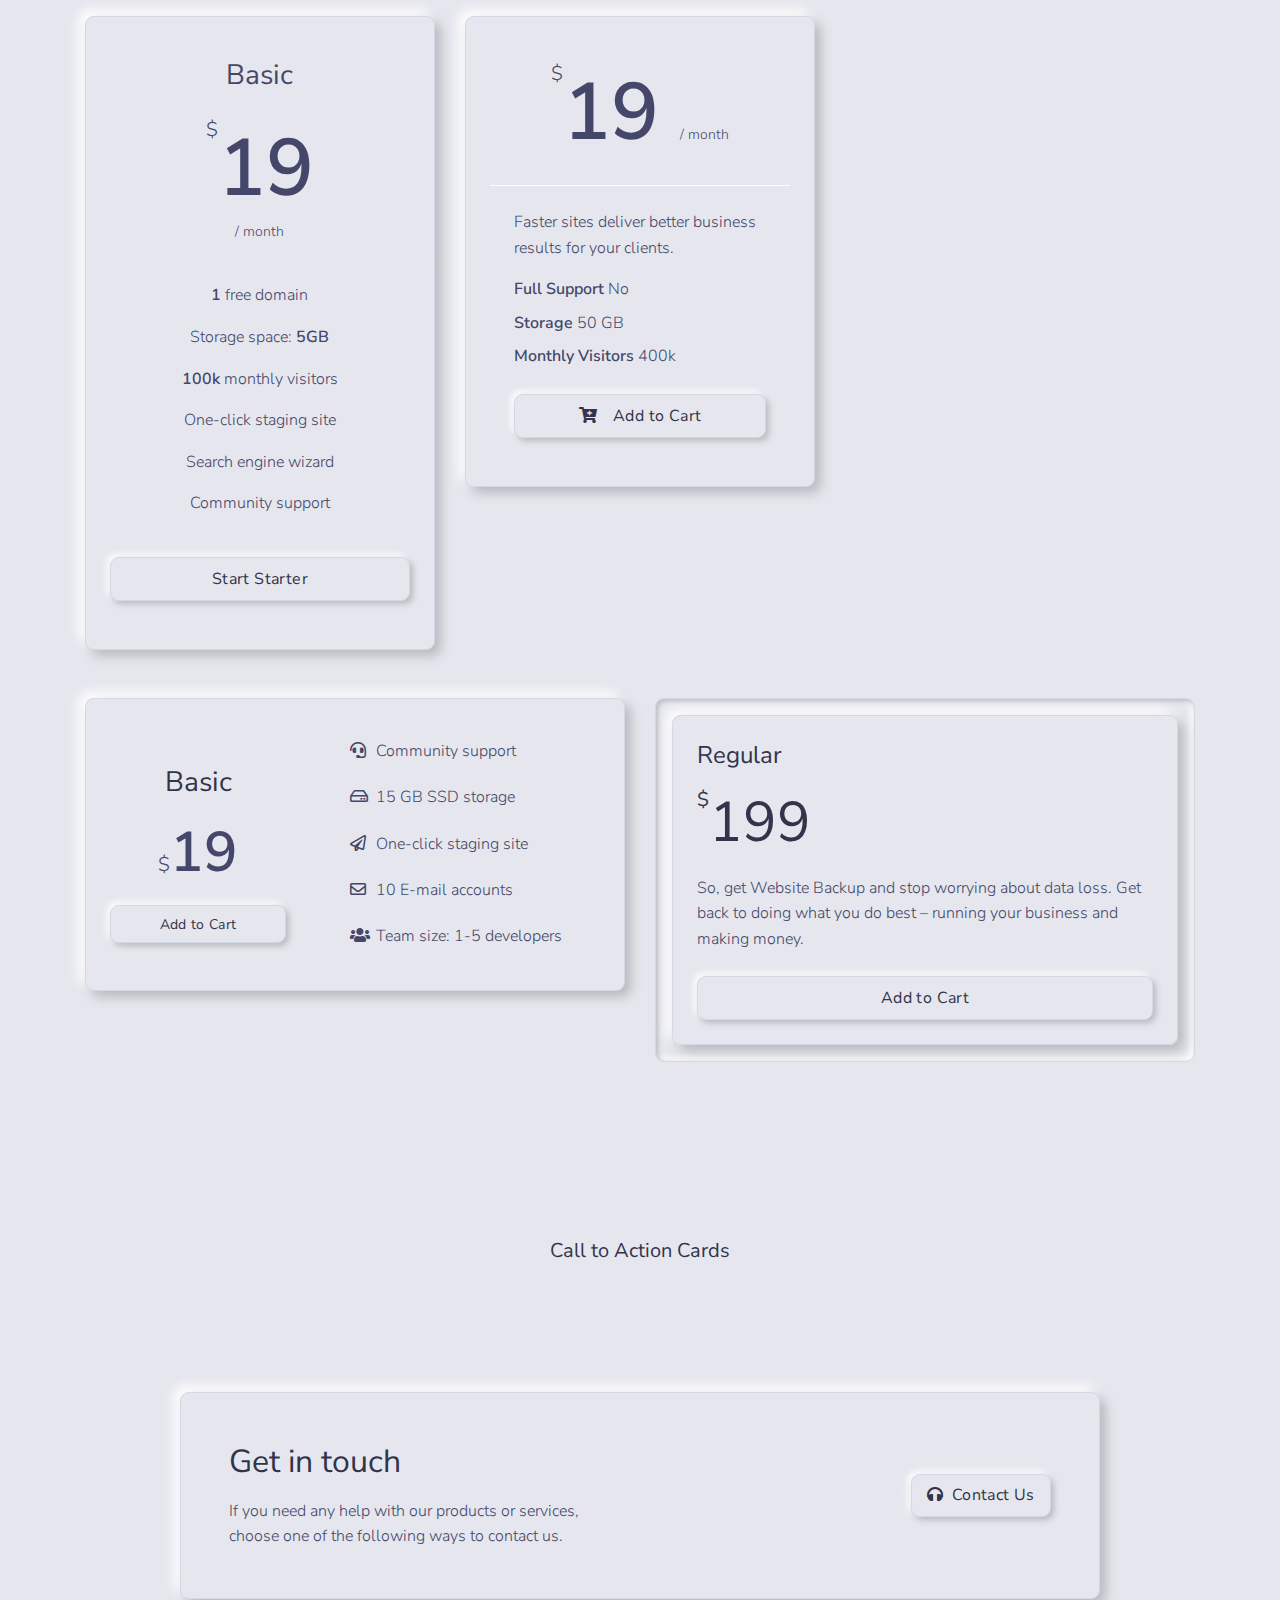
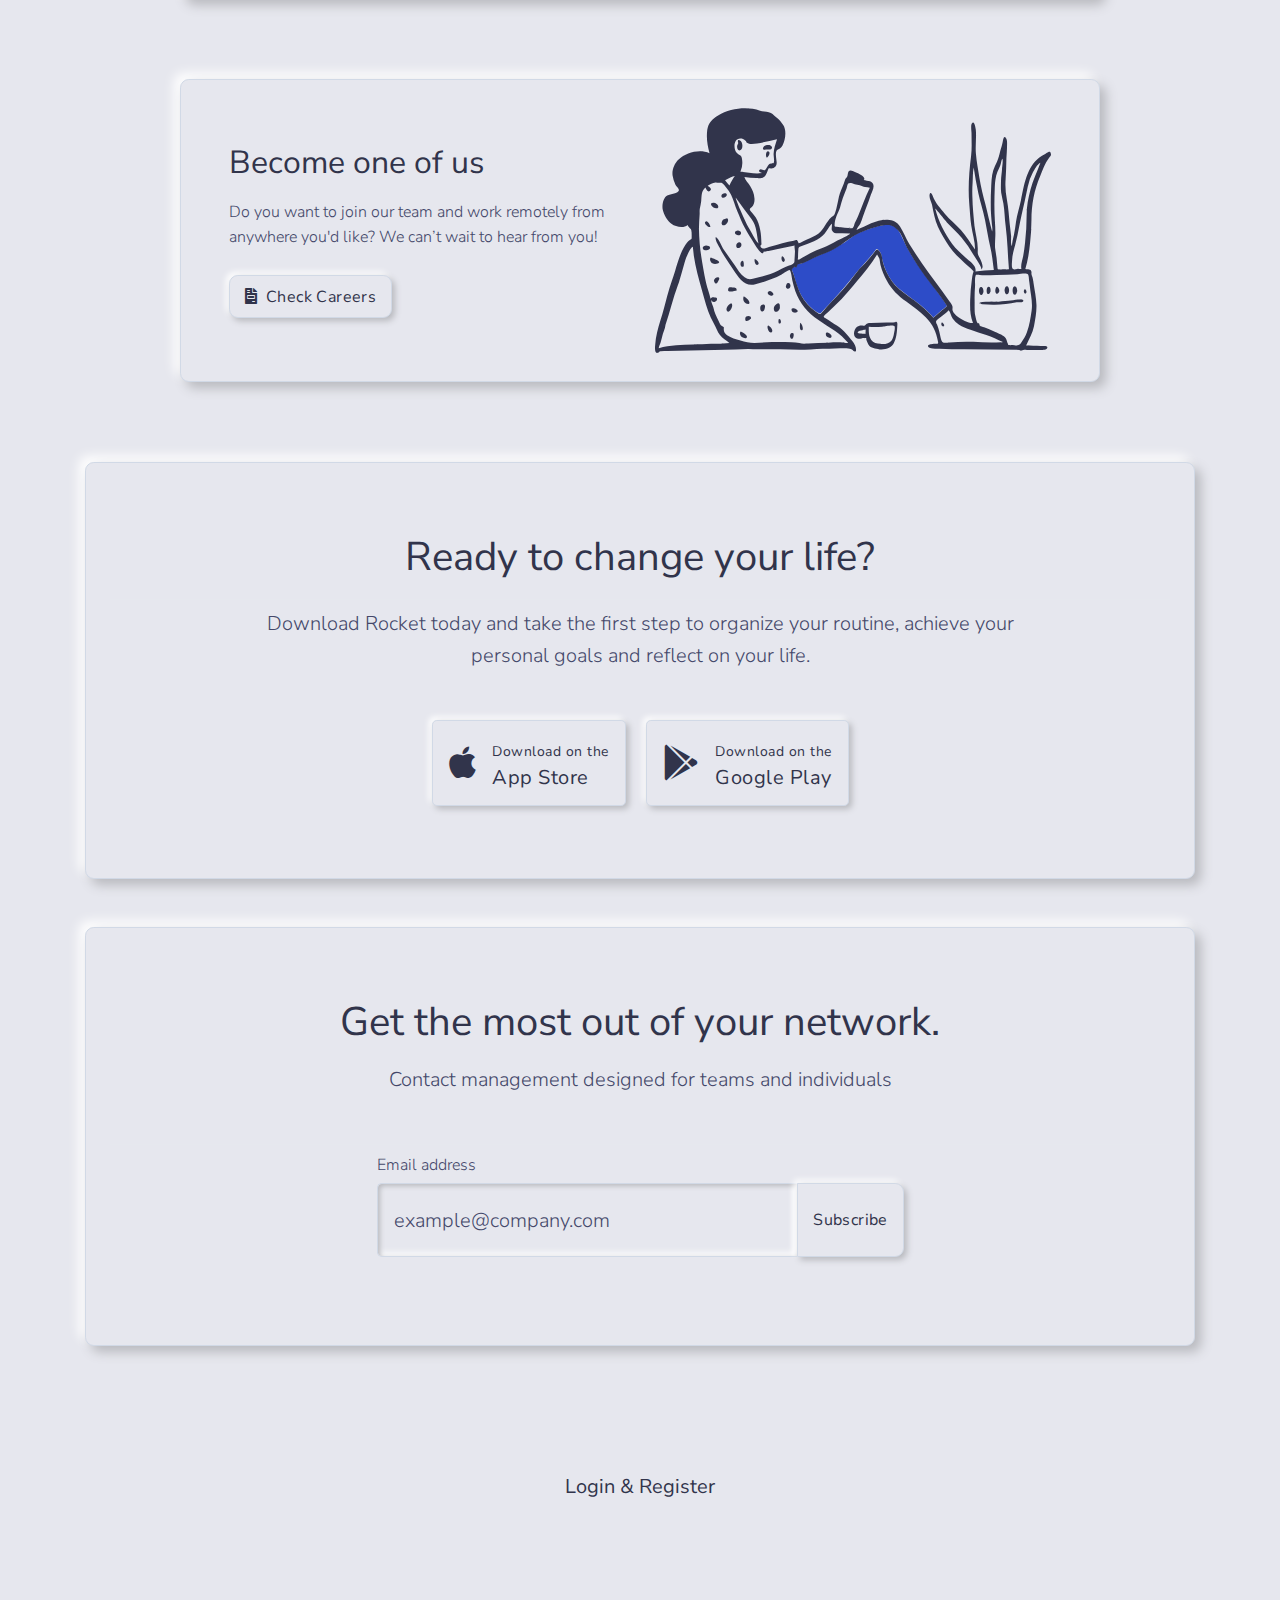
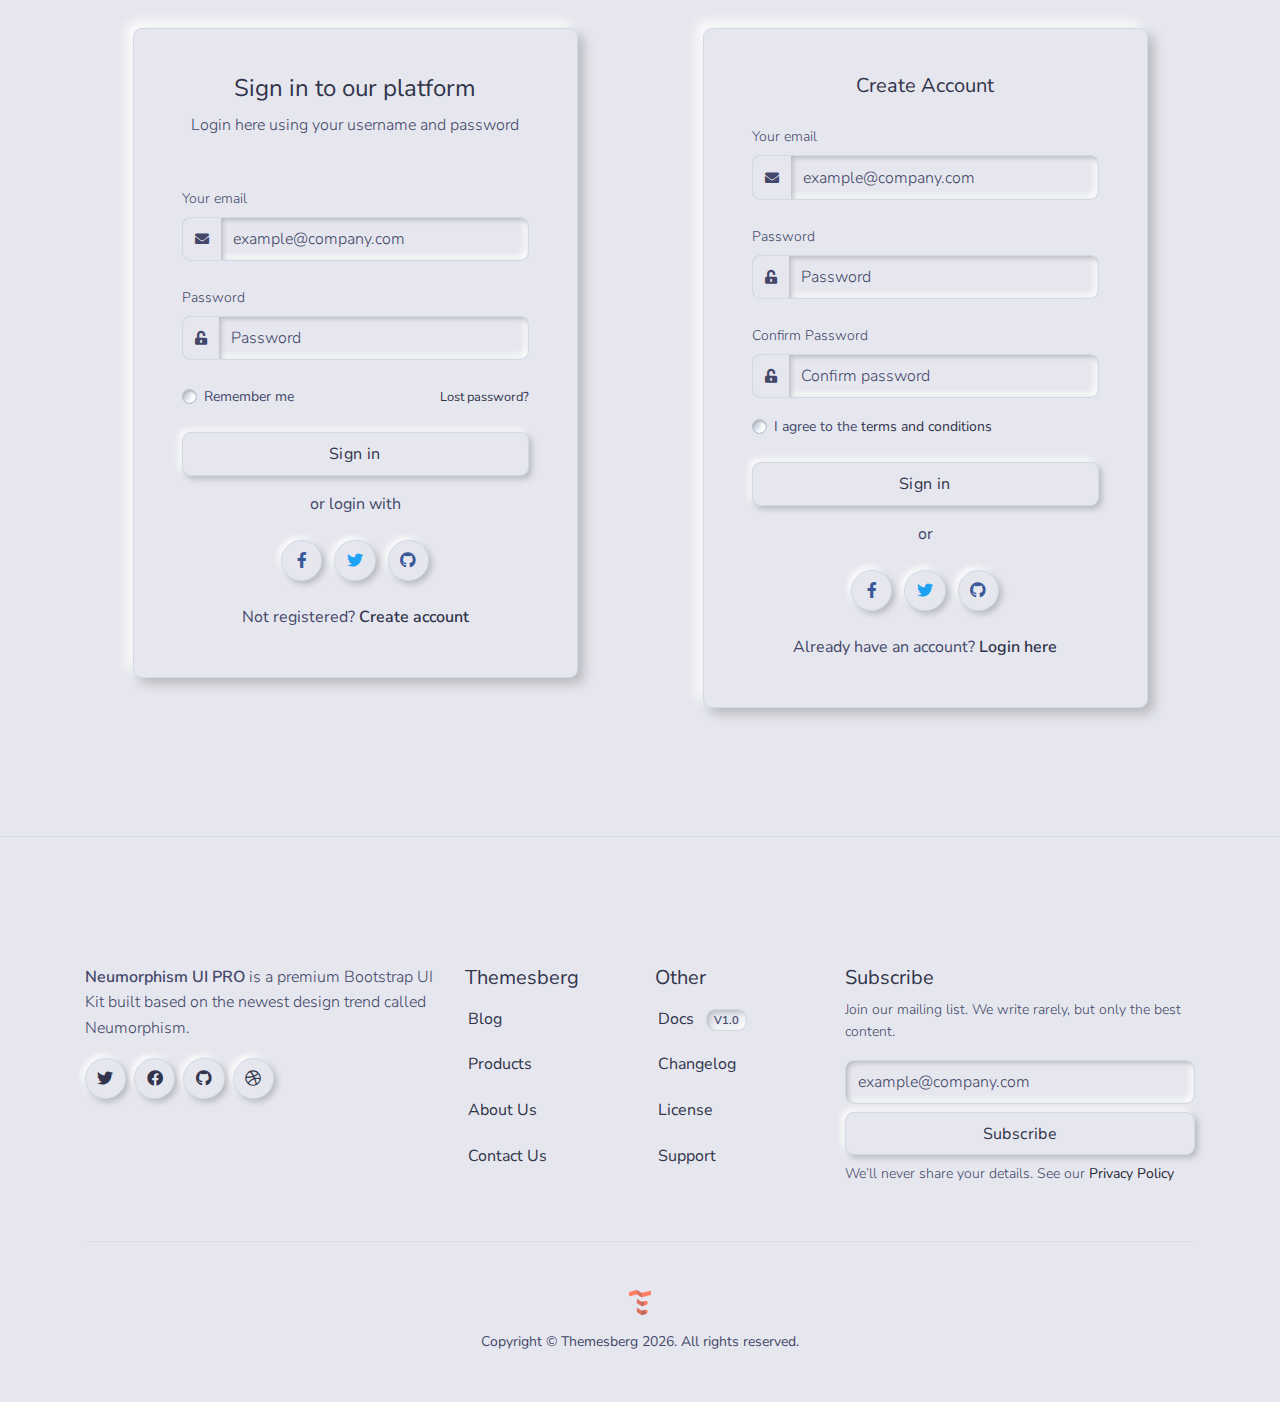
<file: html/components/cards.html>
<!--

=========================================================
* Neumorphism UI - v1.0.0
=========================================================

* Product Page: https://themesberg.com/product/ui-kits/neumorphism-ui
* Copyright 2020 Themesberg MIT LICENSE (https://www.themesberg.com/licensing#mit)

* Coded by https://themesberg.com

=========================================================

* The above copyright notice and this permission notice shall be included in all copies or substantial portions of the Software.

-->
<!DOCTYPE html>
<html lang="en">

<head>
    <meta http-equiv="Content-Type" content="text/html; charset=utf-8" />
<!-- Primary Meta Tags -->
<title>Neumorphism Components - Cards</title>
<meta name="viewport" content="width=device-width, initial-scale=1, shrink-to-fit=no">
<meta name="title" content="Neumorphism Components - Cards">
<meta name="author" content="Themesberg">

<link rel="canonical" href="https://themesberg.com/product/ui-kits/neumorphism-ui/" />

<!--  Social tags -->
<meta name="keywords" content="neumorphism, neumorphism ui, neomorphism, neomorphism ui, neomorphism css, neumorphism css, neumorph, neumorphic, design system, login, form, table, tables, card, cards, navbar, modal, icons, icons, map, chat, carousel, menu, datepicker, gallery, slider, date, social, dropdown, search, tab, nav, footer, date picker, forms, tabs, time, button, select, input, timeline, cart, about us, account, log in, blog, profile, portfolio, landing page, ecommerce, shop, landing, register, app, contact, one page, sign up, signup, store, bootstrap 4, bootstrap4, dashboard, bootstrap 4 dashboard, bootstrap 4 design, bootstrap 4 system, bootstrap 4, bootstrap 4 uit kit, bootstrap 4 kit, themesberg, html kit, html css template, web template, bootstrap, bootstrap 4, css3 template, frontend, responsive bootstrap template, bootstrap ui kit, responsive ui kit">
<meta name="description" content="Start developing neumorphic web applications and pages using Neumorphism UI. It features over 100 individual components and 5 example pages.">

<!-- Schema.org markup for Google+ -->
<meta itemprop="name" content="Neumorphism UI by Themesberg">
<meta itemprop="description" content="Start developing neumorphic web applications and pages using Neumorphism UI. It features over 100 individual components and 5 example pages.">
<meta itemprop="image" content="https://themesberg.s3.us-east-2.amazonaws.com/public/products/neumorphism-ui/neumorphism-thumbnail.jpg">

<!-- Twitter Card data -->
<meta name="twitter:card" content="product">
<meta name="twitter:site" content="@themesberg">
<meta name="twitter:title" content="Neumorphism UI by Themesberg">
<meta name="twitter:description" content="Start developing neumorphic web applications and pages using Neumorphism UI. It features over 100 individual components and 5 example pages.">
<meta name="twitter:creator" content="@themesberg">
<meta name="twitter:image" content="https://themesberg.s3.us-east-2.amazonaws.com/public/products/neumorphism-ui/neumorphism-thumbnail.jpg">

<!-- Open Graph data -->
<meta property="fb:app_id" content="214738555737136">
<meta property="og:title" content="Neumorphism UI by Themesberg" />
<meta property="og:type" content="article" />
<meta property="og:url" content="https://demo.themesberg.com/neumorphism-ui/" />
<meta property="og:image" content="https://themesberg.s3.us-east-2.amazonaws.com/public/products/neumorphism-ui/neumorphism-thumbnail.jpg"/>
<meta property="og:description" content="Start developing neumorphic web applications and pages using Neumorphism UI. It features over 100 individual components and 5 example pages." />
<meta property="og:site_name" content="Themesberg" />

<!-- Favicon -->
<link rel="apple-touch-icon" sizes="120x120" href="../../assets/img/favicon/apple-touch-icon.png">
<link rel="icon" type="image/png" sizes="32x32" href="../../assets/img/favicon/favicon-32x32.png">
<link rel="icon" type="image/png" sizes="16x16" href="../../assets/img/favicon/favicon-16x16.png">
<link rel="manifest" href="../../assets/img/favicon/site.webmanifest">
<link rel="mask-icon" href="../../assets/img/favicon/safari-pinned-tab.svg" color="#ffffff">
<meta name="msapplication-TileColor" content="#ffffff">
<meta name="theme-color" content="#ffffff">

<!-- Fontawesome -->
<link type="text/css" href="../../vendor/@fortawesome/fontawesome-free/css/all.min.css" rel="stylesheet">

<!-- Pixel CSS -->
<link type="text/css" href="../../css/neumorphism.css" rel="stylesheet">

<!-- NOTICE: You can use the _analytics.html partial to include production code specific code & trackers -->

</head>

<body>
    <header class="header-global">
    <nav id="navbar-main" aria-label="Primary navigation" class="navbar navbar-main navbar-expand-lg navbar-theme-primary headroom navbar-light">
        <div class="container position-relative">
            <a class="navbar-brand shadow-soft py-2 px-3 rounded border border-light mr-lg-4" href="../../index.html">
                <img class="navbar-brand-dark" src="../../assets/img/brand/dark.svg" alt="Logo light">
                <img class="navbar-brand-light" src="../../assets/img/brand/dark.svg" alt="Logo dark">
            </a>
            <div class="navbar-collapse collapse" id="navbar_global">
                <div class="navbar-collapse-header">
                    <div class="row">
                        <div class="col-6 collapse-brand">
                            <a href="../../index.html" class="navbar-brand shadow-soft py-2 px-3 rounded border border-light">
                                <img src="../../assets/img/brand/dark.svg" alt="Themesberg logo">
                            </a>
                        </div>
                        <div class="col-6 collapse-close">
                            <a href="#navbar_global" class="fas fa-times" data-toggle="collapse" data-target="#navbar_global" aria-controls="navbar_global" aria-expanded="false" title="close" aria-label="Toggle navigation"></a>
                        </div>
                    </div>
                </div>
                <ul class="navbar-nav navbar-nav-hover align-items-lg-center">
                    <li class="nav-item dropdown">
                        <a href="#" class="nav-link" data-toggle="dropdown" >
                            <span class="nav-link-inner-text">Pages</span>
                            <span class="fas fa-angle-down nav-link-arrow ml-2"></span>
                        </a>
                        <ul class="dropdown-menu">
                            <li><a class="dropdown-item" href="../../html/pages/about.html">About</a></li>
                            <li><a class="dropdown-item" href="../../html/pages/pricing.html">Pricing</a></li>
                            <li><a class="dropdown-item" href="../../html/pages/contact.html">Contact</a></li>
                            <li><a class="dropdown-item" href="../../html/pages/sign-in.html">Sign in</a></li>
                            <li><a class="dropdown-item" href="../../html/pages/sign-up.html">Sign up</a></li>
                        </ul>
                    </li>
                    <li class="nav-item dropdown mega-dropdown">
                        <a href="#" class="nav-link" data-toggle="dropdown" >
                            <span class="nav-link-inner-text">Components</span>
                            <span class="fas fa-angle-down nav-link-arrow ml-2"></span>
                        </a>
                        <div class="dropdown-menu">
                            <div class="row">
                                <div class="col-lg-6 inside-bg d-none d-lg-block">
                                    <div class="justify-content-center bg-primary text-white">
                                        <div class="px-6 pb-5 pt-3">
                                            <img src="../../assets/img/megamenu-image.jpg" alt="Pixel Components">
                                        </div>
                                        <div class="z-2 pb-4 text-center">
                                            <a href="../../html/components/all.html"  class="btn btn-primary mb-2 mb-sm-0 mr-3 text-secondary">
                                                <span class="mr-1"><span class="fas fa-th-large"></span></span>
                                                All components
                                            </a>
                                            <a href="https://themesberg.com/docs/neumorphism-ui/components/alerts" target="_blank" class="btn btn-primary mb-2 mb-sm-0">
                                                <span class="mr-1"><span class="fas fa-book"></span></span>
                                                Docs v1.0
                                            </a>
                                        </div>
                                    </div>
                                </div>
                                <div class="col pl-0">
                                    <ul class="list-style-none">
                                        <li><a class="dropdown-item" href="../../html/components/accordions.html">Accordions</a></li>
                                        <li><a class="dropdown-item" href="../../html/components/alerts.html">Alerts</a></li>
                                        <li><a class="dropdown-item" href="../../html/components/badges.html">Badges</a></li>
                                        <li><a class="dropdown-item" href="../../html/components/bootstrap-carousels.html">Bootstrap Carousels</a></li>
                                        <li><a class="dropdown-item" href="../../html/components/breadcrumbs.html">Breadcrumbs</a></li>
                                        <li><a class="dropdown-item" href="../../html/components/buttons.html">Buttons</a></li>
                                        <li><a class="dropdown-item d-flex align-items-center justify-content-between" href="https://themesberg.com/docs/neumorphism-ui/plugins/jquery-counters/" target="_blank">Counters <span class="badge badge-dark ml-3">Pro</span></a></li>
                                        <li><a class="dropdown-item" href="../../html/components/cards.html">Cards</a></li>
                                        <li><a class="dropdown-item d-flex align-items-center justify-content-between" href="https://themesberg.com/docs/neumorphism-ui/components/e-commerce/" target="_blank">E-commerce <span class="badge badge-dark ml-3">Pro</span></a></li>
                                    </ul>
                                </div>
                                <div class="col pl-0">
                                    <ul class="list-style-none">
                                        <li><a class="dropdown-item" href="../../html/components/forms.html">Forms</a></li>
                                        <li><a class="dropdown-item d-flex align-items-center justify-content-between" href="https://themesberg.com/docs/neumorphism-ui/components/icon-boxes/" target="_blank">Icon Boxes <span class="badge badge-dark ml-3">Pro</span></a></li>
                                        <li><a class="dropdown-item" href="../../html/components/modals.html">Modals</a></li>
                                        <li><a class="dropdown-item" href="../../html/components/navs.html">Navs</a></li>
                                        <li><a class="dropdown-item d-flex align-items-center justify-content-between" href="https://themesberg.com/docs/neumorphism-ui/plugins/owl-carousel/" target="_blank">Owl Carousels <span class="badge badge-dark ml-3">Pro</span></a></li>
                                        <li><a class="dropdown-item" href="../../html/components/pagination.html">Pagination</a></li>
                                        <li><a class="dropdown-item" href="../../html/components/popovers.html">Popovers</a></li>
                                        <li><a class="dropdown-item" href="../../html/components/progress-bars.html">Progress Bars</a></li>

                                    </ul>
                                </div>
                                <div class="col pl-0">
                                    <ul class="list-style-none">
                                        <li><a class="dropdown-item d-flex align-items-center justify-content-between" href="https://themesberg.com/docs/neumorphism-ui/components/icon-boxes/#steps" target="_blank">Steps <span class="badge badge-dark ml-3">Pro</span></a></li>
                                        <li><a class="dropdown-item" href="../../html/components/tables.html">Tables</a></li>
                                        <li><a class="dropdown-item" href="../../html/components/tabs.html">Tabs</a> </li>
                                        <li><a class="dropdown-item" href="../../html/components/toasts.html">Toasts</a> </li>
                                        <li><a class="dropdown-item d-flex align-items-center justify-content-between" href="https://themesberg.com/docs/neumorphism-ui/components/timelines/" target="_blank">Timelines <span class="badge badge-dark ml-3">Pro</span></a></li>
                                        <li><a class="dropdown-item" href="../../html/components/tooltips.html">Tooltips</a></li>
                                        <li><a class="dropdown-item" href="../../html/components/typography.html">Typography</a></li>
                                        <li><a class="dropdown-item d-flex align-items-center justify-content-between" href="https://demo.themesberg.com/neumorphism-ui-pro/html/components/widgets.html" target="_blank">Widgets <span class="badge badge-dark ml-3">Pro</span></a></li>
                                    </ul>
                                </div>
                            </div>
                        </div>
                    </li>
                    <li class="nav-item dropdown">
                        <a href="#" class="nav-link" data-toggle="dropdown" >
                            <span class="nav-link-inner-text">Support</span>
                            <span class="fas fa-angle-down nav-link-arrow ml-2"></span>
                        </a>
                        <div class="dropdown-menu dropdown-menu-lg">
                            <div class="col-auto px-0" data-dropdown-content>
                                <div class="list-group list-group-flush">
                                    <a href="https://themesberg.com/docs/neumorphism-ui/getting-started/quick-start/" target="_blank" class="list-group-item list-group-item-action d-flex align-items-center p-0 py-3 px-lg-4">
                                        <span class="icon icon-sm icon-secondary"><span class="fas fa-file-alt"></span></span>
                                        <div class="ml-4">
                                            <span class="text-dark d-block">Documentation<span class="badge badge-sm badge-secondary ml-2">v1.0</span></span>
                                            <span class="small">Examples and guides</span>
                                        </div>
                                    </a>
                                    <a href="https://github.com/themesberg/th-neumorphism-ui-pro/issues" target="_blank" class="list-group-item list-group-item-action d-flex align-items-center p-0 py-3 px-lg-4">
                                        <span class="icon icon-sm icon-secondary"><span class="fas fa-microphone-alt"></span></span>
                                        <div class="ml-4">
                                            <span class="text-dark d-block">Support</span>
                                            <span class="small">Looking for answers? Ask us!</span>
                                        </div>
                                    </a>
                                </div>
                            </div>
                        </div>
                    </li>
                </ul>
            </div>
            <div class="d-flex align-items-center">
                <a href="https://themesberg.com/product/ui-kits/neumorphism-ui-pro" target="_blank" class="btn btn-primary text-secondary mr-3"><i class="far fa-paper-plane mr-2"></i> Upgrade to PRO</a>
                <a href="https://themesberg.com/docs/neumorphism-ui/getting-started/quick-start/" target="_blank" class="btn btn-primary d-none d-md-inline-block"><i class="fas fa-book"></i> Docs v1.0</a>
                <button class="navbar-toggler ml-2" type="button" data-toggle="collapse" data-target="#navbar_global" aria-controls="navbar_global" aria-expanded="false" aria-label="Toggle navigation">
                    <span class="navbar-toggler-icon"></span>
                </button>
            </div>
        </div>
    </nav>
</header>
    <main>
        <!-- Hero -->
        <div class="section-header pb-6 bg-primary overflow-hidden text-center border-bottom border-light">
            <div class="container z-2">
                <div class="row mb-4 justify-content-center">
                    <div class="col-12 col-md-8 col-lg-7">
                        <h1 class="display-3 mb-4">Cards</h1>
                        <p class="lead">Cards are built with as little markup and styles as possible, but still manage to deliver a ton of control and customization.</p>
                    </div>
                </div>
                <div class="row justify-content-center">
                    <div class="col-12 col-md-10 col-lg-6">
                        <div class="alert shadow-inset">
                            <div class="d-flex">
                                <div class="alert-inner--text">
                                    <span class="icon text-danger icon-xs mr-2 mr-md-1"><span class="fas fa-file-alt"></span></span>
                                    <a target="_blank" href="https://themesberg.com/docs/neumorphism-ui/components/cards/">See our Documentation</a> for a detailed technical explanation.
                                </div>
                            </div>
                        </div>
                    </div>
                </div>
            </div>
        </div>
        <!-- End of Hero -->
        <div class="section bg-primary text-dark section-lg">
    <div class="container">
        <!-- Title -->
        <div class="row">
            <div class="col text-center">
                <h2 class="h5 mb-6">Blog Cards</h2>
            </div>
        </div>
        <!-- End of title-->
        <div class="row mb-5">
            <div class="col-12 col-md-6 col-lg-4 mb-5">
                <div class="card bg-primary border-light shadow-soft">
                    <img src="../../assets/img/blog/blog-article-1.jpg" class="card-img-top rounded-top" alt="Themesberg office">
                    <div class="card-body">
                        <span class="h6 icon-tertiary small"><span class="fas fa-medal mr-2"></span>Awards</span>
                        <h3 class="h5 card-title mt-3">We partnered up with Google</h3>
                        <p class="card-text">Some quick example text to build on the card title and make up the bulk of the card's content.</p>
                        <a href="#" class="btn btn-primary btn-sm">Learn More</a>
                    </div>
                </div>
            </div>
            <div class="col-12 col-md-6 col-lg-4 mb-5">
                <div class="card bg-primary border-light shadow-soft">
                    <div class="card-header p-3">
                        <img src="../../assets/img/blog/blog-article-2.jpg" class="card-img-top rounded" alt="Designer desk">
                    </div>
                    <div class="card-body pt-2">
                        <div class="media d-flex align-items-center justify-content-between">
                            <div class="post-group">
                                <a href="#" data-toggle="tooltip" data-placement="top" title="" data-original-title="23k followers">
                                    <img class="avatar-sm mr-2 img-fluid rounded-circle" src="../../assets/img/team/profile-picture-2.jpg" alt="Jo portrait"> Jo J. Moore
                                </a>
                            </div>
                            <div class="d-flex align-items-center">
                                <span class="small"><span class="far fa-calendar-alt mr-2"></span>15 March 2020</span>
                            </div>
                        </div> 
                        <h3 class="h5 card-title mt-4">We partnered up with Google</h3>
                        <p class="card-text">Some quick example text to build on the card title and make up the bulk of the card's content.</p>
                        <a href="#" class="btn btn-primary btn-sm">Learn More</a>
                    </div>
                  </div>
            </div>
            <div class="col-12 col-md-6 col-lg-4 mb-5">
                <div class="card bg-primary shadow-soft text-center border-light">
                    <div class="card-header">
                        <span class="card-text small"><span class="far fa-calendar-alt mr-2"></span>15 March 2020</span>
                    </div>
                    <div class="card-body">
                      <h3 class="h5 card-title">We partnered up with Google</h3>
                      <p class="card-text">With supporting text below as a natural lead-in to additional content.</p>
                      <a href="#" class="btn btn-primary btn-sm">Learn More</a>
                    </div>
                    <div class="card-footer">
                        <a href="#" data-toggle="tooltip" data-placement="top" title="" data-original-title="23k followers">
                            <img class="avatar-sm mr-2 img-fluid rounded-circle" src="../../assets/img/team/profile-picture-2.jpg" alt="Moore avatar"> Jo J. Moore
                        </a>
                    </div>
                  </div>
            </div>
            <div class="col-12 col-lg-6">
                <div class="card bg-primary shadow-inset border-light">
                    <div class="card-body p-5">
                        <h3 class="h4 card-title mb-3">We partnered up with Google</h3>
                        <span class="card-text small"><span class="far fa-calendar-alt mr-2"></span>15 March 2020</span>
                        <p class="card-text mt-4">This is a wider card with supporting text below as a natural lead-in to additional content. This content is a little bit longer.</p>
                        <div class="d-flex align-items-center">
                            <a href="#" class="btn btn-primary btn-sm mr-3">Learn More</a>
                            <a href="#" class="small"><span class="far fa-comments mr-2"></span>21</a>
                        </div>
                    </div>
                </div>
            </div>
        </div>
    </div>
</div>
<section class="section section-lg pt-0">
    <div class="container">
        <!-- Title -->
        <div class="row">
            <div class="col text-center">
                <h2 class="h5 mb-7">Profile Cards</h2>
            </div>
        </div>
        <!-- End of title-->
        <div class="row justify-content-between">
            <div class="col-12 col-md-6 col-lg-4 mb-6 mb-md-5">
                <!-- Profile Card -->
                <div class="profile-card mb-5">
                    <div class="card bg-primary shadow-inset border-light text-center">
                        <div class="card-header">
                            <div class="profile-image bg-primary shadow-inset border border-light rounded mx-auto p-3 mt-n6">
                                <img src="../../assets/img/team/profile-picture-4.jpg" class="card-img-top rounded" alt="Leos Portrait">
                            </div>
                        </div>
                        <div class="card-body pb-5">
                            <h3 class="h5 mb-2">Jose Leos</h3>
                            <span class="h6 font-weight-normal text-gray mb-3">Co-Founder</span>
                            <ul class="list-unstyled d-flex justify-content-center mt-3 mb-4">
                                <li>
                                    <a href="#" target="_blank" aria-label="facebook social link" class="icon icon-xs icon-facebook mr-3">
                                        <span class="fab fa-facebook-f"></span>
                                    </a>
                                </li>
                                <li>
                                    <a href="#" target="_blank" aria-label="twitter social link" class="icon icon-xs icon-twitter mr-3">
                                        <span class="fab fa-twitter"></span>
                                    </a>
                                </li>
                                <li>
                                    <a href="#" target="_blank" aria-label="slack social link" class="icon icon-xs icon-slack mr-3">
                                        <span class="fab fa-slack-hash"></span>
                                    </a>
                                </li>
                                <li>
                                    <a href="#" target="_blank" aria-label="dribbble social link" class="icon icon-xs icon-dribbble mr-3">
                                        <span class="fab fa-dribbble"></span>
                                    </a>
                                </li>
                            </ul>
                            <a class="btn btn-sm btn-primary mr-3" href="#">
                                <span class="fas fa-user-plus mr-1"></span> Follow
                            </a>
                            <a class="btn btn-sm btn-primary" href="#">
                                Message
                            </a>                                
                        </div>
                    </div>
                </div>
                <!-- End of Profile Card -->
            </div>
            <div class="col-12 col-md-6 col-lg-4 mb-6 mb-md-5">
                <!-- Profile Card -->
                <div class="profile-card mb-5">
                    <div class="card bg-primary shadow-soft border-light">
                        <div class="profile-image bg-primary shadow-inset border border-light rounded p-3 ml-3 mt-n5">
                            <img src="../../assets/img/team/profile-picture-3.jpg" class="card-img-top rounded" alt="Bonnie Avatar">
                        </div>
                        <div class="card-body">
                            <h3 class="h5 mb-2">Bonnie Green</h3>
                            <span class="h6 font-weight-normal text-gray mb-3">Web Designer</span>
                            <ul class="list-unstyled d-flex my-3">
                                <li>
                                    <a href="#" target="_blank" aria-label="facebook social link" class="icon icon-xs icon-facebook mr-3">
                                        <span class="fab fa-facebook-f"></span>
                                    </a>
                                </li>
                                <li>
                                    <a href="#" target="_blank" aria-label="twitter social link" class="icon icon-xs icon-twitter mr-3">
                                        <span class="fab fa-twitter"></span>
                                    </a>
                                </li>
                                <li>
                                    <a href="#" target="_blank" aria-label="slack social link" class="icon icon-xs icon-slack mr-3">
                                        <span class="fab fa-slack-hash"></span>
                                    </a>
                                </li>
                                <li>
                                    <a href="#" target="_blank" aria-label="dribbble social link" class="icon icon-xs icon-dribbble mr-3">
                                        <span class="fab fa-dribbble"></span>
                                    </a>
                                </li>
                            </ul>
                            <p class="card-text">Some quick example text to build on the card title and make up the bulk of the card's content.</p>
                        </div>
                    </div>
                </div>
                <!-- End of Profile Card -->
            </div>
            <div class="col-12 col-md-6 col-lg-4 mb-4 mb-md-5">
                <!-- Profile Card -->
                <div class="profile-card mb-5">
                    <div class="card bg-primary shadow-soft border-light">
                        <div class="profile-image bg-primary shadow-inset border border-light rounded-circle p-3 ml-3 mt-n5">
                            <img src="../../assets/img/team/profile-picture-1.jpg" class="card-img-top rounded-circle" alt="Christopher Avatar">
                        </div>
                        <div class="card-body">
                            <h3 class="h5 mb-2">Christopher Wood</h3>
                            <span class="h6 font-weight-normal text-gray mb-3">Marketing</span>
                            <ul class="list-unstyled d-flex my-3">
                                <li>
                                    <a href="#" target="_blank" aria-label="facebook social link" class="icon icon-xs icon-facebook mr-3">
                                        <span class="fab fa-facebook-f"></span>
                                    </a>
                                </li>
                                <li>
                                    <a href="#" target="_blank" aria-label="twitter social link" class="icon icon-xs icon-twitter mr-3">
                                        <span class="fab fa-twitter"></span>
                                    </a>
                                </li>
                                <li>
                                    <a href="#" target="_blank" aria-label="slack social link" class="icon icon-xs icon-slack mr-3">
                                        <span class="fab fa-slack-hash"></span>
                                    </a>
                                </li>
                                <li>
                                    <a href="#" target="_blank" aria-label="dribbble social link" class="icon icon-xs icon-dribbble mr-3">
                                        <span class="fab fa-dribbble"></span>
                                    </a>
                                </li>
                            </ul>
                            <p class="card-text">Some quick example text to build on the card title and make up the bulk of the card's content.</p>
                        </div>
                    </div>
                </div>
                <!-- End of Profile Card -->
            </div>
            <div class="col-12 col-md-6 col-lg-4 mb-5 mb-md-0">
                <!-- Profile Card -->
                <div class="card bg-primary shadow-soft border-light">
                    <div class="card-header p-4">
                        <img src="../../assets/img/team/profile-picture-4.jpg" class="card-img-top rounded" alt="Wood Portrait">
                    </div>
                    <div class="card-body pt-2">
                        <h3 class="h5 mb-2">Christopher Wood</h3>
                        <span class="h6 font-weight-normal text-gray mb-4">Co-Founder Themesberg</span>
                        <p class="card-text">Some quick example text to build on the card title and make up the bulk of the card's content.</p>
                        <ul class="list-unstyled d-flex my-3">
                            <li>
                                <a href="#" target="_blank" aria-label="facebook social link" class="icon icon-xs icon-facebook mr-3">
                                    <span class="fab fa-facebook-f"></span>
                                </a>
                            </li>
                            <li>
                                <a href="#" target="_blank" aria-label="twitter social link" class="icon icon-xs icon-twitter mr-3">
                                    <span class="fab fa-twitter"></span>
                                </a>
                            </li>
                            <li>
                                <a href="#" target="_blank" aria-label="slack social link" class="icon icon-xs icon-slack mr-3">
                                    <span class="fab fa-slack-hash"></span>
                                </a>
                            </li>
                            <li>
                                <a href="#" target="_blank" aria-label="dribbble social link" class="icon icon-xs icon-dribbble mr-3">
                                    <span class="fab fa-dribbble"></span>
                                </a>
                            </li>
                        </ul>
                    </div>
                </div>
                <!-- End of Profile Card -->
            </div>
        </div>
    </div>
</section>
<div class="section section-lg pt-0">
    <div class="container">
        <!-- Title -->
        <div class="row">
            <div class="col text-center">
                <h2 class="h5 mb-7">Pricing Cards</h2>
            </div>
        </div>
        <!-- End of title-->
        <div class="row mb-5">
            <div class="col-12 col-md-6 col-lg-4 mb-5 mb-lg-0">
                <div class="card bg-primary shadow-soft border-light text-center py-4">
                    <!-- Header -->
                    <div class="card-header p-3">
                        <h3 class="text-gray mb-4">Basic</h3>
                        <span class="d-block">
                            <span class="display-1 font-weight-bold">
                                <span class="align-top font-medium">$</span>19
                        </span>
                        <span class="d-block text-gray font-small">/ month</span>
                        </span>
                    </div>
                    <!-- End Header -->
                    <!-- Content -->
                    <div class="card-body">
                        <ul class="list-unstyled mb-4">
                            <li class="list-item pb-3"><strong>1</strong> free domain</li>
                            <li class="list-item pb-3">Storage space: <strong>5GB</strong></li>
                            <li class="list-item pb-3"><strong>100k</strong> monthly visitors</li>
                            <li class="list-item pb-3">One-click staging site</li>
                            <li class="list-item pb-3">Search engine wizard </li>
                            <li class="list-item pb-3">Community support</li>
                        </ul>
                        <button type="button" class="btn btn-primary btn-block">Start
                            Starter</button>
                    </div>
                    <!-- End Content -->
                </div>
            </div>
            <div class="col-12 col-md-6 col-lg-4 mb-5 mb-lg-0">
                <div class="card bg-primary shadow-soft border-light p-4">
                    <!-- Header -->
                    <div class="card-header border-bottom text-center">
                        <span class="d-block">
                            <span class="display-1 font-weight-bold">
                            <span class="align-top font-medium">$</span>19
                        </span>
                        <span class="text-gray font-small">/ month</span>
                        </span>
                    </div>
                    <!-- End Header -->
                    <!-- Content -->
                    <div class="card-body">
                        <p>Faster sites deliver better business results for your clients.</p>
                        <ul class="list-unstyled mb-4">
                            <li class="list-item pb-2"><strong>Full Support</strong> No</li>
                            <li class="list-item pb-2"><strong>Storage</strong> 50 GB</li>
                            <li class="list-item"><strong>Monthly Visitors</strong> 400k</li>
                        </ul>
                        <button type="button" class="btn btn-primary btn-block">
                            <span class="fas fa-cart-plus mr-3"></span>Add to Cart
                        </button>
                    </div>
                    <!-- End Content -->
                </div>
            </div>
        </div>
        <div class="row mb-5">
            <div class="col-12 col-lg-6 mb-5 mb-lg-0">
                <div class="card bg-primary shadow-soft border-light">
                    <div class="row no-gutters align-items-center">
                        <div class="col-sm-5">
                            <!-- Header -->
                            <div class="card-header text-center pb-0">
                                <h3 class="mb-0">Basic</h3>
                                <span class="d-block my-3">
                                    <span class="display-2 font-weight-bold"><span class="align-baseline font-medium">$</span>19
                                </span>
                                </span>
                                <button type="button" class="btn btn-sm btn-primary btn-block">Add to Cart</button>
                            </div>
                        </div>
                        <div class="col-sm-7">
                            <!-- Content -->
                            <div class="card-body pb-0">
                                <ul class="list-group list-group-flush price-list mb-4">
                                    <li class="list-group-item border-primary pb-1"><span class="fas fa-headset"></span>Community support</li>
                                    <li class="list-group-item border-primary pb-1"><span class="far fa-hdd"></span>15 GB SSD storage</li>
                                    <li class="list-group-item border-primary pb-1"><span class="far fa-paper-plane"></span>One-click staging site</li>
                                    <li class="list-group-item border-primary pb-1"><span class="far fa-envelope"></span>10 E-mail accounts</li>
                                    <li class="list-group-item border-0"><span class="fas fa-users"></span>Team size: 1-5 developers</li>
                                </ul>
                            </div>
                            <!-- End Content -->
                        </div>
                    </div>
                </div>
            </div>
            <div class="col-12 col-lg-6">
                <div class="card bg-primary shadow-inset border-light p-3">
                    <!-- Content -->
                    <div class="card-body shadow-soft border border-light rounded p-4">
                        <h4 class="mb-3">Regular</h4>
                        <div class="d-flex mb-3"> 
                            <span class="h5 mb-0">$</span> 
                            <span class="price display-2 text-dark mb-0">199</span> 
                        </div>
                        <p class="mb-4">So, get Website Backup and stop worrying about data loss. Get back to doing what you do best – running your business and making money.</p>
                        <button type="button" class="btn btn-primary btn-block rounded-bottom">Add to Cart</button>
                    </div>
                    <!-- End Content -->
                </div>
            </div>
        </div>
    </div>
</div>
<div class="section section-lg pt-0">
    <div class="container">
        <!-- Title -->
        <div class="row">
            <div class="col text-center">
                <h2 class="h5 mb-7">Call to Action Cards</h2>
            </div>
        </div>
        <!-- End of title-->
        <div class="row justify-content-center">
            <div class="col-12 col-lg-10">
                <div class="card bg-primary shadow-soft border-light mb-6">
                    <div class="card-body px-5 py-5 text-center text-md-left">
                        <div class="row align-items-center">
                            <div class="col-md-6">
                                <h2 class="mb-3">Get in touch</h2>
                                <p class="mb-0">
                                    If you need any help with our products or services, choose one of the following ways to contact us.
                                </p>
                            </div>
                            <div class="col-12 col-md-6 mt-4 mt-md-0 text-md-right">
                                <a href="#" class="btn btn-primary">
                                    <span class="mr-1">
                                        <span class="fas fa-headphones"></span>
                                    </span>
                                    Contact Us
                                </a>
                            </div>
                        </div>
                    </div>
                </div>
            </div>
            <div class="col-12 col-lg-10">
                <div class="card bg-primary shadow-soft border-light px-4 py-1 mb-6">
                    <div class="card-body text-center text-md-left">
                        <div class="row align-items-center">
                            <div class="col-md-6">
                                <h2 class="mb-3">Become one of us</h2>
                                <p class="mb-4">
                                    Do you want to join our team and work remotely from anywhere you'd like? We can’t wait to hear from you!
                                </p>
                                <a href="#" class="btn btn-primary">
                                    <span class="mr-1">
                                        <span class="fas fa-file-invoice"></span>
                                    </span>
                                    Check Careers
                                </a>
                            </div>
                            <div class="col-12 col-md-6 mt-4 mt-md-0 text-md-right">
                                <img src="../../assets/img/illustrations/reading-side.svg" alt="illustration">
                            </div>
                        </div>
                    </div>
                </div>
            </div>
            <div class="col-12">
                <div class="card bg-primary shadow-soft border-light px-4 py-5 text-center mb-5">
                    <div class="card-header pb-0">
                        <h2 class="h1 mb-3">Ready to change your life?</h2>
                    </div>
                    <div class="card-body pt-2 px-0 px-lg-7">
                        <p class="mb-5 lead">
                            Download Rocket today and take the first step to organize your routine, achieve your personal goals and reflect on your life.
                        </p>
                        <a class="btn btn-lg btn-primary mr-md-3 mb-3 mb-sm-0" href="#">
                            <div class="d-flex align-items-center">
                                <span class="icon icon-lg mr-3"><span class="fab fa-apple"></span></span>
                                <div class="d-block text-left">
                                    <small class="font-small">Download on the</small>
                                    <div class="h5 mb-0">App Store</div>
                                </div>
                            </div>
                        </a>
                        <a class="btn btn-lg btn-primary" href="#">
                            <div class="d-flex align-items-center">
                                <span class="icon icon-lg mr-3"><span class="fab fa-google-play"></span></span>
                                <div class="d-block text-left">
                                    <small class="font-small">Download on the</small>
                                    <div class="h5 mb-0">Google Play</div>
                                </div>
                            </div>
                        </a>
                    </div>
                </div>
            </div>
            <div class="col-12">
                <div class="card bg-primary shadow-soft border-light px-4 py-5">
                    <div class="card-header pb-0 text-center">
                        <h2 class="h1 mb-3">Get the most out of your network.</h2>
                        <p class="mb-5 lead">
                            Contact management designed for teams and individuals
                        </p>
                    </div>
                    <div class="card-body pt-2 px-0 px-lg-7">
                        <div class="row justify-content-center">
                            <div class="col-12 col-md-8">
                                <div class="form-group">
                                    <label class="h6 font-weight-light text-gray" for="subscribeInputEmail">Email address</label>
                                    <div class="d-flex flex-row justify-content-center">
                                        <div class="input-group">
                                            <input class="form-control form-control-xl border-light" id="subscribeInputEmail" placeholder="example@company.com" type="email">
                                            <div class="input-group-prepend">
                                                <button type="submit" class="btn btn-primary rounded-right">Subscribe</button>
                                            </div>
                                        </div>
                                    </div>
                                </div>
                            </div>
                        </div>
                    </div>
                </div>
            </div>
        </div>
    </div>
</div>
<div class="section section-lg pt-0">
    <div class="container">
        <!-- Title -->
        <div class="row">
            <div class="col text-center">
                <h2 class="h5 mb-7">Login & Register</h2>
            </div>
        </div>
        <!-- End of title-->
        <div class="row justify-content-md-around">
            <div class="col-12 col-md-6 col-lg-5 mb-5 mb-lg-0">
                <div class="card bg-primary shadow-soft border-light p-4">
                    <div class="card-header text-center pb-0">
                        <h2 class="h4">Sign in to our platform</h2>
                        <span>Login here using your username and password</span>   
                    </div>
                    <div class="card-body">
                        <form action="#" class="mt-4">
                            <!-- Form -->
                            <div class="form-group">
                                <label for="exampleInputIcon333">Your email</label>
                                <div class="input-group mb-4">
                                    <div class="input-group-prepend">
                                        <span class="input-group-text"><span class="fas fa-envelope"></span></span>
                                    </div>
                                    <input class="form-control" id="exampleInputIcon333" placeholder="example@company.com" type="text" aria-label="email adress">
                                </div>
                            </div>
                            <!-- End of Form -->
                            <div class="form-group">
                                <!-- Form -->
                                <div class="form-group">
                                    <label for="exampleInputPassword777">Password</label>
                                    <div class="input-group mb-4">
                                        <div class="input-group-prepend">
                                            <span class="input-group-text"><span class="fas fa-unlock-alt"></span></span>
                                        </div>
                                        <input class="form-control" id="exampleInputPassword777" placeholder="Password" type="password" aria-label="Password" required>
                                    </div>
                                </div>
                                <!-- End of Form -->
                                <div class="d-block d-sm-flex justify-content-between align-items-center mb-4">
                                    <div class="form-check">
                                        <input class="form-check-input" type="checkbox" value="" id="defaultCheck545">
                                        <label class="form-check-label" for="defaultCheck545">
                                          Remember me
                                        </label>
                                    </div>
                                    <div><a href="#" class="small text-right">Lost password?</a></div>
                                </div>
                            </div>
                            <button type="submit" class="btn btn-block btn-primary">Sign in</button>
                        </form>
                        <div class="mt-3 mb-4 text-center">
                            <span class="font-weight-normal">or login with</span>
                        </div>
                        <div class="btn-wrapper my-4 text-center">
                            <button class="btn btn-primary btn-pill btn-icon-only text-facebook mr-2" type="button" aria-label="facebook button" title="facebook button">
                                <span aria-hidden="true" class="fab fa-facebook-f"></span>
                            </button>
                            <button class="btn btn-primary btn-pill  btn-icon-only text-twitter mr-2" type="button" aria-label="twitter button" title="twitter button">
                                <span aria-hidden="true" class="fab fa-twitter"></span>
                            </button>
                            <button class="btn btn-primary btn-pill btn-icon-only text-facebook" type="button" aria-label="github button" title="github button">
                                <span aria-hidden="true" class="fab fa-github"></span>
                            </button>
                        </div>
                        <div class="d-block d-sm-flex justify-content-center align-items-center mt-4">
                            <span class="font-weight-normal">
                                Not registered?
                                <a href="#" class="font-weight-bold">Create account</a>
                            </span>
                        </div>
                    </div>
                </div>
            </div>
            <div class="col-12 col-md-6 col-lg-5 mb-5 mb-lg-0">
                <div class="card bg-primary shadow-soft border-light p-4">
                    <div class="card-header text-center pb-0">
                        <h2 class="mb-0 h5">Create Account</h2>                               
                    </div>
                    <div class="card-body">
                        <form action="#">
                            <!-- Form -->
                            <div class="form-group">
                                <label for="exampleInputIcon999">Your email</label>
                                <div class="input-group mb-4">
                                    <div class="input-group-prepend">
                                        <span class="input-group-text"><span class="fas fa-envelope"></span></span>
                                    </div>
                                    <input class="form-control" id="exampleInputIcon999" placeholder="example@company.com" type="text" aria-label="email adress">
                                </div>
                            </div>
                            <!-- End of Form -->
                            <div class="form-group">
                                <!-- Form -->
                                <div class="form-group">
                                    <label for="exampleInputPassword345">Password</label>
                                    <div class="input-group mb-4">
                                        <div class="input-group-prepend">
                                            <span class="input-group-text"><span class="fas fa-unlock-alt"></span></span>
                                        </div>
                                        <input class="form-control" id="exampleInputPassword345" placeholder="Password" type="password" aria-label="Password" required>
                                    </div>
                                </div>
                                <!-- End of Form -->
                                <!-- Form -->
                                <div class="form-group">
                                    <label for="exampleConfirmPassword712">Confirm Password</label>
                                    <div class="input-group">
                                        <div class="input-group-prepend">
                                            <span class="input-group-text"><span class="fas fa-unlock-alt"></span></span>
                                        </div>
                                        <input class="form-control" id="exampleConfirmPassword712" placeholder="Confirm password" type="password" aria-label="Password" required>
                                    </div>
                                </div>
                                <!-- End of Form -->
                                <div class="form-check mb-4">
                                    <input class="form-check-input" type="checkbox" value="" id="defaultCheck634">
                                    <label class="form-check-label" for="defaultCheck634">
                                        I agree to the <a href="#">terms and conditions</a>
                                    </label>
                                </div>
                            </div>
                            <button type="submit" class="btn btn-block btn-primary">Sign in</button>
                        </form>
                        <div class="mt-3 mb-4 text-center">
                            <span class="font-weight-normal">or</span>
                        </div>
                        <div class="btn-wrapper my-4 text-center">
                            <button class="btn btn-primary btn-pill btn-icon-only text-facebook mr-2" type="button" aria-label="facebook button" title="facebook button">
                                <span aria-hidden="true" class="fab fa-facebook-f"></span>
                            </button>
                            <button class="btn btn-primary btn-pill  btn-icon-only text-twitter mr-2" type="button" aria-label="twitter button" title="twitter button">
                                <span aria-hidden="true" class="fab fa-twitter"></span>
                            </button>
                            <button class="btn btn-primary btn-pill btn-icon-only text-facebook" type="button" aria-label="github button" title="github button">
                                <span aria-hidden="true" class="fab fa-github"></span>
                            </button>
                        </div>
                        <div class="d-block d-sm-flex justify-content-center align-items-center mt-4">
                            <span class="font-weight-normal">
                                Already have an account?
                                <a href="#" class="font-weight-bold">Login here</a>
                            </span>
                        </div>
                    </div>
                </div>
            </div>
        </div>
    </div>
</div>
    </main>
    <footer class="d-flex pb-5 pt-6 pt-md-7 border-top border-light bg-primary">
    <div class="container">
        <div class="row">
            <div class="col-lg-4">
                <p><strong>Neumorphism UI PRO</strong> is a premium Bootstrap UI Kit built based on the newest design trend called Neumorphism.</p>
                <ul class="d-flex list-unstyled mb-5 mb-lg-0">
                    <li class="mr-2">
                        <a href="https://twitter.com/themesberg" target="_blank" class="btn btn-icon-only btn-pill btn-primary" aria-label="twitter social link"
                        data-toggle="tooltip" data-placement="top" title="Follow @themesberg on Twitter">
                            <span aria-hidden="true" class="fab fa-twitter"></span>
                        </a>
                    </li>
                    <li class="mr-2">
                        <a href="https://www.facebook.com/themesberg/" target="_blank" class="btn btn-icon-only btn-pill btn-primary" aria-label="facebook social link"
                        data-toggle="tooltip" data-placement="top" title="Like @themesberg on Facebook">
                            <span aria-hidden="true" class="fab fa-facebook"></span>
                        </a>
                    </li>
                    <li class="mr-2">
                        <a href="https://github.com/themesberg" target="_blank" class="btn btn-icon-only btn-pill btn-primary" aria-label="github social link"
                        data-toggle="tooltip" data-placement="top" title="Open source projects">
                            <span aria-hidden="true" class="fab fa-github"></span>
                        </a>
                    </li>
                    <li>
                        <a href="https://dribbble.com/themesberg" target="_blank" class="btn btn-icon-only btn-pill btn-primary" aria-label="dribbble social link"
                        data-toggle="tooltip" data-placement="top" title="Follow us on Dribbble">
                            <span aria-hidden="true" class="fab fa-dribbble"></span>
                        </a>
                    </li>
                </ul>
            </div>
            <div class="col-6 col-lg-2 mb-5 mb-lg-0">
                <h5>Themesberg</h5>
                <ul class="footer-links list-unstyled mt-2">
                    <li class="mb-1"><a class="p-2" target="_blank" href="https://themesberg.com/blog">Blog</a></li>
                    <li class="mb-1"><a class="p-2" target="_blank" href="https://themesberg.com/products">Products</a></li>
                    <li class="mb-1"><a class="p-2" target="_blank" href="https://themesberg.com/about">About Us</a></li>
                    <li><a class="p-2" target="_blank" href="https://themesberg.com/contact">Contact Us</a></li>
                </ul>
            </div>
            <div class="col-6 col-lg-2 mb-5 mb-lg-0">
                <h5>Other</h5>
                <ul class="footer-links list-unstyled mt-2">
                    <li class="mb-1"><a class="p-2" href="https://themesberg.com/docs/pixel-bootstrap/getting-started/overview/" target="_blank">Docs
                        <span class="badge badge-gray text-uppercase ml-2">v1.0</span></a>
                    </li>
                    <li class="mb-1">
                        <a class="p-2" href="https://themesberg.com/docs/pixel-bootstrap/getting-started/changelog" target="_blank">Changelog</a>
                    </li>
                    <li class="mb-1">
                        <a class="p-2" target="_blank" href="https://themesberg.com/licensing">License</a>
                    </li>
                    <li>
                        <a class="p-2" target="_blank" href="https://github.com/themesberg/pixel-bootstrap-ui-kit/issues">Support</a>
                    </li>
                </ul>
            </div>
            <div class="col-12 col-lg-4 mb-5 mb-lg-0">
                <h5>Subscribe</h5>
                <p class="text-gray font-small mt-2">Join our mailing list. We write rarely, but only the best content.</p>
                <form action="#">
                    <div class="form-row mb-2">
                        <div class="col-12">
                            <label class="h6 font-weight-normal d-none" for="exampleInputEmail3">Email address</label>
                            <input type="email" class="form-control mb-2" placeholder="example@company.com" name="email" aria-label="Subscribe form" id="exampleInputEmail3" required>
                        </div>
                        <div class="col-12">
                            <button type="submit" class="btn btn-primary btn-block" data-loading-text="Sending">
                                <span>Subscribe</span>
                            </button>
                        </div>
                    </div>
                </form>
                <p class="text-gray font-small m-0">We’ll never share your details. See our <a class="text-black" href="#">Privacy Policy</a></p>
            </div>
        </div>
        <hr class="my-5">
        <div class="row">
            <div class="col">
                <a href="https://themesberg.com" target="_blank" class="d-flex justify-content-center">
                    <img src="../../assets/img/themesberg.svg" height="25" class="mb-3" alt="Themesberg Logo">
                </a>
            <div class="d-flex text-center justify-content-center align-items-center" role="contentinfo">
                <p class="font-weight-normal font-small mb-0">Copyright © Themesberg
                    <span class="current-year">2020</span>. All rights reserved.</p>
                </div>
            </div>
        </div>
    </div>
</footer>

    <!-- Core -->
<script src="../../vendor/jquery/dist/jquery.min.js"></script>
<script src="../../vendor/popper.js/dist/umd/popper.min.js"></script>
<script src="../../vendor/bootstrap/dist/js/bootstrap.min.js"></script>
<script src="../../vendor/headroom.js/dist/headroom.min.js"></script>

<!-- Vendor JS -->
<script src="../../vendor/onscreen/dist/on-screen.umd.min.js"></script>
<script src="../../vendor/nouislider/distribute/nouislider.min.js"></script>
<script src="../../vendor/bootstrap-datepicker/dist/js/bootstrap-datepicker.min.js"></script>
<script src="../../vendor/waypoints/lib/jquery.waypoints.min.js"></script>
<script src="../../vendor/jarallax/dist/jarallax.min.js"></script>
<script src="../../vendor/jquery.counterup/jquery.counterup.min.js"></script>
<script src="../../vendor/jquery-countdown/dist/jquery.countdown.min.js"></script>
<script src="../../vendor/smooth-scroll/dist/smooth-scroll.polyfills.min.js"></script>
<script src="../../vendor/prismjs/prism.js"></script>

<script async defer src="https://buttons.github.io/buttons.js"></script>

<!-- Neumorphism JS -->
<script src="../../assets/js/neumorphism.js"></script>
</body>

</html>
</file>
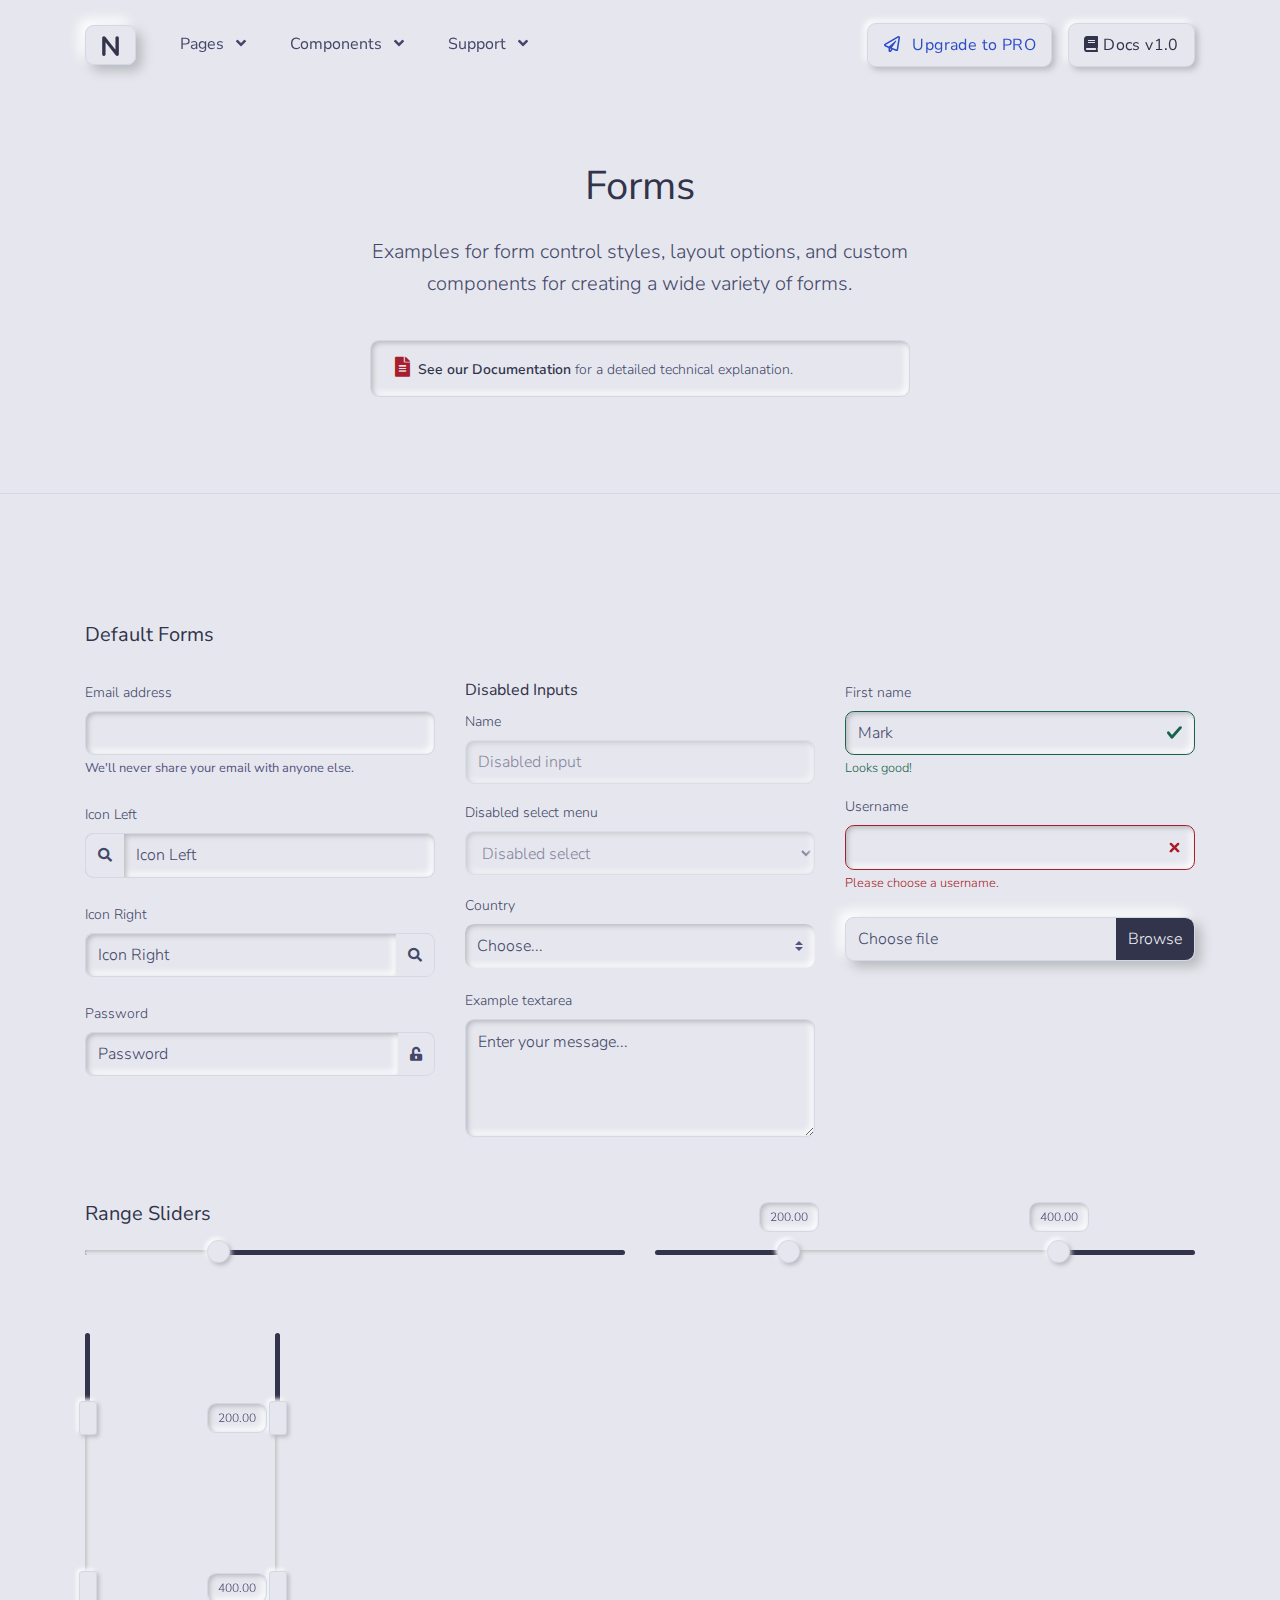
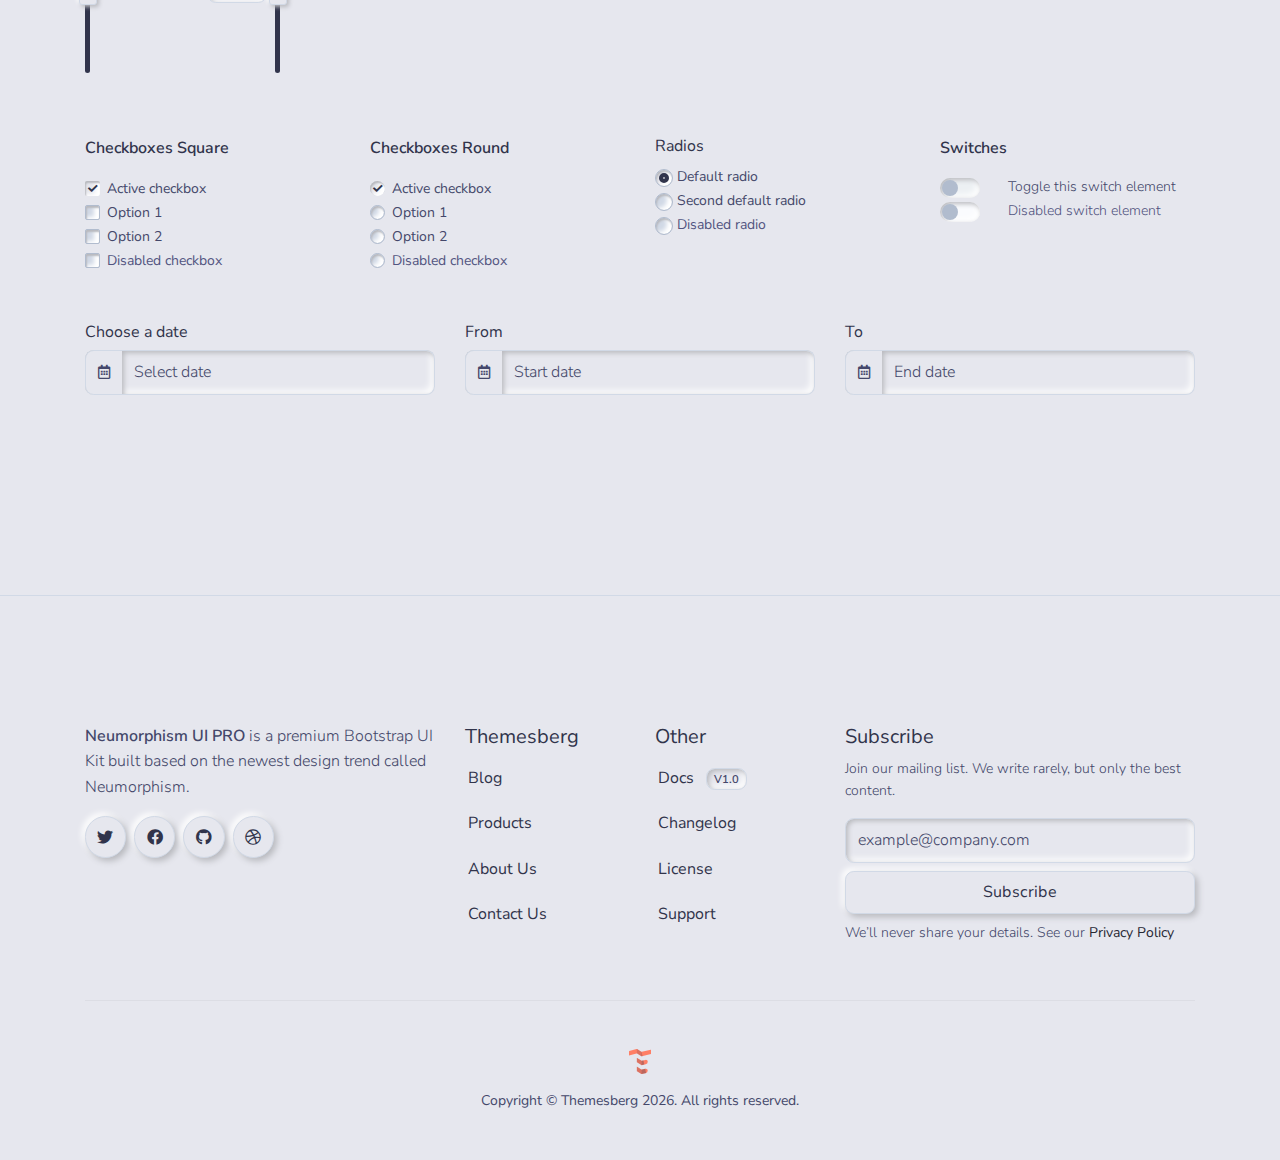
<file: html/components/forms.html>
<!--

=========================================================
* Neumorphism UI - v1.0.0
=========================================================

* Product Page: https://themesberg.com/product/ui-kits/neumorphism-ui
* Copyright 2020 Themesberg MIT LICENSE (https://www.themesberg.com/licensing#mit)

* Coded by https://themesberg.com

=========================================================

* The above copyright notice and this permission notice shall be included in all copies or substantial portions of the Software.

-->
<!DOCTYPE html>
<html lang="en">

<head>
    <meta http-equiv="Content-Type" content="text/html; charset=utf-8" />
<!-- Primary Meta Tags -->
<title>Neumorphism Components - Forms</title>
<meta name="viewport" content="width=device-width, initial-scale=1, shrink-to-fit=no">
<meta name="title" content="Neumorphism Components - Forms">
<meta name="author" content="Themesberg">

<link rel="canonical" href="https://themesberg.com/product/ui-kits/neumorphism-ui/" />

<!--  Social tags -->
<meta name="keywords" content="neumorphism, neumorphism ui, neomorphism, neomorphism ui, neomorphism css, neumorphism css, neumorph, neumorphic, design system, login, form, table, tables, card, cards, navbar, modal, icons, icons, map, chat, carousel, menu, datepicker, gallery, slider, date, social, dropdown, search, tab, nav, footer, date picker, forms, tabs, time, button, select, input, timeline, cart, about us, account, log in, blog, profile, portfolio, landing page, ecommerce, shop, landing, register, app, contact, one page, sign up, signup, store, bootstrap 4, bootstrap4, dashboard, bootstrap 4 dashboard, bootstrap 4 design, bootstrap 4 system, bootstrap 4, bootstrap 4 uit kit, bootstrap 4 kit, themesberg, html kit, html css template, web template, bootstrap, bootstrap 4, css3 template, frontend, responsive bootstrap template, bootstrap ui kit, responsive ui kit">
<meta name="description" content="Start developing neumorphic web applications and pages using Neumorphism UI. It features over 100 individual components and 5 example pages.">

<!-- Schema.org markup for Google+ -->
<meta itemprop="name" content="Neumorphism UI by Themesberg">
<meta itemprop="description" content="Start developing neumorphic web applications and pages using Neumorphism UI. It features over 100 individual components and 5 example pages.">
<meta itemprop="image" content="https://themesberg.s3.us-east-2.amazonaws.com/public/products/neumorphism-ui/neumorphism-thumbnail.jpg">

<!-- Twitter Card data -->
<meta name="twitter:card" content="product">
<meta name="twitter:site" content="@themesberg">
<meta name="twitter:title" content="Neumorphism UI by Themesberg">
<meta name="twitter:description" content="Start developing neumorphic web applications and pages using Neumorphism UI. It features over 100 individual components and 5 example pages.">
<meta name="twitter:creator" content="@themesberg">
<meta name="twitter:image" content="https://themesberg.s3.us-east-2.amazonaws.com/public/products/neumorphism-ui/neumorphism-thumbnail.jpg">

<!-- Open Graph data -->
<meta property="fb:app_id" content="214738555737136">
<meta property="og:title" content="Neumorphism UI by Themesberg" />
<meta property="og:type" content="article" />
<meta property="og:url" content="https://demo.themesberg.com/neumorphism-ui/" />
<meta property="og:image" content="https://themesberg.s3.us-east-2.amazonaws.com/public/products/neumorphism-ui/neumorphism-thumbnail.jpg"/>
<meta property="og:description" content="Start developing neumorphic web applications and pages using Neumorphism UI. It features over 100 individual components and 5 example pages." />
<meta property="og:site_name" content="Themesberg" />

<!-- Favicon -->
<link rel="apple-touch-icon" sizes="120x120" href="../../assets/img/favicon/apple-touch-icon.png">
<link rel="icon" type="image/png" sizes="32x32" href="../../assets/img/favicon/favicon-32x32.png">
<link rel="icon" type="image/png" sizes="16x16" href="../../assets/img/favicon/favicon-16x16.png">
<link rel="manifest" href="../../assets/img/favicon/site.webmanifest">
<link rel="mask-icon" href="../../assets/img/favicon/safari-pinned-tab.svg" color="#ffffff">
<meta name="msapplication-TileColor" content="#ffffff">
<meta name="theme-color" content="#ffffff">

<!-- Fontawesome -->
<link type="text/css" href="../../vendor/@fortawesome/fontawesome-free/css/all.min.css" rel="stylesheet">

<!-- Pixel CSS -->
<link type="text/css" href="../../css/neumorphism.css" rel="stylesheet">

<!-- NOTICE: You can use the _analytics.html partial to include production code specific code & trackers -->

</head>

<body>
    <header class="header-global">
    <nav id="navbar-main" aria-label="Primary navigation" class="navbar navbar-main navbar-expand-lg navbar-theme-primary headroom navbar-light">
        <div class="container position-relative">
            <a class="navbar-brand shadow-soft py-2 px-3 rounded border border-light mr-lg-4" href="../../index.html">
                <img class="navbar-brand-dark" src="../../assets/img/brand/dark.svg" alt="Logo light">
                <img class="navbar-brand-light" src="../../assets/img/brand/dark.svg" alt="Logo dark">
            </a>
            <div class="navbar-collapse collapse" id="navbar_global">
                <div class="navbar-collapse-header">
                    <div class="row">
                        <div class="col-6 collapse-brand">
                            <a href="../../index.html" class="navbar-brand shadow-soft py-2 px-3 rounded border border-light">
                                <img src="../../assets/img/brand/dark.svg" alt="Themesberg logo">
                            </a>
                        </div>
                        <div class="col-6 collapse-close">
                            <a href="#navbar_global" class="fas fa-times" data-toggle="collapse" data-target="#navbar_global" aria-controls="navbar_global" aria-expanded="false" title="close" aria-label="Toggle navigation"></a>
                        </div>
                    </div>
                </div>
                <ul class="navbar-nav navbar-nav-hover align-items-lg-center">
                    <li class="nav-item dropdown">
                        <a href="#" class="nav-link" data-toggle="dropdown" >
                            <span class="nav-link-inner-text">Pages</span>
                            <span class="fas fa-angle-down nav-link-arrow ml-2"></span>
                        </a>
                        <ul class="dropdown-menu">
                            <li><a class="dropdown-item" href="../../html/pages/about.html">About</a></li>
                            <li><a class="dropdown-item" href="../../html/pages/pricing.html">Pricing</a></li>
                            <li><a class="dropdown-item" href="../../html/pages/contact.html">Contact</a></li>
                            <li><a class="dropdown-item" href="../../html/pages/sign-in.html">Sign in</a></li>
                            <li><a class="dropdown-item" href="../../html/pages/sign-up.html">Sign up</a></li>
                        </ul>
                    </li>
                    <li class="nav-item dropdown mega-dropdown">
                        <a href="#" class="nav-link" data-toggle="dropdown" >
                            <span class="nav-link-inner-text">Components</span>
                            <span class="fas fa-angle-down nav-link-arrow ml-2"></span>
                        </a>
                        <div class="dropdown-menu">
                            <div class="row">
                                <div class="col-lg-6 inside-bg d-none d-lg-block">
                                    <div class="justify-content-center bg-primary text-white">
                                        <div class="px-6 pb-5 pt-3">
                                            <img src="../../assets/img/megamenu-image.jpg" alt="Pixel Components">
                                        </div>
                                        <div class="z-2 pb-4 text-center">
                                            <a href="../../html/components/all.html"  class="btn btn-primary mb-2 mb-sm-0 mr-3 text-secondary">
                                                <span class="mr-1"><span class="fas fa-th-large"></span></span>
                                                All components
                                            </a>
                                            <a href="https://themesberg.com/docs/neumorphism-ui/components/alerts" target="_blank" class="btn btn-primary mb-2 mb-sm-0">
                                                <span class="mr-1"><span class="fas fa-book"></span></span>
                                                Docs v1.0
                                            </a>
                                        </div>
                                    </div>
                                </div>
                                <div class="col pl-0">
                                    <ul class="list-style-none">
                                        <li><a class="dropdown-item" href="../../html/components/accordions.html">Accordions</a></li>
                                        <li><a class="dropdown-item" href="../../html/components/alerts.html">Alerts</a></li>
                                        <li><a class="dropdown-item" href="../../html/components/badges.html">Badges</a></li>
                                        <li><a class="dropdown-item" href="../../html/components/bootstrap-carousels.html">Bootstrap Carousels</a></li>
                                        <li><a class="dropdown-item" href="../../html/components/breadcrumbs.html">Breadcrumbs</a></li>
                                        <li><a class="dropdown-item" href="../../html/components/buttons.html">Buttons</a></li>
                                        <li><a class="dropdown-item d-flex align-items-center justify-content-between" href="https://themesberg.com/docs/neumorphism-ui/plugins/jquery-counters/" target="_blank">Counters <span class="badge badge-dark ml-3">Pro</span></a></li>
                                        <li><a class="dropdown-item" href="../../html/components/cards.html">Cards</a></li>
                                        <li><a class="dropdown-item d-flex align-items-center justify-content-between" href="https://themesberg.com/docs/neumorphism-ui/components/e-commerce/" target="_blank">E-commerce <span class="badge badge-dark ml-3">Pro</span></a></li>
                                    </ul>
                                </div>
                                <div class="col pl-0">
                                    <ul class="list-style-none">
                                        <li><a class="dropdown-item" href="../../html/components/forms.html">Forms</a></li>
                                        <li><a class="dropdown-item d-flex align-items-center justify-content-between" href="https://themesberg.com/docs/neumorphism-ui/components/icon-boxes/" target="_blank">Icon Boxes <span class="badge badge-dark ml-3">Pro</span></a></li>
                                        <li><a class="dropdown-item" href="../../html/components/modals.html">Modals</a></li>
                                        <li><a class="dropdown-item" href="../../html/components/navs.html">Navs</a></li>
                                        <li><a class="dropdown-item d-flex align-items-center justify-content-between" href="https://themesberg.com/docs/neumorphism-ui/plugins/owl-carousel/" target="_blank">Owl Carousels <span class="badge badge-dark ml-3">Pro</span></a></li>
                                        <li><a class="dropdown-item" href="../../html/components/pagination.html">Pagination</a></li>
                                        <li><a class="dropdown-item" href="../../html/components/popovers.html">Popovers</a></li>
                                        <li><a class="dropdown-item" href="../../html/components/progress-bars.html">Progress Bars</a></li>

                                    </ul>
                                </div>
                                <div class="col pl-0">
                                    <ul class="list-style-none">
                                        <li><a class="dropdown-item d-flex align-items-center justify-content-between" href="https://themesberg.com/docs/neumorphism-ui/components/icon-boxes/#steps" target="_blank">Steps <span class="badge badge-dark ml-3">Pro</span></a></li>
                                        <li><a class="dropdown-item" href="../../html/components/tables.html">Tables</a></li>
                                        <li><a class="dropdown-item" href="../../html/components/tabs.html">Tabs</a> </li>
                                        <li><a class="dropdown-item" href="../../html/components/toasts.html">Toasts</a> </li>
                                        <li><a class="dropdown-item d-flex align-items-center justify-content-between" href="https://themesberg.com/docs/neumorphism-ui/components/timelines/" target="_blank">Timelines <span class="badge badge-dark ml-3">Pro</span></a></li>
                                        <li><a class="dropdown-item" href="../../html/components/tooltips.html">Tooltips</a></li>
                                        <li><a class="dropdown-item" href="../../html/components/typography.html">Typography</a></li>
                                        <li><a class="dropdown-item d-flex align-items-center justify-content-between" href="https://demo.themesberg.com/neumorphism-ui-pro/html/components/widgets.html" target="_blank">Widgets <span class="badge badge-dark ml-3">Pro</span></a></li>
                                    </ul>
                                </div>
                            </div>
                        </div>
                    </li>
                    <li class="nav-item dropdown">
                        <a href="#" class="nav-link" data-toggle="dropdown" >
                            <span class="nav-link-inner-text">Support</span>
                            <span class="fas fa-angle-down nav-link-arrow ml-2"></span>
                        </a>
                        <div class="dropdown-menu dropdown-menu-lg">
                            <div class="col-auto px-0" data-dropdown-content>
                                <div class="list-group list-group-flush">
                                    <a href="https://themesberg.com/docs/neumorphism-ui/getting-started/quick-start/" target="_blank" class="list-group-item list-group-item-action d-flex align-items-center p-0 py-3 px-lg-4">
                                        <span class="icon icon-sm icon-secondary"><span class="fas fa-file-alt"></span></span>
                                        <div class="ml-4">
                                            <span class="text-dark d-block">Documentation<span class="badge badge-sm badge-secondary ml-2">v1.0</span></span>
                                            <span class="small">Examples and guides</span>
                                        </div>
                                    </a>
                                    <a href="https://github.com/themesberg/th-neumorphism-ui-pro/issues" target="_blank" class="list-group-item list-group-item-action d-flex align-items-center p-0 py-3 px-lg-4">
                                        <span class="icon icon-sm icon-secondary"><span class="fas fa-microphone-alt"></span></span>
                                        <div class="ml-4">
                                            <span class="text-dark d-block">Support</span>
                                            <span class="small">Looking for answers? Ask us!</span>
                                        </div>
                                    </a>
                                </div>
                            </div>
                        </div>
                    </li>
                </ul>
            </div>
            <div class="d-flex align-items-center">
                <a href="https://themesberg.com/product/ui-kits/neumorphism-ui-pro" target="_blank" class="btn btn-primary text-secondary mr-3"><i class="far fa-paper-plane mr-2"></i> Upgrade to PRO</a>
                <a href="https://themesberg.com/docs/neumorphism-ui/getting-started/quick-start/" target="_blank" class="btn btn-primary d-none d-md-inline-block"><i class="fas fa-book"></i> Docs v1.0</a>
                <button class="navbar-toggler ml-2" type="button" data-toggle="collapse" data-target="#navbar_global" aria-controls="navbar_global" aria-expanded="false" aria-label="Toggle navigation">
                    <span class="navbar-toggler-icon"></span>
                </button>
            </div>
        </div>
    </nav>
</header>
    <main>
        <!-- Hero -->
       <!-- Hero -->
       <div class="section-header pb-6 bg-primary overflow-hidden text-center border-bottom border-light">
        <div class="container z-2">
            <div class="row mb-4 justify-content-center">
                <div class="col-12 col-md-8 col-lg-7">
                    <h1 class="display-3 mb-4">Forms</h1>
                    <p class="lead">Examples for form control styles, layout options, and custom components for creating a wide variety of forms.</p>
                </div>
            </div>
            <div class="row justify-content-center">
                <div class="col-12 col-md-10 col-lg-6">
                    <div class="alert shadow-inset">
                        <div class="d-flex">
                            <div class="alert-inner--text">
                                <span class="icon text-danger icon-xs mr-2 mr-md-1"><span class="fas fa-file-alt"></span></span>
                                <a target="_blank" href="https://themesberg.com/docs/neumorphism-ui/components/forms/">See our Documentation</a> for a detailed technical explanation.
                            </div>
                        </div>
                    </div>
                </div>
            </div>
        </div>
    </div>
    <!-- End of Hero -->

    <div class="section section-lg bg-primary text-dark pb-0">
    <div class="container">
        <!-- Title -->
        <div class="row">
            <div class="col">
                <h2 class="h5">Default Forms</h2>
            </div>
        </div>
        <!-- End of Title -->
    </div>
</div>

<!-- Section -->
<div class="section section-lg pt-4">
    <div class="container">
        <div class="row mb-4 mb-lg-5">
            <div class="col-lg-4 col-sm-6">
                <!-- Form -->
                <div class="form-group mb-4">
                    <label for="exampleInputEmail67">Email address</label>
                    <input type="email" class="form-control" id="exampleInputEmail67" aria-describedby="emailHelp">
                    <small id="emailHelp" class="form-text text-muted">We'll never share your email with anyone else.</small>
                </div>
                <!-- End of Form -->
                <!-- Form -->
                <div class="form-group">
                    <label for="exampleInputIcon1">Icon Left</label>
                    <div class="input-group mb-4">
                        <div class="input-group-prepend">
                            <span class="input-group-text"><span class="fas fa-search"></span></span>
                        </div>
                        <input class="form-control" id="exampleInputIcon1" placeholder="Icon Left" type="text" aria-label="Input with icon left">
                    </div>
                </div>
                <!-- End of Form -->
                <!-- Form -->
                <div class="form-group">
                    <label for="exampleInputIcon2">Icon Right</label>
                    <div class="input-group mb-4">
                        <input class="form-control" id="exampleInputIcon2" placeholder="Icon Right" aria-label="Input group" type="text">
                        <div class="input-group-append">
                            <span class="input-group-text"><span class="fas fa-search"></span></span>
                        </div>
                    </div>
                </div>
                <!-- End of Form -->
                <!-- Form -->
                <div class="form-group">
                    <label for="exampleInputPassword1">Password</label>
                    <div class="input-group mb-4">
                        <input class="form-control" id="exampleInputPassword1" placeholder="Password" type="password" aria-label="Password">
                        <div class="input-group-append">
                            <span class="input-group-text"><span class="fas fa-unlock-alt"></span></span>
                        </div>
                    </div>
                </div>
                <!-- End of Form -->
            </div>
            <div class="col-lg-4 col-sm-6">
                <!-- Form -->
                <fieldset disabled>
                    <legend class="h6">Disabled Inputs</legend>
                    <div class="form-group">
                        <label for="disabledTextInput">Name</label>
                        <input type="text" id="disabledTextInput" class="form-control" placeholder="Disabled input">
                    </div>
                    <div class="form-group">
                        <label for="disabledSelect">Disabled select menu</label>
                        <select id="disabledSelect" class="form-control">
                        <option>Disabled select</option>
                        </select>
                    </div>
                </fieldset>
                <!-- End of Form -->
                <!-- Form -->
                <div class="form-group">
                    <label class="my-1 mr-2" for="inlineFormCustomSelectPref">Country</label>
                    <select class="custom-select my-1 mr-sm-2" id="inlineFormCustomSelectPref">
                        <option selected>Choose...</option>
                        <option value="1">United States</option>
                        <option value="2">Germany</option>
                        <option value="3">Canada</option>
                    </select>
                </div>
                <!-- End of Form -->
                <!-- Form -->
                <div class="form-group">
                    <label for="exampleFormControlTextarea1">Example textarea</label>
                    <textarea class="form-control" placeholder="Enter your message..." id="exampleFormControlTextarea1" rows="4"></textarea>
                  </div>
                <!-- End of Form -->
            </div>
            <div class="col-lg-4 col-sm-6">
                <!-- Form -->
                <div class="form-group">
                    <label for="validationServer01">First name</label>
                    <input type="text" class="form-control is-valid" id="validationServer01" value="Mark" required>
                    <div class="valid-feedback">
                      Looks good!
                    </div>                
                </div>
                <!-- End of Form -->
                <!-- Form -->
                <div class="form-group mb-4">
                    <label for="validationServerUsername">Username</label>
                    <input type="text" class="form-control is-invalid" id="validationServerUsername" required>
                    <div class="invalid-feedback">
                      Please choose a username.
                    </div>               
                </div>
                <!-- End of Form -->
                <!-- Form -->
                <div class="custom-file">
                    <input type="file" class="custom-file-input" id="customFile" aria-label="File upload">
                    <label class="custom-file-label" for="customFile">Choose file</label>
                </div>
                <!-- End of Form -->
            </div>
        </div>
        <h3 class="h5">Range Sliders</h3>
        <div class="row mb-4 mb-lg-5">
            <div class="col-lg-6 col-sm-6">
                <!-- Simple slider -->
                <div class="input-slider-container">
                    <div id="input-slider-forms" class="input-slider" data-range-value-min="100" data-range-value-max="500"></div>
                    <!-- Input slider values -->
                    <div class="row mt-3 d-none">
                        <div class="col-6">
                            <span class="range-slider-value" data-range-value-low="200"></span>
                        </div>
                    </div>
                </div>
                <!-- End of Slider -->
            </div>
            <!-- Range slider -->
            <div class="col-lg-6 col-sm-6">
                <!-- Range slider container -->
                <div id="input-slider-range" data-range-value-min="100" data-range-value-max="500"></div>
                <!-- Range slider values -->
                <div class="row d-none">
                    <div class="col-6">
                        <span class="range-slider-value value-low" data-range-value-low="200" id="input-slider-range-value-low"></span>
                    </div>
                    <div class="col-6 text-right">
                        <span class="range-slider-value value-high" data-range-value-high="400" id="input-slider-range-value-high"></span>
                    </div>
                </div>
                <!-- End of range slider values -->
            </div>
        </div>
        <div class="row mb-4 mb-lg-5">
            <div class="col-3 col-lg-2">
                <!-- Range slider container -->
                <div id="input-slider-vertical-1" data-range-value-min="100" data-range-value-max="500"></div>
                <!-- Range slider values -->
                <div class="row d-none">
                    <div class="col-6">
                        <span class="range-slider-value value-low" data-range-value-low="200" id="input-slider-range-value-low-3"></span>
                    </div>
                    <div class="col-6 text-right">
                        <span class="range-slider-value value-high" data-range-value-high="400" id="input-slider-range-value-high-3"></span>
                    </div>
                </div>
                <!-- End of range slider values -->
            </div>
            <div class="col-3 col-lg-2">
                <!-- Range slider container -->
                <div id="input-slider-vertical-2" data-range-value-min="100" data-range-value-max="500"></div>
                <!-- Range slider values -->
                <div class="row d-none">
                    <div class="col-6">
                        <span class="range-slider-value value-low" data-range-value-low="200" id="input-slider-range-value-low-4"></span>
                    </div>
                    <div class="col-6 text-right">
                        <span class="range-slider-value value-high" data-range-value-high="400" id="input-slider-range-value-high-4"></span>
                    </div>
                </div>
                <!-- End of range slider values -->
            </div>
        </div>
        <div class="row mb-5">
            <div class="col-lg-3 col-md-6">
                <!-- Checkboxes -->
                <div class="mb-3">
                    <span class="h6 font-weight-bold">Checkboxes Square</span>
                </div>
                <div class="form-check square-check">
                    <input class="form-check-input" type="checkbox" value="" id="defaultCheck111" checked>
                    <label class="form-check-label" for="defaultCheck111">
                      Active checkbox
                    </label>
                </div>
                <div class="form-check square-check">
                    <input class="form-check-input" type="checkbox" value="" id="defaultCheck222">
                    <label class="form-check-label" for="defaultCheck222">
                      Option 1 
                    </label>
                </div>
                <div class="form-check square-check">
                    <input class="form-check-input" type="checkbox" value="" id="defaultCheck333">
                    <label class="form-check-label" for="defaultCheck333">
                        Option 2 
                    </label>
                </div>
                <div class="form-check square-check">
                    <input class="form-check-input" type="checkbox" value="" id="defaultCheck444" disabled>
                    <label class="form-check-label" for="defaultCheck444">
                      Disabled checkbox
                    </label>
                </div>
            </div>
            <div class="col-lg-3 col-md-6">
                <!-- Checkboxes -->
                <div class="mb-3">
                    <span class="h6 font-weight-bold">Checkboxes Round</span>
                </div>
                <div class="form-check">
                    <input class="form-check-input" type="checkbox" value="" id="defaultCheck555" checked>
                    <label class="form-check-label" for="defaultCheck555">
                      Active checkbox
                    </label>
                </div>
                <div class="form-check">
                    <input class="form-check-input" type="checkbox" value="" id="defaultCheck666">
                    <label class="form-check-label" for="defaultCheck666">
                        Option 1 
                    </label>
                </div>
                <div class="form-check">
                    <input class="form-check-input" type="checkbox" value="" id="defaultCheck777">
                    <label class="form-check-label" for="defaultCheck777">
                        Option 2 
                    </label>
                </div>
                <div class="form-check">
                    <input class="form-check-input" type="checkbox" value="" id="defaultCheck888" disabled>
                    <label class="form-check-label" for="defaultCheck888">
                      Disabled checkbox
                    </label>
                </div>
            </div>
            <div class="col-lg-3 col-sm-6 mt-4 mt-md-0">
                <!-- Radio -->
                <fieldset>
                    <legend class="h6">Radios</legend>
                    <div class="form-check">
                        <input class="form-check-input" type="radio" name="exampleRadios" id="exampleRadios1" value="option1" checked>
                        <label class="form-check-label" for="exampleRadios1">
                          Default radio
                        </label>
                      </div>
                      <div class="form-check">
                        <input class="form-check-input" type="radio" name="exampleRadios" id="exampleRadios2" value="option2">
                        <label class="form-check-label" for="exampleRadios2">
                          Second default radio
                        </label>
                      </div>
                      <div class="form-check">
                        <input class="form-check-input" type="radio" name="exampleRadios" id="exampleRadios3" value="option3" disabled>
                        <label class="form-check-label" for="exampleRadios3">
                          Disabled radio
                        </label>
                      </div>
                    <!-- End of Radio -->
                </fieldset>
            </div>
            <div class="col-lg-3 col-sm-6 mt-4 mt-md-0">
                <div class="mb-3">
                    <span class="h6 font-weight-bold">Switches</span>
                </div>
                <div class="custom-control custom-switch">
                    <input type="checkbox" class="custom-control-input" id="customSwitch1">
                    <label class="custom-control-label" for="customSwitch1">Toggle this switch element</label>
                    </div>
                    <div class="custom-control custom-switch">
                    <input type="checkbox" class="custom-control-input" disabled id="customSwitch2">
                    <label class="custom-control-label" for="customSwitch2">Disabled switch element</label>
                </div>
            </div>
        </div>
        <div class="row mb-4 mb-lg-5">
            <div class="col-12 col-md-4">
                <!-- Form -->
                <div class="form-group">
                    <label class="h6" for="exampleInputDate1">Choose a date</label>
                    <div class="input-group mb-4">
                        <div class="input-group-prepend">
                            <span class="input-group-text"><span class="far fa-calendar-alt"></span></span>
                        </div>
                        <input class="form-control datepicker" id="exampleInputDate1" placeholder="Select date" type="text" aria-label="Date with icon left">
                    </div>
                </div>
                <!-- End of Form -->
            </div>
            <div class="col-12 col-md-8">
                <!-- Form -->
                <div class="input-daterange datepicker row align-items-center">
                    <div class="col">
                        <label class="h6" for="exampleInputDate2">From</label>
                        <div class="form-group">
                            <div class="input-group input-group-border">
                                <div class="input-group-prepend"><span class="input-group-text"><span class="far fa-calendar-alt"></span></span></div>
                                <input class="form-control datepicker" id="exampleInputDate2" placeholder="Start date" type="text">
                            </div>
                        </div>
                    </div>
                    <div class="col">
                        <div class="form-group">
                            <label class="h6" for="exampleInputDate3">To</label>
                            <div class="input-group input-group-border">
                                <div class="input-group-prepend"><span class="input-group-text"><span class="far fa-calendar-alt"></span></span></div>
                                <input class="form-control datepicker" id="exampleInputDate3" placeholder="End date" type="text">
                            </div>
                        </div>
                    </div>
                </div>
                <!-- End of Form -->
            </div>
        </div>
    </div>
</div>
<!-- End of Section -->

    </main>
    <footer class="d-flex pb-5 pt-6 pt-md-7 border-top border-light bg-primary">
    <div class="container">
        <div class="row">
            <div class="col-lg-4">
                <p><strong>Neumorphism UI PRO</strong> is a premium Bootstrap UI Kit built based on the newest design trend called Neumorphism.</p>
                <ul class="d-flex list-unstyled mb-5 mb-lg-0">
                    <li class="mr-2">
                        <a href="https://twitter.com/themesberg" target="_blank" class="btn btn-icon-only btn-pill btn-primary" aria-label="twitter social link"
                        data-toggle="tooltip" data-placement="top" title="Follow @themesberg on Twitter">
                            <span aria-hidden="true" class="fab fa-twitter"></span>
                        </a>
                    </li>
                    <li class="mr-2">
                        <a href="https://www.facebook.com/themesberg/" target="_blank" class="btn btn-icon-only btn-pill btn-primary" aria-label="facebook social link"
                        data-toggle="tooltip" data-placement="top" title="Like @themesberg on Facebook">
                            <span aria-hidden="true" class="fab fa-facebook"></span>
                        </a>
                    </li>
                    <li class="mr-2">
                        <a href="https://github.com/themesberg" target="_blank" class="btn btn-icon-only btn-pill btn-primary" aria-label="github social link"
                        data-toggle="tooltip" data-placement="top" title="Open source projects">
                            <span aria-hidden="true" class="fab fa-github"></span>
                        </a>
                    </li>
                    <li>
                        <a href="https://dribbble.com/themesberg" target="_blank" class="btn btn-icon-only btn-pill btn-primary" aria-label="dribbble social link"
                        data-toggle="tooltip" data-placement="top" title="Follow us on Dribbble">
                            <span aria-hidden="true" class="fab fa-dribbble"></span>
                        </a>
                    </li>
                </ul>
            </div>
            <div class="col-6 col-lg-2 mb-5 mb-lg-0">
                <h5>Themesberg</h5>
                <ul class="footer-links list-unstyled mt-2">
                    <li class="mb-1"><a class="p-2" target="_blank" href="https://themesberg.com/blog">Blog</a></li>
                    <li class="mb-1"><a class="p-2" target="_blank" href="https://themesberg.com/products">Products</a></li>
                    <li class="mb-1"><a class="p-2" target="_blank" href="https://themesberg.com/about">About Us</a></li>
                    <li><a class="p-2" target="_blank" href="https://themesberg.com/contact">Contact Us</a></li>
                </ul>
            </div>
            <div class="col-6 col-lg-2 mb-5 mb-lg-0">
                <h5>Other</h5>
                <ul class="footer-links list-unstyled mt-2">
                    <li class="mb-1"><a class="p-2" href="https://themesberg.com/docs/pixel-bootstrap/getting-started/overview/" target="_blank">Docs
                        <span class="badge badge-gray text-uppercase ml-2">v1.0</span></a>
                    </li>
                    <li class="mb-1">
                        <a class="p-2" href="https://themesberg.com/docs/pixel-bootstrap/getting-started/changelog" target="_blank">Changelog</a>
                    </li>
                    <li class="mb-1">
                        <a class="p-2" target="_blank" href="https://themesberg.com/licensing">License</a>
                    </li>
                    <li>
                        <a class="p-2" target="_blank" href="https://github.com/themesberg/pixel-bootstrap-ui-kit/issues">Support</a>
                    </li>
                </ul>
            </div>
            <div class="col-12 col-lg-4 mb-5 mb-lg-0">
                <h5>Subscribe</h5>
                <p class="text-gray font-small mt-2">Join our mailing list. We write rarely, but only the best content.</p>
                <form action="#">
                    <div class="form-row mb-2">
                        <div class="col-12">
                            <label class="h6 font-weight-normal d-none" for="exampleInputEmail3">Email address</label>
                            <input type="email" class="form-control mb-2" placeholder="example@company.com" name="email" aria-label="Subscribe form" id="exampleInputEmail3" required>
                        </div>
                        <div class="col-12">
                            <button type="submit" class="btn btn-primary btn-block" data-loading-text="Sending">
                                <span>Subscribe</span>
                            </button>
                        </div>
                    </div>
                </form>
                <p class="text-gray font-small m-0">We’ll never share your details. See our <a class="text-black" href="#">Privacy Policy</a></p>
            </div>
        </div>
        <hr class="my-5">
        <div class="row">
            <div class="col">
                <a href="https://themesberg.com" target="_blank" class="d-flex justify-content-center">
                    <img src="../../assets/img/themesberg.svg" height="25" class="mb-3" alt="Themesberg Logo">
                </a>
            <div class="d-flex text-center justify-content-center align-items-center" role="contentinfo">
                <p class="font-weight-normal font-small mb-0">Copyright © Themesberg
                    <span class="current-year">2020</span>. All rights reserved.</p>
                </div>
            </div>
        </div>
    </div>
</footer>

    <!-- Core -->
<script src="../../vendor/jquery/dist/jquery.min.js"></script>
<script src="../../vendor/popper.js/dist/umd/popper.min.js"></script>
<script src="../../vendor/bootstrap/dist/js/bootstrap.min.js"></script>
<script src="../../vendor/headroom.js/dist/headroom.min.js"></script>

<!-- Vendor JS -->
<script src="../../vendor/onscreen/dist/on-screen.umd.min.js"></script>
<script src="../../vendor/nouislider/distribute/nouislider.min.js"></script>
<script src="../../vendor/bootstrap-datepicker/dist/js/bootstrap-datepicker.min.js"></script>
<script src="../../vendor/waypoints/lib/jquery.waypoints.min.js"></script>
<script src="../../vendor/jarallax/dist/jarallax.min.js"></script>
<script src="../../vendor/jquery.counterup/jquery.counterup.min.js"></script>
<script src="../../vendor/jquery-countdown/dist/jquery.countdown.min.js"></script>
<script src="../../vendor/smooth-scroll/dist/smooth-scroll.polyfills.min.js"></script>
<script src="../../vendor/prismjs/prism.js"></script>

<script async defer src="https://buttons.github.io/buttons.js"></script>

<!-- Neumorphism JS -->
<script src="../../assets/js/neumorphism.js"></script>
</body>

</html>
</file>
